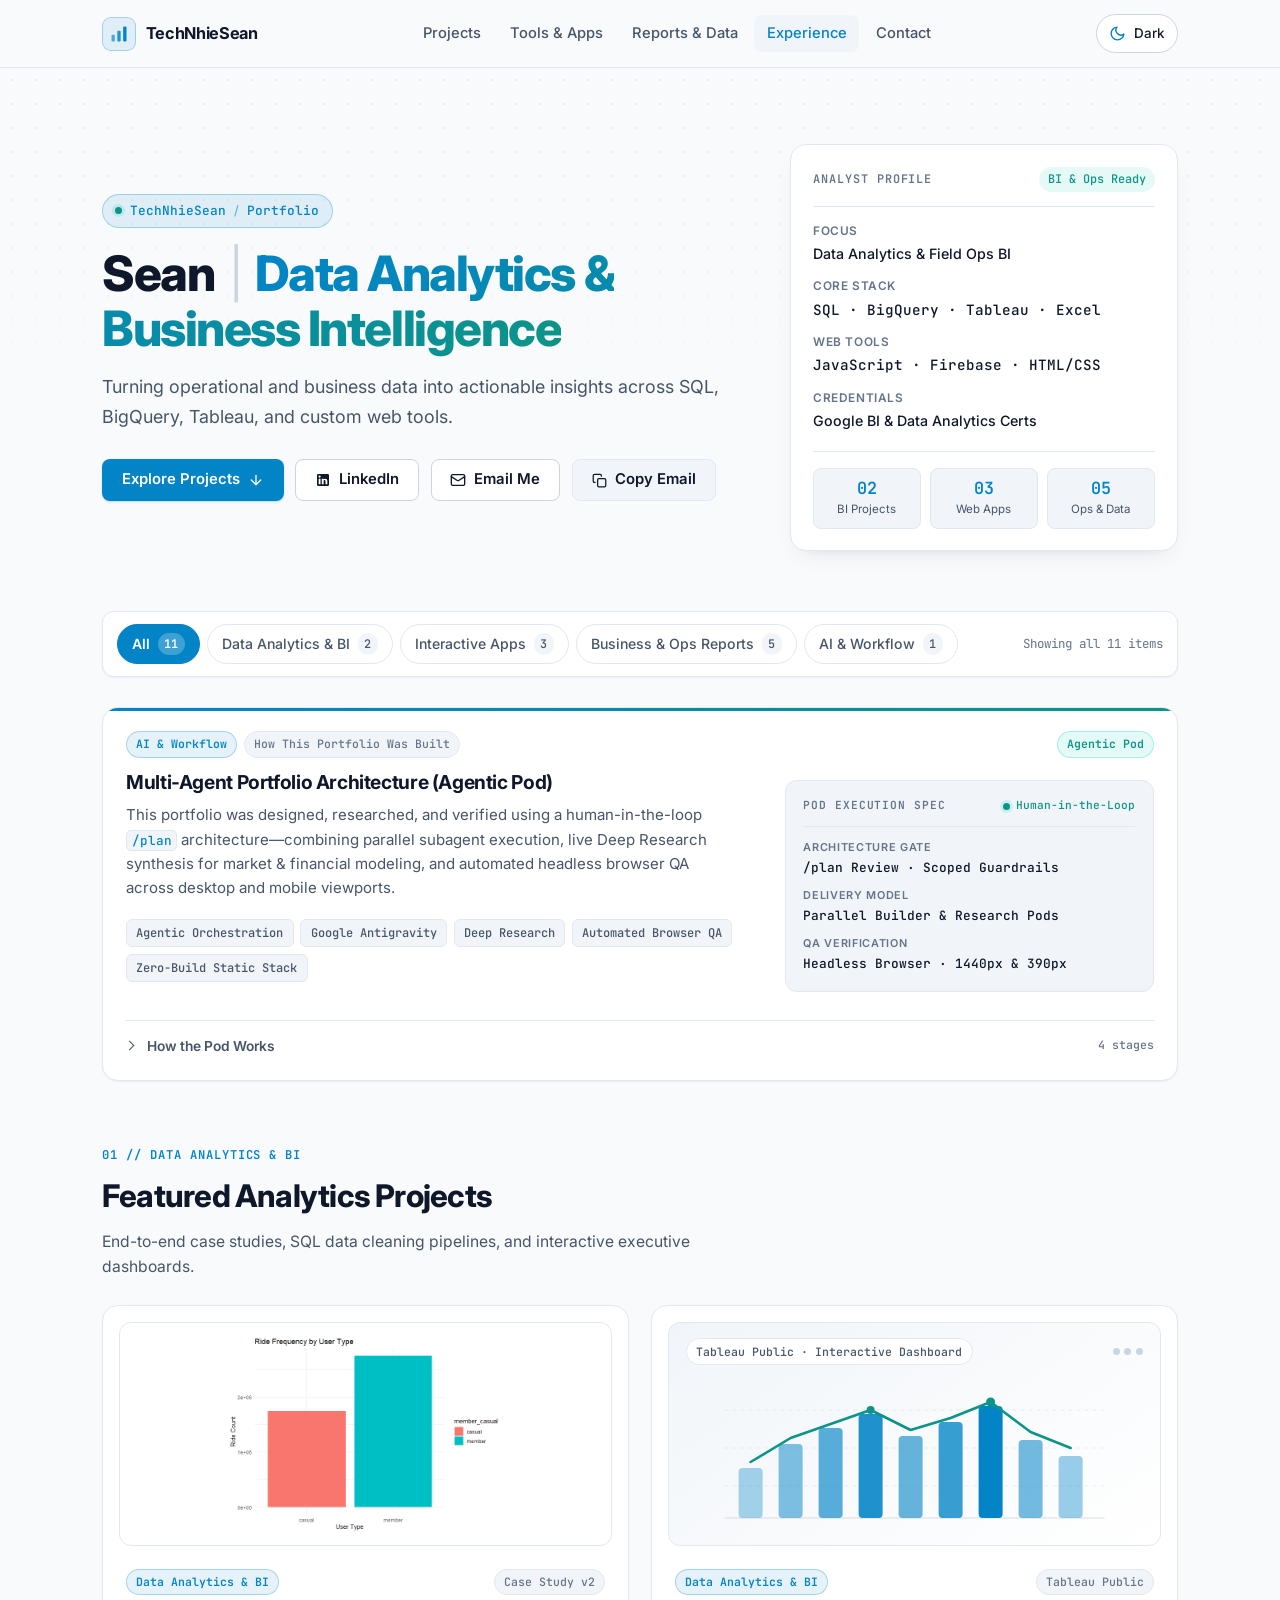
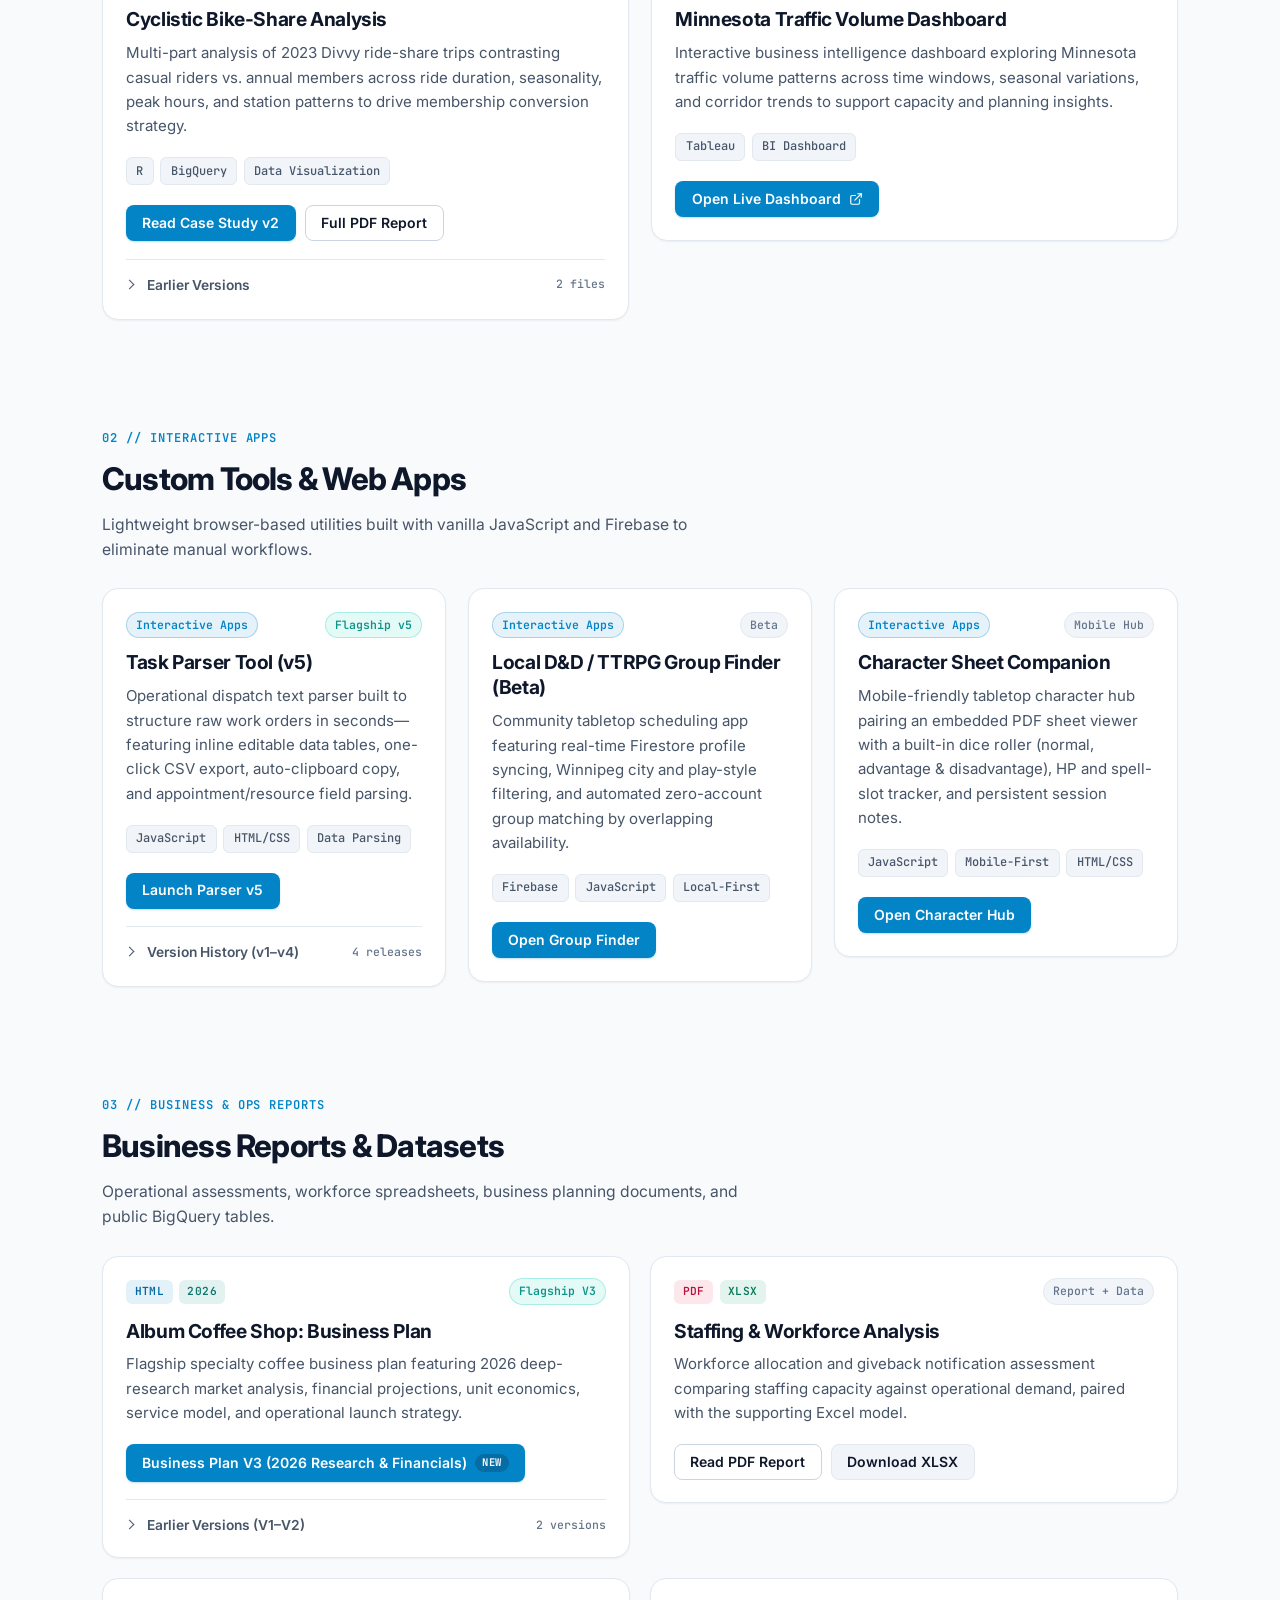
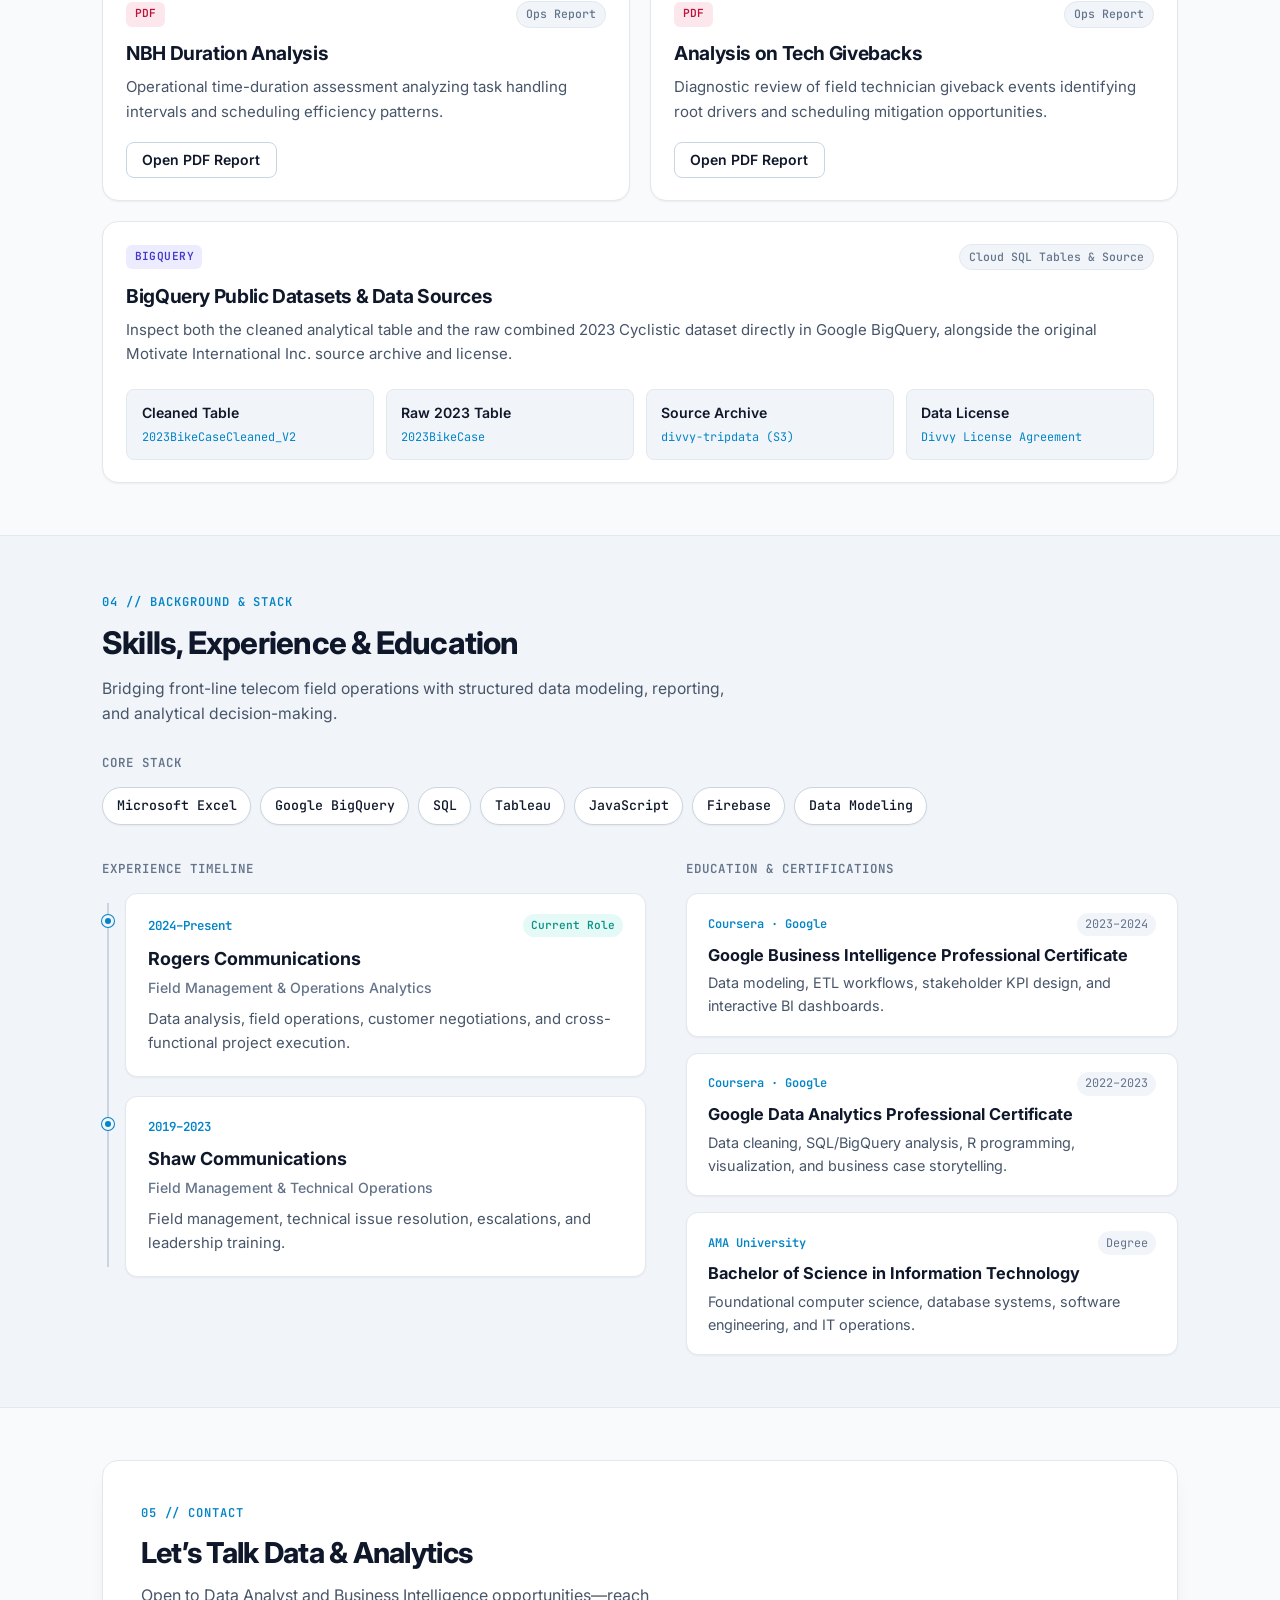
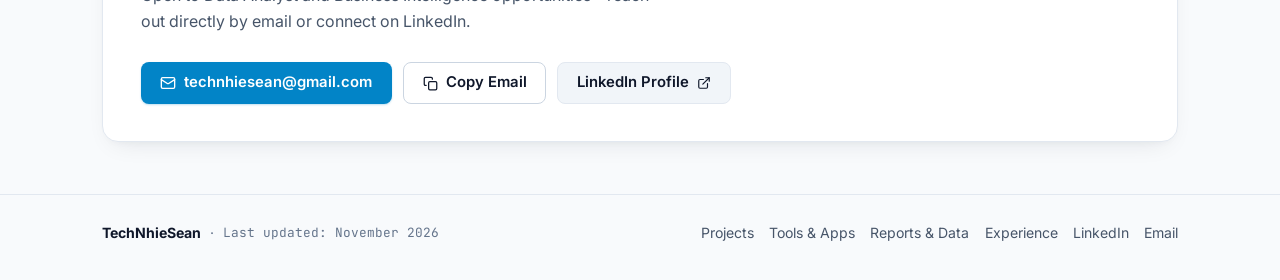
<file: index.html>
<!DOCTYPE html>
<html lang="en">
<head>
  <meta charset="UTF-8">
  <meta name="viewport" content="width=device-width, initial-scale=1.0">
  <title>TechNhieSean — Sean | Data Analytics &amp; Business Intelligence</title>
  <meta name="description" content="Sean's Data Analytics & Business Intelligence portfolio — turning operational and business data into actionable insights across SQL, BigQuery, Tableau, and custom web tools.">
  <meta property="og:title" content="TechNhieSean — Sean | Data Analytics & Business Intelligence">
  <meta property="og:description" content="Turning operational and business data into actionable insights across SQL, BigQuery, Tableau, and custom web tools.">
  <meta property="og:type" content="website">
  <meta property="og:url" content="https://technhiesean.github.io/index.html">
  <meta name="color-scheme" content="dark light">

  <!-- Fonts: Inter + JetBrains Mono -->
  <link rel="preconnect" href="https://fonts.googleapis.com">
  <link rel="preconnect" href="https://fonts.gstatic.com" crossorigin>
  <link href="https://fonts.googleapis.com/css2?family=Inter:wght@400;500;600;700;800&family=JetBrains+Mono:wght@400;500;600&display=swap" rel="stylesheet">

  <!-- Prevent theme flash before first paint -->
  <script>
    (function () {
      try {
        var saved = localStorage.getItem('portfolio-theme');
        if (saved !== 'dark' && saved !== 'light') {
          var legacy = localStorage.getItem('darkMode');
          if (legacy === '1') saved = 'dark';
          else if (legacy === '0') saved = 'light';
        }
        var theme = saved || (window.matchMedia && window.matchMedia('(prefers-color-scheme: dark)').matches ? 'dark' : 'light');
        document.documentElement.setAttribute('data-theme', theme);
      } catch (e) {
        document.documentElement.setAttribute('data-theme', 'dark');
      }
    })();
  </script>

  <link rel="stylesheet" href="portfolio.css">
</head>
<body id="top">
  <a class="skip-link" href="#main-content">Skip to main content</a>

  <!-- STICKY NAVIGATION -->
  <header class="site-header" id="site-header">
    <div class="container nav-inner">
      <a class="brand" href="#top" aria-label="TechNhieSean home">
        <span class="brand-mark" aria-hidden="true">
          <svg width="20" height="20" viewBox="0 0 24 24" fill="none">
            <rect x="3" y="13" width="4" height="8" rx="1.2" fill="currentColor" opacity="0.65"/>
            <rect x="10" y="8" width="4" height="13" rx="1.2" fill="currentColor" opacity="0.85"/>
            <rect x="17" y="3" width="4" height="18" rx="1.2" fill="currentColor"/>
          </svg>
        </span>
        <span class="brand-text">TechNhieSean</span>
      </a>

      <nav class="site-nav" id="site-nav" aria-label="Primary navigation">
        <a class="nav-link" href="#projects" data-nav-target="projects">Projects</a>
        <a class="nav-link" href="#tools-apps" data-nav-target="tools-apps">Tools &amp; Apps</a>
        <a class="nav-link" href="#reports-data" data-nav-target="reports-data">Reports &amp; Data</a>
        <a class="nav-link" href="#experience" data-nav-target="experience">Experience</a>
        <a class="nav-link" href="#contact" data-nav-target="contact">Contact</a>
      </nav>

      <div class="nav-actions">
        <button
          type="button"
          class="theme-toggle"
          id="theme-toggle"
          aria-label="Toggle dark and light mode"
          aria-pressed="false"
        >
          <span class="theme-icon theme-icon-sun" aria-hidden="true">
            <svg width="17" height="17" viewBox="0 0 24 24" fill="none" stroke="currentColor" stroke-width="2" stroke-linecap="round" stroke-linejoin="round">
              <circle cx="12" cy="12" r="4"/>
              <path d="M12 2v2M12 20v2M4.93 4.93l1.41 1.41M17.66 17.66l1.41 1.41M2 12h2M20 12h2M6.34 17.66l-1.41 1.41M19.07 4.93l-1.41 1.41"/>
            </svg>
          </span>
          <span class="theme-icon theme-icon-moon" aria-hidden="true">
            <svg width="17" height="17" viewBox="0 0 24 24" fill="none" stroke="currentColor" stroke-width="2" stroke-linecap="round" stroke-linejoin="round">
              <path d="M21 12.79A9 9 0 1 1 11.21 3 7 7 0 0 0 21 12.79z"/>
            </svg>
          </span>
          <span class="theme-label" id="theme-label">Theme</span>
        </button>

        <button
          type="button"
          class="nav-toggle"
          id="nav-toggle"
          aria-label="Toggle navigation menu"
          aria-expanded="false"
          aria-controls="site-nav"
        >
          <svg class="menu-icon-open" width="20" height="20" viewBox="0 0 24 24" fill="none" stroke="currentColor" stroke-width="2" stroke-linecap="round">
            <path d="M4 7h16M4 12h16M4 17h16"/>
          </svg>
          <svg class="menu-icon-close" width="20" height="20" viewBox="0 0 24 24" fill="none" stroke="currentColor" stroke-width="2" stroke-linecap="round">
            <path d="M6 6l12 12M18 6l-12 12"/>
          </svg>
        </button>
      </div>
    </div>
  </header>

  <main id="main-content">
    <!-- 1. HERO SECTION -->
    <section class="hero" aria-labelledby="hero-heading">
      <div class="hero-backdrop" aria-hidden="true"></div>
      <div class="container hero-grid">
        <div class="hero-copy">
          <div class="hero-eyebrow">
            <span class="status-dot" aria-hidden="true"></span>
            <span class="mono">TechNhieSean</span>
            <span class="eyebrow-sep" aria-hidden="true">/</span>
            <span class="mono">Portfolio</span>
          </div>

          <h1 id="hero-heading">
            Sean <span class="heading-divider" aria-hidden="true">|</span>
            <span class="heading-accent">Data Analytics &amp; Business Intelligence</span>
          </h1>

          <p class="hero-lead">
            Turning operational and business data into actionable insights across SQL, BigQuery, Tableau, and custom web tools.
          </p>

          <div class="hero-actions">
            <a class="btn btn-primary" href="#projects">
              <span>Explore Projects</span>
              <svg width="16" height="16" viewBox="0 0 24 24" fill="none" stroke="currentColor" stroke-width="2" stroke-linecap="round" stroke-linejoin="round" aria-hidden="true">
                <path d="M12 5v14M5 12l7 7 7-7"/>
              </svg>
            </a>

            <a class="btn btn-secondary" href="https://www.linkedin.com/in/technhiesean" target="_blank" rel="noopener noreferrer">
              <svg width="16" height="16" viewBox="0 0 24 24" fill="currentColor" aria-hidden="true">
                <path d="M19 3a2 2 0 0 1 2 2v14a2 2 0 0 1-2 2H5a2 2 0 0 1-2-2V5a2 2 0 0 1 2-2h14m-.5 15.5v-5.3a3.26 3.26 0 0 0-3.26-3.26c-.85 0-1.84.52-2.28 1.3v-1.11h-2.79v8.37h2.79v-4.93c0-.77.62-1.4 1.39-1.4a1.4 1.4 0 0 1 1.4 1.4v4.93h2.75M6.88 8.56a1.68 1.68 0 0 0 1.68-1.68c0-.93-.75-1.69-1.68-1.69a1.69 1.69 0 0 0-1.69 1.69c0 .93.76 1.68 1.69 1.68m1.39 9.94v-8.37H5.5v8.37h2.77z"/>
              </svg>
              <span>LinkedIn</span>
            </a>

            <a class="btn btn-secondary" href="mailto:technhiesean@gmail.com">
              <svg width="16" height="16" viewBox="0 0 24 24" fill="none" stroke="currentColor" stroke-width="2" stroke-linecap="round" stroke-linejoin="round" aria-hidden="true">
                <rect x="2" y="4" width="20" height="16" rx="2"/>
                <path d="m22 7-8.97 5.7a1.94 1.94 0 0 1-2.06 0L2 7"/>
              </svg>
              <span>Email Me</span>
            </a>

            <button
              type="button"
              class="btn btn-ghost copy-email-trigger"
              id="hero-copy-email"
              data-email="technhiesean@gmail.com"
              aria-label="Copy email address technhiesean@gmail.com"
            >
              <svg class="icon-copy" width="15" height="15" viewBox="0 0 24 24" fill="none" stroke="currentColor" stroke-width="2" stroke-linecap="round" stroke-linejoin="round" aria-hidden="true">
                <rect x="9" y="9" width="13" height="13" rx="2"/>
                <path d="M5 15H4a2 2 0 0 1-2-2V4a2 2 0 0 1 2-2h9a2 2 0 0 1 2 2v1"/>
              </svg>
              <svg class="icon-check" width="15" height="15" viewBox="0 0 24 24" fill="none" stroke="currentColor" stroke-width="2.4" stroke-linecap="round" stroke-linejoin="round" aria-hidden="true">
                <polyline points="20 6 9 17 4 12"/>
              </svg>
              <span class="copy-btn-text">Copy Email</span>
            </button>
          </div>
        </div>

        <aside class="hero-panel" aria-label="Portfolio overview">
          <div class="hero-panel-header">
            <span class="mono panel-title">ANALYST PROFILE</span>
            <span class="mono panel-status">BI &amp; Ops Ready</span>
          </div>
          <dl class="profile-metrics">
            <div class="metric-row">
              <dt>Focus</dt>
              <dd>Data Analytics &amp; Field Ops BI</dd>
            </div>
            <div class="metric-row">
              <dt>Core Stack</dt>
              <dd class="mono">SQL · BigQuery · Tableau · Excel</dd>
            </div>
            <div class="metric-row">
              <dt>Web Tools</dt>
              <dd class="mono">JavaScript · Firebase · HTML/CSS</dd>
            </div>
            <div class="metric-row">
              <dt>Credentials</dt>
              <dd>Google BI &amp; Data Analytics Certs</dd>
            </div>
          </dl>
          <div class="hero-panel-stats">
            <div class="stat-pill">
              <span class="stat-num mono">02</span>
              <span class="stat-label">BI Projects</span>
            </div>
            <div class="stat-pill">
              <span class="stat-num mono">03</span>
              <span class="stat-label">Web Apps</span>
            </div>
            <div class="stat-pill">
              <span class="stat-num mono">05</span>
              <span class="stat-label">Ops &amp; Data</span>
            </div>
          </div>
        </aside>
      </div>
    </section>

    <!-- 2. INTERACTIVE CATEGORY FILTER BAR -->
    <section class="filter-section" aria-label="Filter portfolio work by category">
      <div class="container">
        <div class="filter-bar">
          <div class="filter-pills" role="tablist" aria-label="Portfolio categories">
            <button type="button" class="filter-pill is-active" role="tab" aria-selected="true" data-filter="all">
              All <span class="pill-count mono">11</span>
            </button>
            <button type="button" class="filter-pill" role="tab" aria-selected="false" data-filter="analytics">
              Data Analytics &amp; BI <span class="pill-count mono">2</span>
            </button>
            <button type="button" class="filter-pill" role="tab" aria-selected="false" data-filter="apps">
              Interactive Apps <span class="pill-count mono">3</span>
            </button>
            <button type="button" class="filter-pill" role="tab" aria-selected="false" data-filter="reports">
              Business &amp; Ops Reports <span class="pill-count mono">5</span>
            </button>
            <button type="button" class="filter-pill" role="tab" aria-selected="false" data-filter="workflow">
              AI &amp; Workflow <span class="pill-count mono">1</span>
            </button>
          </div>
          <p class="filter-status mono" id="filter-status" aria-live="polite">Showing all 11 items</p>
        </div>
      </div>
    </section>

    <!-- 2B. FEATURED SHOWCASE: AGENTIC POD WORKFLOW -->
    <section class="work-group pod-callout-section" id="agentic-pod" data-group="workflow" aria-labelledby="pod-architecture-heading">
      <div class="container">
        <article class="card pod-card" data-category="workflow">
          <div class="card-body pod-card-body">
            <div class="card-meta-row">
              <div class="pod-meta-left">
                <span class="category-chip mono">AI &amp; Workflow</span>
                <span class="version-chip mono">How This Portfolio Was Built</span>
              </div>
              <span class="flagship-chip mono">Agentic Pod</span>
            </div>

            <div class="pod-card-layout">
              <div class="pod-card-copy">
                <h2 class="card-title pod-card-title" id="pod-architecture-heading">
                  Multi-Agent Portfolio Architecture (Agentic Pod)
                </h2>
                <p class="card-desc pod-card-desc">
                  This portfolio was designed, researched, and verified using a human-in-the-loop <code class="inline-code mono">/plan</code> architecture—combining parallel subagent execution, live Deep Research synthesis for market &amp; financial modeling, and automated headless browser QA across desktop and mobile viewports.
                </p>

                <ul class="badge-list pod-badge-list" aria-label="Agentic workflow technologies and practices">
                  <li class="badge mono">Agentic Orchestration</li>
                  <li class="badge mono">Google Antigravity</li>
                  <li class="badge mono">Deep Research</li>
                  <li class="badge mono">Automated Browser QA</li>
                  <li class="badge mono">Zero-Build Static Stack</li>
                </ul>
              </div>

              <aside class="pod-summary-panel" aria-label="Pod execution highlights">
                <div class="pod-summary-header">
                  <span class="mono pod-summary-title">POD EXECUTION SPEC</span>
                  <span class="pod-live-pill mono">
                    <span class="status-dot" aria-hidden="true"></span>
                    Human-in-the-Loop
                  </span>
                </div>
                <dl class="pod-spec-list">
                  <div class="pod-spec-row">
                    <dt>Architecture Gate</dt>
                    <dd class="mono">/plan Review · Scoped Guardrails</dd>
                  </div>
                  <div class="pod-spec-row">
                    <dt>Delivery Model</dt>
                    <dd class="mono">Parallel Builder &amp; Research Pods</dd>
                  </div>
                  <div class="pod-spec-row">
                    <dt>QA Verification</dt>
                    <dd class="mono">Headless Browser · 1440px &amp; 390px</dd>
                  </div>
                </dl>
              </aside>
            </div>

            <details class="version-drawer pod-drawer">
              <summary>
                <span>How the Pod Works</span>
                <span class="drawer-meta mono">4 stages</span>
              </summary>
              <ol class="pod-stages" aria-label="Four stages of the Agentic Pod workflow">
                <li class="pod-stage">
                  <div class="pod-stage-head">
                    <span class="pod-stage-tag mono">Plan</span>
                    <span class="pod-stage-arrow mono" aria-hidden="true">→</span>
                  </div>
                  <h3 class="pod-stage-title">1. Repo Audit &amp; /plan Gate</h3>
                  <p class="pod-stage-desc">
                    Maps repository structure, sets parallel file guardrails, and aligns on a human-approved <code class="inline-code mono">/plan</code> before edits begin.
                  </p>
                </li>
                <li class="pod-stage">
                  <div class="pod-stage-head">
                    <span class="pod-stage-tag mono">Execute</span>
                    <span class="pod-stage-arrow mono" aria-hidden="true">→</span>
                  </div>
                  <h3 class="pod-stage-title">2. Parallel Builder &amp; Research Pods</h3>
                  <p class="pod-stage-desc">
                    Dispatches scoped subagents concurrently—pairing frontend engineering with live Deep Research synthesis without file conflicts.
                  </p>
                </li>
                <li class="pod-stage">
                  <div class="pod-stage-head">
                    <span class="pod-stage-tag mono">Verify</span>
                    <span class="pod-stage-arrow mono" aria-hidden="true">→</span>
                  </div>
                  <h3 class="pod-stage-title">3. Isolated Browser QA Verification</h3>
                  <p class="pod-stage-desc">
                    Checks layout, dark/light tokens, interactive filters, and responsive fidelity at desktop (1440px) and mobile (390px) viewports.
                  </p>
                </li>
                <li class="pod-stage">
                  <div class="pod-stage-head">
                    <span class="pod-stage-tag mono">Ship</span>
                    <span class="pod-stage-check mono" aria-hidden="true">✓</span>
                  </div>
                  <h3 class="pod-stage-title">4. Git Checkpoint &amp; Deploy</h3>
                  <p class="pod-stage-desc">
                    Validates links, accessibility, and zero-build static assets before checkpointing clean commits to GitHub Pages.
                  </p>
                </li>
              </ol>
            </details>
          </div>
        </article>
      </div>
    </section>

    <!-- 3A. FEATURED ANALYTICS & BI PROJECTS -->
    <section class="section work-group" id="projects" data-group="analytics" aria-labelledby="projects-heading">
      <div class="container">
        <div class="section-header">
          <span class="section-eyebrow mono">01 // Data Analytics &amp; BI</span>
          <h2 id="projects-heading">Featured Analytics Projects</h2>
          <p class="section-desc">End-to-end case studies, SQL data cleaning pipelines, and interactive executive dashboards.</p>
        </div>

        <div class="featured-grid">
          <!-- Cyclistic Bike-Share Analysis -->
          <article class="card project-card card-featured" data-category="analytics">
            <figure class="project-media chart-canvas">
              <img
                src="cyclistic_bike_share_files/figure-gfm/ride_counts-1.png"
                alt="Cyclistic Ride Frequency by User Type chart comparing casual riders and annual members"
                loading="eager"
              >
            </figure>

            <div class="card-body">
              <div class="card-meta-row">
                <span class="category-chip mono">Data Analytics &amp; BI</span>
                <span class="version-chip mono">Case Study v2</span>
              </div>

              <h3 class="card-title">Cyclistic Bike-Share Analysis</h3>
              <p class="card-desc">
                Multi-part analysis of 2023 Divvy ride-share trips contrasting casual riders vs. annual members across ride duration, seasonality, peak hours, and station patterns to drive membership conversion strategy.
              </p>

              <ul class="badge-list" aria-label="Technologies used">
                <li class="badge mono">R</li>
                <li class="badge mono">BigQuery</li>
                <li class="badge mono">Data Visualization</li>
              </ul>

              <div class="card-actions">
                <a class="btn btn-primary btn-sm" href="cyclistic_bike_share_ver_2.html">
                  Read Case Study v2
                </a>
                <a class="btn btn-secondary btn-sm" href="2023_Bike_Usage_Patterns.pdf">
                  Full PDF Report
                </a>
              </div>

              <details class="version-drawer">
                <summary>
                  <span>Earlier Versions</span>
                  <span class="drawer-meta mono">2 files</span>
                </summary>
                <ul class="drawer-list">
                  <li>
                    <a href="cyclistic_bike_share.html">
                      <span>Cyclistic Case Study (v1)</span>
                      <span class="file-badge file-html mono">HTML</span>
                    </a>
                  </li>
                  <li>
                    <a href="Case_Study.pdf">
                      <span>Coursera Case Study Brief</span>
                      <span class="file-badge file-pdf mono">PDF</span>
                    </a>
                  </li>
                </ul>
              </details>
            </div>
          </article>

          <!-- Minnesota Traffic Volume Dashboard -->
          <article class="card project-card card-featured" data-category="analytics">
            <div class="project-media tableau-preview" aria-hidden="true">
              <div class="tableau-preview-top">
                <span class="mono tableau-pill">Tableau Public · Interactive Dashboard</span>
                <span class="mono tableau-dot-group"><i></i><i></i><i></i></span>
              </div>
              <svg class="tableau-svg" viewBox="0 0 420 155" fill="none" xmlns="http://www.w3.org/2000/svg">
                <line x1="20" y1="30" x2="400" y2="30" stroke="currentColor" stroke-opacity="0.12" stroke-dasharray="4 4"/>
                <line x1="20" y1="68" x2="400" y2="68" stroke="currentColor" stroke-opacity="0.12" stroke-dasharray="4 4"/>
                <line x1="20" y1="106" x2="400" y2="106" stroke="currentColor" stroke-opacity="0.12" stroke-dasharray="4 4"/>
                <line x1="20" y1="138" x2="400" y2="138" stroke="currentColor" stroke-opacity="0.22"/>
                <rect x="34" y="88" width="24" height="50" rx="4" fill="var(--accent)" fill-opacity="0.35"/>
                <rect x="74" y="64" width="24" height="74" rx="4" fill="var(--accent)" fill-opacity="0.5"/>
                <rect x="114" y="48" width="24" height="90" rx="4" fill="var(--accent)" fill-opacity="0.65"/>
                <rect x="154" y="34" width="24" height="104" rx="4" fill="var(--accent)" fill-opacity="0.88"/>
                <rect x="194" y="56" width="24" height="82" rx="4" fill="var(--accent)" fill-opacity="0.6"/>
                <rect x="234" y="42" width="24" height="96" rx="4" fill="var(--accent)" fill-opacity="0.78"/>
                <rect x="274" y="26" width="24" height="112" rx="4" fill="var(--accent)"/>
                <rect x="314" y="60" width="24" height="78" rx="4" fill="var(--accent)" fill-opacity="0.55"/>
                <rect x="354" y="76" width="24" height="62" rx="4" fill="var(--accent)" fill-opacity="0.4"/>
                <path d="M46 82 L86 58 L126 44 L166 30 L206 50 L246 38 L286 22 L326 52 L366 68" stroke="var(--accent-secondary)" stroke-width="2.6" stroke-linecap="round" stroke-linejoin="round"/>
                <circle cx="166" cy="30" r="4" fill="var(--accent-secondary)"/>
                <circle cx="286" cy="22" r="4.5" fill="var(--accent-secondary)"/>
              </svg>
            </div>

            <div class="card-body">
              <div class="card-meta-row">
                <span class="category-chip mono">Data Analytics &amp; BI</span>
                <span class="version-chip mono">Tableau Public</span>
              </div>

              <h3 class="card-title">Minnesota Traffic Volume Dashboard</h3>
              <p class="card-desc">
                Interactive business intelligence dashboard exploring Minnesota traffic volume patterns across time windows, seasonal variations, and corridor trends to support capacity and planning insights.
              </p>

              <ul class="badge-list" aria-label="Technologies used">
                <li class="badge mono">Tableau</li>
                <li class="badge mono">BI Dashboard</li>
              </ul>

              <div class="card-actions">
                <a
                  class="btn btn-primary btn-sm"
                  href="https://public.tableau.com/views/MinnesotaTrafficVolumeChartsDashboard/Dashboard1?:language=en-US&:sid=&:redirect=auth&:display_count=n&:origin=viz_share_link"
                  target="_blank"
                  rel="noopener noreferrer"
                >
                  <span>Open Live Dashboard</span>
                  <svg width="14" height="14" viewBox="0 0 24 24" fill="none" stroke="currentColor" stroke-width="2" stroke-linecap="round" stroke-linejoin="round" aria-hidden="true">
                    <path d="M18 13v6a2 2 0 0 1-2 2H5a2 2 0 0 1-2-2V8a2 2 0 0 1 2-2h6"/>
                    <polyline points="15 3 21 3 21 9"/>
                    <line x1="10" y1="14" x2="21" y2="3"/>
                  </svg>
                </a>
              </div>
            </div>
          </article>
        </div>
      </div>
    </section>

    <!-- 3B. INTERACTIVE TOOLS & APPS -->
    <section class="section work-group" id="tools-apps" data-group="apps" aria-labelledby="tools-heading">
      <div class="container">
        <div class="section-header">
          <span class="section-eyebrow mono">02 // Interactive Apps</span>
          <h2 id="tools-heading">Custom Tools &amp; Web Apps</h2>
          <p class="section-desc">Lightweight browser-based utilities built with vanilla JavaScript and Firebase to eliminate manual workflows.</p>
        </div>

        <div class="apps-grid">
          <!-- Task Parser Tool (v5) -->
          <article class="card project-card" data-category="apps">
            <div class="card-body">
              <div class="card-meta-row">
                <span class="category-chip mono">Interactive Apps</span>
                <span class="flagship-chip mono">Flagship v5</span>
              </div>

              <h3 class="card-title">Task Parser Tool (v5)</h3>
              <p class="card-desc">
                Operational dispatch text parser built to structure raw work orders in seconds—featuring inline editable data tables, one-click CSV export, auto-clipboard copy, and appointment/resource field parsing.
              </p>

              <ul class="badge-list" aria-label="Technologies used">
                <li class="badge mono">JavaScript</li>
                <li class="badge mono">HTML/CSS</li>
                <li class="badge mono">Data Parsing</li>
              </ul>

              <div class="card-actions">
                <a class="btn btn-primary btn-sm" href="parser_V5.html">
                  Launch Parser v5
                </a>
              </div>

              <details class="version-drawer">
                <summary>
                  <span>Version History (v1–v4)</span>
                  <span class="drawer-meta mono">4 releases</span>
                </summary>
                <ul class="drawer-list">
                  <li>
                    <a href="parser_V4.html">
                      <span>v4 — Appointment window &amp; resource fields</span>
                      <span class="file-badge file-html mono">v4</span>
                    </a>
                  </li>
                  <li>
                    <a href="parser_V3.html">
                      <span>v3 — Dark mode UI &amp; toast feedback</span>
                      <span class="file-badge file-html mono">v3</span>
                    </a>
                  </li>
                  <li>
                    <a href="parser_V2.html">
                      <span>v2 — Improved parsing &amp; accessibility</span>
                      <span class="file-badge file-html mono">v2</span>
                    </a>
                  </li>
                  <li>
                    <a href="parser.html">
                      <span>v1 — Initial text-to-task parser</span>
                      <span class="file-badge file-html mono">v1</span>
                    </a>
                  </li>
                </ul>
              </details>
            </div>
          </article>

          <!-- Local D&D / TTRPG Group Finder (Beta) -->
          <article class="card project-card" data-category="apps">
            <div class="card-body">
              <div class="card-meta-row">
                <span class="category-chip mono">Interactive Apps</span>
                <span class="version-chip mono">Beta</span>
              </div>

              <h3 class="card-title">Local D&amp;D / TTRPG Group Finder (Beta)</h3>
              <p class="card-desc">
                Community tabletop scheduling app featuring real-time Firestore profile syncing, Winnipeg city and play-style filtering, and automated zero-account group matching by overlapping availability.
              </p>

              <ul class="badge-list" aria-label="Technologies used">
                <li class="badge mono">Firebase</li>
                <li class="badge mono">JavaScript</li>
                <li class="badge mono">Local-First</li>
              </ul>

              <div class="card-actions">
                <a class="btn btn-primary btn-sm" href="lfg-finder.html">
                  Open Group Finder
                </a>
              </div>
            </div>
          </article>

          <!-- Character Sheet Companion -->
          <article class="card project-card" data-category="apps">
            <div class="card-body">
              <div class="card-meta-row">
                <span class="category-chip mono">Interactive Apps</span>
                <span class="version-chip mono">Mobile Hub</span>
              </div>

              <h3 class="card-title">Character Sheet Companion</h3>
              <p class="card-desc">
                Mobile-friendly tabletop character hub pairing an embedded PDF sheet viewer with a built-in dice roller (normal, advantage &amp; disadvantage), HP and spell-slot tracker, and persistent session notes.
              </p>

              <ul class="badge-list" aria-label="Technologies used">
                <li class="badge mono">JavaScript</li>
                <li class="badge mono">Mobile-First</li>
                <li class="badge mono">HTML/CSS</li>
              </ul>

              <div class="card-actions">
                <a class="btn btn-primary btn-sm" href="dnd-character.html">
                  Open Character Hub
                </a>
              </div>
            </div>
          </article>
        </div>
      </div>
    </section>

    <!-- 4. BUSINESS REPORTS & DATASETS GRID -->
    <section class="section work-group" id="reports-data" data-group="reports" aria-labelledby="reports-heading">
      <div class="container">
        <div class="section-header">
          <span class="section-eyebrow mono">03 // Business &amp; Ops Reports</span>
          <h2 id="reports-heading">Business Reports &amp; Datasets</h2>
          <p class="section-desc">Operational assessments, workforce spreadsheets, business planning documents, and public BigQuery tables.</p>
        </div>

        <div class="reports-grid">
          <!-- Album Coffee Shop: Business Plan (V3 Flagship) -->
          <article class="card resource-card" data-category="reports">
            <div class="resource-header">
              <div class="file-badges">
                <span class="file-badge file-html mono">HTML</span>
                <span class="file-badge file-new mono">2026</span>
              </div>
              <span class="flagship-chip mono">Flagship V3</span>
            </div>
            <h3 class="card-title">Album Coffee Shop: Business Plan</h3>
            <p class="card-desc">
              Flagship specialty coffee business plan featuring 2026 deep-research market analysis, financial projections, unit economics, service model, and operational launch strategy.
            </p>
            <div class="card-actions">
              <a class="btn btn-primary btn-sm btn-wrap" href="/Album_Business_Plan_V3.html">
                <span>Business Plan V3 (2026 Research &amp; Financials)</span>
                <span class="btn-badge mono">NEW</span>
              </a>
            </div>

            <details class="version-drawer">
              <summary>
                <span>Earlier Versions (V1–V2)</span>
                <span class="drawer-meta mono">2 versions</span>
              </summary>
              <ul class="drawer-list">
                <li>
                  <a href="/Album_Business_Plan_06-07-2025_V2.html">
                    <span>Business Plan V2 (June 2025)</span>
                    <span class="file-badge file-html mono">V2</span>
                  </a>
                </li>
                <li>
                  <a href="/Album_Business_Plan_06-07-2025.html">
                    <span>Business Plan V1 (Initial Draft)</span>
                    <span class="file-badge file-html mono">V1</span>
                  </a>
                </li>
              </ul>
            </details>
          </article>

          <!-- Staffing & Workforce Analysis -->
          <article class="card resource-card" data-category="reports">
            <div class="resource-header">
              <div class="file-badges">
                <span class="file-badge file-pdf mono">PDF</span>
                <span class="file-badge file-xlsx mono">XLSX</span>
              </div>
              <span class="version-chip mono">Report + Data</span>
            </div>
            <h3 class="card-title">Staffing &amp; Workforce Analysis</h3>
            <p class="card-desc">
              Workforce allocation and giveback notification assessment comparing staffing capacity against operational demand, paired with the supporting Excel model.
            </p>
            <div class="card-actions">
              <a class="btn btn-secondary btn-sm" href="Staffing_Analysis.pdf">Read PDF Report</a>
              <a class="btn btn-ghost btn-sm" href="GivebackNotification_VS_Workforce.xlsx">Download XLSX</a>
            </div>
          </article>

          <!-- NBH Duration Analysis -->
          <article class="card resource-card" data-category="reports">
            <div class="resource-header">
              <div class="file-badges">
                <span class="file-badge file-pdf mono">PDF</span>
              </div>
              <span class="version-chip mono">Ops Report</span>
            </div>
            <h3 class="card-title">NBH Duration Analysis</h3>
            <p class="card-desc">
              Operational time-duration assessment analyzing task handling intervals and scheduling efficiency patterns.
            </p>
            <div class="card-actions">
              <a class="btn btn-secondary btn-sm" href="NBH_Duration.pdf">Open PDF Report</a>
            </div>
          </article>

          <!-- Analysis on Tech Givebacks -->
          <article class="card resource-card" data-category="reports">
            <div class="resource-header">
              <div class="file-badges">
                <span class="file-badge file-pdf mono">PDF</span>
              </div>
              <span class="version-chip mono">Ops Report</span>
            </div>
            <h3 class="card-title">Analysis on Tech Givebacks</h3>
            <p class="card-desc">
              Diagnostic review of field technician giveback events identifying root drivers and scheduling mitigation opportunities.
            </p>
            <div class="card-actions">
              <a class="btn btn-secondary btn-sm" href="Analysis_on_Giveback.pdf">Open PDF Report</a>
            </div>
          </article>

          <!-- BigQuery Public Datasets (full-width balanced bottom row) -->
          <article class="card resource-card resource-card-wide" data-category="reports">
            <div class="resource-header">
              <div class="file-badges">
                <span class="file-badge file-bq mono">BigQuery</span>
              </div>
              <span class="version-chip mono">Cloud SQL Tables &amp; Source</span>
            </div>
            <h3 class="card-title">BigQuery Public Datasets &amp; Data Sources</h3>
            <p class="card-desc">
              Inspect both the cleaned analytical table and the raw combined 2023 Cyclistic dataset directly in Google BigQuery, alongside the original Motivate International Inc. source archive and license.
            </p>
            <div class="dataset-links">
              <a
                class="dataset-chip"
                href="https://console.cloud.google.com/bigquery?ws=!1m5!1m4!4m3!1sprojectechnhiesean!2sBikeCase!3s2023BikeCaseCleaned_V2"
                target="_blank"
                rel="noopener noreferrer"
              >
                <span class="dataset-chip-title">Cleaned Table</span>
                <span class="dataset-chip-sub mono">2023BikeCaseCleaned_V2</span>
              </a>

              <a
                class="dataset-chip"
                href="https://console.cloud.google.com/bigquery?ws=!1m5!1m4!4m3!1sprojectechnhiesean!2sBikeCase!3s2023BikeCase"
                target="_blank"
                rel="noopener noreferrer"
              >
                <span class="dataset-chip-title">Raw 2023 Table</span>
                <span class="dataset-chip-sub mono">2023BikeCase</span>
              </a>

              <a
                class="dataset-chip"
                href="https://divvy-tripdata.s3.amazonaws.com/index.html"
                target="_blank"
                rel="noopener noreferrer"
              >
                <span class="dataset-chip-title">Source Archive</span>
                <span class="dataset-chip-sub mono">divvy-tripdata (S3)</span>
              </a>

              <a
                class="dataset-chip"
                href="https://divvybikes.com/data-license-agreement"
                target="_blank"
                rel="noopener noreferrer"
              >
                <span class="dataset-chip-title">Data License</span>
                <span class="dataset-chip-sub mono">Divvy License Agreement</span>
              </a>
            </div>
          </article>
        </div>
      </div>
    </section>

    <!-- 5. RESUME, SKILLS & EXPERIENCE TIMELINE -->
    <section class="section section-alt" id="experience" aria-labelledby="experience-heading">
      <div class="container">
        <div class="section-header">
          <span class="section-eyebrow mono">04 // Background &amp; Stack</span>
          <h2 id="experience-heading">Skills, Experience &amp; Education</h2>
          <p class="section-desc">Bridging front-line telecom field operations with structured data modeling, reporting, and analytical decision-making.</p>
        </div>

        <!-- Core Stack Badges -->
        <div class="stack-block">
          <h3 class="subsection-label mono">Core Stack</h3>
          <ul class="stack-badges" aria-label="Core technical skills">
            <li class="stack-badge mono">Microsoft Excel</li>
            <li class="stack-badge mono">Google BigQuery</li>
            <li class="stack-badge mono">SQL</li>
            <li class="stack-badge mono">Tableau</li>
            <li class="stack-badge mono">JavaScript</li>
            <li class="stack-badge mono">Firebase</li>
            <li class="stack-badge mono">Data Modeling</li>
          </ul>
        </div>

        <div class="resume-grid">
          <!-- Experience Timeline -->
          <div class="resume-column">
            <h3 class="subsection-label mono">Experience Timeline</h3>
            <ol class="timeline">
              <li class="timeline-item">
                <div class="timeline-marker" aria-hidden="true"></div>
                <div class="timeline-card">
                  <div class="timeline-meta">
                    <span class="timeline-date mono">2024–Present</span>
                    <span class="timeline-role-tag mono">Current Role</span>
                  </div>
                  <h4>Rogers Communications</h4>
                  <p class="timeline-subtitle">Field Management &amp; Operations Analytics</p>
                  <p class="timeline-desc">
                    Data analysis, field operations, customer negotiations, and cross-functional project execution.
                  </p>
                </div>
              </li>

              <li class="timeline-item">
                <div class="timeline-marker" aria-hidden="true"></div>
                <div class="timeline-card">
                  <div class="timeline-meta">
                    <span class="timeline-date mono">2019–2023</span>
                  </div>
                  <h4>Shaw Communications</h4>
                  <p class="timeline-subtitle">Field Management &amp; Technical Operations</p>
                  <p class="timeline-desc">
                    Field management, technical issue resolution, escalations, and leadership training.
                  </p>
                </div>
              </li>
            </ol>
          </div>

          <!-- Education & Certifications -->
          <div class="resume-column">
            <h3 class="subsection-label mono">Education &amp; Certifications</h3>
            <div class="edu-list">
              <article class="edu-card">
                <div class="edu-top">
                  <span class="edu-org mono">Coursera · Google</span>
                  <span class="edu-date mono">2023–2024</span>
                </div>
                <h4>Google Business Intelligence Professional Certificate</h4>
                <p>Data modeling, ETL workflows, stakeholder KPI design, and interactive BI dashboards.</p>
              </article>

              <article class="edu-card">
                <div class="edu-top">
                  <span class="edu-org mono">Coursera · Google</span>
                  <span class="edu-date mono">2022–2023</span>
                </div>
                <h4>Google Data Analytics Professional Certificate</h4>
                <p>Data cleaning, SQL/BigQuery analysis, R programming, visualization, and business case storytelling.</p>
              </article>

              <article class="edu-card">
                <div class="edu-top">
                  <span class="edu-org mono">AMA University</span>
                  <span class="edu-date mono">Degree</span>
                </div>
                <h4>Bachelor of Science in Information Technology</h4>
                <p>Foundational computer science, database systems, software engineering, and IT operations.</p>
              </article>
            </div>
          </div>
        </div>
      </div>
    </section>

    <!-- 6. CONTACT CALLOUT -->
    <section class="section contact-section" id="contact" aria-labelledby="contact-heading">
      <div class="container">
        <div class="contact-card">
          <div class="contact-copy">
            <span class="section-eyebrow mono">05 // Contact</span>
            <h2 id="contact-heading">Let’s Talk Data &amp; Analytics</h2>
            <p>
              Open to Data Analyst and Business Intelligence opportunities—reach out directly by email or connect on LinkedIn.
            </p>
          </div>

          <div class="contact-actions">
            <a class="btn btn-primary" href="mailto:technhiesean@gmail.com">
              <svg width="16" height="16" viewBox="0 0 24 24" fill="none" stroke="currentColor" stroke-width="2" stroke-linecap="round" stroke-linejoin="round" aria-hidden="true">
                <rect x="2" y="4" width="20" height="16" rx="2"/>
                <path d="m22 7-8.97 5.7a1.94 1.94 0 0 1-2.06 0L2 7"/>
              </svg>
              <span>technhiesean@gmail.com</span>
            </a>

            <button
              type="button"
              class="btn btn-secondary copy-email-trigger"
              data-email="technhiesean@gmail.com"
              aria-label="Copy email address technhiesean@gmail.com"
            >
              <svg class="icon-copy" width="15" height="15" viewBox="0 0 24 24" fill="none" stroke="currentColor" stroke-width="2" stroke-linecap="round" stroke-linejoin="round" aria-hidden="true">
                <rect x="9" y="9" width="13" height="13" rx="2"/>
                <path d="M5 15H4a2 2 0 0 1-2-2V4a2 2 0 0 1 2-2h9a2 2 0 0 1 2 2v1"/>
              </svg>
              <svg class="icon-check" width="15" height="15" viewBox="0 0 24 24" fill="none" stroke="currentColor" stroke-width="2.4" stroke-linecap="round" stroke-linejoin="round" aria-hidden="true">
                <polyline points="20 6 9 17 4 12"/>
              </svg>
              <span class="copy-btn-text">Copy Email</span>
            </button>

            <a class="btn btn-ghost" href="https://www.linkedin.com/in/technhiesean" target="_blank" rel="noopener noreferrer">
              <span>LinkedIn Profile</span>
              <svg width="14" height="14" viewBox="0 0 24 24" fill="none" stroke="currentColor" stroke-width="2" stroke-linecap="round" stroke-linejoin="round" aria-hidden="true">
                <path d="M18 13v6a2 2 0 0 1-2 2H5a2 2 0 0 1-2-2V8a2 2 0 0 1 2-2h6"/>
                <polyline points="15 3 21 3 21 9"/>
                <line x1="10" y1="14" x2="21" y2="3"/>
              </svg>
            </a>
          </div>
        </div>
      </div>
    </section>
  </main>

  <!-- FOOTER -->
  <footer class="site-footer">
    <div class="container footer-inner">
      <div class="footer-brand">
        <span class="brand-text">TechNhieSean</span>
        <span class="footer-sep" aria-hidden="true">·</span>
        <span class="footer-updated mono">Last updated: November 2026</span>
      </div>

      <nav class="footer-links" aria-label="Footer quick links">
        <a href="#projects">Projects</a>
        <a href="#tools-apps">Tools &amp; Apps</a>
        <a href="#reports-data">Reports &amp; Data</a>
        <a href="#experience">Experience</a>
        <a href="https://www.linkedin.com/in/technhiesean" target="_blank" rel="noopener noreferrer">LinkedIn</a>
        <a href="mailto:technhiesean@gmail.com">Email</a>
      </nav>
    </div>
  </footer>

  <!-- TOAST NOTIFICATION -->
  <div class="toast" id="toast" role="status" aria-live="polite" aria-atomic="true"></div>

  <script src="portfolio.js" defer></script>
</body>
</html>
</file>
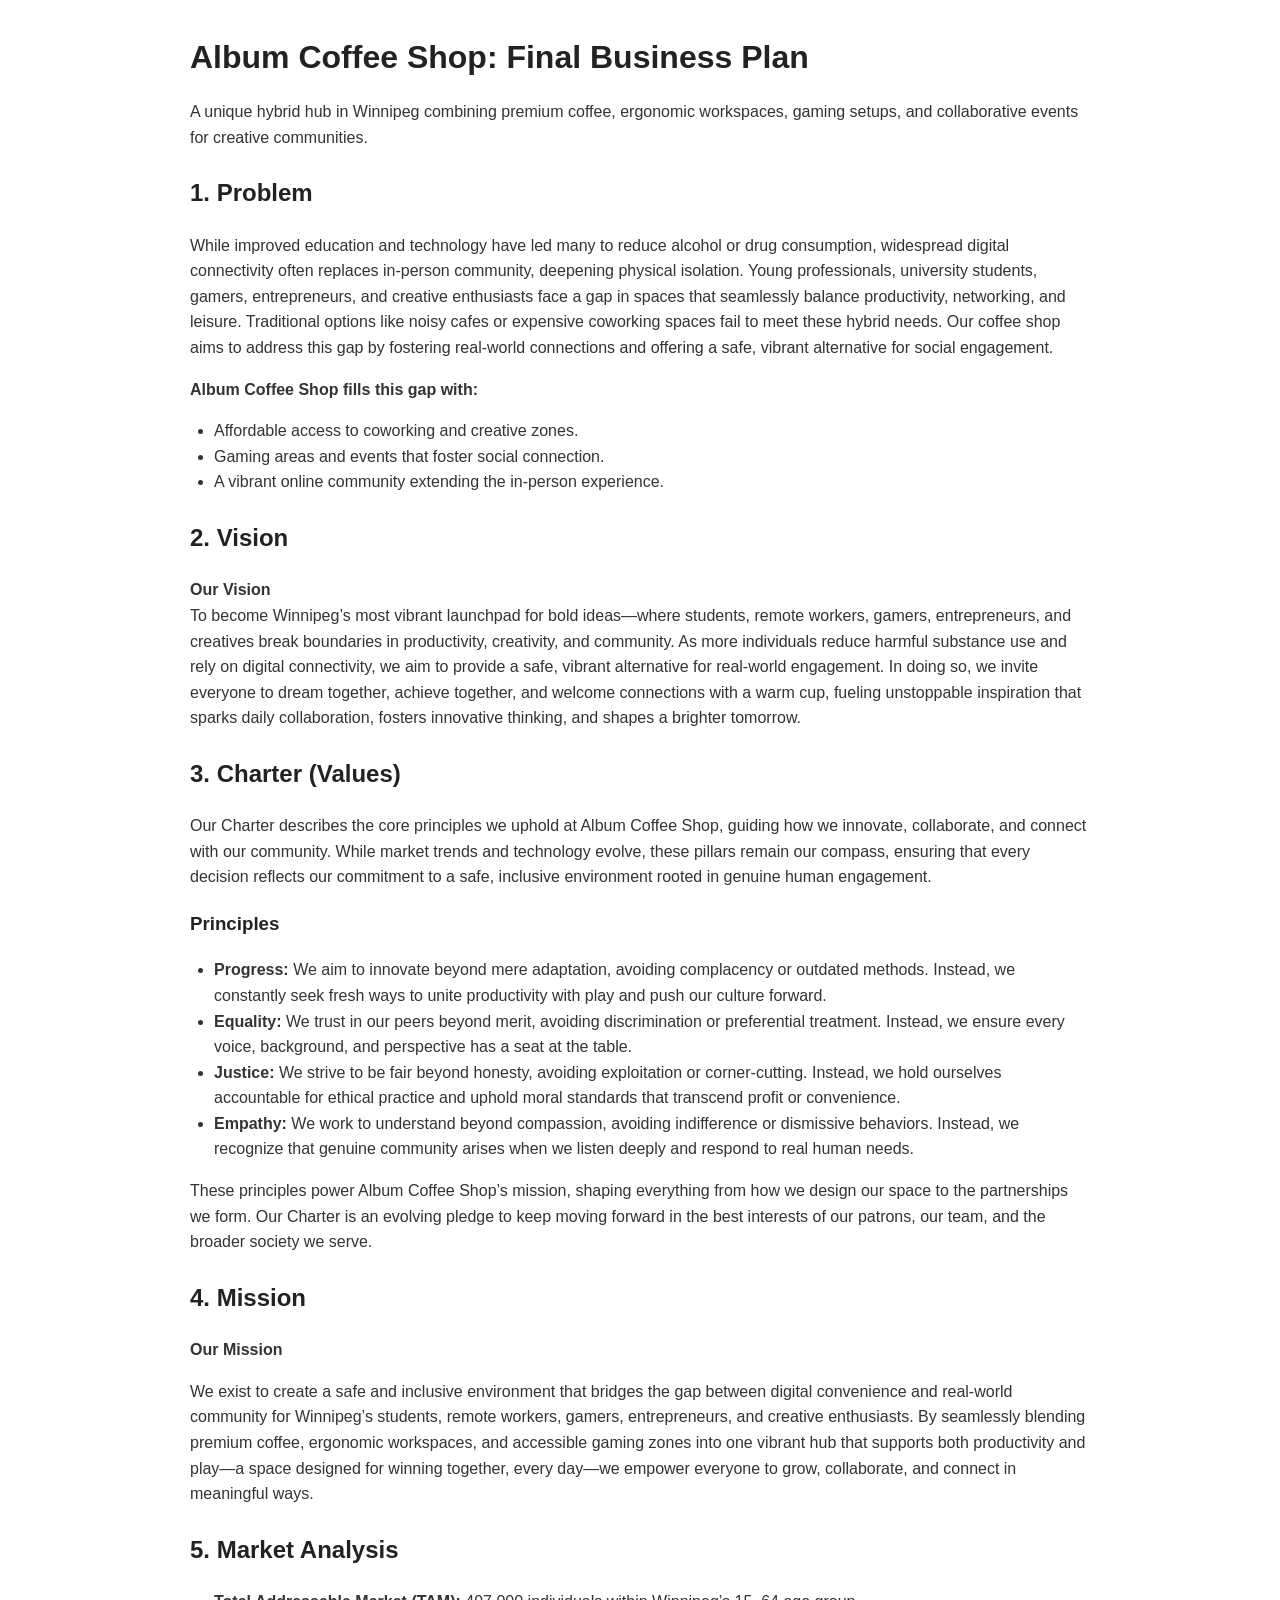
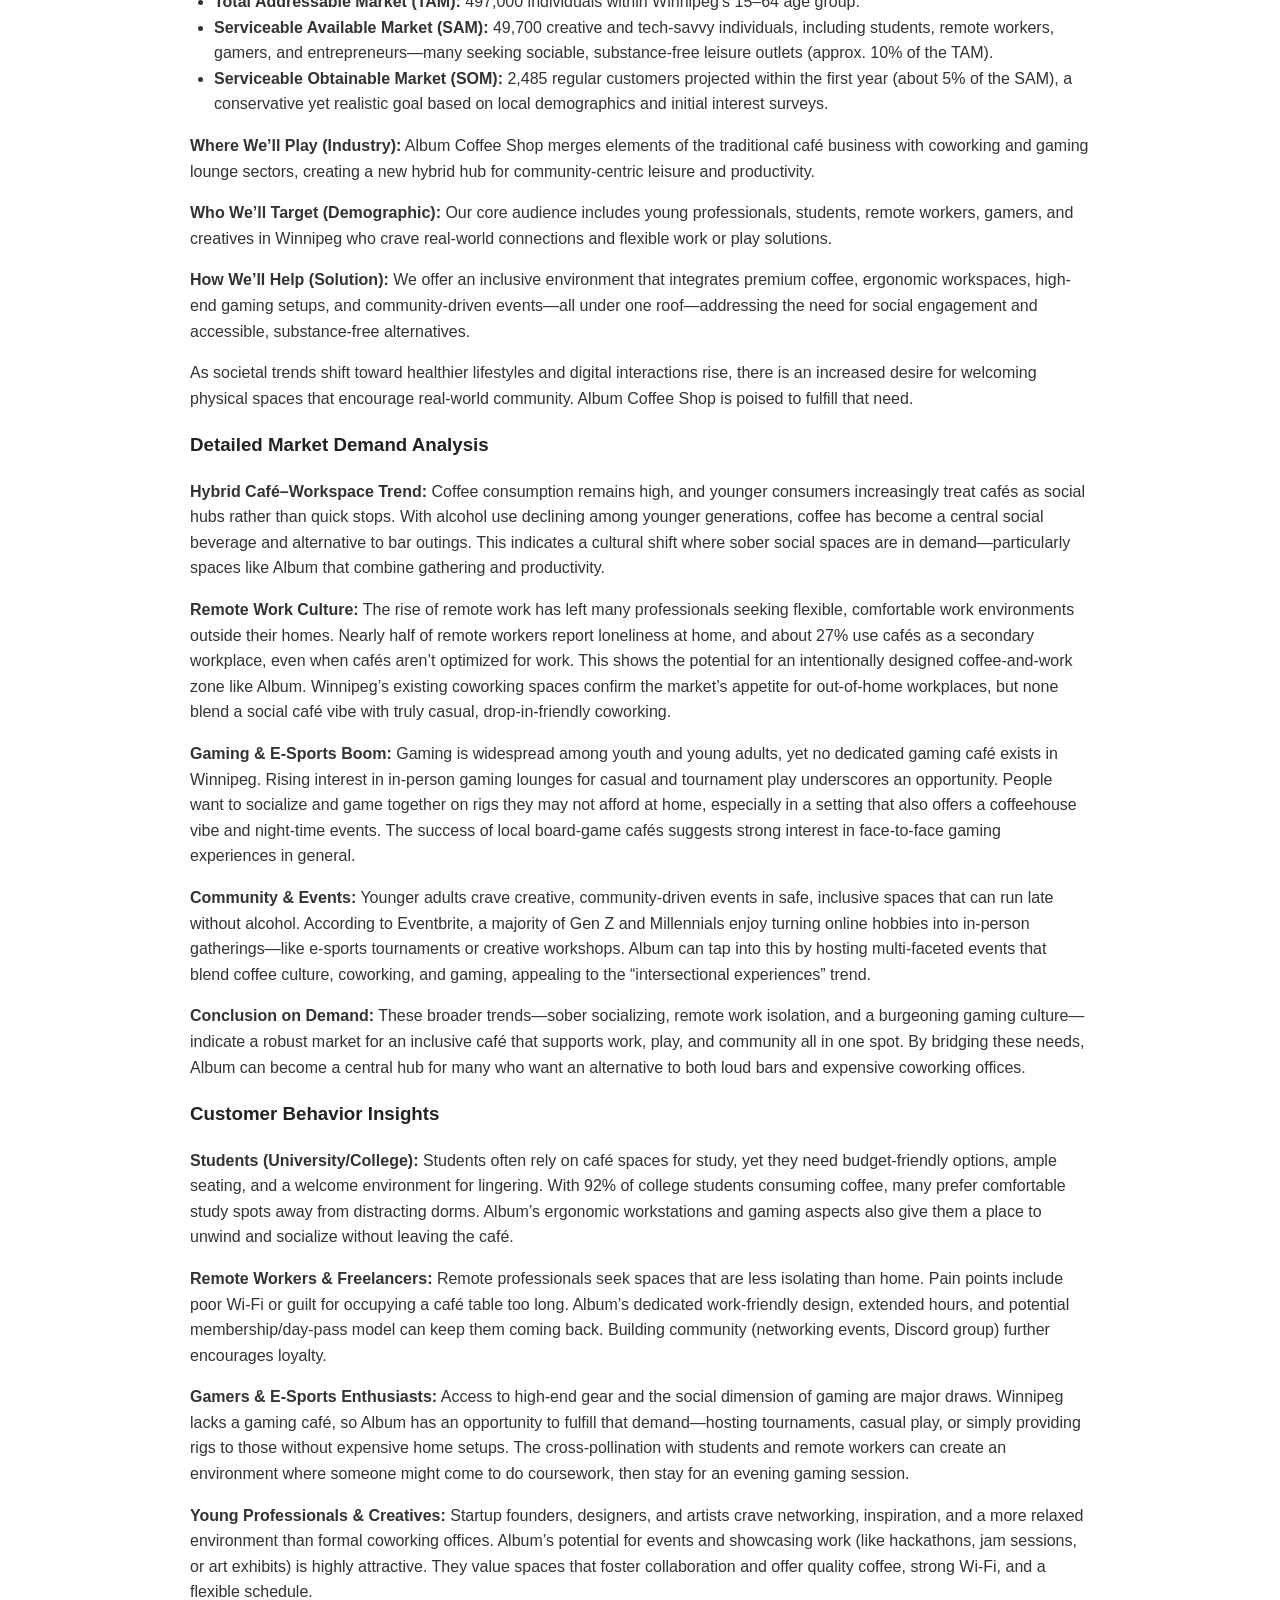
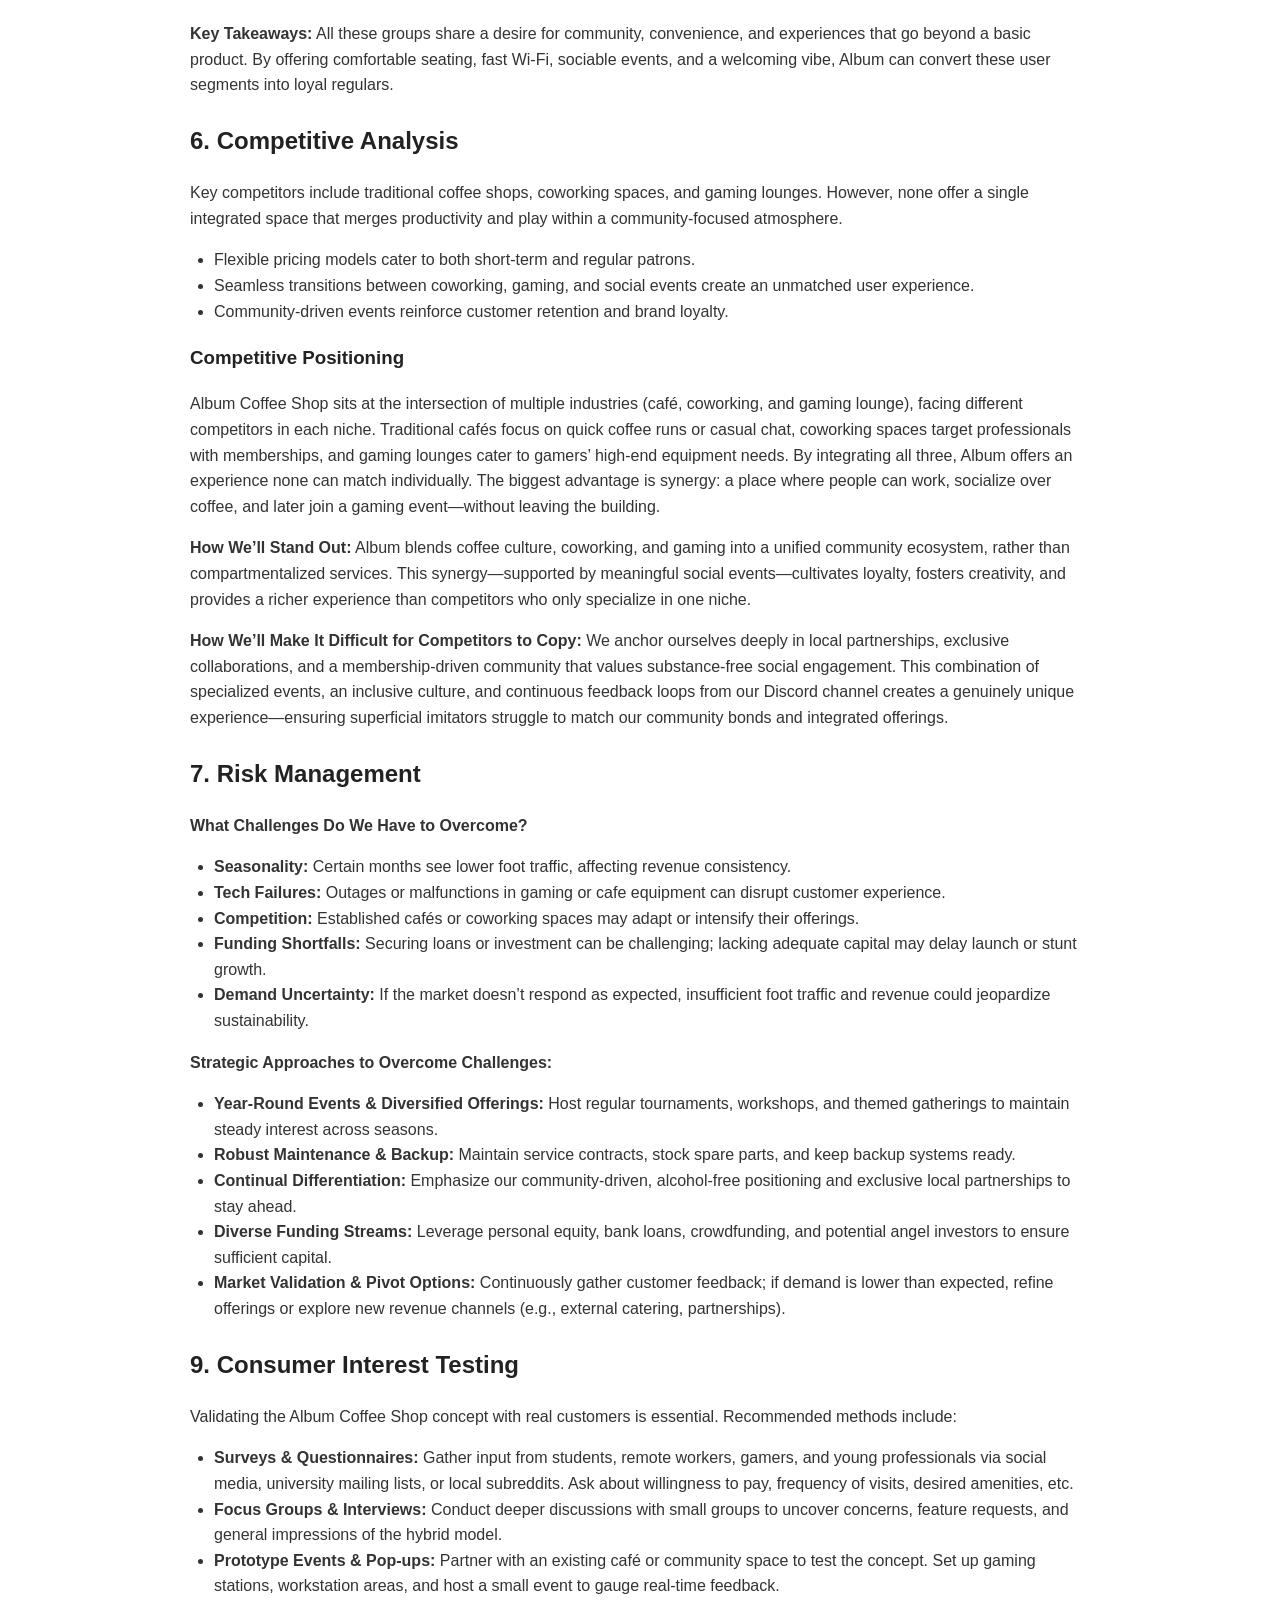
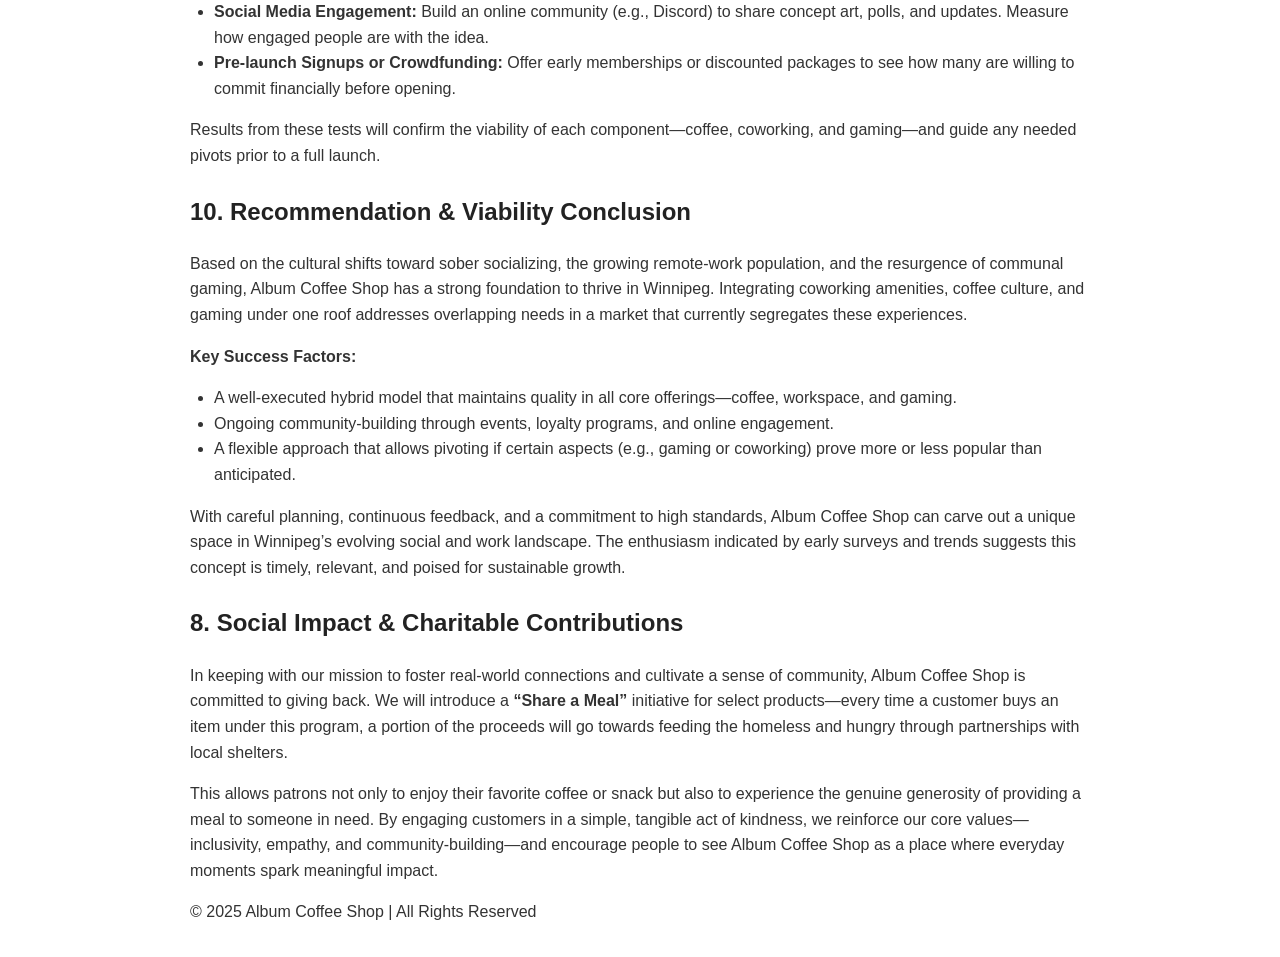
<file: Album_Business_Plan_03-13-2025.html>
<!DOCTYPE html>
<html lang="en">
<head>
  <meta charset="UTF-8" />
  <meta name="viewport" content="width=device-width, initial-scale=1.0" />
  <title>Album Coffee Shop: Business Plan (March 13, 2025) — TechNhieSean</title>
  <meta name="description" content="March 2025 Winnipeg business plan for Album Coffee Shop, combining premium coffee, ergonomic workspaces, gaming setups, and the Share a Meal initiative.">
  <meta property="og:title" content="Album Coffee Shop: Business Plan (March 13, 2025) — TechNhieSean">
  <meta property="og:description" content="March 2025 Winnipeg business plan for Album Coffee Shop, combining premium coffee, ergonomic workspaces, gaming setups, and the Share a Meal initiative.">
  <meta property="og:type" content="article">
  <meta property="og:url" content="https://technhiesean.github.io/Album_Business_Plan_03-13-2025.html">
  <style>
    body {
      font-family: Arial, sans-serif;
      margin: 2em auto;
      max-width: 900px;
      color: #333;
      line-height: 1.6;
    }
    h1, h2, h3 {
      margin-top: 1em;
      color: #222;
    }
    p {
      margin-bottom: 1em;
    }
    ul {
      margin: 0;
      padding-left: 1.5em;
    }
    .section-title {
      font-size: 2rem;
      margin-bottom: 0.5em;
    }
    .highlight {
      font-weight: bold;
      color: #0c63e4;
    }
    @media (max-width: 768px) {
      body {
        margin: 1em;
        max-width: 100%;
      }
      .section-title {
        font-size: 1.5rem;
      }
    }
  </style>
</head>
<body>
  <header role="banner">
    <h1 class="section-title">Album Coffee Shop: Final Business Plan</h1>
    <p>A unique hybrid hub in Winnipeg combining premium coffee, ergonomic workspaces, gaming setups, and collaborative events for creative communities.</p>
  </header>
  <main role="main">

    <!-- 1. Problem -->
    <article>
      <h2>1. Problem</h2>
      <p>
        While improved education and technology have led many to reduce alcohol or drug consumption, widespread digital connectivity often replaces in-person community, deepening physical isolation. Young professionals, university students, gamers, entrepreneurs, and creative enthusiasts face a gap in spaces that seamlessly balance productivity, networking, and leisure. Traditional options like noisy cafes or expensive coworking spaces fail to meet these hybrid needs. Our coffee shop aims to address this gap by fostering real-world connections and offering a safe, vibrant alternative for social engagement.
      </p>
      <p><strong>Album Coffee Shop fills this gap with:</strong></p>
      <ul>
        <li>Affordable access to coworking and creative zones.</li>
        <li>Gaming areas and events that foster social connection.</li>
        <li>A vibrant online community extending the in-person experience.</li>
      </ul>
    </article>

    <!-- 2. Vision -->
    <article>
      <h2>2. Vision</h2>
      <p><strong>Our Vision</strong><br>
        To become Winnipeg’s most vibrant launchpad for bold ideas—where students, remote workers, gamers, entrepreneurs, and creatives break boundaries in productivity, creativity, and community. As more individuals reduce harmful substance use and rely on digital connectivity, we aim to provide a safe, vibrant alternative for real-world engagement. In doing so, we invite everyone to dream together, achieve together, and welcome connections with a warm cup, fueling unstoppable inspiration that sparks daily collaboration, fosters innovative thinking, and shapes a brighter tomorrow.
      </p>
    </article>

    <!-- 3. Charter (Values) -->
    <article>
      <h2>3. Charter (Values)</h2>
      <p>
        Our Charter describes the core principles we uphold at Album Coffee Shop, guiding how we innovate, collaborate, and connect with our community. While market trends and technology evolve, these pillars remain our compass, ensuring that every decision reflects our commitment to a safe, inclusive environment rooted in genuine human engagement.
      </p>
      <h3>Principles</h3>
      <ul>
        <li><strong>Progress:</strong> We aim to innovate beyond mere adaptation, avoiding complacency or outdated methods. Instead, we constantly seek fresh ways to unite productivity with play and push our culture forward.</li>
        <li><strong>Equality:</strong> We trust in our peers beyond merit, avoiding discrimination or preferential treatment. Instead, we ensure every voice, background, and perspective has a seat at the table.</li>
        <li><strong>Justice:</strong> We strive to be fair beyond honesty, avoiding exploitation or corner-cutting. Instead, we hold ourselves accountable for ethical practice and uphold moral standards that transcend profit or convenience.</li>
        <li><strong>Empathy:</strong> We work to understand beyond compassion, avoiding indifference or dismissive behaviors. Instead, we recognize that genuine community arises when we listen deeply and respond to real human needs.</li>
      </ul>
      <p>
        These principles power Album Coffee Shop’s mission, shaping everything from how we design our space to the partnerships we form. Our Charter is an evolving pledge to keep moving forward in the best interests of our patrons, our team, and the broader society we serve.
      </p>
    </article>

    <!-- 4. Mission -->
    <article>
      <h2>4. Mission</h2>
      <p><strong>Our Mission</strong></p>
      <p>
        We exist to create a safe and inclusive environment that bridges the gap between digital convenience and real-world community for Winnipeg’s students, remote workers, gamers, entrepreneurs, and creative enthusiasts. By seamlessly blending premium coffee, ergonomic workspaces, and accessible gaming zones into one vibrant hub that supports both productivity and play—a space designed for winning together, every day—we empower everyone to grow, collaborate, and connect in meaningful ways.
      </p>
    </article>

    <!-- 5. Market Analysis + Demand Analysis -->
    <article>
      <h2>5. Market Analysis</h2>
      <ul>
        <li><strong>Total Addressable Market (TAM):</strong> 497,000 individuals within Winnipeg’s 15–64 age group.</li>
        <li><strong>Serviceable Available Market (SAM):</strong> 49,700 creative and tech-savvy individuals, including students, remote workers, gamers, and entrepreneurs—many seeking sociable, substance-free leisure outlets (approx. 10% of the TAM).</li>
        <li><strong>Serviceable Obtainable Market (SOM):</strong> 2,485 regular customers projected within the first year (about 5% of the SAM), a conservative yet realistic goal based on local demographics and initial interest surveys.</li>
      </ul>
      <p>
        <strong>Where We’ll Play (Industry):</strong> Album Coffee Shop merges elements of the traditional café business with coworking and gaming lounge sectors, creating a new hybrid hub for community-centric leisure and productivity.
      </p>
      <p>
        <strong>Who We’ll Target (Demographic):</strong> Our core audience includes young professionals, students, remote workers, gamers, and creatives in Winnipeg who crave real-world connections and flexible work or play solutions.
      </p>
      <p>
        <strong>How We’ll Help (Solution):</strong> We offer an inclusive environment that integrates premium coffee, ergonomic workspaces, high-end gaming setups, and community-driven events—all under one roof—addressing the need for social engagement and accessible, substance-free alternatives.
      </p>
      <p>
        As societal trends shift toward healthier lifestyles and digital interactions rise, there is an increased desire for welcoming physical spaces that encourage real-world community. Album Coffee Shop is poised to fulfill that need.
      </p>

      <h3>Detailed Market Demand Analysis</h3>
      <p><strong>Hybrid Café–Workspace Trend:</strong> Coffee consumption remains high, and younger consumers increasingly treat cafés as social hubs rather than quick stops. With alcohol use declining among younger generations, coffee has become a central social beverage and alternative to bar outings. This indicates a cultural shift where sober social spaces are in demand—particularly spaces like Album that combine gathering and productivity.</p>
      <p><strong>Remote Work Culture:</strong> The rise of remote work has left many professionals seeking flexible, comfortable work environments outside their homes. Nearly half of remote workers report loneliness at home, and about 27% use cafés as a secondary workplace, even when cafés aren’t optimized for work. This shows the potential for an intentionally designed coffee-and-work zone like Album. Winnipeg’s existing coworking spaces confirm the market’s appetite for out-of-home workplaces, but none blend a social café vibe with truly casual, drop-in-friendly coworking.
      </p>
      <p><strong>Gaming &amp; E-Sports Boom:</strong> Gaming is widespread among youth and young adults, yet no dedicated gaming café exists in Winnipeg. Rising interest in in-person gaming lounges for casual and tournament play underscores an opportunity. People want to socialize and game together on rigs they may not afford at home, especially in a setting that also offers a coffeehouse vibe and night-time events. The success of local board-game cafés suggests strong interest in face-to-face gaming experiences in general.</p>
      <p><strong>Community &amp; Events:</strong> Younger adults crave creative, community-driven events in safe, inclusive spaces that can run late without alcohol. According to Eventbrite, a majority of Gen Z and Millennials enjoy turning online hobbies into in-person gatherings—like e-sports tournaments or creative workshops. Album can tap into this by hosting multi-faceted events that blend coffee culture, coworking, and gaming, appealing to the “intersectional experiences” trend.</p>
      <p><strong>Conclusion on Demand:</strong> These broader trends—sober socializing, remote work isolation, and a burgeoning gaming culture—indicate a robust market for an inclusive café that supports work, play, and community all in one spot. By bridging these needs, Album can become a central hub for many who want an alternative to both loud bars and expensive coworking offices.
      </p>

      <h3>Customer Behavior Insights</h3>
      <p>
        <strong>Students (University/College):</strong> Students often rely on café spaces for study, yet they need budget-friendly options, ample seating, and a welcome environment for lingering. With 92% of college students consuming coffee, many prefer comfortable study spots away from distracting dorms. Album’s ergonomic workstations and gaming aspects also give them a place to unwind and socialize without leaving the café.
      </p>
      <p>
        <strong>Remote Workers &amp; Freelancers:</strong> Remote professionals seek spaces that are less isolating than home. Pain points include poor Wi-Fi or guilt for occupying a café table too long. Album’s dedicated work-friendly design, extended hours, and potential membership/day-pass model can keep them coming back. Building community (networking events, Discord group) further encourages loyalty.
      </p>
      <p>
        <strong>Gamers &amp; E-Sports Enthusiasts:</strong> Access to high-end gear and the social dimension of gaming are major draws. Winnipeg lacks a gaming café, so Album has an opportunity to fulfill that demand—hosting tournaments, casual play, or simply providing rigs to those without expensive home setups. The cross-pollination with students and remote workers can create an environment where someone might come to do coursework, then stay for an evening gaming session.
      </p>
      <p>
        <strong>Young Professionals &amp; Creatives:</strong> Startup founders, designers, and artists crave networking, inspiration, and a more relaxed environment than formal coworking offices. Album’s potential for events and showcasing work (like hackathons, jam sessions, or art exhibits) is highly attractive. They value spaces that foster collaboration and offer quality coffee, strong Wi-Fi, and a flexible schedule.
      </p>
      <p>
        <strong>Key Takeaways:</strong> All these groups share a desire for community, convenience, and experiences that go beyond a basic product. By offering comfortable seating, fast Wi-Fi, sociable events, and a welcoming vibe, Album can convert these user segments into loyal regulars.
      </p>
    </article>

    <!-- 6. Competitive Analysis + Positioning -->
    <article>
      <h2>6. Competitive Analysis</h2>
      <p>
        Key competitors include traditional coffee shops, coworking spaces, and gaming lounges. However, none offer a single integrated space that merges productivity and play within a community-focused atmosphere.
      </p>
      <ul>
        <li>Flexible pricing models cater to both short-term and regular patrons.</li>
        <li>Seamless transitions between coworking, gaming, and social events create an unmatched user experience.</li>
        <li>Community-driven events reinforce customer retention and brand loyalty.</li>
      </ul>

      <h3>Competitive Positioning</h3>
      <p>
        Album Coffee Shop sits at the intersection of multiple industries (café, coworking, and gaming lounge), facing different competitors in each niche. Traditional cafés focus on quick coffee runs or casual chat, coworking spaces target professionals with memberships, and gaming lounges cater to gamers’ high-end equipment needs. By integrating all three, Album offers an experience none can match individually. The biggest advantage is synergy: a place where people can work, socialize over coffee, and later join a gaming event—without leaving the building.
      </p>
      <p><strong>How We’ll Stand Out:</strong> Album blends coffee culture, coworking, and gaming into a unified community ecosystem, rather than compartmentalized services. This synergy—supported by meaningful social events—cultivates loyalty, fosters creativity, and provides a richer experience than competitors who only specialize in one niche.</p>
      <p><strong>How We’ll Make It Difficult for Competitors to Copy:</strong> We anchor ourselves deeply in local partnerships, exclusive collaborations, and a membership-driven community that values substance-free social engagement. This combination of specialized events, an inclusive culture, and continuous feedback loops from our Discord channel creates a genuinely unique experience—ensuring superficial imitators struggle to match our community bonds and integrated offerings.</p>
    </article>

    <!-- 7. Risk Management -->
    <article>
      <h2>7. Risk Management</h2>
      <p><strong>What Challenges Do We Have to Overcome?</strong></p>
      <ul>
        <li><strong>Seasonality:</strong> Certain months see lower foot traffic, affecting revenue consistency.</li>
        <li><strong>Tech Failures:</strong> Outages or malfunctions in gaming or cafe equipment can disrupt customer experience.</li>
        <li><strong>Competition:</strong> Established cafés or coworking spaces may adapt or intensify their offerings.</li>
        <li><strong>Funding Shortfalls:</strong> Securing loans or investment can be challenging; lacking adequate capital may delay launch or stunt growth.</li>
        <li><strong>Demand Uncertainty:</strong> If the market doesn’t respond as expected, insufficient foot traffic and revenue could jeopardize sustainability.</li>
      </ul>
      <p><strong>Strategic Approaches to Overcome Challenges:</strong></p>
      <ul>
        <li><strong>Year-Round Events &amp; Diversified Offerings:</strong> Host regular tournaments, workshops, and themed gatherings to maintain steady interest across seasons.</li>
        <li><strong>Robust Maintenance &amp; Backup:</strong> Maintain service contracts, stock spare parts, and keep backup systems ready.</li>
        <li><strong>Continual Differentiation:</strong> Emphasize our community-driven, alcohol-free positioning and exclusive local partnerships to stay ahead.</li>
        <li><strong>Diverse Funding Streams:</strong> Leverage personal equity, bank loans, crowdfunding, and potential angel investors to ensure sufficient capital.</li>
        <li><strong>Market Validation &amp; Pivot Options:</strong> Continuously gather customer feedback; if demand is lower than expected, refine offerings or explore new revenue channels (e.g., external catering, partnerships).</li>
      </ul>
    </article>

    <!-- 9. Consumer Interest Testing -->
    <article>
      <h2>9. Consumer Interest Testing</h2>
      <p>
        Validating the Album Coffee Shop concept with real customers is essential. Recommended methods include:
      </p>
      <ul>
        <li><strong>Surveys &amp; Questionnaires:</strong> Gather input from students, remote workers, gamers, and young professionals via social media, university mailing lists, or local subreddits. Ask about willingness to pay, frequency of visits, desired amenities, etc.</li>
        <li><strong>Focus Groups &amp; Interviews:</strong> Conduct deeper discussions with small groups to uncover concerns, feature requests, and general impressions of the hybrid model.</li>
        <li><strong>Prototype Events &amp; Pop-ups:</strong> Partner with an existing café or community space to test the concept. Set up gaming stations, workstation areas, and host a small event to gauge real-time feedback.</li>
        <li><strong>Social Media Engagement:</strong> Build an online community (e.g., Discord) to share concept art, polls, and updates. Measure how engaged people are with the idea.</li>
        <li><strong>Pre-launch Signups or Crowdfunding:</strong> Offer early memberships or discounted packages to see how many are willing to commit financially before opening.</li>
      </ul>
      <p>
        Results from these tests will confirm the viability of each component—coffee, coworking, and gaming—and guide any needed pivots prior to a full launch.
      </p>
    </article>

    <!-- 10. Recommendation & Viability Conclusion -->
    <article>
      <h2>10. Recommendation &amp; Viability Conclusion</h2>
      <p>
        Based on the cultural shifts toward sober socializing, the growing remote-work population, and the resurgence of communal gaming, Album Coffee Shop has a strong foundation to thrive in Winnipeg. Integrating coworking amenities, coffee culture, and gaming under one roof addresses overlapping needs in a market that currently segregates these experiences.
      </p>
      <p>
        <strong>Key Success Factors:</strong>
      </p>
      <ul>
        <li>A well-executed hybrid model that maintains quality in all core offerings—coffee, workspace, and gaming.</li>
        <li>Ongoing community-building through events, loyalty programs, and online engagement.</li>
        <li>A flexible approach that allows pivoting if certain aspects (e.g., gaming or coworking) prove more or less popular than anticipated.</li>
      </ul>
      <p>
        With careful planning, continuous feedback, and a commitment to high standards, Album Coffee Shop can carve out a unique space in Winnipeg’s evolving social and work landscape. The enthusiasm indicated by early surveys and trends suggests this concept is timely, relevant, and poised for sustainable growth.
      </p>
    </article>

    <!-- 8. Social Impact & Charitable Contributions -->
    <article>
      <h2>8. Social Impact &amp; Charitable Contributions</h2>
      <p>
        In keeping with our mission to foster real-world connections and cultivate a sense of community, Album Coffee Shop is committed to giving back. We will introduce a <strong>“Share a Meal”</strong> initiative for select products—every time a customer buys an item under this program, a portion of the proceeds will go towards feeding the homeless and hungry through partnerships with local shelters.
      </p>
      <p>
        This allows patrons not only to enjoy their favorite coffee or snack but also to experience the genuine generosity of providing a meal to someone in need. By engaging customers in a simple, tangible act of kindness, we reinforce our core values—inclusivity, empathy, and community-building—and encourage people to see Album Coffee Shop as a place where everyday moments spark meaningful impact.
      </p>
    </article>

  </main>
  <footer role="contentinfo">
    <p>© 2025 Album Coffee Shop | All Rights Reserved</p>
  </footer>
</body>
</html>
</file>
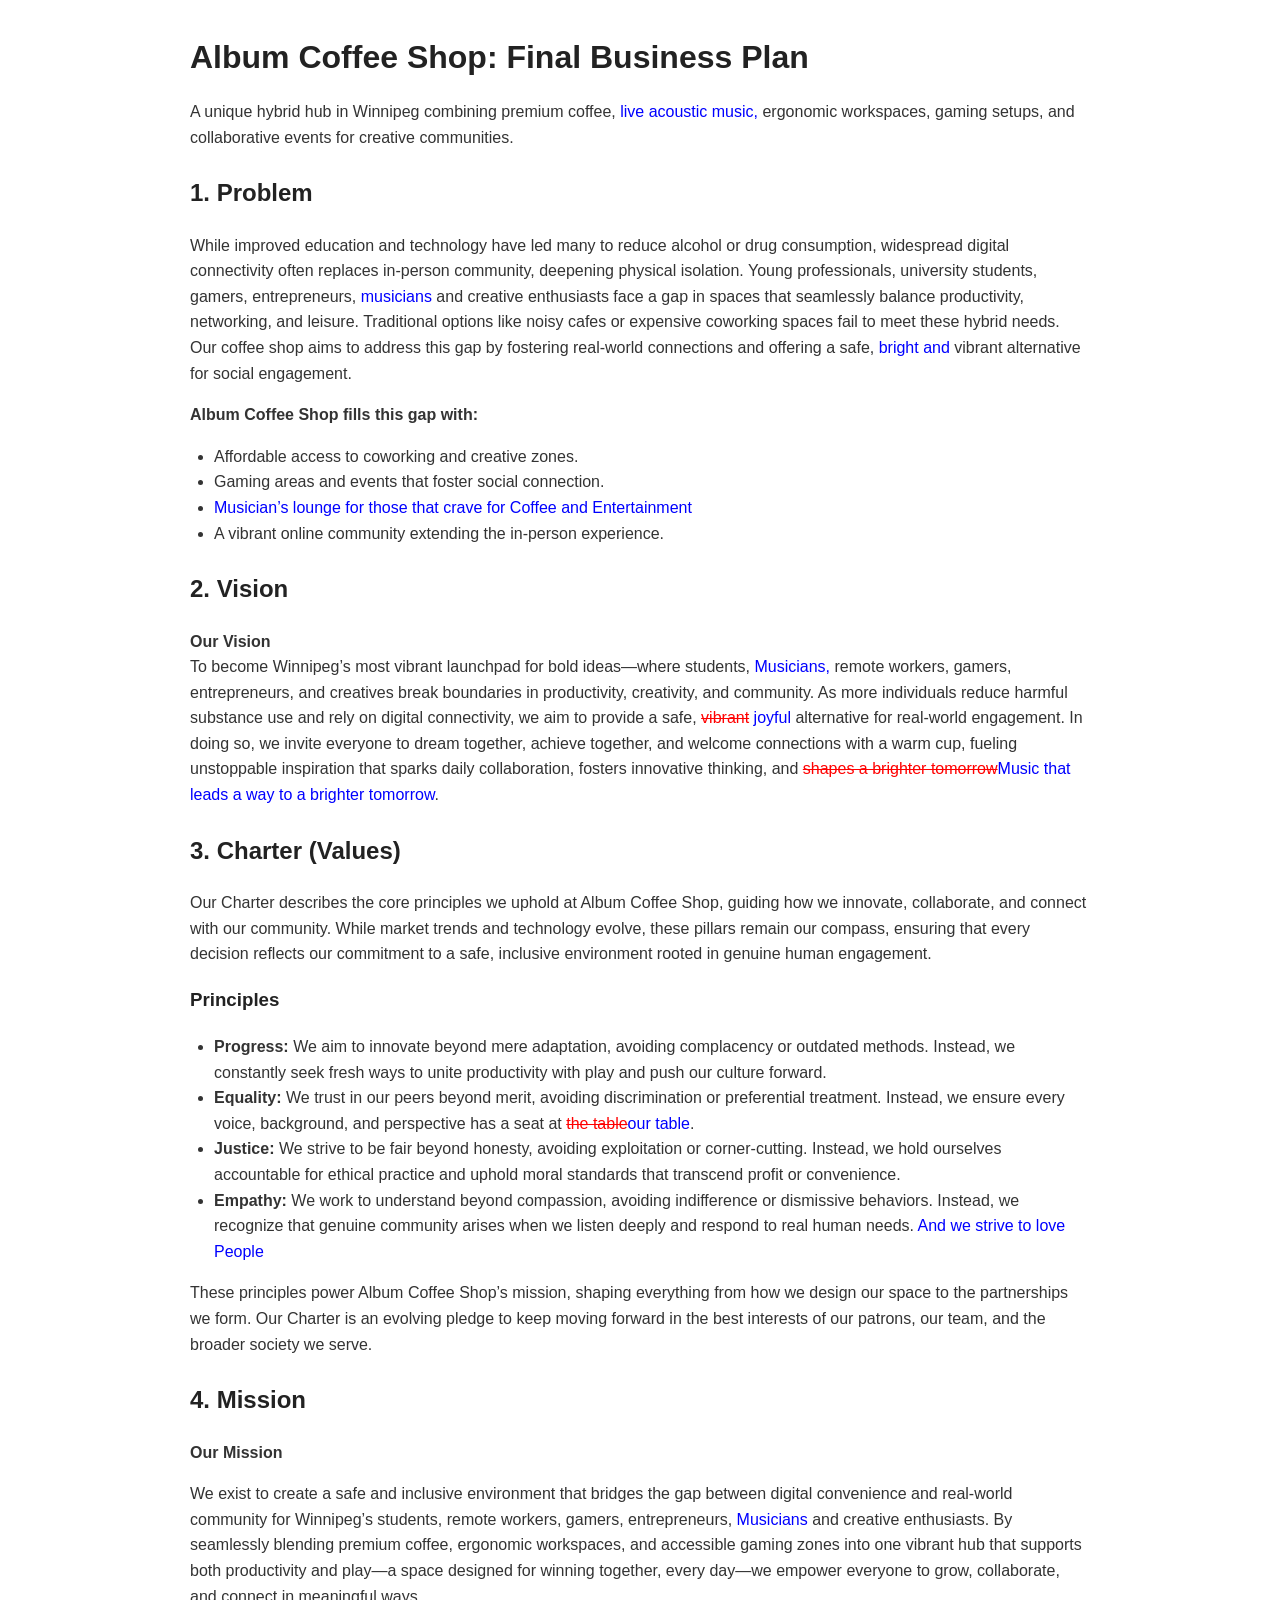
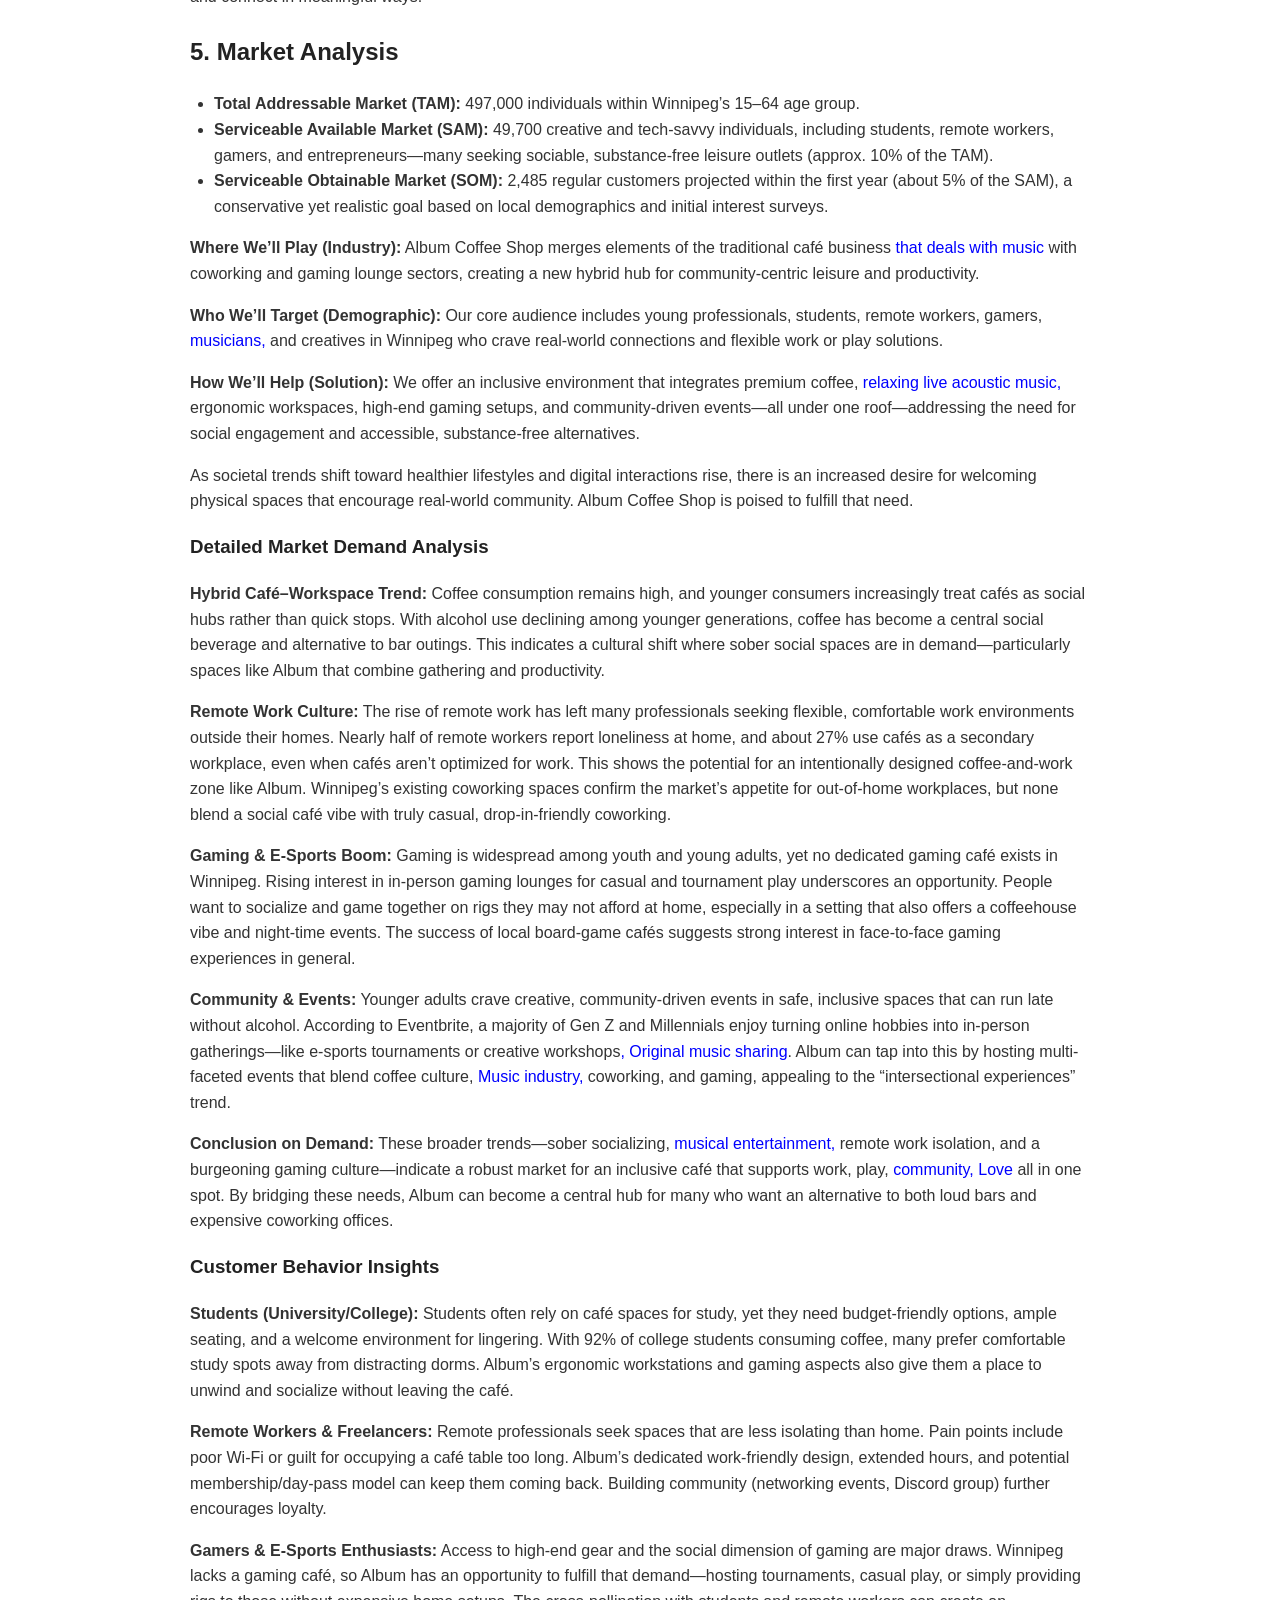
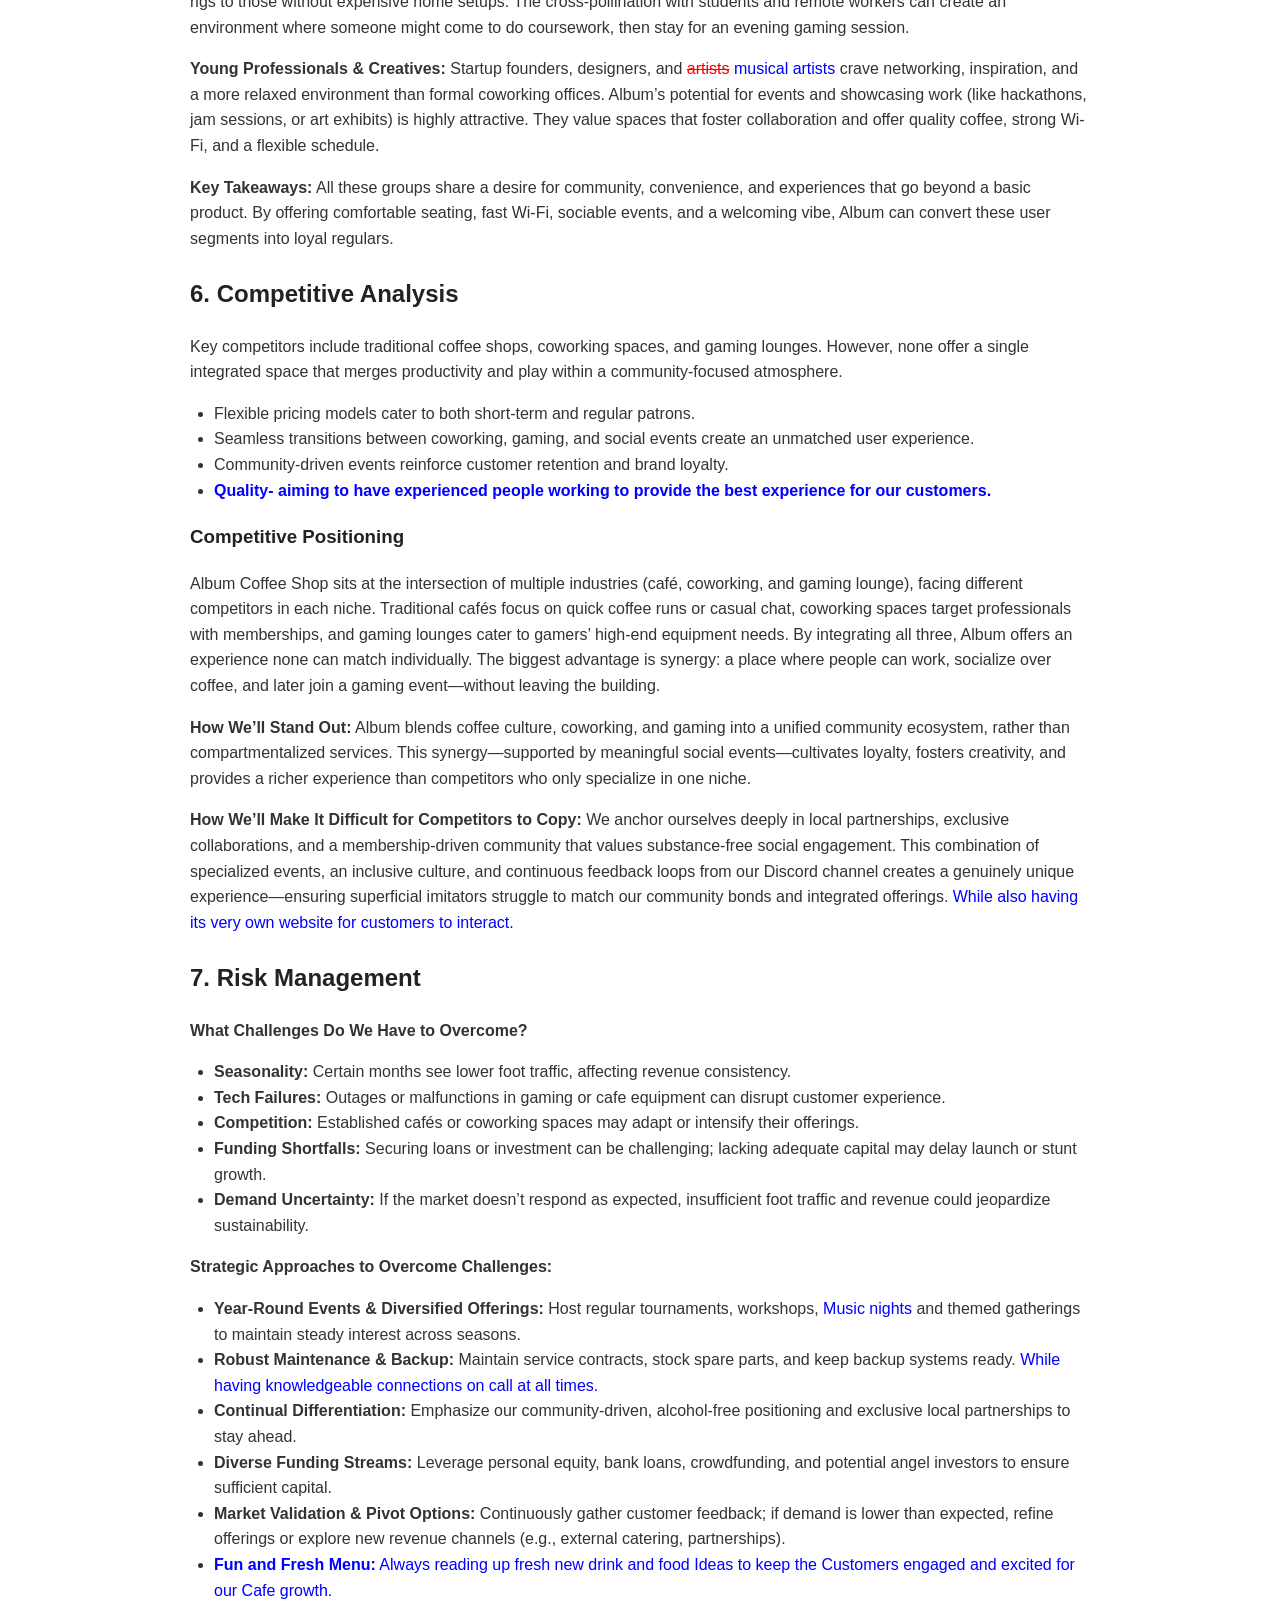
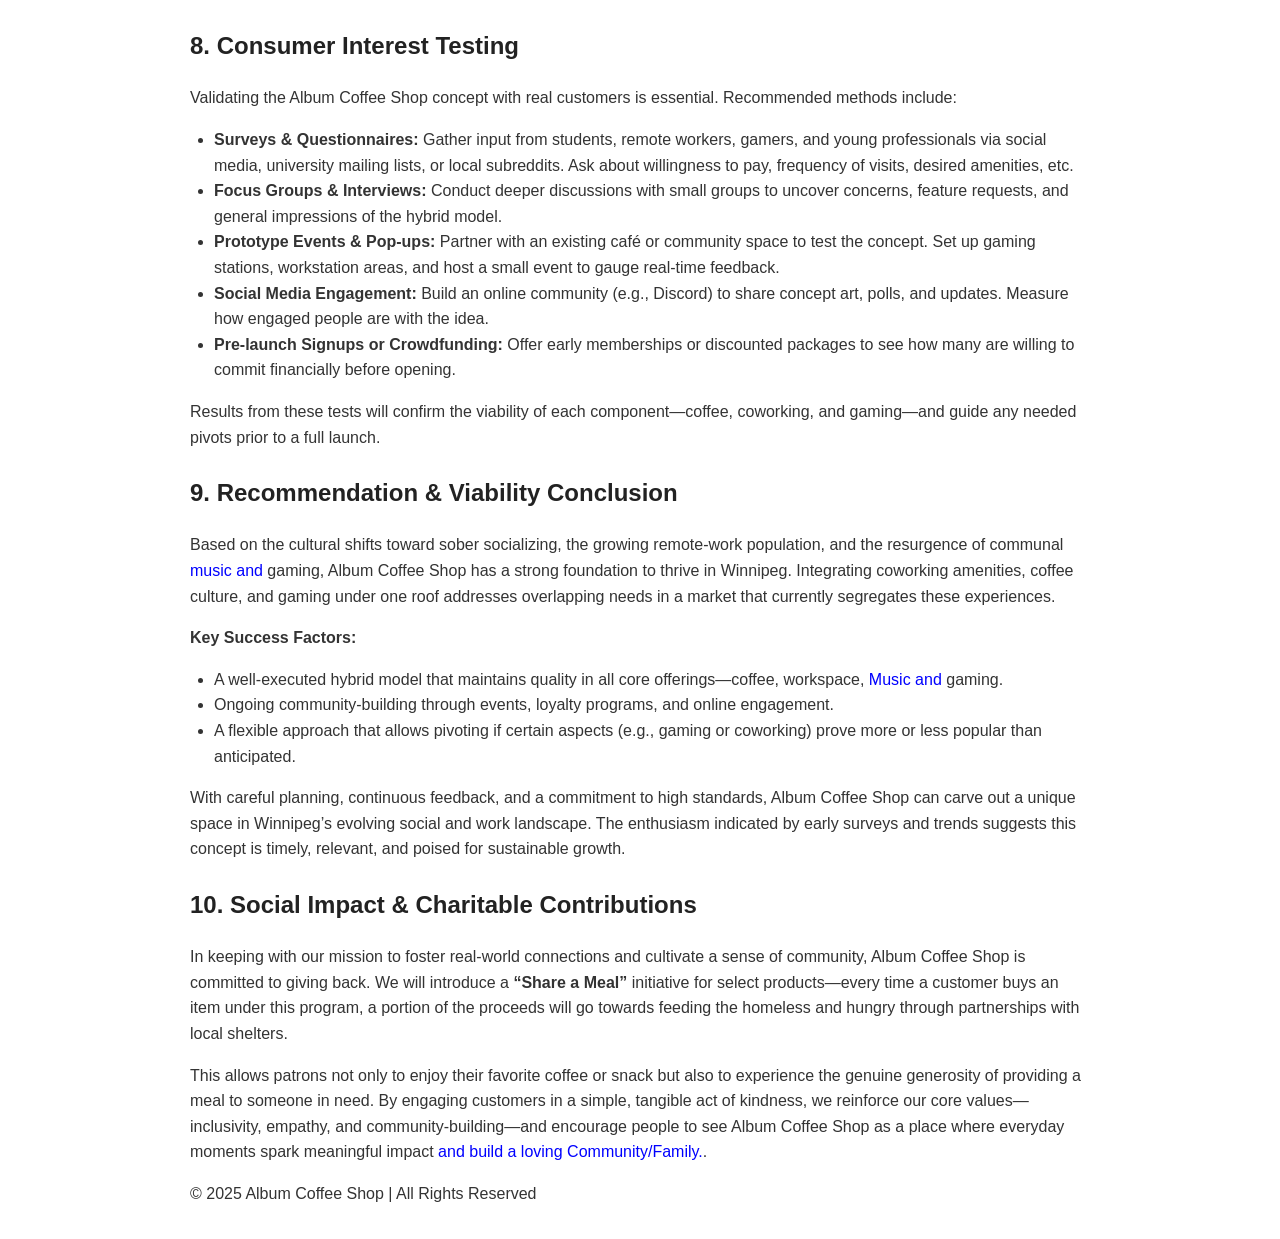
<file: Album_Business_Plan_06-07-2025.html>
<!DOCTYPE html>
<html lang="en">
<head>
  <meta charset="UTF-8" />
  <meta name="viewport" content="width=device-width, initial-scale=1.0" />
  <title>Album Coffee Shop: Business Plan Tracked Changes (June 7, 2025) — TechNhieSean</title>
  <meta name="description" content="June 2025 tracked-changes revision of the Album Coffee Shop business plan, adding live acoustic music, a musician's lounge, a customer website, and menu updates.">
  <meta property="og:title" content="Album Coffee Shop: Business Plan Tracked Changes (June 7, 2025) — TechNhieSean">
  <meta property="og:description" content="June 2025 tracked-changes revision of the Album Coffee Shop business plan, adding live acoustic music, a musician's lounge, a customer website, and menu updates.">
  <meta property="og:type" content="article">
  <meta property="og:url" content="https://technhiesean.github.io/Album_Business_Plan_06-07-2025.html">
  <style>
    body {
      font-family: Arial, sans-serif;
      margin: 2em auto;
      max-width: 900px;
      color: #333;
      line-height: 1.6;
    }
    h1, h2, h3 {
      margin-top: 1em;
      color: #222;
    }
    p {
      margin-bottom: 1em;
    }
    ul {
      margin: 0;
      padding-left: 1.5em;
    }
    .section-title {
      font-size: 2rem;
      margin-bottom: 0.5em;
    }
    .highlight {
      font-weight: bold;
      color: #0c63e4;
    }
    /* Styles for tracking changes */
    .addition {
      color: blue;
      text-decoration: none;
    }
    .deletion {
      color: red;
      text-decoration: line-through;
    }
    @media (max-width: 768px) {
      body {
        margin: 1em;
        max-width: 100%;
      }
      .section-title {
        font-size: 1.5rem;
      }
    }
  </style>
</head>
<body>
  <header role="banner">
    <h1 class="section-title">Album Coffee Shop: Final Business Plan</h1>
    <p>A unique hybrid hub in Winnipeg combining premium coffee, <span class="addition">live acoustic music,</span> ergonomic workspaces, gaming setups, and collaborative events for creative communities.</p>
  </header>
  <main role="main">

    <!-- 1. Problem -->
    <article>
      <h2>1. Problem</h2>
      <p>
        While improved education and technology have led many to reduce alcohol or drug consumption, widespread digital connectivity often replaces in-person community, deepening physical isolation. Young professionals, university students, gamers, entrepreneurs, <span class="addition">musicians</span> and creative enthusiasts face a gap in spaces that seamlessly balance productivity, networking, and leisure. Traditional options like noisy cafes or expensive coworking spaces fail to meet these hybrid needs. Our coffee shop aims to address this gap by fostering real-world connections and offering a safe, <span class="addition">bright and</span> vibrant alternative for social engagement.
      </p>
      <p><strong>Album Coffee Shop fills this gap with:</strong></p>
      <ul>
        <li>Affordable access to coworking and creative zones.</li>
        <li>Gaming areas and events that foster social connection.</li>
        <li><span class="addition">Musician’s lounge for those that crave for Coffee and Entertainment</span></li>
        <li>A vibrant online community extending the in-person experience.</li>
      </ul>
    </article>

    <!-- 2. Vision -->
    <article>
      <h2>2. Vision</h2>
      <p><strong>Our Vision</strong><br>
        To become Winnipeg’s most vibrant launchpad for bold ideas—where students, <span class="addition">Musicians,</span> remote workers, gamers, entrepreneurs, and creatives break boundaries in productivity, creativity, and community. As more individuals reduce harmful substance use and rely on digital connectivity, we aim to provide a safe, <span class="deletion">vibrant</span> <span class="addition">joyful</span> alternative for real-world engagement. In doing so, we invite everyone to dream together, achieve together, and welcome connections with a warm cup, fueling unstoppable inspiration that sparks daily collaboration, fosters innovative thinking, and <span class="deletion">shapes a brighter tomorrow</span><span class="addition">Music that leads a way to a brighter tomorrow</span>.
      </p>
    </article>

    <!-- 3. Charter (Values) -->
    <article>
      <h2>3. Charter (Values)</h2>
      <p>
        Our Charter describes the core principles we uphold at Album Coffee Shop, guiding how we innovate, collaborate, and connect with our community. While market trends and technology evolve, these pillars remain our compass, ensuring that every decision reflects our commitment to a safe, inclusive environment rooted in genuine human engagement.
      </p>
      <h3>Principles</h3>
      <ul>
        <li><strong>Progress:</strong> We aim to innovate beyond mere adaptation, avoiding complacency or outdated methods. Instead, we constantly seek fresh ways to unite productivity with play and push our culture forward.</li>
        <li><strong>Equality:</strong> We trust in our peers beyond merit, avoiding discrimination or preferential treatment. Instead, we ensure every voice, background, and perspective has a seat at <span class="deletion">the table</span><span class="addition">our table</span>.</li>
        <li><strong>Justice:</strong> We strive to be fair beyond honesty, avoiding exploitation or corner-cutting. Instead, we hold ourselves accountable for ethical practice and uphold moral standards that transcend profit or convenience.</li>
        <li><strong>Empathy:</strong> We work to understand beyond compassion, avoiding indifference or dismissive behaviors. Instead, we recognize that genuine community arises when we listen deeply and respond to real human needs. <span class="addition">And we strive to love People</span></li>
      </ul>
      <p>
        These principles power Album Coffee Shop’s mission, shaping everything from how we design our space to the partnerships we form. Our Charter is an evolving pledge to keep moving forward in the best interests of our patrons, our team, and the broader society we serve.
      </p>
    </article>

    <!-- 4. Mission -->
    <article>
      <h2>4. Mission</h2>
      <p><strong>Our Mission</strong></p>
      <p>
        We exist to create a safe and inclusive environment that bridges the gap between digital convenience and real-world community for Winnipeg’s students, remote workers, gamers, entrepreneurs, <span class="addition">Musicians</span> and creative enthusiasts. By seamlessly blending premium coffee, ergonomic workspaces, and accessible gaming zones into one vibrant hub that supports both productivity and play—a space designed for winning together, every day—we empower everyone to grow, collaborate, and connect in meaningful ways.
      </p>
    </article>

    <!-- 5. Market Analysis + Demand Analysis -->
    <article>
      <h2>5. Market Analysis</h2>
      <ul>
        <li><strong>Total Addressable Market (TAM):</strong> 497,000 individuals within Winnipeg’s 15–64 age group.</li>
        <li><strong>Serviceable Available Market (SAM):</strong> 49,700 creative and tech-savvy individuals, including students, remote workers, gamers, and entrepreneurs—many seeking sociable, substance-free leisure outlets (approx. 10% of the TAM).</li>
        <li><strong>Serviceable Obtainable Market (SOM):</strong> 2,485 regular customers projected within the first year (about 5% of the SAM), a conservative yet realistic goal based on local demographics and initial interest surveys.</li>
      </ul>
      <p>
        <strong>Where We’ll Play (Industry):</strong> Album Coffee Shop merges elements of the traditional café business <span class="addition">that deals with music</span> with coworking and gaming lounge sectors, creating a new hybrid hub for community-centric leisure and productivity.
      </p>
      <p>
        <strong>Who We’ll Target (Demographic):</strong> Our core audience includes young professionals, students, remote workers, gamers, <span class="addition">musicians,</span> and creatives in Winnipeg who crave real-world connections and flexible work or play solutions.
      </p>
      <p>
        <strong>How We’ll Help (Solution):</strong> We offer an inclusive environment that integrates premium coffee, <span class="addition">relaxing live acoustic music,</span> ergonomic workspaces, high-end gaming setups, and community-driven events—all under one roof—addressing the need for social engagement and accessible, substance-free alternatives.
      </p>
      <p>
        As societal trends shift toward healthier lifestyles and digital interactions rise, there is an increased desire for welcoming physical spaces that encourage real-world community. Album Coffee Shop is poised to fulfill that need.
      </p>

      <h3>Detailed Market Demand Analysis</h3>
      <p><strong>Hybrid Café–Workspace Trend:</strong> Coffee consumption remains high, and younger consumers increasingly treat cafés as social hubs rather than quick stops. With alcohol use declining among younger generations, coffee has become a central social beverage and alternative to bar outings. This indicates a cultural shift where sober social spaces are in demand—particularly spaces like Album that combine gathering and productivity.</p>
      <p><strong>Remote Work Culture:</strong> The rise of remote work has left many professionals seeking flexible, comfortable work environments outside their homes. Nearly half of remote workers report loneliness at home, and about 27% use cafés as a secondary workplace, even when cafés aren’t optimized for work. This shows the potential for an intentionally designed coffee-and-work zone like Album. Winnipeg’s existing coworking spaces confirm the market’s appetite for out-of-home workplaces, but none blend a social café vibe with truly casual, drop-in-friendly coworking.
      </p>
      <p><strong>Gaming &amp; E-Sports Boom:</strong> Gaming is widespread among youth and young adults, yet no dedicated gaming café exists in Winnipeg. Rising interest in in-person gaming lounges for casual and tournament play underscores an opportunity. People want to socialize and game together on rigs they may not afford at home, especially in a setting that also offers a coffeehouse vibe and night-time events. The success of local board-game cafés suggests strong interest in face-to-face gaming experiences in general.</p>
      <p><strong>Community &amp; Events:</strong> Younger adults crave creative, community-driven events in safe, inclusive spaces that can run late without alcohol. According to Eventbrite, a majority of Gen Z and Millennials enjoy turning online hobbies into in-person gatherings—like e-sports tournaments or creative workshops<span class="addition">, Original music sharing</span>. Album can tap into this by hosting multi-faceted events that blend coffee culture, <span class="addition">Music industry,</span> coworking, and gaming, appealing to the “intersectional experiences” trend.</p>
      <p><strong>Conclusion on Demand:</strong> These broader trends—sober socializing, <span class="addition">musical entertainment,</span> remote work isolation, and a burgeoning gaming culture—indicate a robust market for an inclusive café that supports work, play, <span class="addition">community, Love</span> all in one spot. By bridging these needs, Album can become a central hub for many who want an alternative to both loud bars and expensive coworking offices.
      </p>

      <h3>Customer Behavior Insights</h3>
      <p>
        <strong>Students (University/College):</strong> Students often rely on café spaces for study, yet they need budget-friendly options, ample seating, and a welcome environment for lingering. With 92% of college students consuming coffee, many prefer comfortable study spots away from distracting dorms. Album’s ergonomic workstations and gaming aspects also give them a place to unwind and socialize without leaving the café.
      </p>
      <p>
        <strong>Remote Workers &amp; Freelancers:</strong> Remote professionals seek spaces that are less isolating than home. Pain points include poor Wi-Fi or guilt for occupying a café table too long. Album’s dedicated work-friendly design, extended hours, and potential membership/day-pass model can keep them coming back. Building community (networking events, Discord group) further encourages loyalty.
      </p>
      <p>
        <strong>Gamers &amp; E-Sports Enthusiasts:</strong> Access to high-end gear and the social dimension of gaming are major draws. Winnipeg lacks a gaming café, so Album has an opportunity to fulfill that demand—hosting tournaments, casual play, or simply providing rigs to those without expensive home setups. The cross-pollination with students and remote workers can create an environment where someone might come to do coursework, then stay for an evening gaming session.
      </p>
      <p>
        <strong>Young Professionals &amp; Creatives:</strong> Startup founders, designers, and <span class="deletion">artists</span> <span class="addition">musical artists</span> crave networking, inspiration, and a more relaxed environment than formal coworking offices. Album’s potential for events and showcasing work (like hackathons, jam sessions, or art exhibits) is highly attractive. They value spaces that foster collaboration and offer quality coffee, strong Wi-Fi, and a flexible schedule.
      </p>
      <p>
        <strong>Key Takeaways:</strong> All these groups share a desire for community, convenience, and experiences that go beyond a basic product. By offering comfortable seating, fast Wi-Fi, sociable events, and a welcoming vibe, Album can convert these user segments into loyal regulars.
      </p>
    </article>

    <!-- 6. Competitive Analysis + Positioning -->
    <article>
      <h2>6. Competitive Analysis</h2>
      <p>
        Key competitors include traditional coffee shops, coworking spaces, and gaming lounges. However, none offer a single integrated space that merges productivity and play within a community-focused atmosphere.
      </p>
      <ul>
        <li>Flexible pricing models cater to both short-term and regular patrons.</li>
        <li>Seamless transitions between coworking, gaming, and social events create an unmatched user experience.</li>
        <li>Community-driven events reinforce customer retention and brand loyalty.</li>
        <li><span class="addition"><strong>Quality- aiming to have experienced people working to provide the best experience for our customers.</strong></span></li>
      </ul>

      <h3>Competitive Positioning</h3>
      <p>
        Album Coffee Shop sits at the intersection of multiple industries (café, coworking, and gaming lounge), facing different competitors in each niche. Traditional cafés focus on quick coffee runs or casual chat, coworking spaces target professionals with memberships, and gaming lounges cater to gamers’ high-end equipment needs. By integrating all three, Album offers an experience none can match individually. The biggest advantage is synergy: a place where people can work, socialize over coffee, and later join a gaming event—without leaving the building.
      </p>
      <p><strong>How We’ll Stand Out:</strong> Album blends coffee culture, coworking, and gaming into a unified community ecosystem, rather than compartmentalized services. This synergy—supported by meaningful social events—cultivates loyalty, fosters creativity, and provides a richer experience than competitors who only specialize in one niche.</p>
      <p><strong>How We’ll Make It Difficult for Competitors to Copy:</strong> We anchor ourselves deeply in local partnerships, exclusive collaborations, and a membership-driven community that values substance-free social engagement. This combination of specialized events, an inclusive culture, and continuous feedback loops from our Discord channel creates a genuinely unique experience—ensuring superficial imitators struggle to match our community bonds and integrated offerings. <span class="addition">While also having its very own website for customers to interact.</span></p>
    </article>

    <!-- 7. Risk Management -->
    <article>
      <h2>7. Risk Management</h2>
      <p><strong>What Challenges Do We Have to Overcome?</strong></p>
      <ul>
        <li><strong>Seasonality:</strong> Certain months see lower foot traffic, affecting revenue consistency.</li>
        <li><strong>Tech Failures:</strong> Outages or malfunctions in gaming or cafe equipment can disrupt customer experience.</li>
        <li><strong>Competition:</strong> Established cafés or coworking spaces may adapt or intensify their offerings.</li>
        <li><strong>Funding Shortfalls:</strong> Securing loans or investment can be challenging; lacking adequate capital may delay launch or stunt growth.</li>
        <li><strong>Demand Uncertainty:</strong> If the market doesn’t respond as expected, insufficient foot traffic and revenue could jeopardize sustainability.</li>
      </ul>
      <p><strong>Strategic Approaches to Overcome Challenges:</strong></p>
      <ul>
        <li><strong>Year-Round Events &amp; Diversified Offerings:</strong> Host regular tournaments, workshops, <span class="addition">Music nights</span> and themed gatherings to maintain steady interest across seasons.</li>
        <li><strong>Robust Maintenance &amp; Backup:</strong> Maintain service contracts, stock spare parts, and keep backup systems ready. <span class="addition">While having knowledgeable connections on call at all times.</span></li>
        <li><strong>Continual Differentiation:</strong> Emphasize our community-driven, alcohol-free positioning and exclusive local partnerships to stay ahead.</li>
        <li><strong>Diverse Funding Streams:</strong> Leverage personal equity, bank loans, crowdfunding, and potential angel investors to ensure sufficient capital.</li>
        <li><strong>Market Validation &amp; Pivot Options:</strong> Continuously gather customer feedback; if demand is lower than expected, refine offerings or explore new revenue channels (e.g., external catering, partnerships).</li>
        <li><span class="addition"><strong>Fun and Fresh Menu:</strong> Always reading up fresh new drink and food Ideas to keep the Customers engaged and excited for our Cafe growth.</span></li>
      </ul>
    </article>

    <!-- 8. Consumer Interest Testing -->
    <article>
      <h2>8. Consumer Interest Testing</h2>
      <p>
        Validating the Album Coffee Shop concept with real customers is essential. Recommended methods include:
      </p>
      <ul>
        <li><strong>Surveys &amp; Questionnaires:</strong> Gather input from students, remote workers, gamers, and young professionals via social media, university mailing lists, or local subreddits. Ask about willingness to pay, frequency of visits, desired amenities, etc.</li>
        <li><strong>Focus Groups &amp; Interviews:</strong> Conduct deeper discussions with small groups to uncover concerns, feature requests, and general impressions of the hybrid model.</li>
        <li><strong>Prototype Events &amp; Pop-ups:</strong> Partner with an existing café or community space to test the concept. Set up gaming stations, workstation areas, and host a small event to gauge real-time feedback.</li>
        <li><strong>Social Media Engagement:</strong> Build an online community (e.g., Discord) to share concept art, polls, and updates. Measure how engaged people are with the idea.</li>
        <li><strong>Pre-launch Signups or Crowdfunding:</strong> Offer early memberships or discounted packages to see how many are willing to commit financially before opening.</li>
      </ul>
      <p>
        Results from these tests will confirm the viability of each component—coffee, coworking, and gaming—and guide any needed pivots prior to a full launch.
      </p>
    </article>

    <!-- 9. Recommendation & Viability Conclusion -->
    <article>
      <h2>9. Recommendation &amp; Viability Conclusion</h2>
      <p>
        Based on the cultural shifts toward sober socializing, the growing remote-work population, and the resurgence of communal <span class="addition">music and</span> gaming, Album Coffee Shop has a strong foundation to thrive in Winnipeg. Integrating coworking amenities, coffee culture, and gaming under one roof addresses overlapping needs in a market that currently segregates these experiences.
      </p>
      <p>
        <strong>Key Success Factors:</strong>
      </p>
      <ul>
        <li>A well-executed hybrid model that maintains quality in all core offerings—coffee, workspace, <span class="addition">Music and</span> gaming.</li>
        <li>Ongoing community-building through events, loyalty programs, and online engagement.</li>
        <li>A flexible approach that allows pivoting if certain aspects (e.g., gaming or coworking) prove more or less popular than anticipated.</li>
      </ul>
      <p>
        With careful planning, continuous feedback, and a commitment to high standards, Album Coffee Shop can carve out a unique space in Winnipeg’s evolving social and work landscape. The enthusiasm indicated by early surveys and trends suggests this concept is timely, relevant, and poised for sustainable growth.
      </p>
    </article>

    <!-- 10. Social Impact & Charitable Contributions -->
    <article>
      <h2>10. Social Impact &amp; Charitable Contributions</h2>
      <p>
        In keeping with our mission to foster real-world connections and cultivate a sense of community, Album Coffee Shop is committed to giving back. We will introduce a <strong>“Share a Meal”</strong> initiative for select products—every time a customer buys an item under this program, a portion of the proceeds will go towards feeding the homeless and hungry through partnerships with local shelters.
      </p>
      <p>
        This allows patrons not only to enjoy their favorite coffee or snack but also to experience the genuine generosity of providing a meal to someone in need. By engaging customers in a simple, tangible act of kindness, we reinforce our core values—inclusivity, empathy, and community-building—and encourage people to see Album Coffee Shop as a place where everyday moments spark meaningful impact <span class="addition">and build a loving Community/Family.</span>.
      </p>
    </article>

  </main>
  <footer role="contentinfo">
    <p>© 2025 Album Coffee Shop | All Rights Reserved</p>
  </footer>
</body>
</html>
</file>
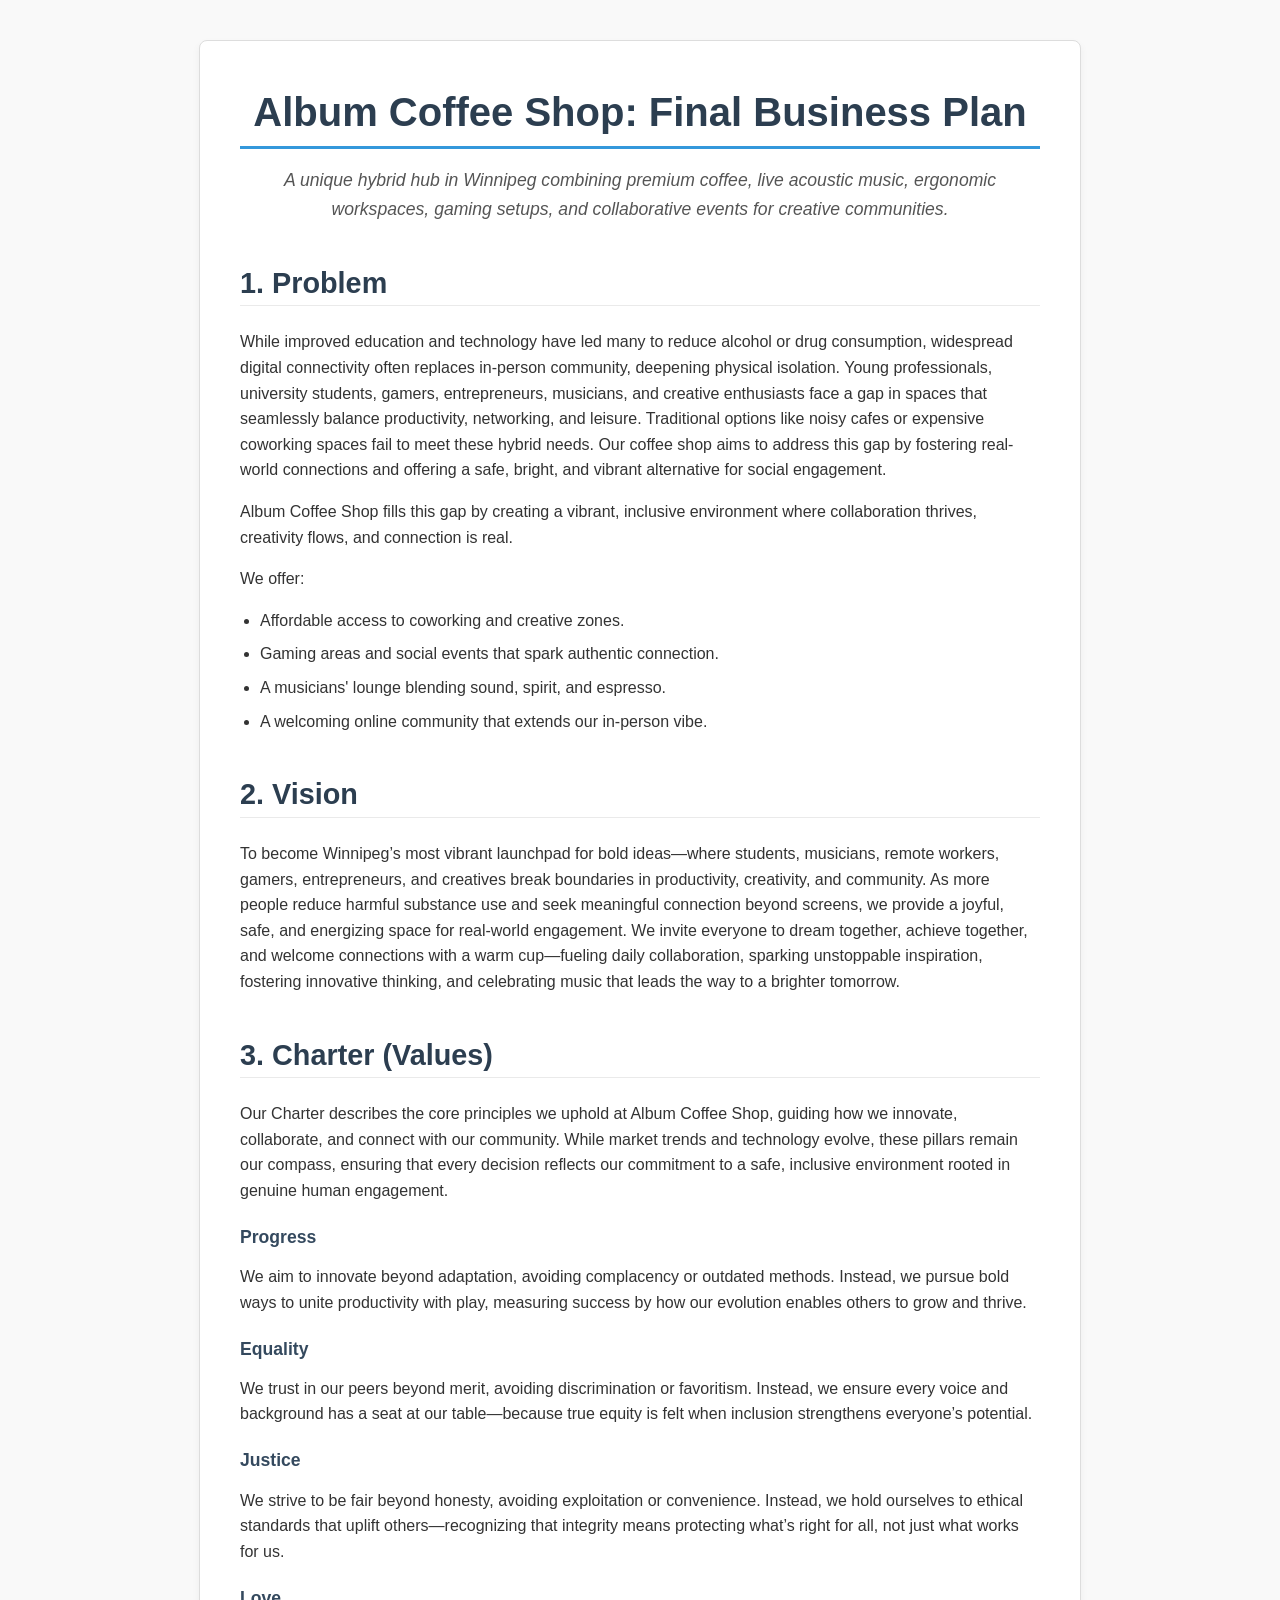
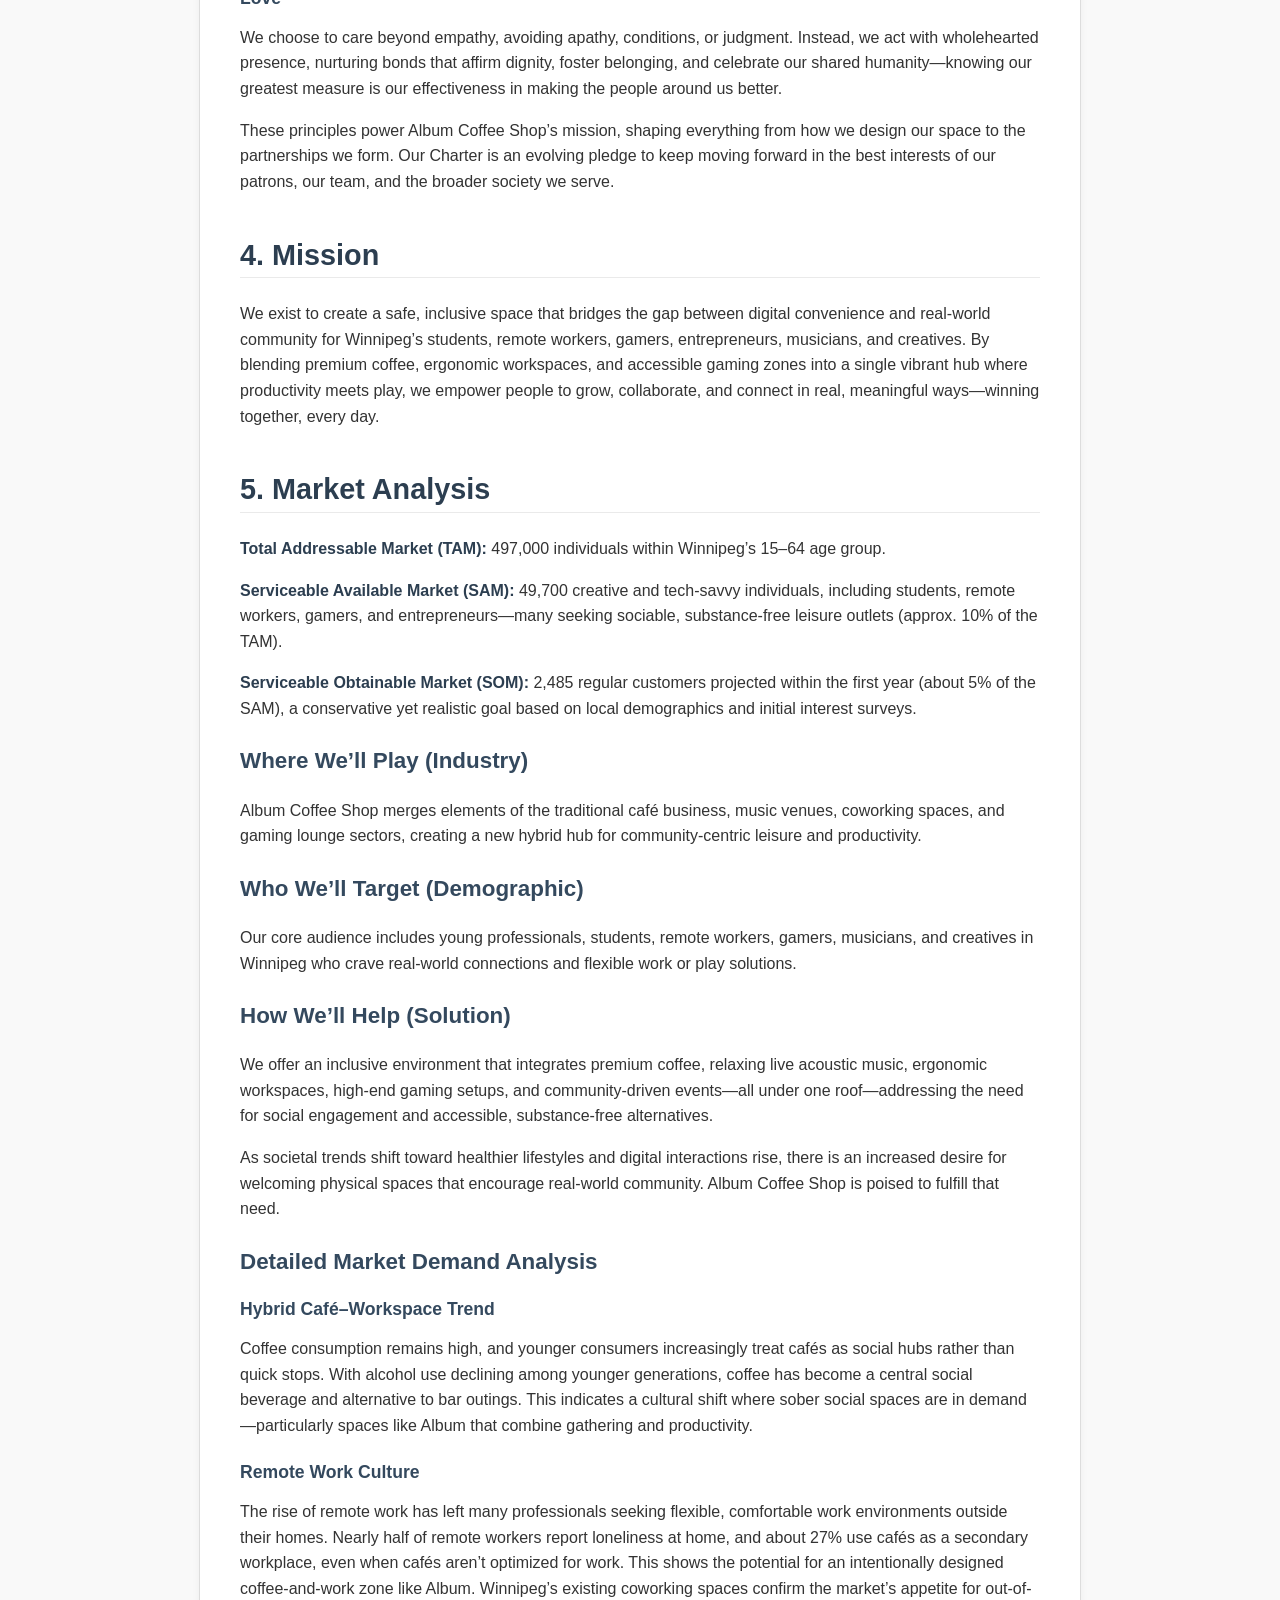
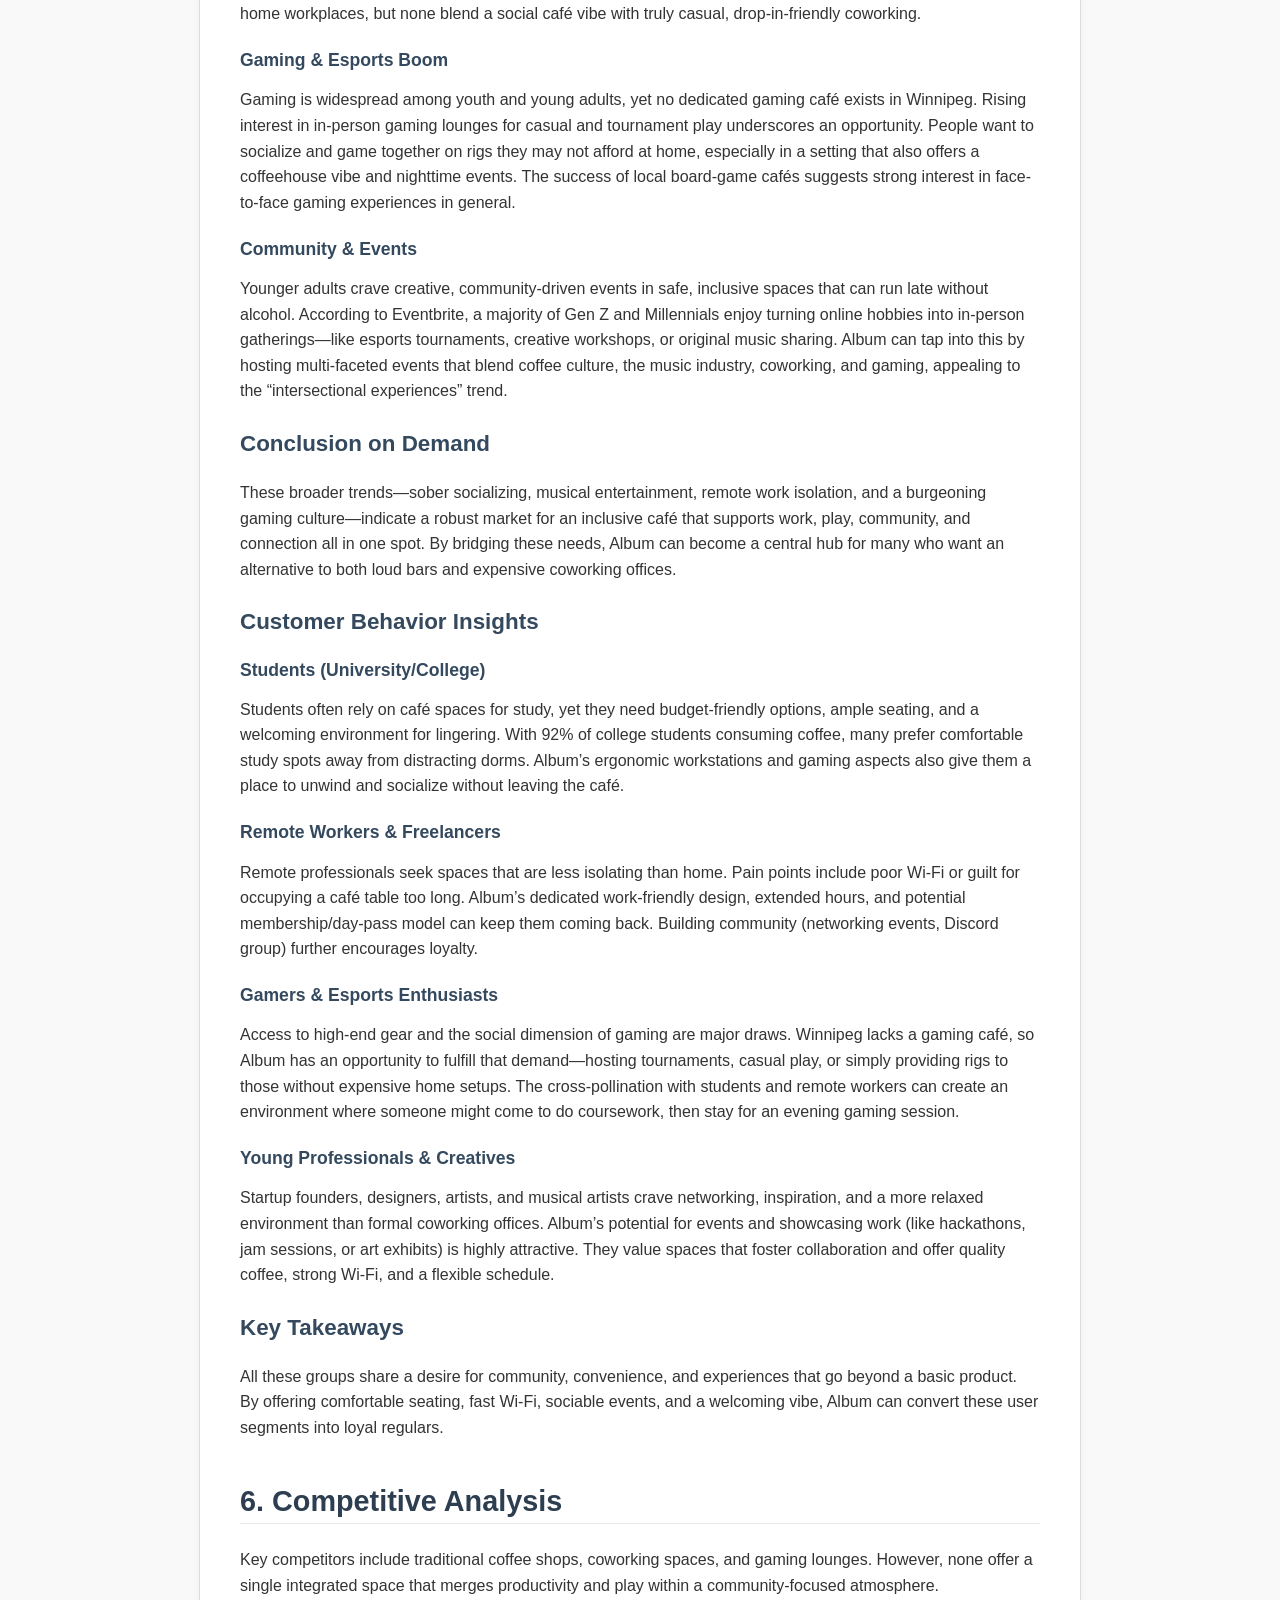
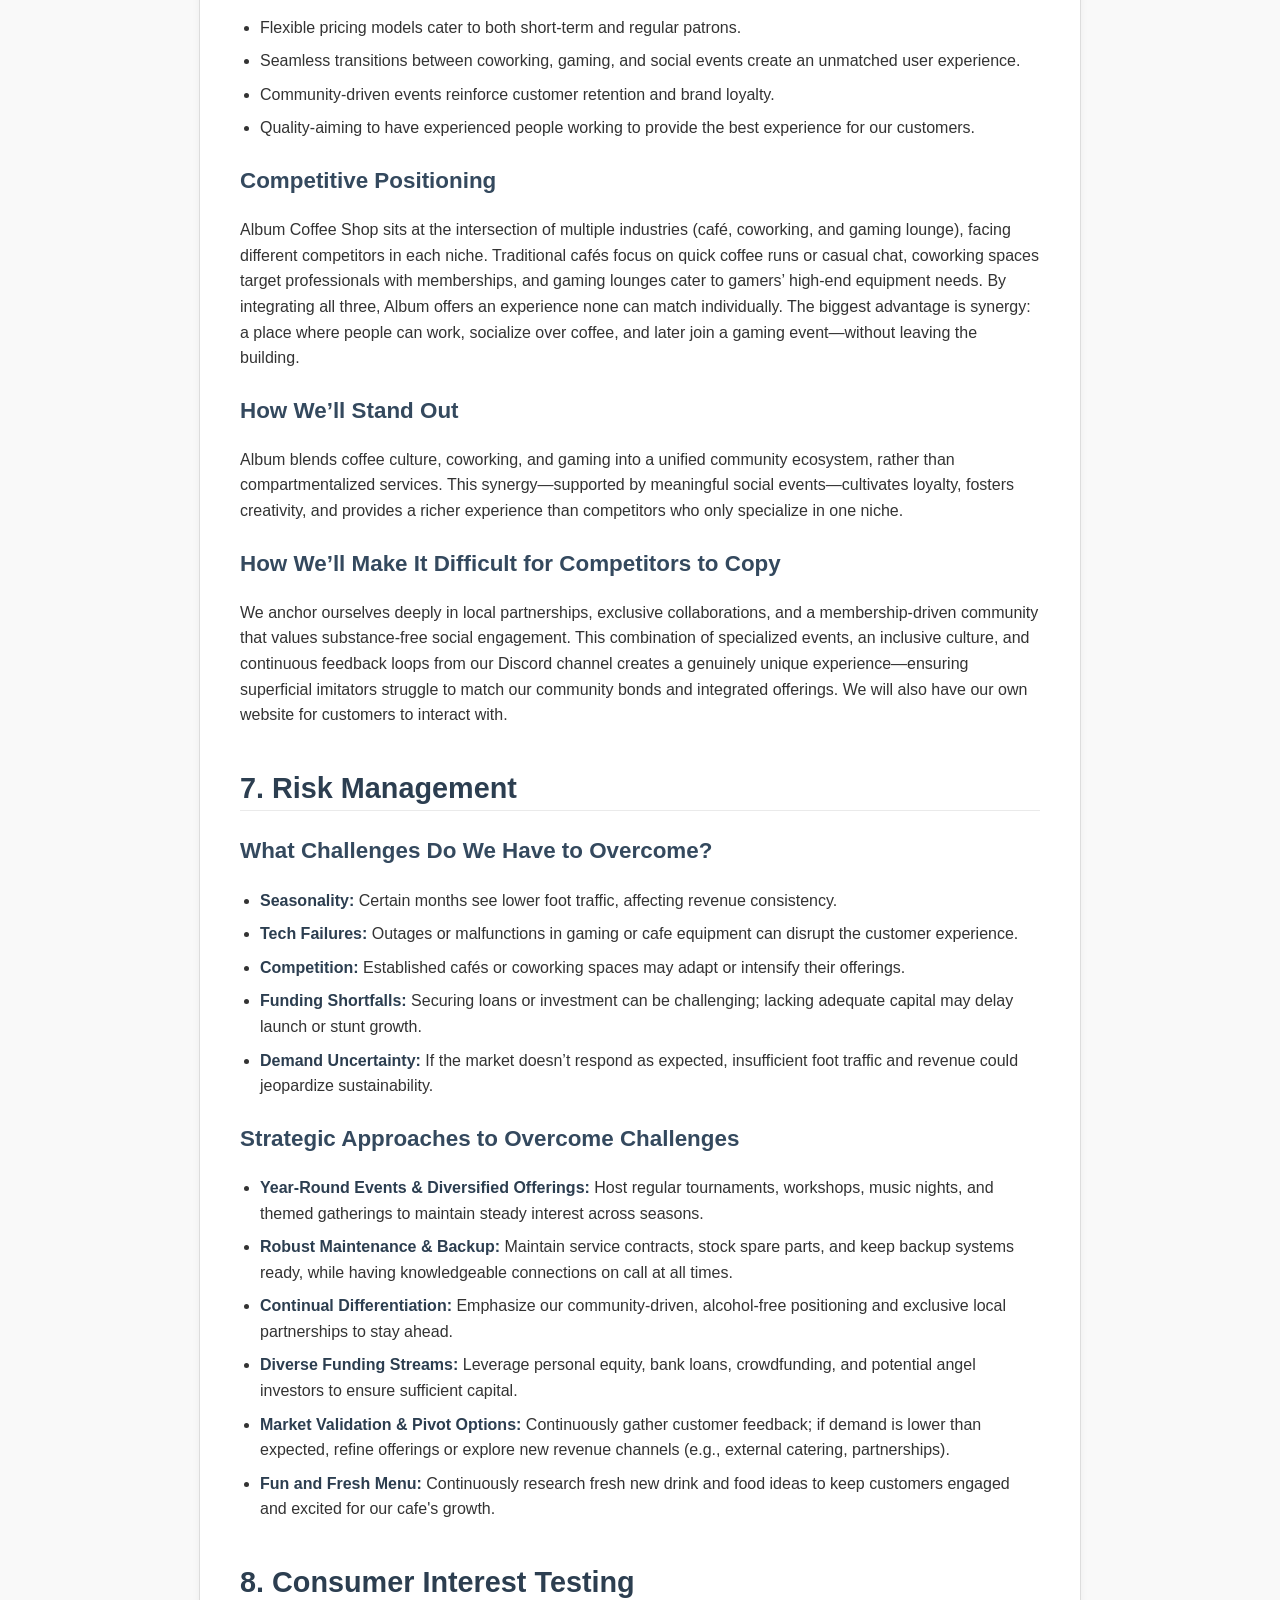
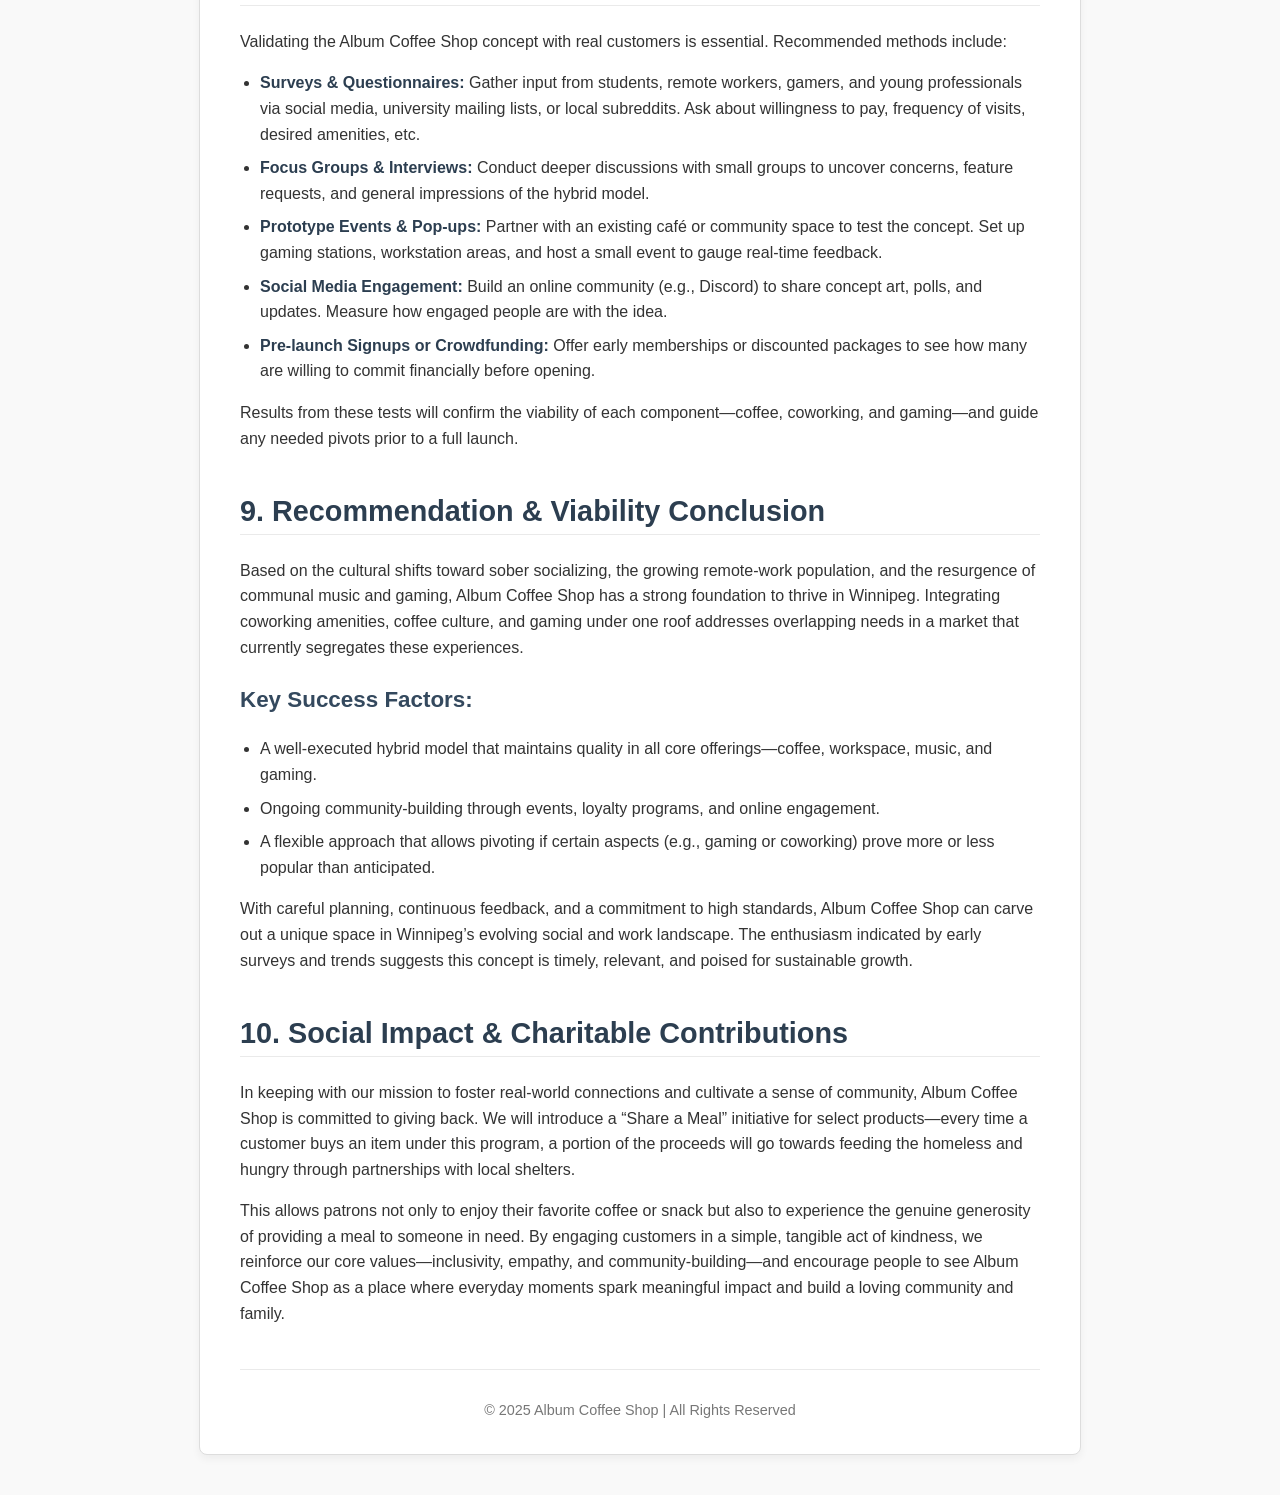
<file: Album_Business_Plan_06-07-2025_V2.html>
<!DOCTYPE html>
<html lang="en">
<head>
    <meta charset="UTF-8">
    <meta name="viewport" content="width=device-width, initial-scale=1.0">
    <title>Album Coffee Shop: Business Plan V2 (June 7, 2025) — TechNhieSean</title>
    <meta name="description" content="June 2025 V2 edition of the Album Coffee Shop Winnipeg business plan, unifying premium coffee, live acoustic music, coworking, gaming, and a revised Love Charter.">
    <meta property="og:title" content="Album Coffee Shop: Business Plan V2 (June 7, 2025) — TechNhieSean">
    <meta property="og:description" content="June 2025 V2 edition of the Album Coffee Shop Winnipeg business plan, unifying premium coffee, live acoustic music, coworking, gaming, and a revised Love Charter.">
    <meta property="og:type" content="article">
    <meta property="og:url" content="https://technhiesean.github.io/Album_Business_Plan_06-07-2025_V2.html">
    <style>
        body {
            font-family: -apple-system, BlinkMacSystemFont, "Segoe UI", Roboto, "Helvetica Neue", Arial, sans-serif;
            line-height: 1.6;
            margin: 0;
            padding: 0;
            background-color: #f9f9f9;
            color: #333;
        }
        .container {
            max-width: 800px;
            margin: 40px auto;
            padding: 20px 40px;
            background-color: #ffffff;
            border: 1px solid #ddd;
            border-radius: 8px;
            box-shadow: 0 4px 8px rgba(0,0,0,0.05);
        }
        h1, h2, h3, h4 {
            color: #2c3e50;
            line-height: 1.2;
        }
        h1 {
            font-size: 2.5em;
            text-align: center;
            margin-bottom: 10px;
            border-bottom: 3px solid #3498db;
            padding-bottom: 10px;
        }
        h2 {
            font-size: 1.8em;
            margin-top: 1.5em;
            margin-bottom: 0.8em;
            border-bottom: 1px solid #eaeaea;
            padding-bottom: 5px;
        }
        h3 {
            font-size: 1.4em;
            margin-top: 1.2em;
            color: #34495e;
        }
        h4 {
            font-size: 1.1em;
            font-weight: bold;
            color: #34495e;
            margin-bottom: 0.2em;
        }
        p, li {
            font-size: 1em;
            margin-bottom: 0.8em;
        }
        ul {
            padding-left: 20px;
        }
        li {
            margin-bottom: 0.5em;
        }
        strong {
            color: #2c3e50;
        }
        .intro {
            font-style: italic;
            color: #555;
            font-size: 1.1em;
            text-align: center;
            margin-bottom: 2em;
        }
        footer {
            text-align: center;
            margin-top: 3em;
            padding-top: 1em;
            border-top: 1px solid #eaeaea;
            font-size: 0.9em;
            color: #777;
        }
    </style>
</head>
<body>

<div class="container">
    <h1>Album Coffee Shop: Final Business Plan</h1>
    <p class="intro">A unique hybrid hub in Winnipeg combining premium coffee, live acoustic music, ergonomic workspaces, gaming setups, and collaborative events for creative communities.</p>

    <section>
        <h2>1. Problem</h2>
        <p>While improved education and technology have led many to reduce alcohol or drug consumption, widespread digital connectivity often replaces in-person community, deepening physical isolation. Young professionals, university students, gamers, entrepreneurs, musicians, and creative enthusiasts face a gap in spaces that seamlessly balance productivity, networking, and leisure. Traditional options like noisy cafes or expensive coworking spaces fail to meet these hybrid needs. Our coffee shop aims to address this gap by fostering real-world connections and offering a safe, bright, and vibrant alternative for social engagement.</p>
        <p>Album Coffee Shop fills this gap by creating a vibrant, inclusive environment where collaboration thrives, creativity flows, and connection is real.</p>
        <p>We offer:</p>
        <ul>
            <li>Affordable access to coworking and creative zones.</li>
            <li>Gaming areas and social events that spark authentic connection.</li>
            <li>A musicians' lounge blending sound, spirit, and espresso.</li>
            <li>A welcoming online community that extends our in-person vibe.</li>
        </ul>
    </section>

    <section>
        <h2>2. Vision</h2>
        <p>To become Winnipeg’s most vibrant launchpad for bold ideas—where students, musicians, remote workers, gamers, entrepreneurs, and creatives break boundaries in productivity, creativity, and community. As more people reduce harmful substance use and seek meaningful connection beyond screens, we provide a joyful, safe, and energizing space for real-world engagement. We invite everyone to dream together, achieve together, and welcome connections with a warm cup—fueling daily collaboration, sparking unstoppable inspiration, fostering innovative thinking, and celebrating music that leads the way to a brighter tomorrow.</p>
    </section>

    <section>
        <h2>3. Charter (Values)</h2>
        <p>Our Charter describes the core principles we uphold at Album Coffee Shop, guiding how we innovate, collaborate, and connect with our community. While market trends and technology evolve, these pillars remain our compass, ensuring that every decision reflects our commitment to a safe, inclusive environment rooted in genuine human engagement.</p>
        
        <h4>Progress</h4>
        <p>We aim to innovate beyond adaptation, avoiding complacency or outdated methods. Instead, we pursue bold ways to unite productivity with play, measuring success by how our evolution enables others to grow and thrive.</p>
        
        <h4>Equality</h4>
        <p>We trust in our peers beyond merit, avoiding discrimination or favoritism. Instead, we ensure every voice and background has a seat at our table—because true equity is felt when inclusion strengthens everyone’s potential.</p>
        
        <h4>Justice</h4>
        <p>We strive to be fair beyond honesty, avoiding exploitation or convenience. Instead, we hold ourselves to ethical standards that uplift others—recognizing that integrity means protecting what’s right for all, not just what works for us.</p>
        
        <h4>Love</h4>
        <p>We choose to care beyond empathy, avoiding apathy, conditions, or judgment. Instead, we act with wholehearted presence, nurturing bonds that affirm dignity, foster belonging, and celebrate our shared humanity—knowing our greatest measure is our effectiveness in making the people around us better.</p>
        
        <p>These principles power Album Coffee Shop’s mission, shaping everything from how we design our space to the partnerships we form. Our Charter is an evolving pledge to keep moving forward in the best interests of our patrons, our team, and the broader society we serve.</p>
    </section>

    <section>
        <h2>4. Mission</h2>
        <p>We exist to create a safe, inclusive space that bridges the gap between digital convenience and real-world community for Winnipeg’s students, remote workers, gamers, entrepreneurs, musicians, and creatives. By blending premium coffee, ergonomic workspaces, and accessible gaming zones into a single vibrant hub where productivity meets play, we empower people to grow, collaborate, and connect in real, meaningful ways—winning together, every day.</p>
    </section>

    <section>
        <h2>5. Market Analysis</h2>
        <p><strong>Total Addressable Market (TAM):</strong> 497,000 individuals within Winnipeg’s 15–64 age group.</p>
        <p><strong>Serviceable Available Market (SAM):</strong> 49,700 creative and tech-savvy individuals, including students, remote workers, gamers, and entrepreneurs—many seeking sociable, substance-free leisure outlets (approx. 10% of the TAM).</p>
        <p><strong>Serviceable Obtainable Market (SOM):</strong> 2,485 regular customers projected within the first year (about 5% of the SAM), a conservative yet realistic goal based on local demographics and initial interest surveys.</p>
        
        <h3>Where We’ll Play (Industry)</h3>
        <p>Album Coffee Shop merges elements of the traditional café business, music venues, coworking spaces, and gaming lounge sectors, creating a new hybrid hub for community-centric leisure and productivity.</p>
        
        <h3>Who We’ll Target (Demographic)</h3>
        <p>Our core audience includes young professionals, students, remote workers, gamers, musicians, and creatives in Winnipeg who crave real-world connections and flexible work or play solutions.</p>
        
        <h3>How We’ll Help (Solution)</h3>
        <p>We offer an inclusive environment that integrates premium coffee, relaxing live acoustic music, ergonomic workspaces, high-end gaming setups, and community-driven events—all under one roof—addressing the need for social engagement and accessible, substance-free alternatives.</p>
        <p>As societal trends shift toward healthier lifestyles and digital interactions rise, there is an increased desire for welcoming physical spaces that encourage real-world community. Album Coffee Shop is poised to fulfill that need.</p>

        <h3>Detailed Market Demand Analysis</h3>
        <h4>Hybrid Café–Workspace Trend</h4>
        <p>Coffee consumption remains high, and younger consumers increasingly treat cafés as social hubs rather than quick stops. With alcohol use declining among younger generations, coffee has become a central social beverage and alternative to bar outings. This indicates a cultural shift where sober social spaces are in demand—particularly spaces like Album that combine gathering and productivity.</p>
        
        <h4>Remote Work Culture</h4>
        <p>The rise of remote work has left many professionals seeking flexible, comfortable work environments outside their homes. Nearly half of remote workers report loneliness at home, and about 27% use cafés as a secondary workplace, even when cafés aren’t optimized for work. This shows the potential for an intentionally designed coffee-and-work zone like Album. Winnipeg’s existing coworking spaces confirm the market’s appetite for out-of-home workplaces, but none blend a social café vibe with truly casual, drop-in-friendly coworking.</p>
        
        <h4>Gaming & Esports Boom</h4>
        <p>Gaming is widespread among youth and young adults, yet no dedicated gaming café exists in Winnipeg. Rising interest in in-person gaming lounges for casual and tournament play underscores an opportunity. People want to socialize and game together on rigs they may not afford at home, especially in a setting that also offers a coffeehouse vibe and nighttime events. The success of local board-game cafés suggests strong interest in face-to-face gaming experiences in general.</p>
        
        <h4>Community & Events</h4>
        <p>Younger adults crave creative, community-driven events in safe, inclusive spaces that can run late without alcohol. According to Eventbrite, a majority of Gen Z and Millennials enjoy turning online hobbies into in-person gatherings—like esports tournaments, creative workshops, or original music sharing. Album can tap into this by hosting multi-faceted events that blend coffee culture, the music industry, coworking, and gaming, appealing to the “intersectional experiences” trend.</p>

        <h3>Conclusion on Demand</h3>
        <p>These broader trends—sober socializing, musical entertainment, remote work isolation, and a burgeoning gaming culture—indicate a robust market for an inclusive café that supports work, play, community, and connection all in one spot. By bridging these needs, Album can become a central hub for many who want an alternative to both loud bars and expensive coworking offices.</p>

        <h3>Customer Behavior Insights</h3>
        <h4>Students (University/College)</h4>
        <p>Students often rely on café spaces for study, yet they need budget-friendly options, ample seating, and a welcoming environment for lingering. With 92% of college students consuming coffee, many prefer comfortable study spots away from distracting dorms. Album’s ergonomic workstations and gaming aspects also give them a place to unwind and socialize without leaving the café.</p>
        
        <h4>Remote Workers & Freelancers</h4>
        <p>Remote professionals seek spaces that are less isolating than home. Pain points include poor Wi-Fi or guilt for occupying a café table too long. Album’s dedicated work-friendly design, extended hours, and potential membership/day-pass model can keep them coming back. Building community (networking events, Discord group) further encourages loyalty.</p>
        
        <h4>Gamers & Esports Enthusiasts</h4>
        <p>Access to high-end gear and the social dimension of gaming are major draws. Winnipeg lacks a gaming café, so Album has an opportunity to fulfill that demand—hosting tournaments, casual play, or simply providing rigs to those without expensive home setups. The cross-pollination with students and remote workers can create an environment where someone might come to do coursework, then stay for an evening gaming session.</p>
        
        <h4>Young Professionals & Creatives</h4>
        <p>Startup founders, designers, artists, and musical artists crave networking, inspiration, and a more relaxed environment than formal coworking offices. Album’s potential for events and showcasing work (like hackathons, jam sessions, or art exhibits) is highly attractive. They value spaces that foster collaboration and offer quality coffee, strong Wi-Fi, and a flexible schedule.</p>
        
        <h3>Key Takeaways</h3>
        <p>All these groups share a desire for community, convenience, and experiences that go beyond a basic product. By offering comfortable seating, fast Wi-Fi, sociable events, and a welcoming vibe, Album can convert these user segments into loyal regulars.</p>
    </section>

    <section>
        <h2>6. Competitive Analysis</h2>
        <p>Key competitors include traditional coffee shops, coworking spaces, and gaming lounges. However, none offer a single integrated space that merges productivity and play within a community-focused atmosphere.</p>
        <ul>
            <li>Flexible pricing models cater to both short-term and regular patrons.</li>
            <li>Seamless transitions between coworking, gaming, and social events create an unmatched user experience.</li>
            <li>Community-driven events reinforce customer retention and brand loyalty.</li>
            <li>Quality-aiming to have experienced people working to provide the best experience for our customers.</li>
        </ul>

        <h3>Competitive Positioning</h3>
        <p>Album Coffee Shop sits at the intersection of multiple industries (café, coworking, and gaming lounge), facing different competitors in each niche. Traditional cafés focus on quick coffee runs or casual chat, coworking spaces target professionals with memberships, and gaming lounges cater to gamers’ high-end equipment needs. By integrating all three, Album offers an experience none can match individually. The biggest advantage is synergy: a place where people can work, socialize over coffee, and later join a gaming event—without leaving the building.</p>

        <h3>How We’ll Stand Out</h3>
        <p>Album blends coffee culture, coworking, and gaming into a unified community ecosystem, rather than compartmentalized services. This synergy—supported by meaningful social events—cultivates loyalty, fosters creativity, and provides a richer experience than competitors who only specialize in one niche.</p>

        <h3>How We’ll Make It Difficult for Competitors to Copy</h3>
        <p>We anchor ourselves deeply in local partnerships, exclusive collaborations, and a membership-driven community that values substance-free social engagement. This combination of specialized events, an inclusive culture, and continuous feedback loops from our Discord channel creates a genuinely unique experience—ensuring superficial imitators struggle to match our community bonds and integrated offerings. We will also have our own website for customers to interact with.</p>
    </section>

    <section>
        <h2>7. Risk Management</h2>
        <h3>What Challenges Do We Have to Overcome?</h3>
        <ul>
            <li><strong>Seasonality:</strong> Certain months see lower foot traffic, affecting revenue consistency.</li>
            <li><strong>Tech Failures:</strong> Outages or malfunctions in gaming or cafe equipment can disrupt the customer experience.</li>
            <li><strong>Competition:</strong> Established cafés or coworking spaces may adapt or intensify their offerings.</li>
            <li><strong>Funding Shortfalls:</strong> Securing loans or investment can be challenging; lacking adequate capital may delay launch or stunt growth.</li>
            <li><strong>Demand Uncertainty:</strong> If the market doesn’t respond as expected, insufficient foot traffic and revenue could jeopardize sustainability.</li>
        </ul>

        <h3>Strategic Approaches to Overcome Challenges</h3>
        <ul>
            <li><strong>Year-Round Events & Diversified Offerings:</strong> Host regular tournaments, workshops, music nights, and themed gatherings to maintain steady interest across seasons.</li>
            <li><strong>Robust Maintenance & Backup:</strong> Maintain service contracts, stock spare parts, and keep backup systems ready, while having knowledgeable connections on call at all times.</li>
            <li><strong>Continual Differentiation:</strong> Emphasize our community-driven, alcohol-free positioning and exclusive local partnerships to stay ahead.</li>
            <li><strong>Diverse Funding Streams:</strong> Leverage personal equity, bank loans, crowdfunding, and potential angel investors to ensure sufficient capital.</li>
            <li><strong>Market Validation & Pivot Options:</strong> Continuously gather customer feedback; if demand is lower than expected, refine offerings or explore new revenue channels (e.g., external catering, partnerships).</li>
            <li><strong>Fun and Fresh Menu:</strong> Continuously research fresh new drink and food ideas to keep customers engaged and excited for our cafe's growth.</li>
        </ul>
    </section>

    <section>
        <h2>8. Consumer Interest Testing</h2>
        <p>Validating the Album Coffee Shop concept with real customers is essential. Recommended methods include:</p>
        <ul>
            <li><strong>Surveys & Questionnaires:</strong> Gather input from students, remote workers, gamers, and young professionals via social media, university mailing lists, or local subreddits. Ask about willingness to pay, frequency of visits, desired amenities, etc.</li>
            <li><strong>Focus Groups & Interviews:</strong> Conduct deeper discussions with small groups to uncover concerns, feature requests, and general impressions of the hybrid model.</li>
            <li><strong>Prototype Events & Pop-ups:</strong> Partner with an existing café or community space to test the concept. Set up gaming stations, workstation areas, and host a small event to gauge real-time feedback.</li>
            <li><strong>Social Media Engagement:</strong> Build an online community (e.g., Discord) to share concept art, polls, and updates. Measure how engaged people are with the idea.</li>
            <li><strong>Pre-launch Signups or Crowdfunding:</strong> Offer early memberships or discounted packages to see how many are willing to commit financially before opening.</li>
        </ul>
        <p>Results from these tests will confirm the viability of each component—coffee, coworking, and gaming—and guide any needed pivots prior to a full launch.</p>
    </section>

    <section>
        <h2>9. Recommendation & Viability Conclusion</h2>
        <p>Based on the cultural shifts toward sober socializing, the growing remote-work population, and the resurgence of communal music and gaming, Album Coffee Shop has a strong foundation to thrive in Winnipeg. Integrating coworking amenities, coffee culture, and gaming under one roof addresses overlapping needs in a market that currently segregates these experiences.</p>
        <h3>Key Success Factors:</h3>
        <ul>
            <li>A well-executed hybrid model that maintains quality in all core offerings—coffee, workspace, music, and gaming.</li>
            <li>Ongoing community-building through events, loyalty programs, and online engagement.</li>
            <li>A flexible approach that allows pivoting if certain aspects (e.g., gaming or coworking) prove more or less popular than anticipated.</li>
        </ul>
        <p>With careful planning, continuous feedback, and a commitment to high standards, Album Coffee Shop can carve out a unique space in Winnipeg’s evolving social and work landscape. The enthusiasm indicated by early surveys and trends suggests this concept is timely, relevant, and poised for sustainable growth.</p>
    </section>

    <section>
        <h2>10. Social Impact & Charitable Contributions</h2>
        <p>In keeping with our mission to foster real-world connections and cultivate a sense of community, Album Coffee Shop is committed to giving back. We will introduce a “Share a Meal” initiative for select products—every time a customer buys an item under this program, a portion of the proceeds will go towards feeding the homeless and hungry through partnerships with local shelters.</p>
        <p>This allows patrons not only to enjoy their favorite coffee or snack but also to experience the genuine generosity of providing a meal to someone in need. By engaging customers in a simple, tangible act of kindness, we reinforce our core values—inclusivity, empathy, and community-building—and encourage people to see Album Coffee Shop as a place where everyday moments spark meaningful impact and build a loving community and family.</p>
    </section>

    <footer>
        <p>© 2025 Album Coffee Shop | All Rights Reserved</p>
    </footer>

</div>

</body>
</html>
</file>
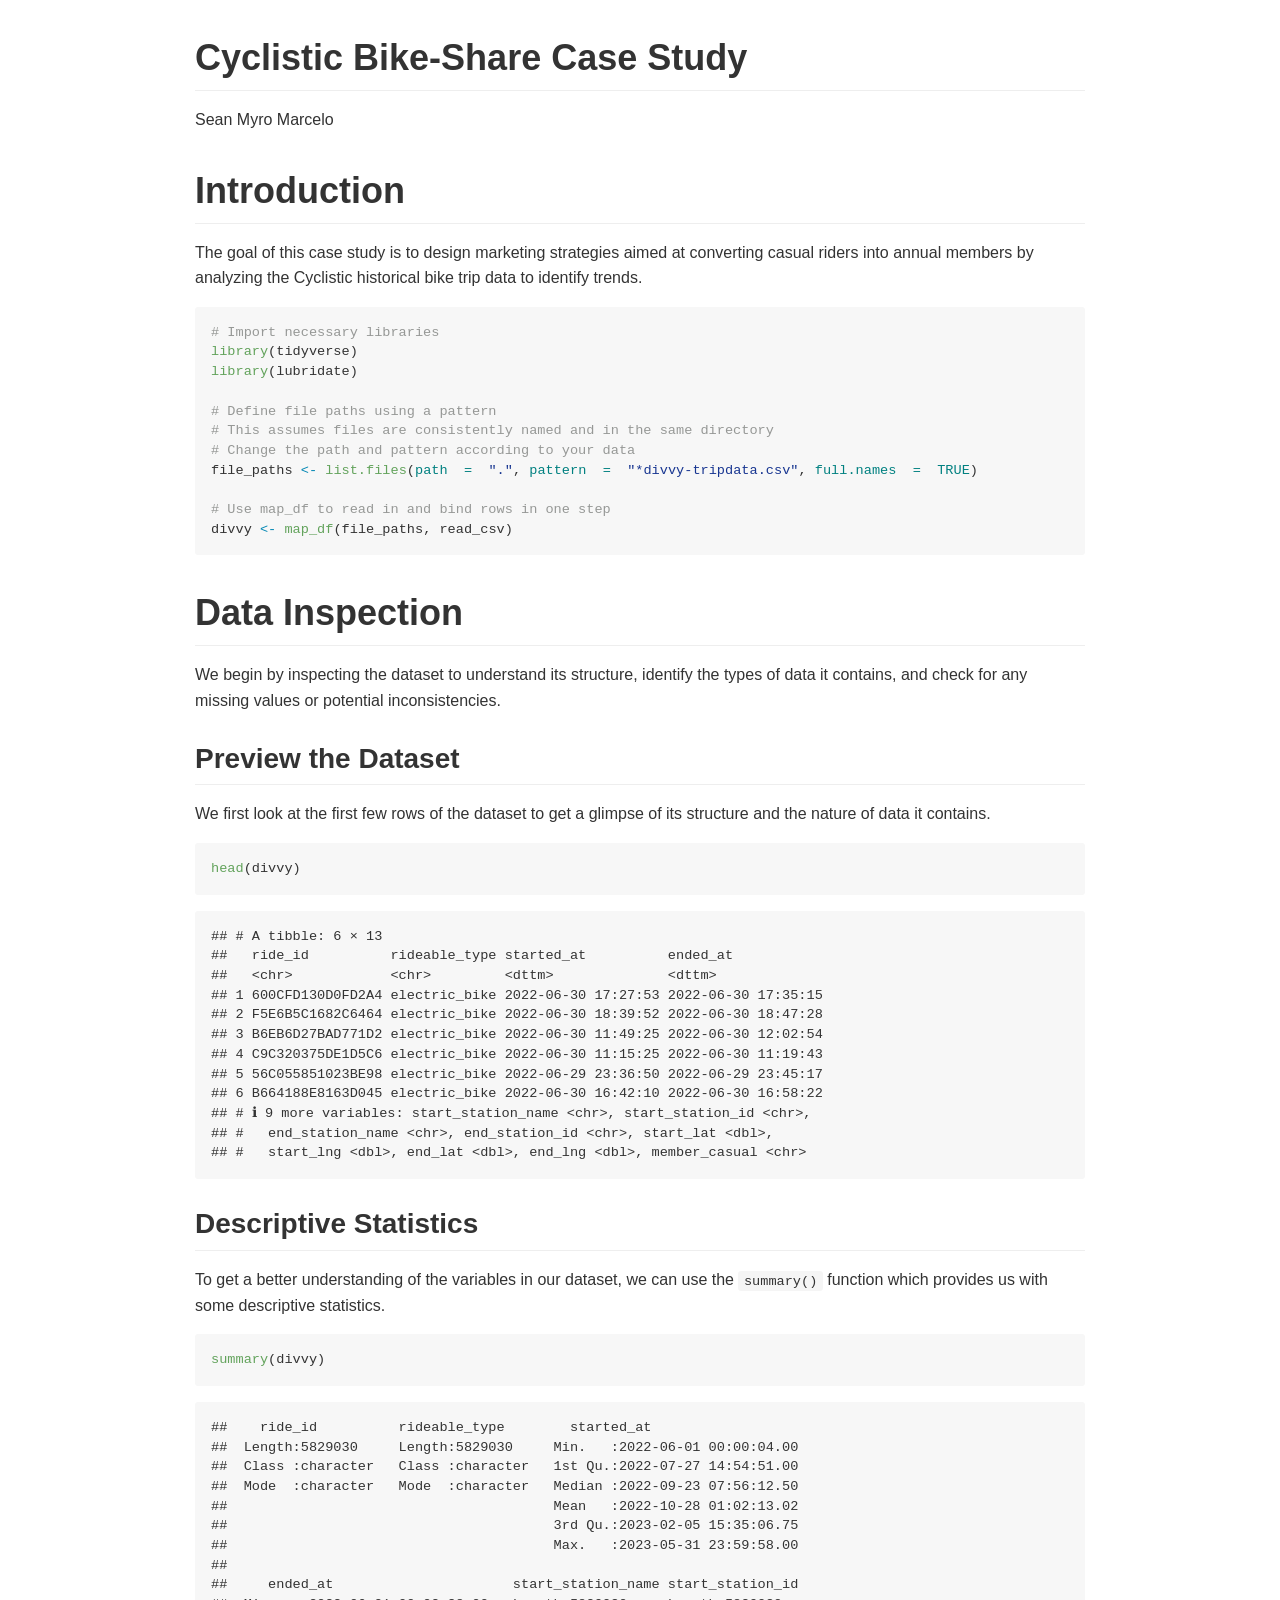
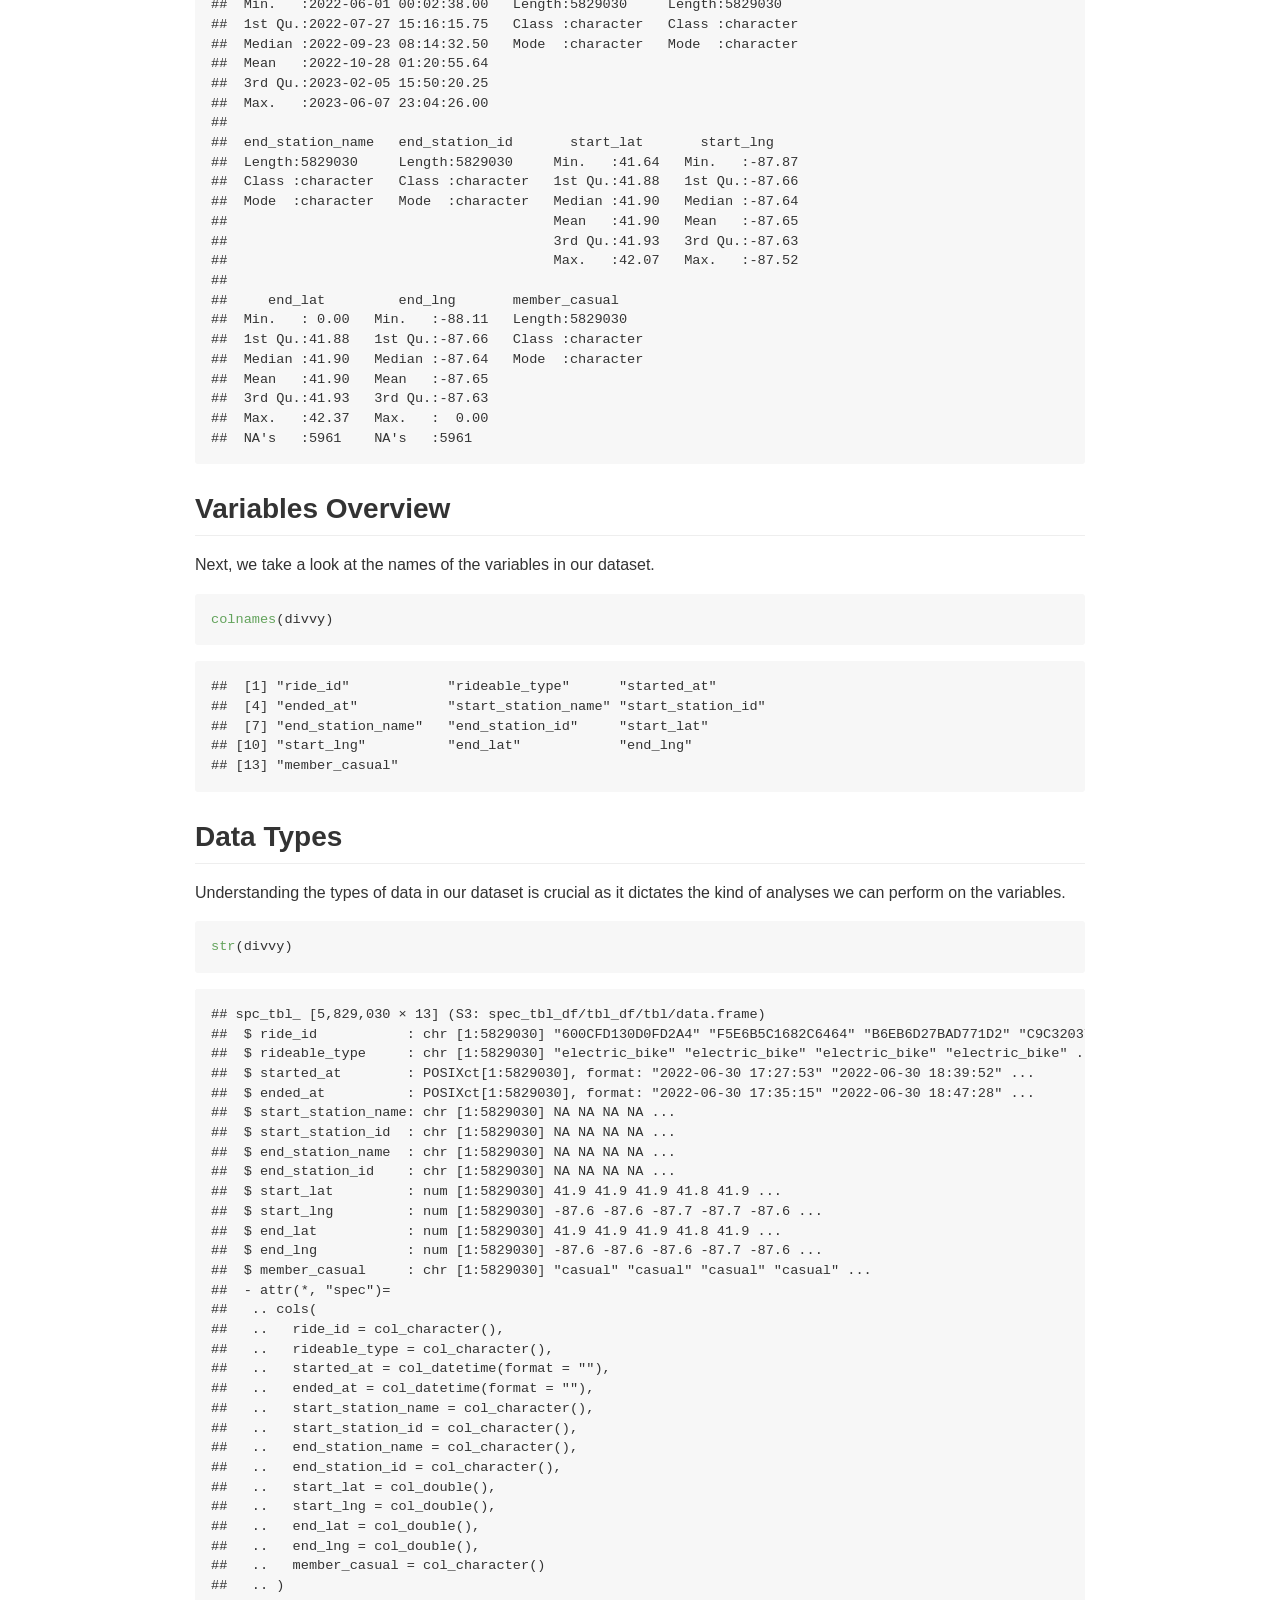
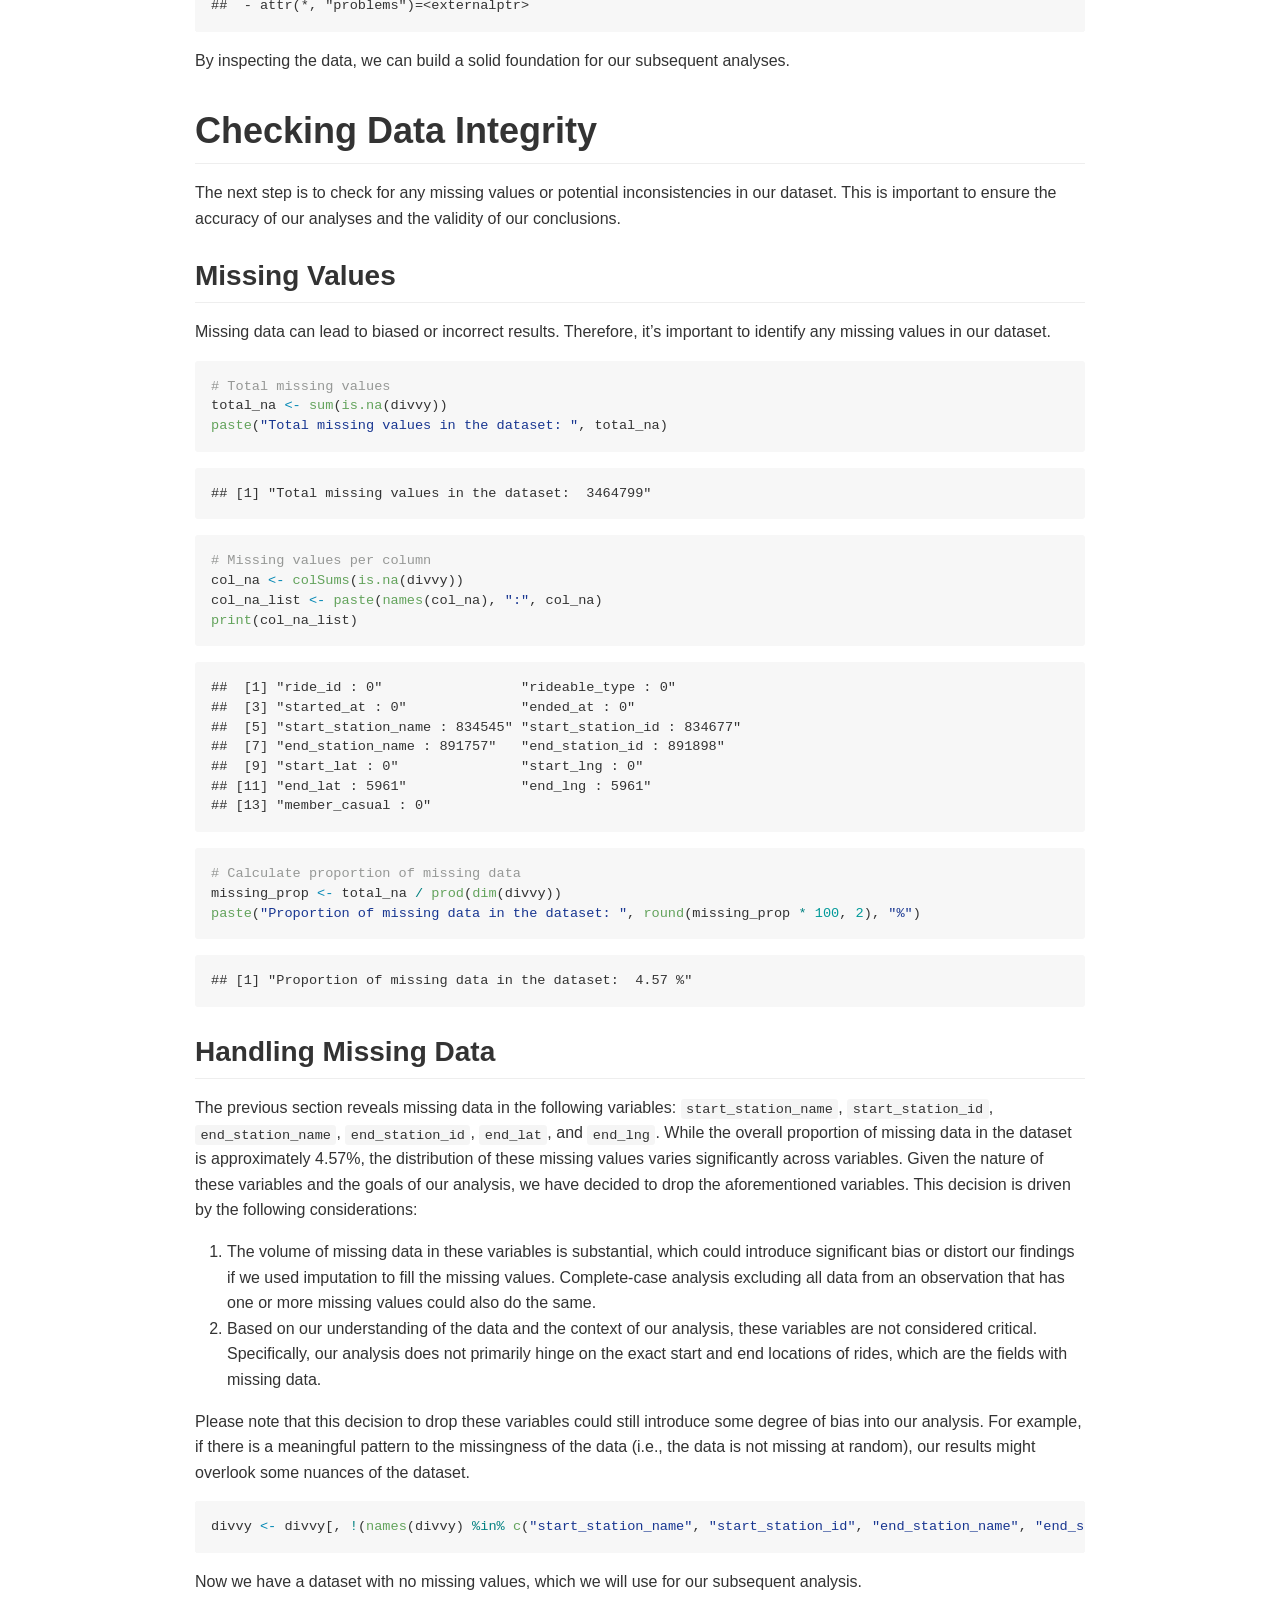
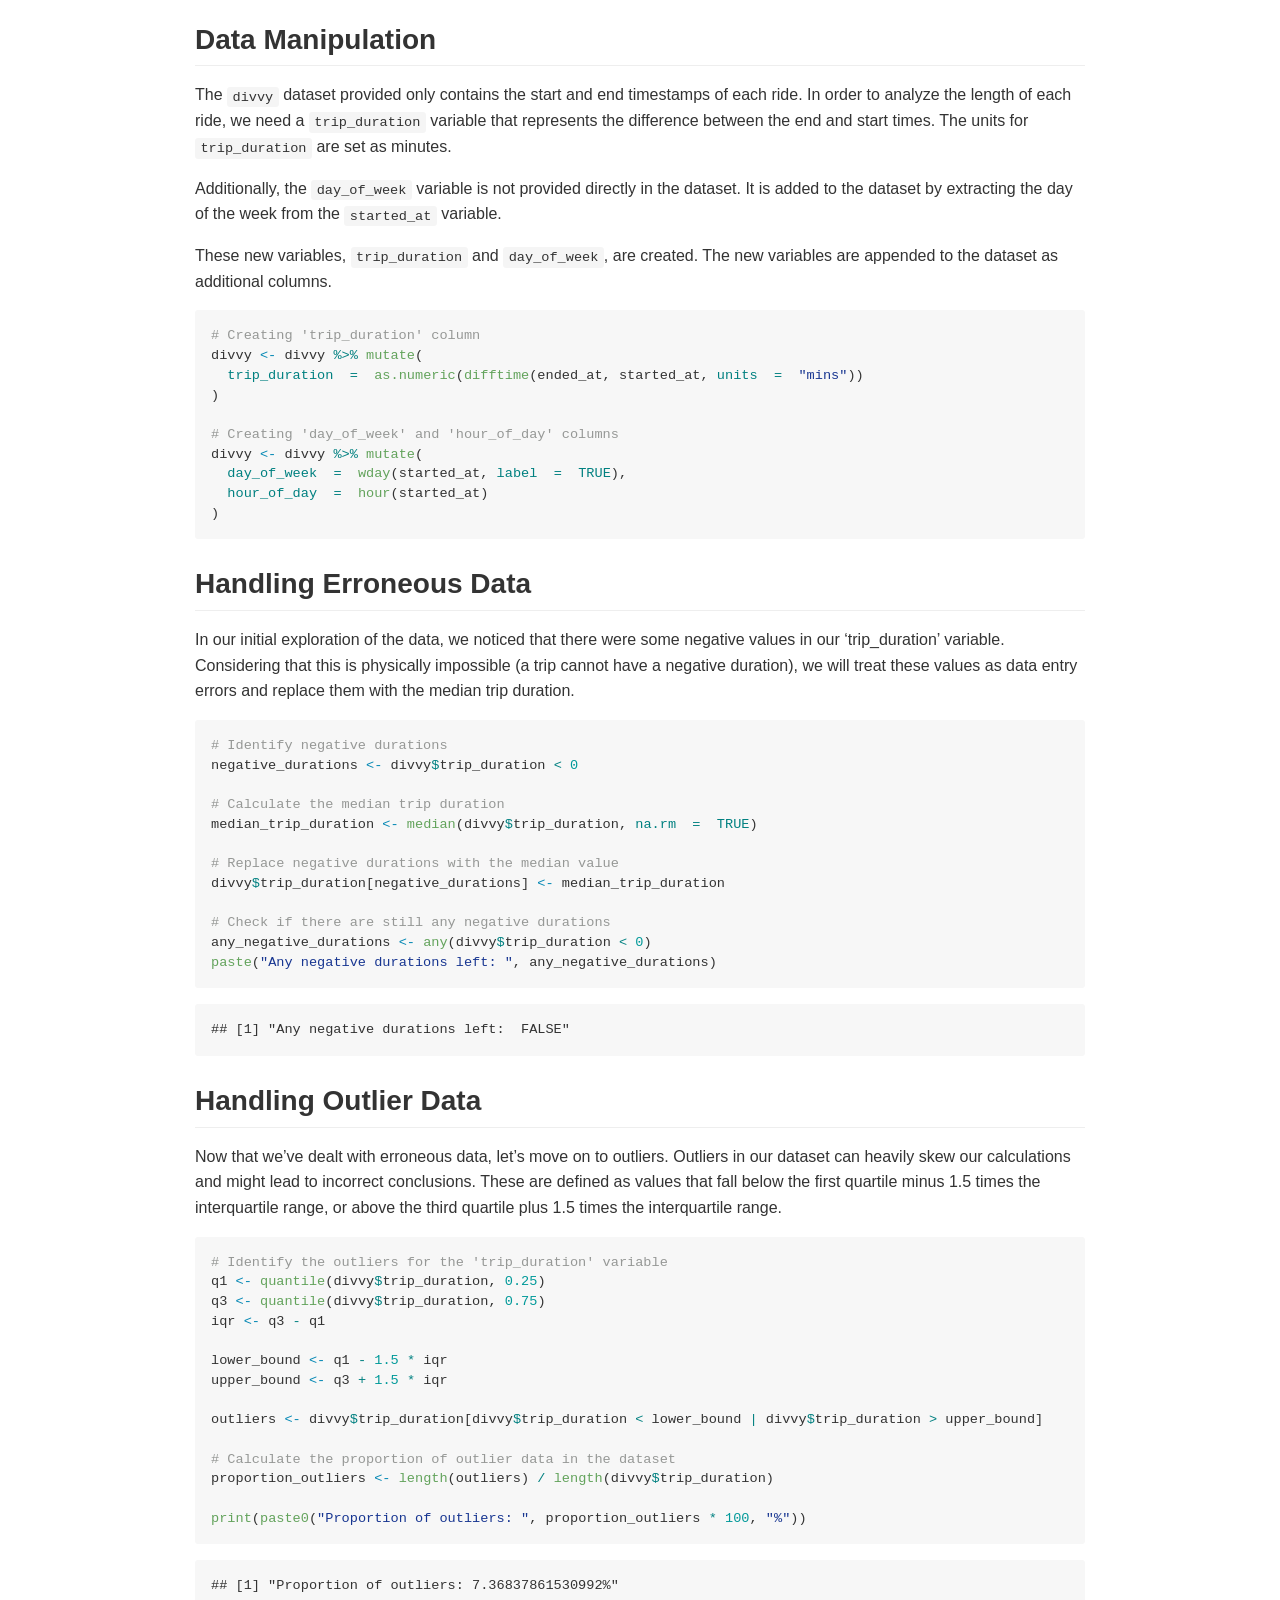
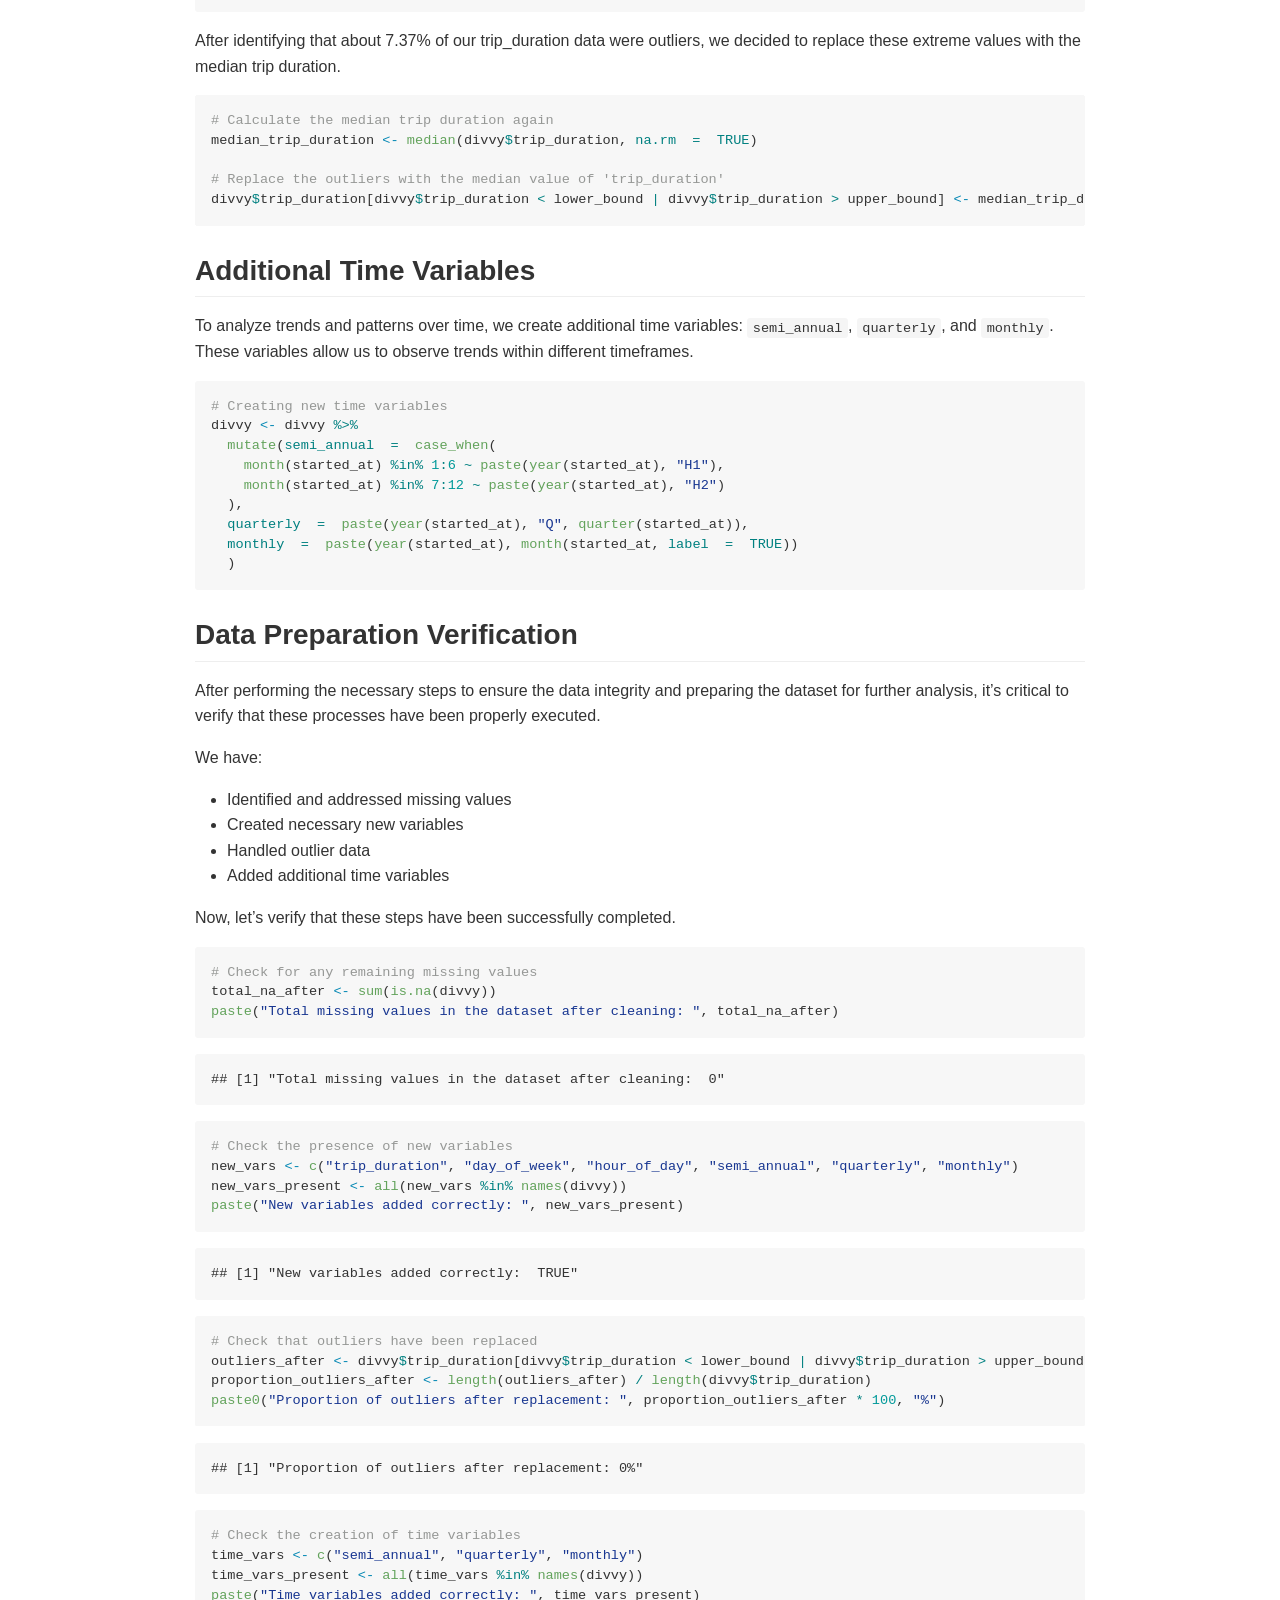
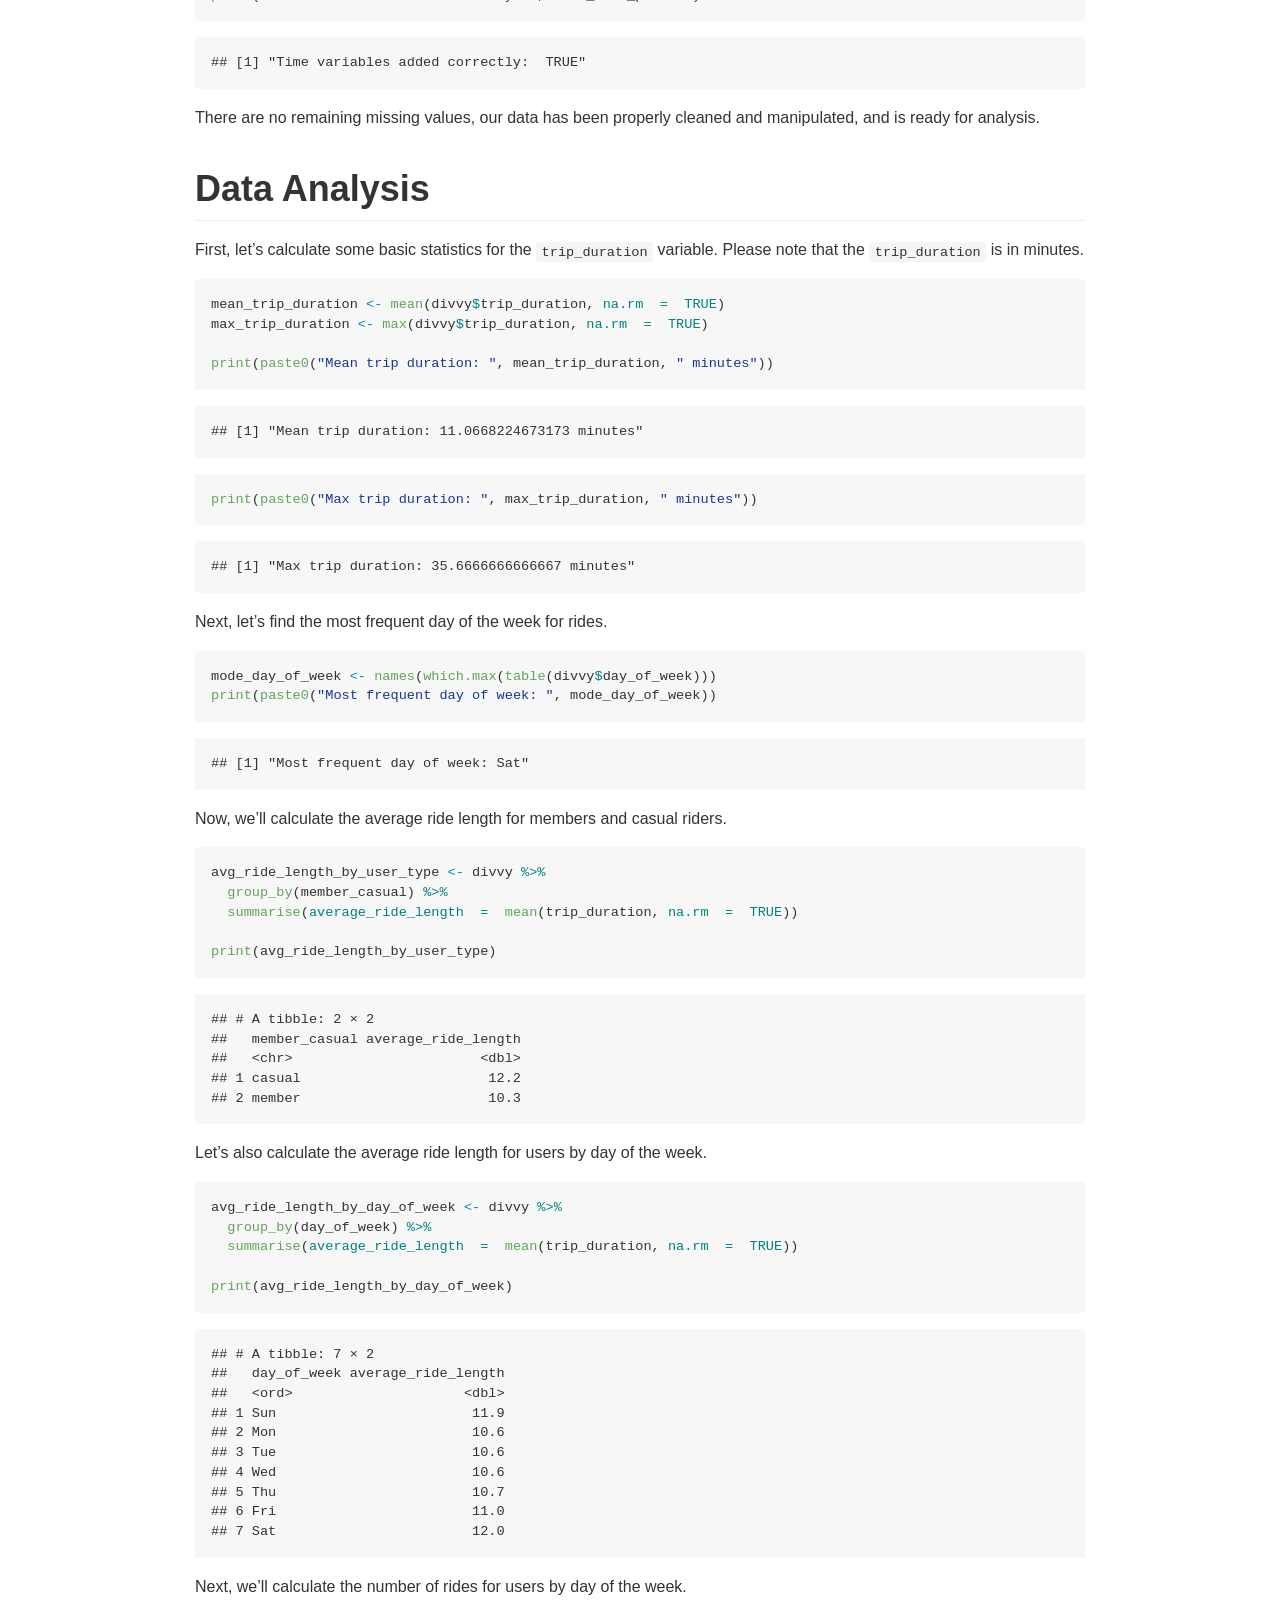
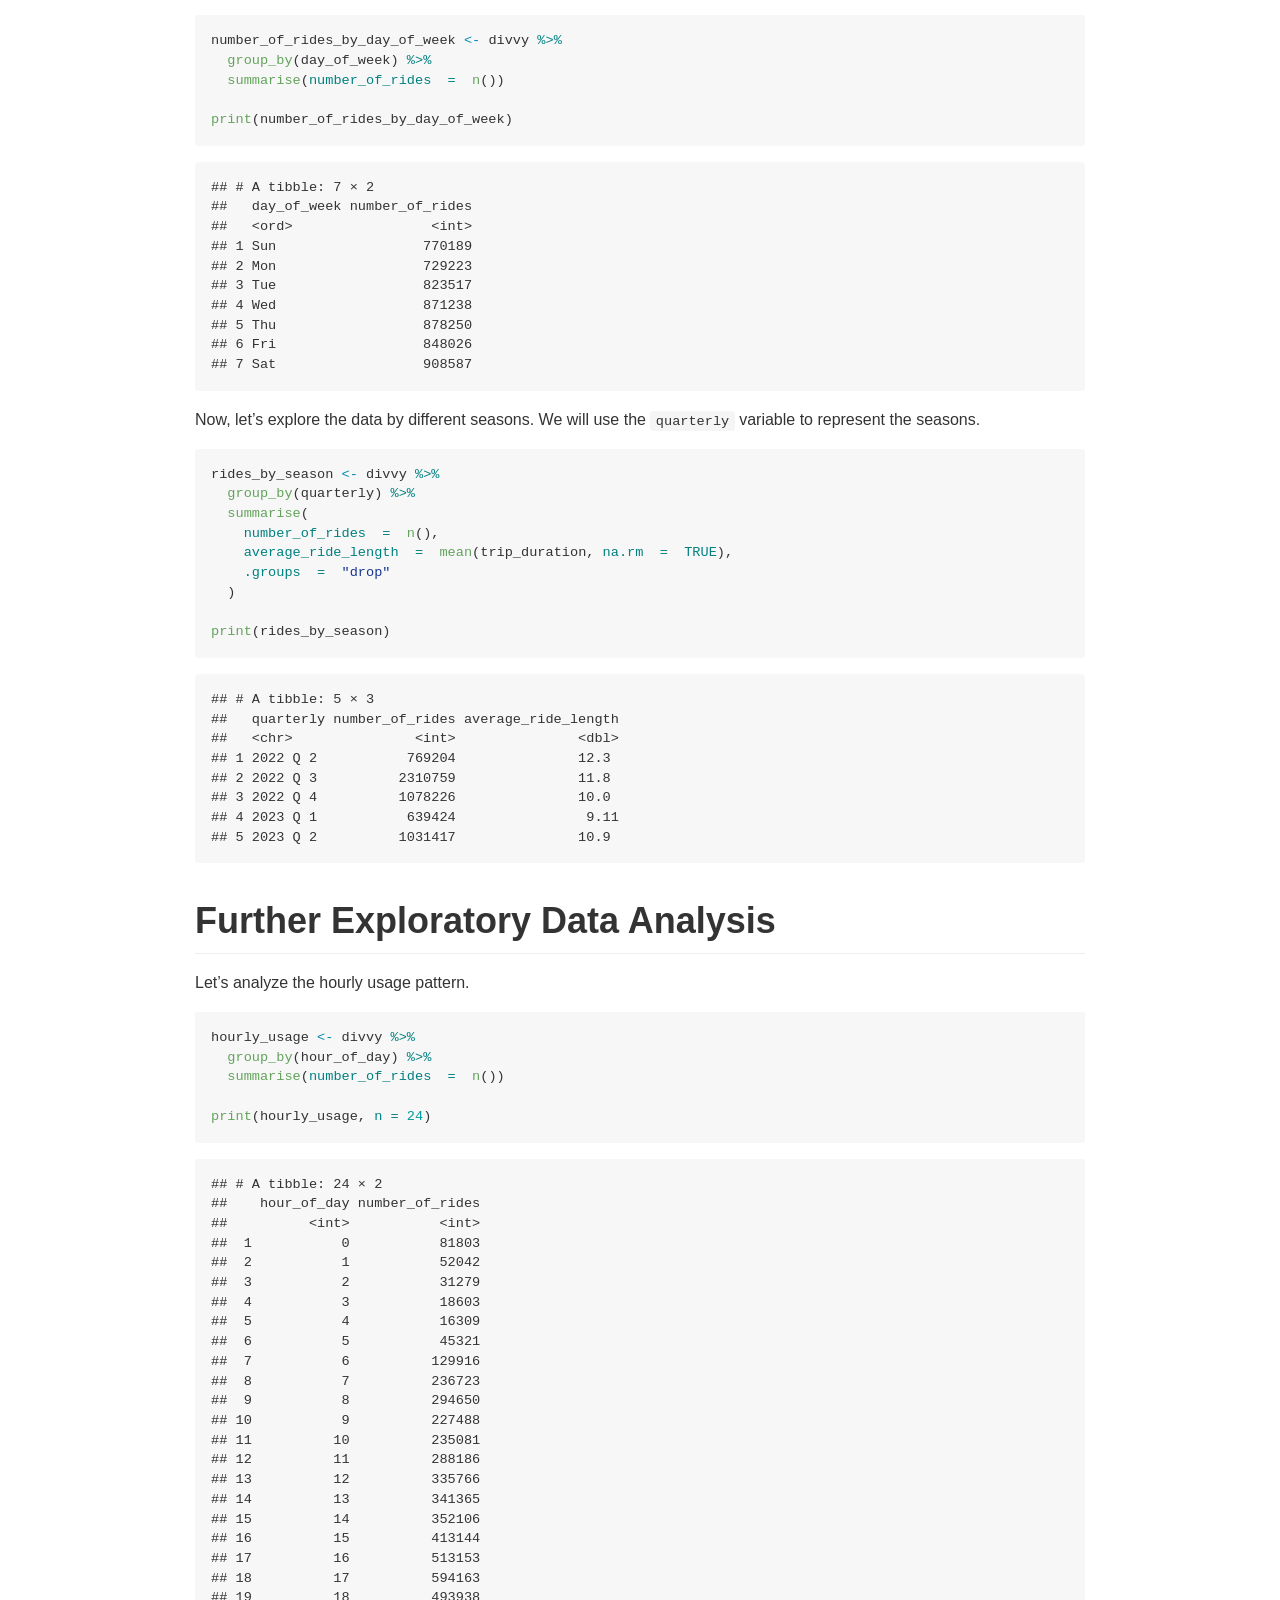
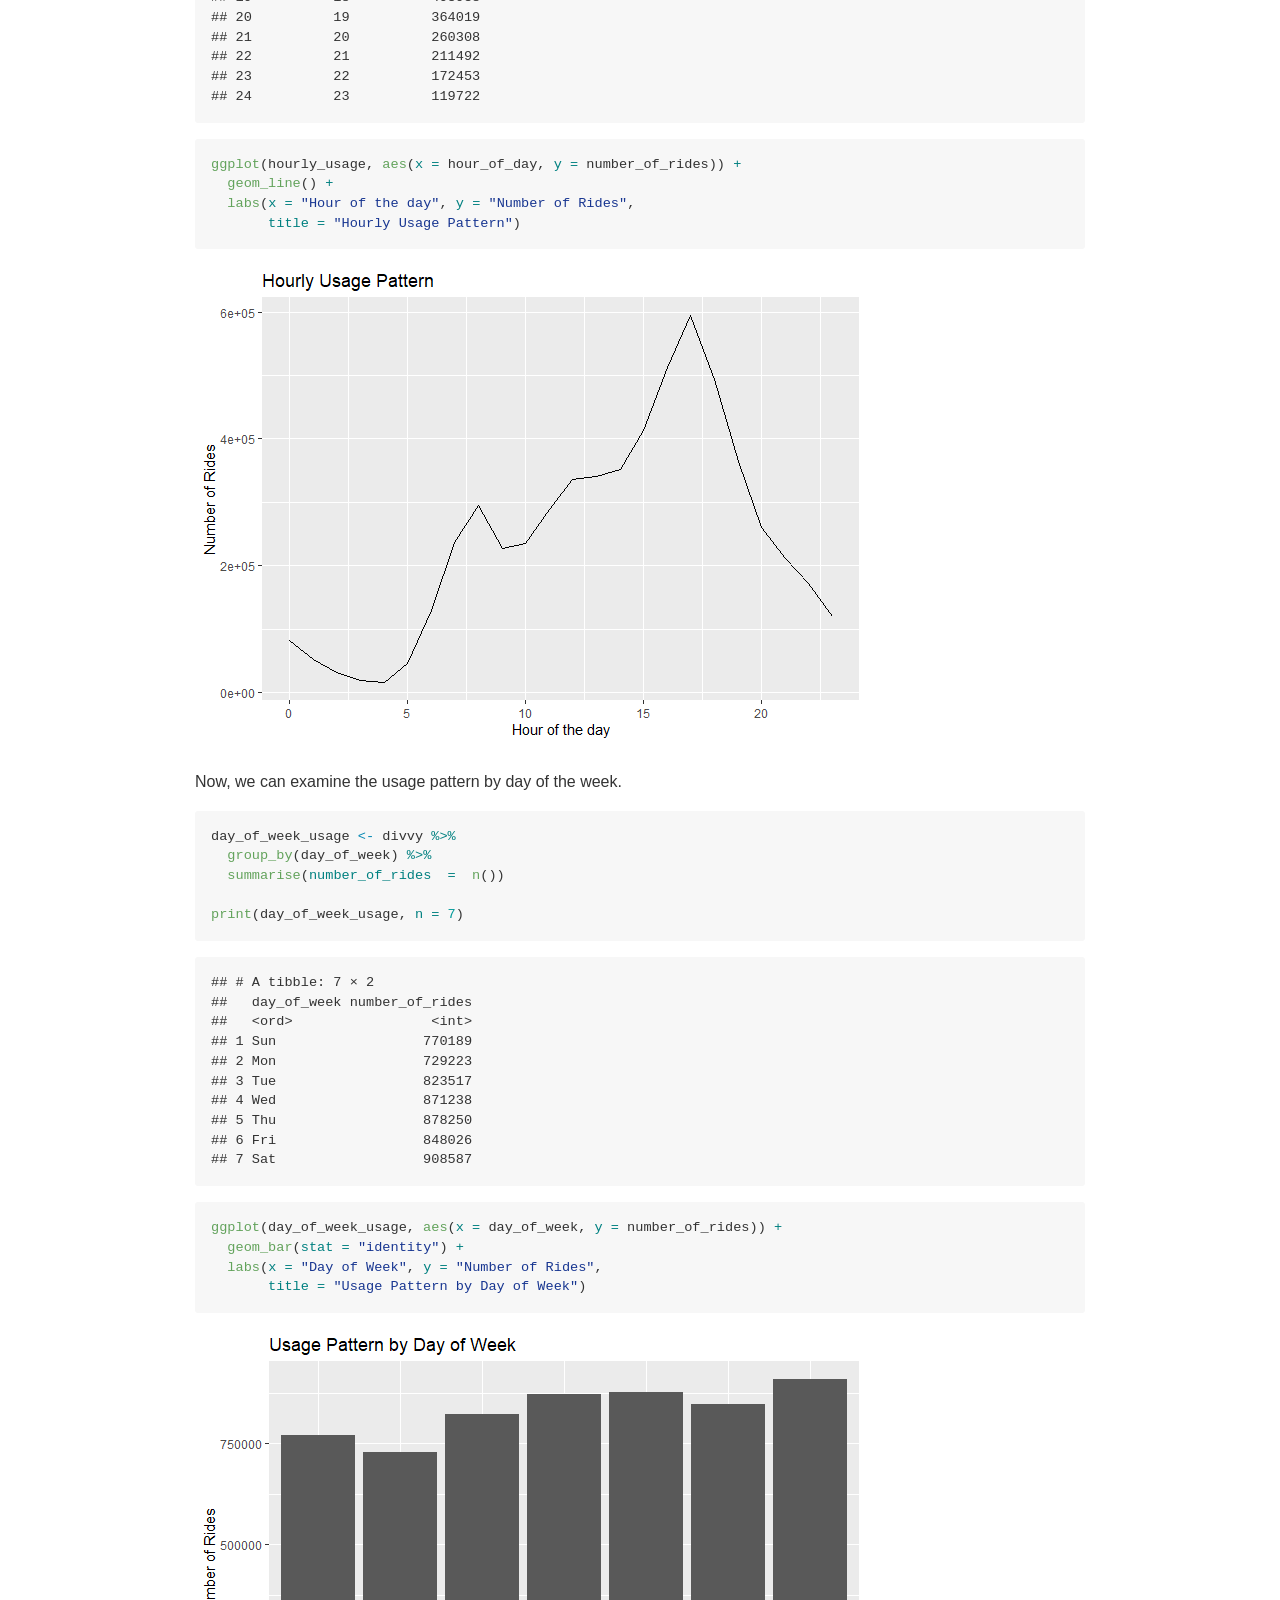
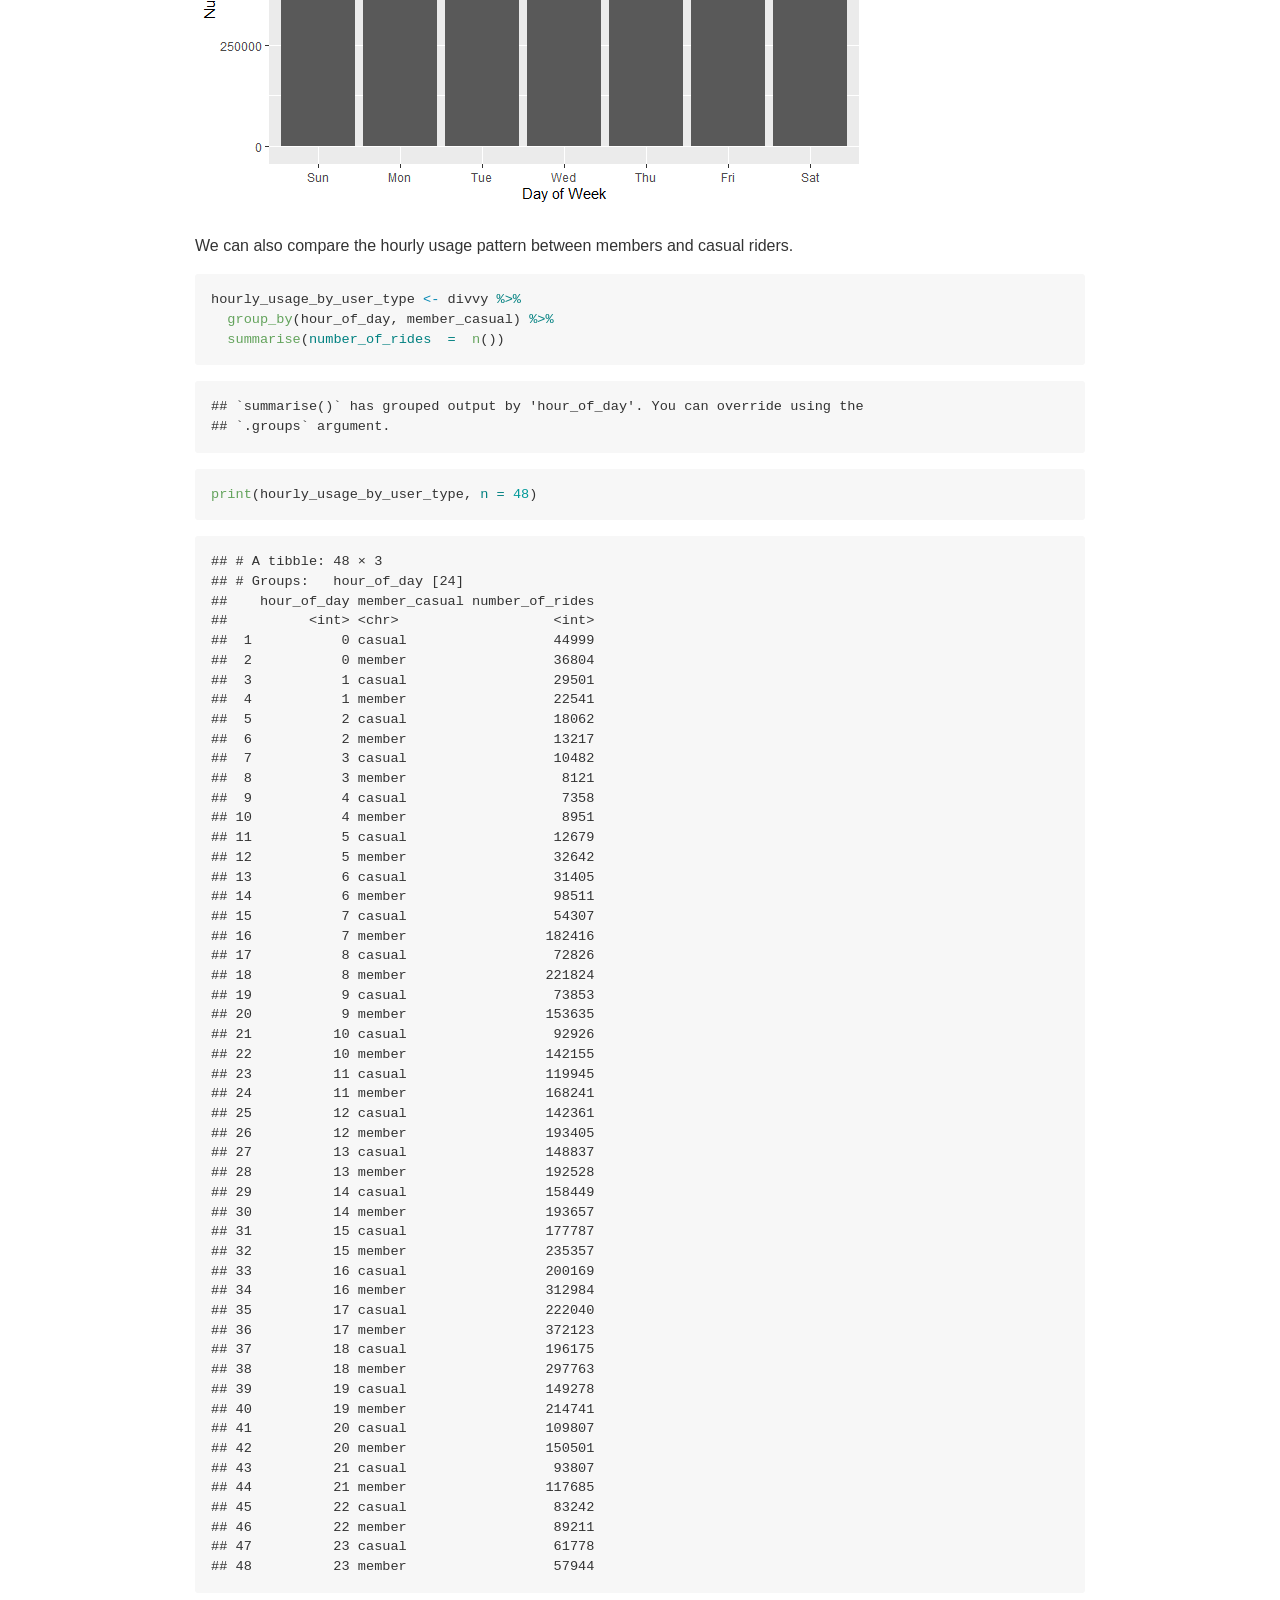
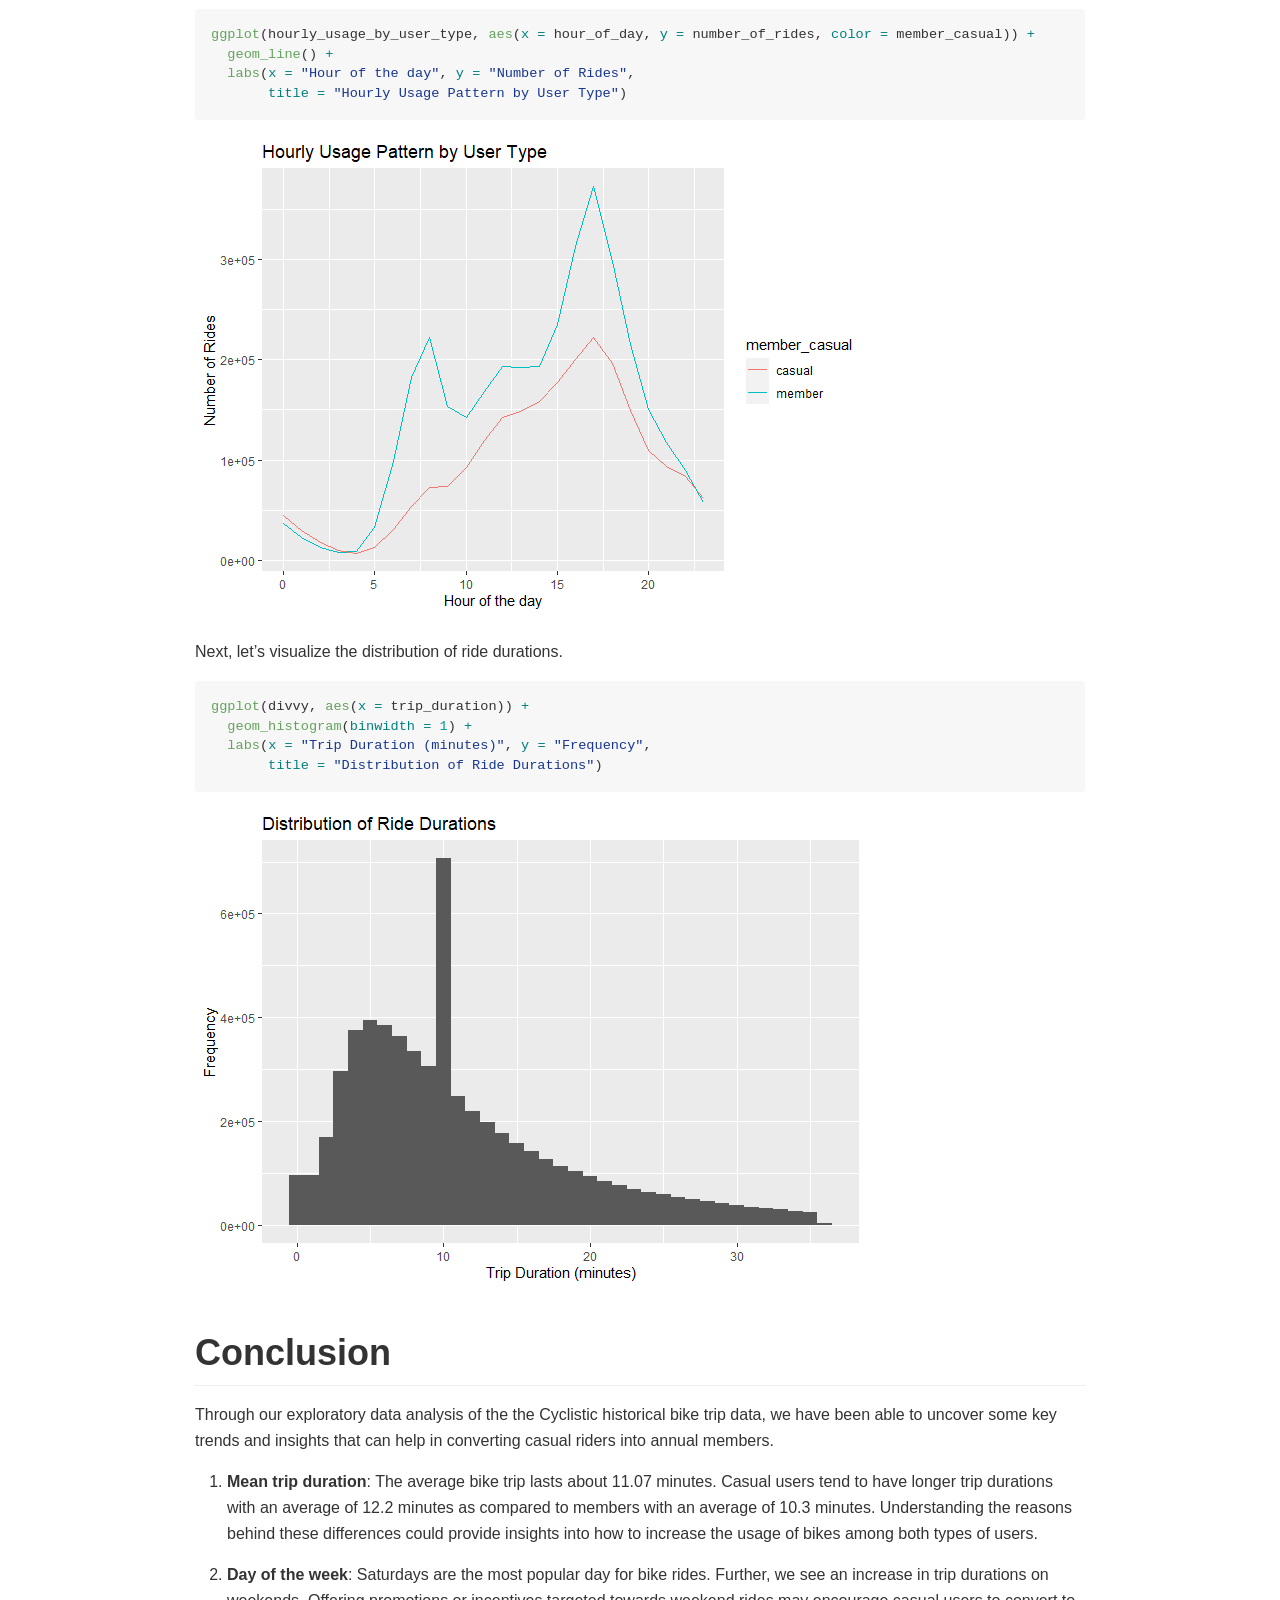
<file: cyclistic_bike_share_ver_2.html>
<!DOCTYPE html>

<html xmlns="http://www.w3.org/1999/xhtml">

<head>

<meta charset="utf-8">
<meta http-equiv="Content-Type" content="text/html; charset=utf-8" />
<meta name="generator" content="pandoc" />
<meta name="viewport" content="width=device-width, initial-scale=1">
<title>Cyclistic Bike-Share Case Study (v2: Temporal &amp; Duration Analysis) — TechNhieSean</title>
<meta name="description" content="Revised R case study analyzing 5.83M outlier-cleaned 2022–2023 Cyclistic bike trips across hourly, daily, and seasonal trends to convert casual riders into members.">
<meta property="og:title" content="Cyclistic Bike-Share Case Study (v2: Temporal &amp; Duration Analysis) — TechNhieSean">
<meta property="og:description" content="Revised R case study analyzing 5.83M outlier-cleaned 2022–2023 Cyclistic bike trips across hourly, daily, and seasonal trends to convert casual riders into members.">
<meta property="og:type" content="article">
<meta property="og:url" content="https://technhiesean.github.io/cyclistic_bike_share_ver_2.html">

<style type="text/css">
@font-face {
font-family: octicons-link;
src: url([data-uri]) format('woff');
}
body {
-webkit-text-size-adjust: 100%;
text-size-adjust: 100%;
color: #333;
font-family: "Helvetica Neue", Helvetica, "Segoe UI", Arial, freesans, sans-serif, "Apple Color Emoji", "Segoe UI Emoji", "Segoe UI Symbol";
font-size: 16px;
line-height: 1.6;
word-wrap: break-word;
}
a {
background-color: transparent;
}
a:active,
a:hover {
outline: 0;
}
strong {
font-weight: bold;
}
h1 {
font-size: 2em;
margin: 0.67em 0;
}
img {
border: 0;
}
hr {
box-sizing: content-box;
height: 0;
}
pre {
overflow: auto;
}
code,
kbd,
pre {
font-family: monospace, monospace;
font-size: 1em;
}
input {
color: inherit;
font: inherit;
margin: 0;
}
html input[disabled] {
cursor: default;
}
input {
line-height: normal;
}
input[type="checkbox"] {
box-sizing: border-box;
padding: 0;
}
table {
border-collapse: collapse;
border-spacing: 0;
}
td,
th {
padding: 0;
}
* {
box-sizing: border-box;
}
input {
font: 13px / 1.4 Helvetica, arial, nimbussansl, liberationsans, freesans, clean, sans-serif, "Apple Color Emoji", "Segoe UI Emoji", "Segoe UI Symbol";
}
a {
color: #4078c0;
text-decoration: none;
}
a:hover,
a:active {
text-decoration: underline;
}
hr {
height: 0;
margin: 15px 0;
overflow: hidden;
background: transparent;
border: 0;
border-bottom: 1px solid #ddd;
}
hr:before {
display: table;
content: "";
}
hr:after {
display: table;
clear: both;
content: "";
}
h1,
h2,
h3,
h4,
h5,
h6 {
margin-top: 15px;
margin-bottom: 15px;
line-height: 1.1;
}
h1 {
font-size: 30px;
}
h2 {
font-size: 21px;
}
h3 {
font-size: 16px;
}
h4 {
font-size: 14px;
}
h5 {
font-size: 12px;
}
h6 {
font-size: 11px;
}
blockquote {
margin: 0;
}
ul,
ol {
padding: 0;
margin-top: 0;
margin-bottom: 0;
}
ol ol,
ul ol {
list-style-type: lower-roman;
}
ul ul ol,
ul ol ol,
ol ul ol,
ol ol ol {
list-style-type: lower-alpha;
}
dd {
margin-left: 0;
}
code {
font-family: Consolas, "Liberation Mono", Menlo, Courier, monospace;
font-size: 12px;
}
pre {
margin-top: 0;
margin-bottom: 0;
font: 12px Consolas, "Liberation Mono", Menlo, Courier, monospace;
}
.select::-ms-expand {
opacity: 0;
}
.octicon {
font: normal normal normal 16px/1 octicons-link;
display: inline-block;
text-decoration: none;
text-rendering: auto;
-webkit-font-smoothing: antialiased;
-moz-osx-font-smoothing: grayscale;
-webkit-user-select: none;
-moz-user-select: none;
-ms-user-select: none;
user-select: none;
}
.octicon-link:before {
content: '\f05c';
}
.markdown-body:before {
display: table;
content: "";
}
.markdown-body:after {
display: table;
clear: both;
content: "";
}
.markdown-body>*:first-child {
margin-top: 0 !important;
}
.markdown-body>*:last-child {
margin-bottom: 0 !important;
}
a:not([href]) {
color: inherit;
text-decoration: none;
}
.anchor {
display: inline-block;
padding-right: 2px;
margin-left: -18px;
}
.anchor:focus {
outline: none;
}
h1,
h2,
h3,
h4,
h5,
h6 {
margin-top: 1em;
margin-bottom: 16px;
font-weight: bold;
line-height: 1.4;
}
h1 .octicon-link,
h2 .octicon-link,
h3 .octicon-link,
h4 .octicon-link,
h5 .octicon-link,
h6 .octicon-link {
color: #000;
vertical-align: middle;
visibility: hidden;
}
h1:hover .anchor,
h2:hover .anchor,
h3:hover .anchor,
h4:hover .anchor,
h5:hover .anchor,
h6:hover .anchor {
text-decoration: none;
}
h1:hover .anchor .octicon-link,
h2:hover .anchor .octicon-link,
h3:hover .anchor .octicon-link,
h4:hover .anchor .octicon-link,
h5:hover .anchor .octicon-link,
h6:hover .anchor .octicon-link {
visibility: visible;
}
h1 {
padding-bottom: 0.3em;
font-size: 2.25em;
line-height: 1.2;
border-bottom: 1px solid #eee;
}
h1 .anchor {
line-height: 1;
}
h2 {
padding-bottom: 0.3em;
font-size: 1.75em;
line-height: 1.225;
border-bottom: 1px solid #eee;
}
h2 .anchor {
line-height: 1;
}
h3 {
font-size: 1.5em;
line-height: 1.43;
}
h3 .anchor {
line-height: 1.2;
}
h4 {
font-size: 1.25em;
}
h4 .anchor {
line-height: 1.2;
}
h5 {
font-size: 1em;
}
h5 .anchor {
line-height: 1.1;
}
h6 {
font-size: 1em;
color: #777;
}
h6 .anchor {
line-height: 1.1;
}
p,
blockquote,
ul,
ol,
dl,
table,
pre {
margin-top: 0;
margin-bottom: 16px;
}
hr {
height: 4px;
padding: 0;
margin: 16px 0;
background-color: #e7e7e7;
border: 0 none;
}
ul,
ol {
padding-left: 2em;
}
ul ul,
ul ol,
ol ol,
ol ul {
margin-top: 0;
margin-bottom: 0;
}
li>p {
margin-top: 16px;
}
dl {
padding: 0;
}
dl dt {
padding: 0;
margin-top: 16px;
font-size: 1em;
font-style: italic;
font-weight: bold;
}
dl dd {
padding: 0 16px;
margin-bottom: 16px;
}
blockquote {
padding: 0 15px;
color: #777;
border-left: 4px solid #ddd;
}
blockquote>:first-child {
margin-top: 0;
}
blockquote>:last-child {
margin-bottom: 0;
}
table {
display: block;
width: 100%;
overflow: auto;
word-break: normal;
word-break: keep-all;
}
table th {
font-weight: bold;
}
table th,
table td {
padding: 6px 13px;
border: 1px solid #ddd;
}
table tr {
background-color: #fff;
border-top: 1px solid #ccc;
}
table tr:nth-child(2n) {
background-color: #f8f8f8;
}
img {
max-width: 100%;
box-sizing: content-box;
background-color: #fff;
}
code {
padding: 0;
padding-top: 0.2em;
padding-bottom: 0.2em;
margin: 0;
font-size: 85%;
background-color: rgba(0,0,0,0.04);
border-radius: 3px;
}
code:before,
code:after {
letter-spacing: -0.2em;
content: "\00a0";
}
pre>code {
padding: 0;
margin: 0;
font-size: 100%;
word-break: normal;
white-space: pre;
background: transparent;
border: 0;
}
.highlight {
margin-bottom: 16px;
}
.highlight pre,
pre {
padding: 16px;
overflow: auto;
font-size: 85%;
line-height: 1.45;
background-color: #f7f7f7;
border-radius: 3px;
}
.highlight pre {
margin-bottom: 0;
word-break: normal;
}
pre {
word-wrap: normal;
}
pre code {
display: inline;
max-width: initial;
padding: 0;
margin: 0;
overflow: initial;
line-height: inherit;
word-wrap: normal;
background-color: transparent;
border: 0;
}
pre code:before,
pre code:after {
content: normal;
}
kbd {
display: inline-block;
padding: 3px 5px;
font-size: 11px;
line-height: 10px;
color: #555;
vertical-align: middle;
background-color: #fcfcfc;
border: solid 1px #ccc;
border-bottom-color: #bbb;
border-radius: 3px;
box-shadow: inset 0 -1px 0 #bbb;
}
.pl-c {
color: #969896;
}
.pl-c1,
.pl-s .pl-v {
color: #0086b3;
}
.pl-e,
.pl-en {
color: #795da3;
}
.pl-s .pl-s1,
.pl-smi {
color: #333;
}
.pl-ent {
color: #63a35c;
}
.pl-k {
color: #a71d5d;
}
.pl-pds,
.pl-s,
.pl-s .pl-pse .pl-s1,
.pl-sr,
.pl-sr .pl-cce,
.pl-sr .pl-sra,
.pl-sr .pl-sre {
color: #183691;
}
.pl-v {
color: #ed6a43;
}
.pl-id {
color: #b52a1d;
}
.pl-ii {
background-color: #b52a1d;
color: #f8f8f8;
}
.pl-sr .pl-cce {
color: #63a35c;
font-weight: bold;
}
.pl-ml {
color: #693a17;
}
.pl-mh,
.pl-mh .pl-en,
.pl-ms {
color: #1d3e81;
font-weight: bold;
}
.pl-mq {
color: #008080;
}
.pl-mi {
color: #333;
font-style: italic;
}
.pl-mb {
color: #333;
font-weight: bold;
}
.pl-md {
background-color: #ffecec;
color: #bd2c00;
}
.pl-mi1 {
background-color: #eaffea;
color: #55a532;
}
.pl-mdr {
color: #795da3;
font-weight: bold;
}
.pl-mo {
color: #1d3e81;
}
kbd {
display: inline-block;
padding: 3px 5px;
font: 11px Consolas, "Liberation Mono", Menlo, Courier, monospace;
line-height: 10px;
color: #555;
vertical-align: middle;
background-color: #fcfcfc;
border: solid 1px #ccc;
border-bottom-color: #bbb;
border-radius: 3px;
box-shadow: inset 0 -1px 0 #bbb;
}
.task-list-item {
list-style-type: none;
}
.task-list-item+.task-list-item {
margin-top: 3px;
}
.task-list-item input {
margin: 0 0.35em 0.25em -1.6em;
vertical-align: middle;
}
:checked+.radio-label {
z-index: 1;
position: relative;
border-color: #4078c0;
}
.sourceLine {
display: inline-block;
}
code .kw { color: #000000; }
code .dt { color: #ed6a43; }
code .dv { color: #009999; }
code .bn { color: #009999; }
code .fl { color: #009999; }
code .ch { color: #009999; }
code .st { color: #183691; }
code .co { color: #969896; }
code .ot { color: #0086b3; }
code .al { color: #a61717; }
code .fu { color: #63a35c; }
code .er { color: #a61717; background-color: #e3d2d2; }
code .wa { color: #000000; }
code .cn { color: #008080; }
code .sc { color: #008080; }
code .vs { color: #183691; }
code .ss { color: #183691; }
code .im { color: #000000; }
code .va {color: #008080; }
code .cf { color: #000000; }
code .op { color: #000000; }
code .bu { color: #000000; }
code .ex { color: #000000; }
code .pp { color: #999999; }
code .at { color: #008080; }
code .do { color: #969896; }
code .an { color: #008080; }
code .cv { color: #008080; }
code .in { color: #008080; }
</style>
<style>
body {
box-sizing: border-box;
min-width: 200px;
max-width: 980px;
margin: 0 auto;
padding: 45px;
padding-top: 0px;
}
</style>


</head>

<body>

<h1 id="cyclistic-bike-share-case-study">Cyclistic Bike-Share Case
Study</h1>
<p>Sean Myro Marcelo</p>
<h1 id="introduction">Introduction</h1>
<p>The goal of this case study is to design marketing strategies aimed
at converting casual riders into annual members by analyzing the
Cyclistic historical bike trip data to identify trends.</p>
<div class="sourceCode" id="cb1"><pre class="sourceCode r"><code class="sourceCode r"><span id="cb1-1"><a href="#cb1-1" tabindex="-1"></a><span class="co"># Import necessary libraries</span></span>
<span id="cb1-2"><a href="#cb1-2" tabindex="-1"></a><span class="fu">library</span>(tidyverse)</span>
<span id="cb1-3"><a href="#cb1-3" tabindex="-1"></a><span class="fu">library</span>(lubridate)</span>
<span id="cb1-4"><a href="#cb1-4" tabindex="-1"></a></span>
<span id="cb1-5"><a href="#cb1-5" tabindex="-1"></a><span class="co"># Define file paths using a pattern</span></span>
<span id="cb1-6"><a href="#cb1-6" tabindex="-1"></a><span class="co"># This assumes files are consistently named and in the same directory</span></span>
<span id="cb1-7"><a href="#cb1-7" tabindex="-1"></a><span class="co"># Change the path and pattern according to your data</span></span>
<span id="cb1-8"><a href="#cb1-8" tabindex="-1"></a>file_paths <span class="ot">&lt;-</span> <span class="fu">list.files</span>(<span class="at">path  =</span>  <span class="st">&quot;.&quot;</span>, <span class="at">pattern  =</span>  <span class="st">&quot;*divvy-tripdata.csv&quot;</span>, <span class="at">full.names  =</span>  <span class="cn">TRUE</span>)</span>
<span id="cb1-9"><a href="#cb1-9" tabindex="-1"></a></span>
<span id="cb1-10"><a href="#cb1-10" tabindex="-1"></a><span class="co"># Use map_df to read in and bind rows in one step</span></span>
<span id="cb1-11"><a href="#cb1-11" tabindex="-1"></a>divvy <span class="ot">&lt;-</span> <span class="fu">map_df</span>(file_paths, read_csv)</span></code></pre></div>
<h1 id="data-inspection">Data Inspection</h1>
<p>We begin by inspecting the dataset to understand its structure,
identify the types of data it contains, and check for any missing values
or potential inconsistencies.</p>
<h2 id="preview-the-dataset">Preview the Dataset</h2>
<p>We first look at the first few rows of the dataset to get a glimpse
of its structure and the nature of data it contains.</p>
<div class="sourceCode" id="cb2"><pre class="sourceCode r"><code class="sourceCode r"><span id="cb2-1"><a href="#cb2-1" tabindex="-1"></a><span class="fu">head</span>(divvy)</span></code></pre></div>
<pre><code>## # A tibble: 6 × 13
##   ride_id          rideable_type started_at          ended_at           
##   &lt;chr&gt;            &lt;chr&gt;         &lt;dttm&gt;              &lt;dttm&gt;             
## 1 600CFD130D0FD2A4 electric_bike 2022-06-30 17:27:53 2022-06-30 17:35:15
## 2 F5E6B5C1682C6464 electric_bike 2022-06-30 18:39:52 2022-06-30 18:47:28
## 3 B6EB6D27BAD771D2 electric_bike 2022-06-30 11:49:25 2022-06-30 12:02:54
## 4 C9C320375DE1D5C6 electric_bike 2022-06-30 11:15:25 2022-06-30 11:19:43
## 5 56C055851023BE98 electric_bike 2022-06-29 23:36:50 2022-06-29 23:45:17
## 6 B664188E8163D045 electric_bike 2022-06-30 16:42:10 2022-06-30 16:58:22
## # ℹ 9 more variables: start_station_name &lt;chr&gt;, start_station_id &lt;chr&gt;,
## #   end_station_name &lt;chr&gt;, end_station_id &lt;chr&gt;, start_lat &lt;dbl&gt;,
## #   start_lng &lt;dbl&gt;, end_lat &lt;dbl&gt;, end_lng &lt;dbl&gt;, member_casual &lt;chr&gt;</code></pre>
<h2 id="descriptive-statistics">Descriptive Statistics</h2>
<p>To get a better understanding of the variables in our dataset, we can
use the <code>summary()</code> function which provides us with some
descriptive statistics.</p>
<div class="sourceCode" id="cb4"><pre class="sourceCode r"><code class="sourceCode r"><span id="cb4-1"><a href="#cb4-1" tabindex="-1"></a><span class="fu">summary</span>(divvy)</span></code></pre></div>
<pre><code>##    ride_id          rideable_type        started_at                    
##  Length:5829030     Length:5829030     Min.   :2022-06-01 00:00:04.00  
##  Class :character   Class :character   1st Qu.:2022-07-27 14:54:51.00  
##  Mode  :character   Mode  :character   Median :2022-09-23 07:56:12.50  
##                                        Mean   :2022-10-28 01:02:13.02  
##                                        3rd Qu.:2023-02-05 15:35:06.75  
##                                        Max.   :2023-05-31 23:59:58.00  
##                                                                        
##     ended_at                      start_station_name start_station_id  
##  Min.   :2022-06-01 00:02:38.00   Length:5829030     Length:5829030    
##  1st Qu.:2022-07-27 15:16:15.75   Class :character   Class :character  
##  Median :2022-09-23 08:14:32.50   Mode  :character   Mode  :character  
##  Mean   :2022-10-28 01:20:55.64                                        
##  3rd Qu.:2023-02-05 15:50:20.25                                        
##  Max.   :2023-06-07 23:04:26.00                                        
##                                                                        
##  end_station_name   end_station_id       start_lat       start_lng     
##  Length:5829030     Length:5829030     Min.   :41.64   Min.   :-87.87  
##  Class :character   Class :character   1st Qu.:41.88   1st Qu.:-87.66  
##  Mode  :character   Mode  :character   Median :41.90   Median :-87.64  
##                                        Mean   :41.90   Mean   :-87.65  
##                                        3rd Qu.:41.93   3rd Qu.:-87.63  
##                                        Max.   :42.07   Max.   :-87.52  
##                                                                        
##     end_lat         end_lng       member_casual     
##  Min.   : 0.00   Min.   :-88.11   Length:5829030    
##  1st Qu.:41.88   1st Qu.:-87.66   Class :character  
##  Median :41.90   Median :-87.64   Mode  :character  
##  Mean   :41.90   Mean   :-87.65                     
##  3rd Qu.:41.93   3rd Qu.:-87.63                     
##  Max.   :42.37   Max.   :  0.00                     
##  NA&#39;s   :5961    NA&#39;s   :5961</code></pre>
<h2 id="variables-overview">Variables Overview</h2>
<p>Next, we take a look at the names of the variables in our
dataset.</p>
<div class="sourceCode" id="cb6"><pre class="sourceCode r"><code class="sourceCode r"><span id="cb6-1"><a href="#cb6-1" tabindex="-1"></a><span class="fu">colnames</span>(divvy)</span></code></pre></div>
<pre><code>##  [1] &quot;ride_id&quot;            &quot;rideable_type&quot;      &quot;started_at&quot;        
##  [4] &quot;ended_at&quot;           &quot;start_station_name&quot; &quot;start_station_id&quot;  
##  [7] &quot;end_station_name&quot;   &quot;end_station_id&quot;     &quot;start_lat&quot;         
## [10] &quot;start_lng&quot;          &quot;end_lat&quot;            &quot;end_lng&quot;           
## [13] &quot;member_casual&quot;</code></pre>
<h2 id="data-types">Data Types</h2>
<p>Understanding the types of data in our dataset is crucial as it
dictates the kind of analyses we can perform on the variables.</p>
<div class="sourceCode" id="cb8"><pre class="sourceCode r"><code class="sourceCode r"><span id="cb8-1"><a href="#cb8-1" tabindex="-1"></a><span class="fu">str</span>(divvy)</span></code></pre></div>
<pre><code>## spc_tbl_ [5,829,030 × 13] (S3: spec_tbl_df/tbl_df/tbl/data.frame)
##  $ ride_id           : chr [1:5829030] &quot;600CFD130D0FD2A4&quot; &quot;F5E6B5C1682C6464&quot; &quot;B6EB6D27BAD771D2&quot; &quot;C9C320375DE1D5C6&quot; ...
##  $ rideable_type     : chr [1:5829030] &quot;electric_bike&quot; &quot;electric_bike&quot; &quot;electric_bike&quot; &quot;electric_bike&quot; ...
##  $ started_at        : POSIXct[1:5829030], format: &quot;2022-06-30 17:27:53&quot; &quot;2022-06-30 18:39:52&quot; ...
##  $ ended_at          : POSIXct[1:5829030], format: &quot;2022-06-30 17:35:15&quot; &quot;2022-06-30 18:47:28&quot; ...
##  $ start_station_name: chr [1:5829030] NA NA NA NA ...
##  $ start_station_id  : chr [1:5829030] NA NA NA NA ...
##  $ end_station_name  : chr [1:5829030] NA NA NA NA ...
##  $ end_station_id    : chr [1:5829030] NA NA NA NA ...
##  $ start_lat         : num [1:5829030] 41.9 41.9 41.9 41.8 41.9 ...
##  $ start_lng         : num [1:5829030] -87.6 -87.6 -87.7 -87.7 -87.6 ...
##  $ end_lat           : num [1:5829030] 41.9 41.9 41.9 41.8 41.9 ...
##  $ end_lng           : num [1:5829030] -87.6 -87.6 -87.6 -87.7 -87.6 ...
##  $ member_casual     : chr [1:5829030] &quot;casual&quot; &quot;casual&quot; &quot;casual&quot; &quot;casual&quot; ...
##  - attr(*, &quot;spec&quot;)=
##   .. cols(
##   ..   ride_id = col_character(),
##   ..   rideable_type = col_character(),
##   ..   started_at = col_datetime(format = &quot;&quot;),
##   ..   ended_at = col_datetime(format = &quot;&quot;),
##   ..   start_station_name = col_character(),
##   ..   start_station_id = col_character(),
##   ..   end_station_name = col_character(),
##   ..   end_station_id = col_character(),
##   ..   start_lat = col_double(),
##   ..   start_lng = col_double(),
##   ..   end_lat = col_double(),
##   ..   end_lng = col_double(),
##   ..   member_casual = col_character()
##   .. )
##  - attr(*, &quot;problems&quot;)=&lt;externalptr&gt;</code></pre>
<p>By inspecting the data, we can build a solid foundation for our
subsequent analyses.</p>
<h1 id="checking-data-integrity">Checking Data Integrity</h1>
<p>The next step is to check for any missing values or potential
inconsistencies in our dataset. This is important to ensure the accuracy
of our analyses and the validity of our conclusions.</p>
<h2 id="missing-values">Missing Values</h2>
<p>Missing data can lead to biased or incorrect results. Therefore, it’s
important to identify any missing values in our dataset.</p>
<div class="sourceCode" id="cb10"><pre class="sourceCode r"><code class="sourceCode r"><span id="cb10-1"><a href="#cb10-1" tabindex="-1"></a><span class="co"># Total missing values</span></span>
<span id="cb10-2"><a href="#cb10-2" tabindex="-1"></a>total_na <span class="ot">&lt;-</span> <span class="fu">sum</span>(<span class="fu">is.na</span>(divvy))</span>
<span id="cb10-3"><a href="#cb10-3" tabindex="-1"></a><span class="fu">paste</span>(<span class="st">&quot;Total missing values in the dataset: &quot;</span>, total_na)</span></code></pre></div>
<pre><code>## [1] &quot;Total missing values in the dataset:  3464799&quot;</code></pre>
<div class="sourceCode" id="cb12"><pre class="sourceCode r"><code class="sourceCode r"><span id="cb12-1"><a href="#cb12-1" tabindex="-1"></a><span class="co"># Missing values per column</span></span>
<span id="cb12-2"><a href="#cb12-2" tabindex="-1"></a>col_na <span class="ot">&lt;-</span> <span class="fu">colSums</span>(<span class="fu">is.na</span>(divvy))</span>
<span id="cb12-3"><a href="#cb12-3" tabindex="-1"></a>col_na_list <span class="ot">&lt;-</span> <span class="fu">paste</span>(<span class="fu">names</span>(col_na), <span class="st">&quot;:&quot;</span>, col_na)</span>
<span id="cb12-4"><a href="#cb12-4" tabindex="-1"></a><span class="fu">print</span>(col_na_list)</span></code></pre></div>
<pre><code>##  [1] &quot;ride_id : 0&quot;                 &quot;rideable_type : 0&quot;          
##  [3] &quot;started_at : 0&quot;              &quot;ended_at : 0&quot;               
##  [5] &quot;start_station_name : 834545&quot; &quot;start_station_id : 834677&quot;  
##  [7] &quot;end_station_name : 891757&quot;   &quot;end_station_id : 891898&quot;    
##  [9] &quot;start_lat : 0&quot;               &quot;start_lng : 0&quot;              
## [11] &quot;end_lat : 5961&quot;              &quot;end_lng : 5961&quot;             
## [13] &quot;member_casual : 0&quot;</code></pre>
<div class="sourceCode" id="cb14"><pre class="sourceCode r"><code class="sourceCode r"><span id="cb14-1"><a href="#cb14-1" tabindex="-1"></a><span class="co"># Calculate proportion of missing data</span></span>
<span id="cb14-2"><a href="#cb14-2" tabindex="-1"></a>missing_prop <span class="ot">&lt;-</span> total_na <span class="sc">/</span> <span class="fu">prod</span>(<span class="fu">dim</span>(divvy))</span>
<span id="cb14-3"><a href="#cb14-3" tabindex="-1"></a><span class="fu">paste</span>(<span class="st">&quot;Proportion of missing data in the dataset: &quot;</span>, <span class="fu">round</span>(missing_prop <span class="sc">*</span> <span class="dv">100</span>, <span class="dv">2</span>), <span class="st">&quot;%&quot;</span>)</span></code></pre></div>
<pre><code>## [1] &quot;Proportion of missing data in the dataset:  4.57 %&quot;</code></pre>
<h2 id="handling-missing-data">Handling Missing Data</h2>
<p>The previous section reveals missing data in the following variables:
<code>start_station_name</code>, <code>start_station_id</code>,
<code>end_station_name</code>, <code>end_station_id</code>,
<code>end_lat</code>, and <code>end_lng</code>. While the overall
proportion of missing data in the dataset is approximately 4.57%, the
distribution of these missing values varies significantly across
variables. Given the nature of these variables and the goals of our
analysis, we have decided to drop the aforementioned variables. This
decision is driven by the following considerations:</p>
<ol style="list-style-type: decimal">
<li>The volume of missing data in these variables is substantial, which
could introduce significant bias or distort our findings if we used
imputation to fill the missing values. Complete-case analysis excluding
all data from an observation that has one or more missing values could
also do the same.</li>
<li>Based on our understanding of the data and the context of our
analysis, these variables are not considered critical. Specifically, our
analysis does not primarily hinge on the exact start and end locations
of rides, which are the fields with missing data.</li>
</ol>
<p>Please note that this decision to drop these variables could still
introduce some degree of bias into our analysis. For example, if there
is a meaningful pattern to the missingness of the data (i.e., the data
is not missing at random), our results might overlook some nuances of
the dataset.</p>
<div class="sourceCode" id="cb16"><pre class="sourceCode r"><code class="sourceCode r"><span id="cb16-1"><a href="#cb16-1" tabindex="-1"></a>divvy <span class="ot">&lt;-</span> divvy[, <span class="sc">!</span>(<span class="fu">names</span>(divvy) <span class="sc">%in%</span> <span class="fu">c</span>(<span class="st">&quot;start_station_name&quot;</span>, <span class="st">&quot;start_station_id&quot;</span>, <span class="st">&quot;end_station_name&quot;</span>, <span class="st">&quot;end_station_id&quot;</span>, <span class="st">&quot;end_lat&quot;</span>, <span class="st">&quot;end_lng&quot;</span>))]</span></code></pre></div>
<p>Now we have a dataset with no missing values, which we will use for
our subsequent analysis.</p>
<h2 id="data-manipulation">Data Manipulation</h2>
<p>The <code>divvy</code> dataset provided only contains the start and
end timestamps of each ride. In order to analyze the length of each
ride, we need a <code>trip_duration</code> variable that represents the
difference between the end and start times. The units for
<code>trip_duration</code> are set as minutes.</p>
<p>Additionally, the <code>day_of_week</code> variable is not provided
directly in the dataset. It is added to the dataset by extracting the
day of the week from the <code>started_at</code> variable.</p>
<p>These new variables, <code>trip_duration</code> and
<code>day_of_week</code>, are created. The new variables are appended to
the dataset as additional columns.</p>
<div class="sourceCode" id="cb17"><pre class="sourceCode r"><code class="sourceCode r"><span id="cb17-1"><a href="#cb17-1" tabindex="-1"></a><span class="co"># Creating &#39;trip_duration&#39; column</span></span>
<span id="cb17-2"><a href="#cb17-2" tabindex="-1"></a>divvy <span class="ot">&lt;-</span> divvy <span class="sc">%&gt;%</span> <span class="fu">mutate</span>(</span>
<span id="cb17-3"><a href="#cb17-3" tabindex="-1"></a>  <span class="at">trip_duration  =</span>  <span class="fu">as.numeric</span>(<span class="fu">difftime</span>(ended_at, started_at, <span class="at">units  =</span>  <span class="st">&quot;mins&quot;</span>))</span>
<span id="cb17-4"><a href="#cb17-4" tabindex="-1"></a>)</span>
<span id="cb17-5"><a href="#cb17-5" tabindex="-1"></a></span>
<span id="cb17-6"><a href="#cb17-6" tabindex="-1"></a><span class="co"># Creating &#39;day_of_week&#39; and &#39;hour_of_day&#39; columns</span></span>
<span id="cb17-7"><a href="#cb17-7" tabindex="-1"></a>divvy <span class="ot">&lt;-</span> divvy <span class="sc">%&gt;%</span> <span class="fu">mutate</span>(</span>
<span id="cb17-8"><a href="#cb17-8" tabindex="-1"></a>  <span class="at">day_of_week  =</span>  <span class="fu">wday</span>(started_at, <span class="at">label  =</span>  <span class="cn">TRUE</span>),</span>
<span id="cb17-9"><a href="#cb17-9" tabindex="-1"></a>  <span class="at">hour_of_day  =</span>  <span class="fu">hour</span>(started_at)</span>
<span id="cb17-10"><a href="#cb17-10" tabindex="-1"></a>)</span></code></pre></div>
<h2 id="handling-erroneous-data">Handling Erroneous Data</h2>
<p>In our initial exploration of the data, we noticed that there were
some negative values in our ‘trip_duration’ variable. Considering that
this is physically impossible (a trip cannot have a negative duration),
we will treat these values as data entry errors and replace them with
the median trip duration.</p>
<div class="sourceCode" id="cb18"><pre class="sourceCode r"><code class="sourceCode r"><span id="cb18-1"><a href="#cb18-1" tabindex="-1"></a><span class="co"># Identify negative durations</span></span>
<span id="cb18-2"><a href="#cb18-2" tabindex="-1"></a>negative_durations <span class="ot">&lt;-</span> divvy<span class="sc">$</span>trip_duration <span class="sc">&lt;</span> <span class="dv">0</span></span>
<span id="cb18-3"><a href="#cb18-3" tabindex="-1"></a></span>
<span id="cb18-4"><a href="#cb18-4" tabindex="-1"></a><span class="co"># Calculate the median trip duration</span></span>
<span id="cb18-5"><a href="#cb18-5" tabindex="-1"></a>median_trip_duration <span class="ot">&lt;-</span> <span class="fu">median</span>(divvy<span class="sc">$</span>trip_duration, <span class="at">na.rm  =</span>  <span class="cn">TRUE</span>)</span>
<span id="cb18-6"><a href="#cb18-6" tabindex="-1"></a></span>
<span id="cb18-7"><a href="#cb18-7" tabindex="-1"></a><span class="co"># Replace negative durations with the median value</span></span>
<span id="cb18-8"><a href="#cb18-8" tabindex="-1"></a>divvy<span class="sc">$</span>trip_duration[negative_durations] <span class="ot">&lt;-</span> median_trip_duration</span>
<span id="cb18-9"><a href="#cb18-9" tabindex="-1"></a></span>
<span id="cb18-10"><a href="#cb18-10" tabindex="-1"></a><span class="co"># Check if there are still any negative durations</span></span>
<span id="cb18-11"><a href="#cb18-11" tabindex="-1"></a>any_negative_durations <span class="ot">&lt;-</span> <span class="fu">any</span>(divvy<span class="sc">$</span>trip_duration <span class="sc">&lt;</span> <span class="dv">0</span>)</span>
<span id="cb18-12"><a href="#cb18-12" tabindex="-1"></a><span class="fu">paste</span>(<span class="st">&quot;Any negative durations left: &quot;</span>, any_negative_durations)</span></code></pre></div>
<pre><code>## [1] &quot;Any negative durations left:  FALSE&quot;</code></pre>
<h2 id="handling-outlier-data">Handling Outlier Data</h2>
<p>Now that we’ve dealt with erroneous data, let’s move on to outliers.
Outliers in our dataset can heavily skew our calculations and might lead
to incorrect conclusions. These are defined as values that fall below
the first quartile minus 1.5 times the interquartile range, or above the
third quartile plus 1.5 times the interquartile range.</p>
<div class="sourceCode" id="cb20"><pre class="sourceCode r"><code class="sourceCode r"><span id="cb20-1"><a href="#cb20-1" tabindex="-1"></a><span class="co"># Identify the outliers for the &#39;trip_duration&#39; variable</span></span>
<span id="cb20-2"><a href="#cb20-2" tabindex="-1"></a>q1 <span class="ot">&lt;-</span> <span class="fu">quantile</span>(divvy<span class="sc">$</span>trip_duration, <span class="fl">0.25</span>)</span>
<span id="cb20-3"><a href="#cb20-3" tabindex="-1"></a>q3 <span class="ot">&lt;-</span> <span class="fu">quantile</span>(divvy<span class="sc">$</span>trip_duration, <span class="fl">0.75</span>)</span>
<span id="cb20-4"><a href="#cb20-4" tabindex="-1"></a>iqr <span class="ot">&lt;-</span> q3 <span class="sc">-</span> q1</span>
<span id="cb20-5"><a href="#cb20-5" tabindex="-1"></a></span>
<span id="cb20-6"><a href="#cb20-6" tabindex="-1"></a>lower_bound <span class="ot">&lt;-</span> q1 <span class="sc">-</span> <span class="fl">1.5</span> <span class="sc">*</span> iqr</span>
<span id="cb20-7"><a href="#cb20-7" tabindex="-1"></a>upper_bound <span class="ot">&lt;-</span> q3 <span class="sc">+</span> <span class="fl">1.5</span> <span class="sc">*</span> iqr</span>
<span id="cb20-8"><a href="#cb20-8" tabindex="-1"></a></span>
<span id="cb20-9"><a href="#cb20-9" tabindex="-1"></a>outliers <span class="ot">&lt;-</span> divvy<span class="sc">$</span>trip_duration[divvy<span class="sc">$</span>trip_duration <span class="sc">&lt;</span> lower_bound <span class="sc">|</span> divvy<span class="sc">$</span>trip_duration <span class="sc">&gt;</span> upper_bound]</span>
<span id="cb20-10"><a href="#cb20-10" tabindex="-1"></a></span>
<span id="cb20-11"><a href="#cb20-11" tabindex="-1"></a><span class="co"># Calculate the proportion of outlier data in the dataset</span></span>
<span id="cb20-12"><a href="#cb20-12" tabindex="-1"></a>proportion_outliers <span class="ot">&lt;-</span> <span class="fu">length</span>(outliers) <span class="sc">/</span> <span class="fu">length</span>(divvy<span class="sc">$</span>trip_duration)</span>
<span id="cb20-13"><a href="#cb20-13" tabindex="-1"></a></span>
<span id="cb20-14"><a href="#cb20-14" tabindex="-1"></a><span class="fu">print</span>(<span class="fu">paste0</span>(<span class="st">&quot;Proportion of outliers: &quot;</span>, proportion_outliers <span class="sc">*</span> <span class="dv">100</span>, <span class="st">&quot;%&quot;</span>))</span></code></pre></div>
<pre><code>## [1] &quot;Proportion of outliers: 7.36837861530992%&quot;</code></pre>
<p>After identifying that about 7.37% of our trip_duration data were
outliers, we decided to replace these extreme values with the median
trip duration.</p>
<div class="sourceCode" id="cb22"><pre class="sourceCode r"><code class="sourceCode r"><span id="cb22-1"><a href="#cb22-1" tabindex="-1"></a><span class="co"># Calculate the median trip duration again</span></span>
<span id="cb22-2"><a href="#cb22-2" tabindex="-1"></a>median_trip_duration <span class="ot">&lt;-</span> <span class="fu">median</span>(divvy<span class="sc">$</span>trip_duration, <span class="at">na.rm  =</span>  <span class="cn">TRUE</span>)</span>
<span id="cb22-3"><a href="#cb22-3" tabindex="-1"></a></span>
<span id="cb22-4"><a href="#cb22-4" tabindex="-1"></a><span class="co"># Replace the outliers with the median value of &#39;trip_duration&#39;</span></span>
<span id="cb22-5"><a href="#cb22-5" tabindex="-1"></a>divvy<span class="sc">$</span>trip_duration[divvy<span class="sc">$</span>trip_duration <span class="sc">&lt;</span> lower_bound <span class="sc">|</span> divvy<span class="sc">$</span>trip_duration <span class="sc">&gt;</span> upper_bound] <span class="ot">&lt;-</span> median_trip_duration</span></code></pre></div>
<h2 id="additional-time-variables">Additional Time Variables</h2>
<p>To analyze trends and patterns over time, we create additional time
variables: <code>semi_annual</code>, <code>quarterly</code>, and
<code>monthly</code>. These variables allow us to observe trends within
different timeframes.</p>
<div class="sourceCode" id="cb23"><pre class="sourceCode r"><code class="sourceCode r"><span id="cb23-1"><a href="#cb23-1" tabindex="-1"></a><span class="co"># Creating new time variables</span></span>
<span id="cb23-2"><a href="#cb23-2" tabindex="-1"></a>divvy <span class="ot">&lt;-</span> divvy <span class="sc">%&gt;%</span></span>
<span id="cb23-3"><a href="#cb23-3" tabindex="-1"></a>  <span class="fu">mutate</span>(<span class="at">semi_annual  =</span>  <span class="fu">case_when</span>(</span>
<span id="cb23-4"><a href="#cb23-4" tabindex="-1"></a>    <span class="fu">month</span>(started_at) <span class="sc">%in%</span> <span class="dv">1</span><span class="sc">:</span><span class="dv">6</span> <span class="sc">~</span> <span class="fu">paste</span>(<span class="fu">year</span>(started_at), <span class="st">&quot;H1&quot;</span>),</span>
<span id="cb23-5"><a href="#cb23-5" tabindex="-1"></a>    <span class="fu">month</span>(started_at) <span class="sc">%in%</span> <span class="dv">7</span><span class="sc">:</span><span class="dv">12</span> <span class="sc">~</span> <span class="fu">paste</span>(<span class="fu">year</span>(started_at), <span class="st">&quot;H2&quot;</span>)</span>
<span id="cb23-6"><a href="#cb23-6" tabindex="-1"></a>  ),</span>
<span id="cb23-7"><a href="#cb23-7" tabindex="-1"></a>  <span class="at">quarterly  =</span>  <span class="fu">paste</span>(<span class="fu">year</span>(started_at), <span class="st">&quot;Q&quot;</span>, <span class="fu">quarter</span>(started_at)),</span>
<span id="cb23-8"><a href="#cb23-8" tabindex="-1"></a>  <span class="at">monthly  =</span>  <span class="fu">paste</span>(<span class="fu">year</span>(started_at), <span class="fu">month</span>(started_at, <span class="at">label  =</span>  <span class="cn">TRUE</span>))</span>
<span id="cb23-9"><a href="#cb23-9" tabindex="-1"></a>  )</span></code></pre></div>
<h2 id="data-preparation-verification">Data Preparation
Verification</h2>
<p>After performing the necessary steps to ensure the data integrity and
preparing the dataset for further analysis, it’s critical to verify that
these processes have been properly executed.</p>
<p>We have:</p>
<ul>
<li>Identified and addressed missing values</li>
<li>Created necessary new variables</li>
<li>Handled outlier data</li>
<li>Added additional time variables</li>
</ul>
<p>Now, let’s verify that these steps have been successfully
completed.</p>
<div class="sourceCode" id="cb24"><pre class="sourceCode r"><code class="sourceCode r"><span id="cb24-1"><a href="#cb24-1" tabindex="-1"></a><span class="co"># Check for any remaining missing values</span></span>
<span id="cb24-2"><a href="#cb24-2" tabindex="-1"></a>total_na_after <span class="ot">&lt;-</span> <span class="fu">sum</span>(<span class="fu">is.na</span>(divvy))</span>
<span id="cb24-3"><a href="#cb24-3" tabindex="-1"></a><span class="fu">paste</span>(<span class="st">&quot;Total missing values in the dataset after cleaning: &quot;</span>, total_na_after)</span></code></pre></div>
<pre><code>## [1] &quot;Total missing values in the dataset after cleaning:  0&quot;</code></pre>
<div class="sourceCode" id="cb26"><pre class="sourceCode r"><code class="sourceCode r"><span id="cb26-1"><a href="#cb26-1" tabindex="-1"></a><span class="co"># Check the presence of new variables</span></span>
<span id="cb26-2"><a href="#cb26-2" tabindex="-1"></a>new_vars <span class="ot">&lt;-</span> <span class="fu">c</span>(<span class="st">&quot;trip_duration&quot;</span>, <span class="st">&quot;day_of_week&quot;</span>, <span class="st">&quot;hour_of_day&quot;</span>, <span class="st">&quot;semi_annual&quot;</span>, <span class="st">&quot;quarterly&quot;</span>, <span class="st">&quot;monthly&quot;</span>)</span>
<span id="cb26-3"><a href="#cb26-3" tabindex="-1"></a>new_vars_present <span class="ot">&lt;-</span> <span class="fu">all</span>(new_vars <span class="sc">%in%</span> <span class="fu">names</span>(divvy))</span>
<span id="cb26-4"><a href="#cb26-4" tabindex="-1"></a><span class="fu">paste</span>(<span class="st">&quot;New variables added correctly: &quot;</span>, new_vars_present)</span></code></pre></div>
<pre><code>## [1] &quot;New variables added correctly:  TRUE&quot;</code></pre>
<div class="sourceCode" id="cb28"><pre class="sourceCode r"><code class="sourceCode r"><span id="cb28-1"><a href="#cb28-1" tabindex="-1"></a><span class="co"># Check that outliers have been replaced</span></span>
<span id="cb28-2"><a href="#cb28-2" tabindex="-1"></a>outliers_after <span class="ot">&lt;-</span> divvy<span class="sc">$</span>trip_duration[divvy<span class="sc">$</span>trip_duration <span class="sc">&lt;</span> lower_bound <span class="sc">|</span> divvy<span class="sc">$</span>trip_duration <span class="sc">&gt;</span> upper_bound]</span>
<span id="cb28-3"><a href="#cb28-3" tabindex="-1"></a>proportion_outliers_after <span class="ot">&lt;-</span> <span class="fu">length</span>(outliers_after) <span class="sc">/</span> <span class="fu">length</span>(divvy<span class="sc">$</span>trip_duration)</span>
<span id="cb28-4"><a href="#cb28-4" tabindex="-1"></a><span class="fu">paste0</span>(<span class="st">&quot;Proportion of outliers after replacement: &quot;</span>, proportion_outliers_after <span class="sc">*</span> <span class="dv">100</span>, <span class="st">&quot;%&quot;</span>)</span></code></pre></div>
<pre><code>## [1] &quot;Proportion of outliers after replacement: 0%&quot;</code></pre>
<div class="sourceCode" id="cb30"><pre class="sourceCode r"><code class="sourceCode r"><span id="cb30-1"><a href="#cb30-1" tabindex="-1"></a><span class="co"># Check the creation of time variables</span></span>
<span id="cb30-2"><a href="#cb30-2" tabindex="-1"></a>time_vars <span class="ot">&lt;-</span> <span class="fu">c</span>(<span class="st">&quot;semi_annual&quot;</span>, <span class="st">&quot;quarterly&quot;</span>, <span class="st">&quot;monthly&quot;</span>)</span>
<span id="cb30-3"><a href="#cb30-3" tabindex="-1"></a>time_vars_present <span class="ot">&lt;-</span> <span class="fu">all</span>(time_vars <span class="sc">%in%</span> <span class="fu">names</span>(divvy))</span>
<span id="cb30-4"><a href="#cb30-4" tabindex="-1"></a><span class="fu">paste</span>(<span class="st">&quot;Time variables added correctly: &quot;</span>, time_vars_present)</span></code></pre></div>
<pre><code>## [1] &quot;Time variables added correctly:  TRUE&quot;</code></pre>
<p>There are no remaining missing values, our data has been properly
cleaned and manipulated, and is ready for analysis.</p>
<h1 id="data-analysis">Data Analysis</h1>
<p>First, let’s calculate some basic statistics for the
<code>trip_duration</code> variable. Please note that the
<code>trip_duration</code> is in minutes.</p>
<div class="sourceCode" id="cb32"><pre class="sourceCode r"><code class="sourceCode r"><span id="cb32-1"><a href="#cb32-1" tabindex="-1"></a>mean_trip_duration <span class="ot">&lt;-</span> <span class="fu">mean</span>(divvy<span class="sc">$</span>trip_duration, <span class="at">na.rm  =</span>  <span class="cn">TRUE</span>)</span>
<span id="cb32-2"><a href="#cb32-2" tabindex="-1"></a>max_trip_duration <span class="ot">&lt;-</span> <span class="fu">max</span>(divvy<span class="sc">$</span>trip_duration, <span class="at">na.rm  =</span>  <span class="cn">TRUE</span>)</span>
<span id="cb32-3"><a href="#cb32-3" tabindex="-1"></a></span>
<span id="cb32-4"><a href="#cb32-4" tabindex="-1"></a><span class="fu">print</span>(<span class="fu">paste0</span>(<span class="st">&quot;Mean trip duration: &quot;</span>, mean_trip_duration, <span class="st">&quot; minutes&quot;</span>))</span></code></pre></div>
<pre><code>## [1] &quot;Mean trip duration: 11.0668224673173 minutes&quot;</code></pre>
<div class="sourceCode" id="cb34"><pre class="sourceCode r"><code class="sourceCode r"><span id="cb34-1"><a href="#cb34-1" tabindex="-1"></a><span class="fu">print</span>(<span class="fu">paste0</span>(<span class="st">&quot;Max trip duration: &quot;</span>, max_trip_duration, <span class="st">&quot; minutes&quot;</span>))</span></code></pre></div>
<pre><code>## [1] &quot;Max trip duration: 35.6666666666667 minutes&quot;</code></pre>
<p>Next, let’s find the most frequent day of the week for rides.</p>
<div class="sourceCode" id="cb36"><pre class="sourceCode r"><code class="sourceCode r"><span id="cb36-1"><a href="#cb36-1" tabindex="-1"></a>mode_day_of_week <span class="ot">&lt;-</span> <span class="fu">names</span>(<span class="fu">which.max</span>(<span class="fu">table</span>(divvy<span class="sc">$</span>day_of_week)))</span>
<span id="cb36-2"><a href="#cb36-2" tabindex="-1"></a><span class="fu">print</span>(<span class="fu">paste0</span>(<span class="st">&quot;Most frequent day of week: &quot;</span>, mode_day_of_week))</span></code></pre></div>
<pre><code>## [1] &quot;Most frequent day of week: Sat&quot;</code></pre>
<p>Now, we’ll calculate the average ride length for members and casual
riders.</p>
<div class="sourceCode" id="cb38"><pre class="sourceCode r"><code class="sourceCode r"><span id="cb38-1"><a href="#cb38-1" tabindex="-1"></a>avg_ride_length_by_user_type <span class="ot">&lt;-</span> divvy <span class="sc">%&gt;%</span></span>
<span id="cb38-2"><a href="#cb38-2" tabindex="-1"></a>  <span class="fu">group_by</span>(member_casual) <span class="sc">%&gt;%</span></span>
<span id="cb38-3"><a href="#cb38-3" tabindex="-1"></a>  <span class="fu">summarise</span>(<span class="at">average_ride_length  =</span>  <span class="fu">mean</span>(trip_duration, <span class="at">na.rm  =</span>  <span class="cn">TRUE</span>))</span>
<span id="cb38-4"><a href="#cb38-4" tabindex="-1"></a></span>
<span id="cb38-5"><a href="#cb38-5" tabindex="-1"></a><span class="fu">print</span>(avg_ride_length_by_user_type)</span></code></pre></div>
<pre><code>## # A tibble: 2 × 2
##   member_casual average_ride_length
##   &lt;chr&gt;                       &lt;dbl&gt;
## 1 casual                       12.2
## 2 member                       10.3</code></pre>
<p>Let’s also calculate the average ride length for users by day of the
week.</p>
<div class="sourceCode" id="cb40"><pre class="sourceCode r"><code class="sourceCode r"><span id="cb40-1"><a href="#cb40-1" tabindex="-1"></a>avg_ride_length_by_day_of_week <span class="ot">&lt;-</span> divvy <span class="sc">%&gt;%</span></span>
<span id="cb40-2"><a href="#cb40-2" tabindex="-1"></a>  <span class="fu">group_by</span>(day_of_week) <span class="sc">%&gt;%</span></span>
<span id="cb40-3"><a href="#cb40-3" tabindex="-1"></a>  <span class="fu">summarise</span>(<span class="at">average_ride_length  =</span>  <span class="fu">mean</span>(trip_duration, <span class="at">na.rm  =</span>  <span class="cn">TRUE</span>))</span>
<span id="cb40-4"><a href="#cb40-4" tabindex="-1"></a></span>
<span id="cb40-5"><a href="#cb40-5" tabindex="-1"></a><span class="fu">print</span>(avg_ride_length_by_day_of_week)</span></code></pre></div>
<pre><code>## # A tibble: 7 × 2
##   day_of_week average_ride_length
##   &lt;ord&gt;                     &lt;dbl&gt;
## 1 Sun                        11.9
## 2 Mon                        10.6
## 3 Tue                        10.6
## 4 Wed                        10.6
## 5 Thu                        10.7
## 6 Fri                        11.0
## 7 Sat                        12.0</code></pre>
<p>Next, we’ll calculate the number of rides for users by day of the
week.</p>
<div class="sourceCode" id="cb42"><pre class="sourceCode r"><code class="sourceCode r"><span id="cb42-1"><a href="#cb42-1" tabindex="-1"></a>number_of_rides_by_day_of_week <span class="ot">&lt;-</span> divvy <span class="sc">%&gt;%</span></span>
<span id="cb42-2"><a href="#cb42-2" tabindex="-1"></a>  <span class="fu">group_by</span>(day_of_week) <span class="sc">%&gt;%</span></span>
<span id="cb42-3"><a href="#cb42-3" tabindex="-1"></a>  <span class="fu">summarise</span>(<span class="at">number_of_rides  =</span>  <span class="fu">n</span>())</span>
<span id="cb42-4"><a href="#cb42-4" tabindex="-1"></a></span>
<span id="cb42-5"><a href="#cb42-5" tabindex="-1"></a><span class="fu">print</span>(number_of_rides_by_day_of_week)</span></code></pre></div>
<pre><code>## # A tibble: 7 × 2
##   day_of_week number_of_rides
##   &lt;ord&gt;                 &lt;int&gt;
## 1 Sun                  770189
## 2 Mon                  729223
## 3 Tue                  823517
## 4 Wed                  871238
## 5 Thu                  878250
## 6 Fri                  848026
## 7 Sat                  908587</code></pre>
<p>Now, let’s explore the data by different seasons. We will use the
<code>quarterly</code> variable to represent the seasons.</p>
<div class="sourceCode" id="cb44"><pre class="sourceCode r"><code class="sourceCode r"><span id="cb44-1"><a href="#cb44-1" tabindex="-1"></a>rides_by_season <span class="ot">&lt;-</span> divvy <span class="sc">%&gt;%</span></span>
<span id="cb44-2"><a href="#cb44-2" tabindex="-1"></a>  <span class="fu">group_by</span>(quarterly) <span class="sc">%&gt;%</span></span>
<span id="cb44-3"><a href="#cb44-3" tabindex="-1"></a>  <span class="fu">summarise</span>(</span>
<span id="cb44-4"><a href="#cb44-4" tabindex="-1"></a>    <span class="at">number_of_rides  =</span>  <span class="fu">n</span>(),</span>
<span id="cb44-5"><a href="#cb44-5" tabindex="-1"></a>    <span class="at">average_ride_length  =</span>  <span class="fu">mean</span>(trip_duration, <span class="at">na.rm  =</span>  <span class="cn">TRUE</span>),</span>
<span id="cb44-6"><a href="#cb44-6" tabindex="-1"></a>    <span class="at">.groups  =</span>  <span class="st">&quot;drop&quot;</span></span>
<span id="cb44-7"><a href="#cb44-7" tabindex="-1"></a>  )</span>
<span id="cb44-8"><a href="#cb44-8" tabindex="-1"></a></span>
<span id="cb44-9"><a href="#cb44-9" tabindex="-1"></a><span class="fu">print</span>(rides_by_season)</span></code></pre></div>
<pre><code>## # A tibble: 5 × 3
##   quarterly number_of_rides average_ride_length
##   &lt;chr&gt;               &lt;int&gt;               &lt;dbl&gt;
## 1 2022 Q 2           769204               12.3 
## 2 2022 Q 3          2310759               11.8 
## 3 2022 Q 4          1078226               10.0 
## 4 2023 Q 1           639424                9.11
## 5 2023 Q 2          1031417               10.9</code></pre>
<h1 id="further-exploratory-data-analysis">Further Exploratory Data
Analysis</h1>
<p>Let’s analyze the hourly usage pattern.</p>
<div class="sourceCode" id="cb46"><pre class="sourceCode r"><code class="sourceCode r"><span id="cb46-1"><a href="#cb46-1" tabindex="-1"></a>hourly_usage <span class="ot">&lt;-</span> divvy <span class="sc">%&gt;%</span></span>
<span id="cb46-2"><a href="#cb46-2" tabindex="-1"></a>  <span class="fu">group_by</span>(hour_of_day) <span class="sc">%&gt;%</span></span>
<span id="cb46-3"><a href="#cb46-3" tabindex="-1"></a>  <span class="fu">summarise</span>(<span class="at">number_of_rides  =</span>  <span class="fu">n</span>())</span>
<span id="cb46-4"><a href="#cb46-4" tabindex="-1"></a></span>
<span id="cb46-5"><a href="#cb46-5" tabindex="-1"></a><span class="fu">print</span>(hourly_usage, <span class="at">n =</span> <span class="dv">24</span>)</span></code></pre></div>
<pre><code>## # A tibble: 24 × 2
##    hour_of_day number_of_rides
##          &lt;int&gt;           &lt;int&gt;
##  1           0           81803
##  2           1           52042
##  3           2           31279
##  4           3           18603
##  5           4           16309
##  6           5           45321
##  7           6          129916
##  8           7          236723
##  9           8          294650
## 10           9          227488
## 11          10          235081
## 12          11          288186
## 13          12          335766
## 14          13          341365
## 15          14          352106
## 16          15          413144
## 17          16          513153
## 18          17          594163
## 19          18          493938
## 20          19          364019
## 21          20          260308
## 22          21          211492
## 23          22          172453
## 24          23          119722</code></pre>
<div class="sourceCode" id="cb48"><pre class="sourceCode r"><code class="sourceCode r"><span id="cb48-1"><a href="#cb48-1" tabindex="-1"></a><span class="fu">ggplot</span>(hourly_usage, <span class="fu">aes</span>(<span class="at">x =</span> hour_of_day, <span class="at">y =</span> number_of_rides)) <span class="sc">+</span></span>
<span id="cb48-2"><a href="#cb48-2" tabindex="-1"></a>  <span class="fu">geom_line</span>() <span class="sc">+</span></span>
<span id="cb48-3"><a href="#cb48-3" tabindex="-1"></a>  <span class="fu">labs</span>(<span class="at">x =</span> <span class="st">&quot;Hour of the day&quot;</span>, <span class="at">y =</span> <span class="st">&quot;Number of Rides&quot;</span>,</span>
<span id="cb48-4"><a href="#cb48-4" tabindex="-1"></a>       <span class="at">title =</span> <span class="st">&quot;Hourly Usage Pattern&quot;</span>)</span></code></pre></div>
<p><img src="[data-uri]" /><!-- --></p>
<p>Now, we can examine the usage pattern by day of the week.</p>
<div class="sourceCode" id="cb49"><pre class="sourceCode r"><code class="sourceCode r"><span id="cb49-1"><a href="#cb49-1" tabindex="-1"></a>day_of_week_usage <span class="ot">&lt;-</span> divvy <span class="sc">%&gt;%</span></span>
<span id="cb49-2"><a href="#cb49-2" tabindex="-1"></a>  <span class="fu">group_by</span>(day_of_week) <span class="sc">%&gt;%</span></span>
<span id="cb49-3"><a href="#cb49-3" tabindex="-1"></a>  <span class="fu">summarise</span>(<span class="at">number_of_rides  =</span>  <span class="fu">n</span>())</span>
<span id="cb49-4"><a href="#cb49-4" tabindex="-1"></a></span>
<span id="cb49-5"><a href="#cb49-5" tabindex="-1"></a><span class="fu">print</span>(day_of_week_usage, <span class="at">n =</span> <span class="dv">7</span>)</span></code></pre></div>
<pre><code>## # A tibble: 7 × 2
##   day_of_week number_of_rides
##   &lt;ord&gt;                 &lt;int&gt;
## 1 Sun                  770189
## 2 Mon                  729223
## 3 Tue                  823517
## 4 Wed                  871238
## 5 Thu                  878250
## 6 Fri                  848026
## 7 Sat                  908587</code></pre>
<div class="sourceCode" id="cb51"><pre class="sourceCode r"><code class="sourceCode r"><span id="cb51-1"><a href="#cb51-1" tabindex="-1"></a><span class="fu">ggplot</span>(day_of_week_usage, <span class="fu">aes</span>(<span class="at">x =</span> day_of_week, <span class="at">y =</span> number_of_rides)) <span class="sc">+</span></span>
<span id="cb51-2"><a href="#cb51-2" tabindex="-1"></a>  <span class="fu">geom_bar</span>(<span class="at">stat =</span> <span class="st">&quot;identity&quot;</span>) <span class="sc">+</span></span>
<span id="cb51-3"><a href="#cb51-3" tabindex="-1"></a>  <span class="fu">labs</span>(<span class="at">x =</span> <span class="st">&quot;Day of Week&quot;</span>, <span class="at">y =</span> <span class="st">&quot;Number of Rides&quot;</span>,</span>
<span id="cb51-4"><a href="#cb51-4" tabindex="-1"></a>       <span class="at">title =</span> <span class="st">&quot;Usage Pattern by Day of Week&quot;</span>)</span></code></pre></div>
<p><img src="[data-uri]" /><!-- --></p>
<p>We can also compare the hourly usage pattern between members and
casual riders.</p>
<div class="sourceCode" id="cb52"><pre class="sourceCode r"><code class="sourceCode r"><span id="cb52-1"><a href="#cb52-1" tabindex="-1"></a>hourly_usage_by_user_type <span class="ot">&lt;-</span> divvy <span class="sc">%&gt;%</span></span>
<span id="cb52-2"><a href="#cb52-2" tabindex="-1"></a>  <span class="fu">group_by</span>(hour_of_day, member_casual) <span class="sc">%&gt;%</span></span>
<span id="cb52-3"><a href="#cb52-3" tabindex="-1"></a>  <span class="fu">summarise</span>(<span class="at">number_of_rides  =</span>  <span class="fu">n</span>())</span></code></pre></div>
<pre><code>## `summarise()` has grouped output by &#39;hour_of_day&#39;. You can override using the
## `.groups` argument.</code></pre>
<div class="sourceCode" id="cb54"><pre class="sourceCode r"><code class="sourceCode r"><span id="cb54-1"><a href="#cb54-1" tabindex="-1"></a><span class="fu">print</span>(hourly_usage_by_user_type, <span class="at">n =</span> <span class="dv">48</span>)</span></code></pre></div>
<pre><code>## # A tibble: 48 × 3
## # Groups:   hour_of_day [24]
##    hour_of_day member_casual number_of_rides
##          &lt;int&gt; &lt;chr&gt;                   &lt;int&gt;
##  1           0 casual                  44999
##  2           0 member                  36804
##  3           1 casual                  29501
##  4           1 member                  22541
##  5           2 casual                  18062
##  6           2 member                  13217
##  7           3 casual                  10482
##  8           3 member                   8121
##  9           4 casual                   7358
## 10           4 member                   8951
## 11           5 casual                  12679
## 12           5 member                  32642
## 13           6 casual                  31405
## 14           6 member                  98511
## 15           7 casual                  54307
## 16           7 member                 182416
## 17           8 casual                  72826
## 18           8 member                 221824
## 19           9 casual                  73853
## 20           9 member                 153635
## 21          10 casual                  92926
## 22          10 member                 142155
## 23          11 casual                 119945
## 24          11 member                 168241
## 25          12 casual                 142361
## 26          12 member                 193405
## 27          13 casual                 148837
## 28          13 member                 192528
## 29          14 casual                 158449
## 30          14 member                 193657
## 31          15 casual                 177787
## 32          15 member                 235357
## 33          16 casual                 200169
## 34          16 member                 312984
## 35          17 casual                 222040
## 36          17 member                 372123
## 37          18 casual                 196175
## 38          18 member                 297763
## 39          19 casual                 149278
## 40          19 member                 214741
## 41          20 casual                 109807
## 42          20 member                 150501
## 43          21 casual                  93807
## 44          21 member                 117685
## 45          22 casual                  83242
## 46          22 member                  89211
## 47          23 casual                  61778
## 48          23 member                  57944</code></pre>
<div class="sourceCode" id="cb56"><pre class="sourceCode r"><code class="sourceCode r"><span id="cb56-1"><a href="#cb56-1" tabindex="-1"></a><span class="fu">ggplot</span>(hourly_usage_by_user_type, <span class="fu">aes</span>(<span class="at">x =</span> hour_of_day, <span class="at">y =</span> number_of_rides, <span class="at">color =</span> member_casual)) <span class="sc">+</span></span>
<span id="cb56-2"><a href="#cb56-2" tabindex="-1"></a>  <span class="fu">geom_line</span>() <span class="sc">+</span></span>
<span id="cb56-3"><a href="#cb56-3" tabindex="-1"></a>  <span class="fu">labs</span>(<span class="at">x =</span> <span class="st">&quot;Hour of the day&quot;</span>, <span class="at">y =</span> <span class="st">&quot;Number of Rides&quot;</span>,</span>
<span id="cb56-4"><a href="#cb56-4" tabindex="-1"></a>       <span class="at">title =</span> <span class="st">&quot;Hourly Usage Pattern by User Type&quot;</span>)</span></code></pre></div>
<p><img src="[data-uri]" /><!-- --></p>
<p>Next, let’s visualize the distribution of ride durations.</p>
<div class="sourceCode" id="cb57"><pre class="sourceCode r"><code class="sourceCode r"><span id="cb57-1"><a href="#cb57-1" tabindex="-1"></a><span class="fu">ggplot</span>(divvy, <span class="fu">aes</span>(<span class="at">x =</span> trip_duration)) <span class="sc">+</span></span>
<span id="cb57-2"><a href="#cb57-2" tabindex="-1"></a>  <span class="fu">geom_histogram</span>(<span class="at">binwidth =</span> <span class="dv">1</span>) <span class="sc">+</span></span>
<span id="cb57-3"><a href="#cb57-3" tabindex="-1"></a>  <span class="fu">labs</span>(<span class="at">x =</span> <span class="st">&quot;Trip Duration (minutes)&quot;</span>, <span class="at">y =</span> <span class="st">&quot;Frequency&quot;</span>,</span>
<span id="cb57-4"><a href="#cb57-4" tabindex="-1"></a>       <span class="at">title =</span> <span class="st">&quot;Distribution of Ride Durations&quot;</span>)</span></code></pre></div>
<p><img src="[data-uri]" /><!-- --></p>
<h1 id="conclusion">Conclusion</h1>
<p>Through our exploratory data analysis of the the Cyclistic historical
bike trip data, we have been able to uncover some key trends and
insights that can help in converting casual riders into annual
members.</p>
<ol style="list-style-type: decimal">
<li><p><strong>Mean trip duration</strong>: The average bike trip lasts
about 11.07 minutes. Casual users tend to have longer trip durations
with an average of 12.2 minutes as compared to members with an average
of 10.3 minutes. Understanding the reasons behind these differences
could provide insights into how to increase the usage of bikes among
both types of users.</p></li>
<li><p><strong>Day of the week</strong>: Saturdays are the most popular
day for bike rides. Further, we see an increase in trip durations on
weekends. Offering promotions or incentives targeted towards weekend
rides may encourage casual users to convert to annual members.</p></li>
<li><p><strong>Hourly usage</strong>: The peak usage of bikes is during
the late afternoon/early evening around 4-6 PM. This suggests a high use
for commuting. Tailored membership plans for commuters could be a good
strategy to increase the conversion of casual users.</p></li>
<li><p><strong>Seasonality</strong>: The data also reveals a strong
seasonality effect on bike usage. The highest usage is observed during
the 3rd quarter (July - September), which coincides with the summer
season in Chicago. Thus, offering seasonal membership options could
potentially attract more casual users.</p></li>
</ol>
<h1 id="recommendations">Recommendations</h1>
<p>Based on our analysis, we recommend the following strategies for
converting casual riders into annual members:</p>
<ol style="list-style-type: decimal">
<li><p><strong>Targeted Promotions</strong>: Offer promotions or
incentives for rides during the most popular days and times, such as
Saturday afternoons. These promotions can specifically target casual
riders with the goal of converting them to members.</p></li>
<li><p><strong>Tailored Membership Plans</strong>: Develop membership
plans that cater to the usage patterns of casual riders. For instance,
since the average trip duration of casual riders is slightly longer,
offering a membership plan that includes longer trip durations could be
attractive.</p></li>
<li><p><strong>Seasonal Memberships</strong>: Consider introducing
seasonal membership plans. For instance, a summer membership plan could
appeal to riders who prefer riding during the warm summer
months.</p></li>
<li><p><strong>Commuter Plans</strong>: Given the peak usage during late
afternoons/early evenings, commuter plans could be introduced. These
plans could include unlimited rides during peak commuting
hours.</p></li>
<li><p><strong>User Feedback</strong>: Lastly, it would be beneficial to
directly gather feedback from casual users to understand their needs and
what could potentially convert them into annual members. Surveys or
focus group discussions could be used to gather this valuable
input.</p></li>
</ol>
<p>Overall, an understanding of the usage patterns of casual riders and
providing tailored and flexible membership options could go a long way
in converting them into annual members.</p>

</body>
</html>
</file>
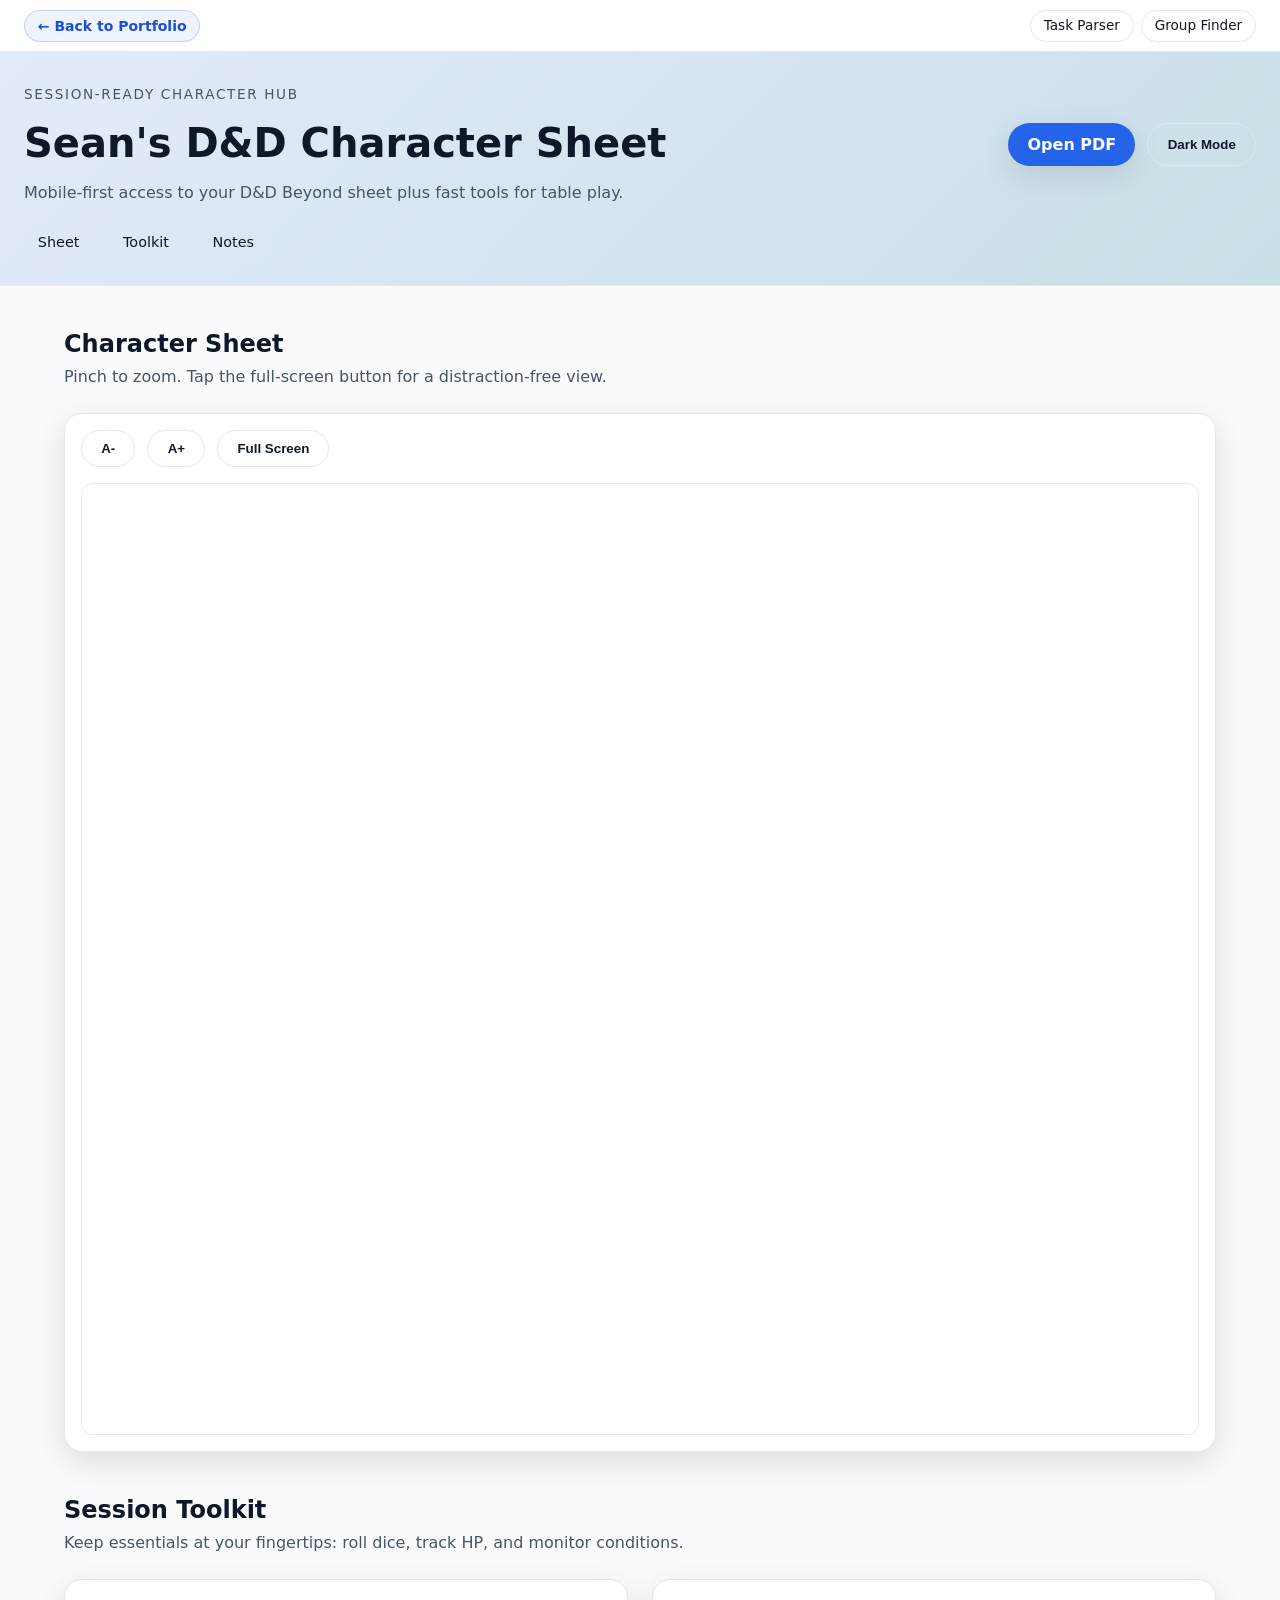
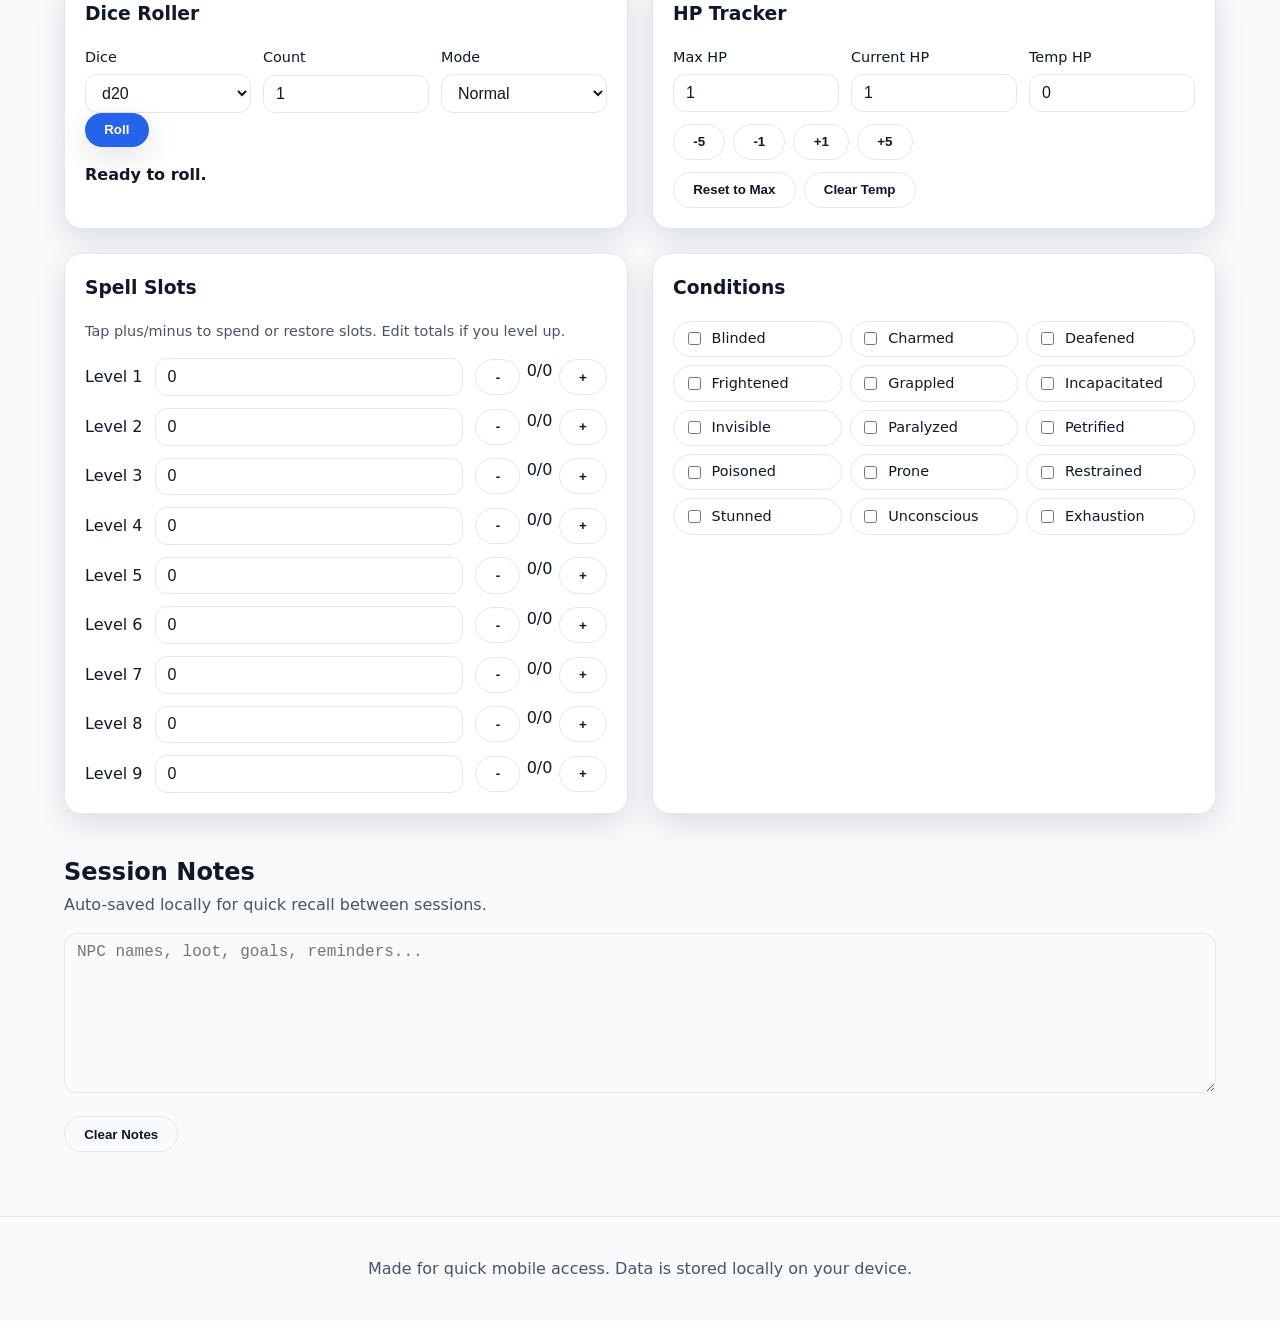
<file: dnd-character.html>
<!DOCTYPE html>
<html lang="en">
<head>
  <meta charset="UTF-8">
  <meta name="viewport" content="width=device-width, initial-scale=1">
  <meta name="theme-color" content="#0f172a">
  <title>Sean's D&amp;D Character Sheet — TechNhieSean</title>
  <meta name="description" content="Mobile-first D&amp;D character hub featuring an embedded PDF character sheet viewer, dice roller, HP and spell-slot trackers, conditions, and local session notes.">
  <meta property="og:title" content="Sean's D&amp;D Character Sheet — TechNhieSean">
  <meta property="og:description" content="Mobile-first D&amp;D character hub featuring an embedded PDF character sheet viewer, dice roller, HP and spell-slot trackers, conditions, and local session notes.">
  <meta property="og:type" content="website">
  <meta property="og:url" content="https://technhiesean.github.io/dnd-character.html">
  <link rel="stylesheet" href="dnd-character.css">
  <style>
    html {
      scroll-padding-top: 64px;
    }

    .tns-topbar,
    .tns-topbar *,
    .tns-topbar *::before,
    .tns-topbar *::after {
      box-sizing: border-box;
    }

    .tns-topbar {
      position: sticky;
      top: 0;
      z-index: 100;
      width: 100%;
      background: rgba(255, 255, 255, 0.94);
      backdrop-filter: blur(12px);
      -webkit-backdrop-filter: blur(12px);
      border-bottom: 1px solid var(--border, #e2e8f0);
      color: var(--text, #0f172a);
      font-size: 0.875rem;
      line-height: 1.3;
      transition: background-color 0.25s, border-color 0.25s, color 0.25s;
    }

    body.dark .tns-topbar {
      background: rgba(17, 24, 39, 0.90);
      border-bottom-color: var(--border, #1f2937);
    }

    .tns-topbar__inner {
      width: 100%;
      padding: 0.6rem 1.5rem;
      display: flex;
      align-items: center;
      justify-content: space-between;
      flex-wrap: wrap;
      gap: 0.5rem 1rem;
    }

    .tns-topbar__back {
      display: inline-flex;
      align-items: center;
      gap: 0.35rem;
      font-size: 0.875rem;
      font-weight: 600;
      line-height: 1.3;
      color: #1d4ed8;
      text-decoration: none;
      padding: 0.375rem 0.8rem;
      border-radius: 999px;
      background: rgba(37, 99, 235, 0.08);
      border: 1px solid rgba(37, 99, 235, 0.22);
      white-space: nowrap;
      transition: background-color 0.2s, color 0.2s, border-color 0.2s;
    }

    .tns-topbar__back:hover {
      color: #1d4ed8;
      background: rgba(37, 99, 235, 0.14);
      border-color: var(--accent, #2563eb);
      text-decoration: none;
    }

    body.dark .tns-topbar__back {
      color: var(--accent, #38bdf8);
      background: rgba(56, 189, 248, 0.12);
      border-color: rgba(56, 189, 248, 0.28);
    }

    body.dark .tns-topbar__back:hover {
      color: #e0f2fe;
      background: rgba(56, 189, 248, 0.22);
      border-color: var(--accent, #38bdf8);
      text-decoration: none;
    }

    .tns-topbar__links {
      display: flex;
      align-items: center;
      flex-wrap: wrap;
      gap: 0.45rem;
    }

    .tns-topbar__link {
      display: inline-flex;
      align-items: center;
      font-size: 0.85rem;
      font-weight: 500;
      line-height: 1.3;
      color: var(--text, #0f172a);
      text-decoration: none;
      padding: 0.375rem 0.8rem;
      border-radius: 999px;
      background: var(--card, #ffffff);
      border: 1px solid var(--border, #e2e8f0);
      white-space: nowrap;
      transition: background-color 0.2s, color 0.2s, border-color 0.2s;
    }

    .tns-topbar__link:hover {
      color: #1d4ed8;
      background: rgba(37, 99, 235, 0.08);
      border-color: var(--accent, #2563eb);
      text-decoration: none;
    }

    body.dark .tns-topbar__link {
      color: var(--text, #e2e8f0);
      background: rgba(30, 41, 59, 0.72);
      border-color: #334155;
    }

    body.dark .tns-topbar__link:hover {
      color: var(--accent, #38bdf8);
      background: rgba(56, 189, 248, 0.14);
      border-color: var(--accent, #38bdf8);
      text-decoration: none;
    }

    .tns-topbar__back:focus-visible,
    .tns-topbar__link:focus-visible {
      outline: 2px solid var(--accent, #2563eb);
      outline-offset: 2px;
      text-decoration: none;
    }

    .card {
      min-width: 0;
    }

    .dice-controls label,
    .hp-grid label {
      min-width: 0;
    }

    .dice-controls input,
    .dice-controls select,
    .hp-grid input,
    .slot-row input {
      width: 100%;
      min-width: 0;
      max-width: 100%;
    }

    @media (max-width: 600px) {
      html {
        scroll-padding-top: 0;
      }

      .tns-topbar {
        position: static;
      }

      .tns-topbar__inner {
        padding: 0.55rem 1rem;
        gap: 0.45rem 0.6rem;
      }

      .tns-topbar__back,
      .tns-topbar__link {
        font-size: 0.8125rem;
        padding: 0.34rem 0.7rem;
      }

      .sheet-toolbar {
        flex-wrap: wrap;
      }
    }
  </style>
</head>
<body>
  <nav class="tns-topbar" aria-label="Portfolio and app navigation">
    <div class="tns-topbar__inner">
      <a class="tns-topbar__back" href="/index.html">&#8592; Back to Portfolio</a>
      <div class="tns-topbar__links">
        <a class="tns-topbar__link" href="/parser_V5.html">Task Parser</a>
        <a class="tns-topbar__link" href="/lfg-finder.html">Group Finder</a>
      </div>
    </div>
  </nav>
  <header class="site-header">
    <div class="header-content">
      <div>
        <p class="eyebrow">Session-ready character hub</p>
        <h1>Sean's D&amp;D Character Sheet</h1>
        <p class="subhead">Mobile-first access to your D&amp;D Beyond sheet plus fast tools for table play.</p>
      </div>
      <div class="header-actions">
        <a class="button primary" href="https://www.dndbeyond.com/sheet-pdfs/technhiesean_152284979.pdf" target="_blank" rel="noopener">Open PDF</a>
        <button class="button ghost" id="toggle-theme" type="button">Toggle Dark Mode</button>
      </div>
    </div>
    <nav class="quick-nav">
      <a href="#sheet">Sheet</a>
      <a href="#tools">Toolkit</a>
      <a href="#notes">Notes</a>
    </nav>
  </header>

  <main>
    <section id="sheet" class="section">
      <div class="section-header">
        <h2>Character Sheet</h2>
        <p>Pinch to zoom. Tap the full-screen button for a distraction-free view.</p>
      </div>
      <div class="sheet-wrapper">
        <div class="sheet-toolbar">
          <button class="button ghost" id="zoom-out" type="button" aria-label="Zoom out">A-</button>
          <button class="button ghost" id="zoom-in" type="button" aria-label="Zoom in">A+</button>
          <button class="button ghost" id="sheet-fullscreen" type="button">Full Screen</button>
        </div>
        <div class="sheet-embed" id="sheet-embed">
          <iframe
            title="Sean's Character Sheet"
            src="https://www.dndbeyond.com/sheet-pdfs/technhiesean_152284979.pdf#view=fitH"
          ></iframe>
        </div>
      </div>
    </section>

    <section id="tools" class="section">
      <div class="section-header">
        <h2>Session Toolkit</h2>
        <p>Keep essentials at your fingertips: roll dice, track HP, and monitor conditions.</p>
      </div>

      <div class="grid">
        <article class="card" aria-live="polite">
          <h3>Dice Roller</h3>
          <div class="dice-controls">
            <label>
              Dice
              <select id="dice-type">
                <option value="4">d4</option>
                <option value="6">d6</option>
                <option value="8">d8</option>
                <option value="10">d10</option>
                <option value="12">d12</option>
                <option value="20" selected>d20</option>
                <option value="100">d100</option>
              </select>
            </label>
            <label>
              Count
              <input id="dice-count" type="number" min="1" max="10" value="1">
            </label>
            <label>
              Mode
              <select id="dice-mode">
                <option value="normal" selected>Normal</option>
                <option value="adv">Advantage</option>
                <option value="dis">Disadvantage</option>
              </select>
            </label>
          </div>
          <button class="button primary" id="roll-dice" type="button">Roll</button>
          <div class="dice-output" id="dice-output">Ready to roll.</div>
          <div class="dice-history" id="dice-history"></div>
        </article>

        <article class="card">
          <h3>HP Tracker</h3>
          <div class="hp-grid">
            <label>
              Max HP
              <input id="hp-max" type="number" min="1" value="1">
            </label>
            <label>
              Current HP
              <input id="hp-current" type="number" min="0" value="1">
            </label>
            <label>
              Temp HP
              <input id="hp-temp" type="number" min="0" value="0">
            </label>
          </div>
          <div class="hp-actions">
            <button class="button ghost" data-hp-change="-5" type="button">-5</button>
            <button class="button ghost" data-hp-change="-1" type="button">-1</button>
            <button class="button ghost" data-hp-change="1" type="button">+1</button>
            <button class="button ghost" data-hp-change="5" type="button">+5</button>
          </div>
          <div class="hp-actions">
            <button class="button ghost" id="hp-reset" type="button">Reset to Max</button>
            <button class="button ghost" id="hp-clear-temp" type="button">Clear Temp</button>
          </div>
        </article>

        <article class="card">
          <h3>Spell Slots</h3>
          <p class="muted">Tap plus/minus to spend or restore slots. Edit totals if you level up.</p>
          <div class="slots" id="slot-list"></div>
        </article>

        <article class="card">
          <h3>Conditions</h3>
          <div class="conditions" id="condition-list"></div>
        </article>
      </div>
    </section>

    <section id="notes" class="section">
      <div class="section-header">
        <h2>Session Notes</h2>
        <p>Auto-saved locally for quick recall between sessions.</p>
      </div>
      <textarea id="session-notes" placeholder="NPC names, loot, goals, reminders..."></textarea>
      <div class="notes-actions">
        <button class="button ghost" id="notes-clear" type="button">Clear Notes</button>
      </div>
    </section>
  </main>

  <footer class="site-footer">
    <p>Made for quick mobile access. Data is stored locally on your device.</p>
  </footer>

  <script src="dnd-character.js"></script>
</body>
</html>
</file>
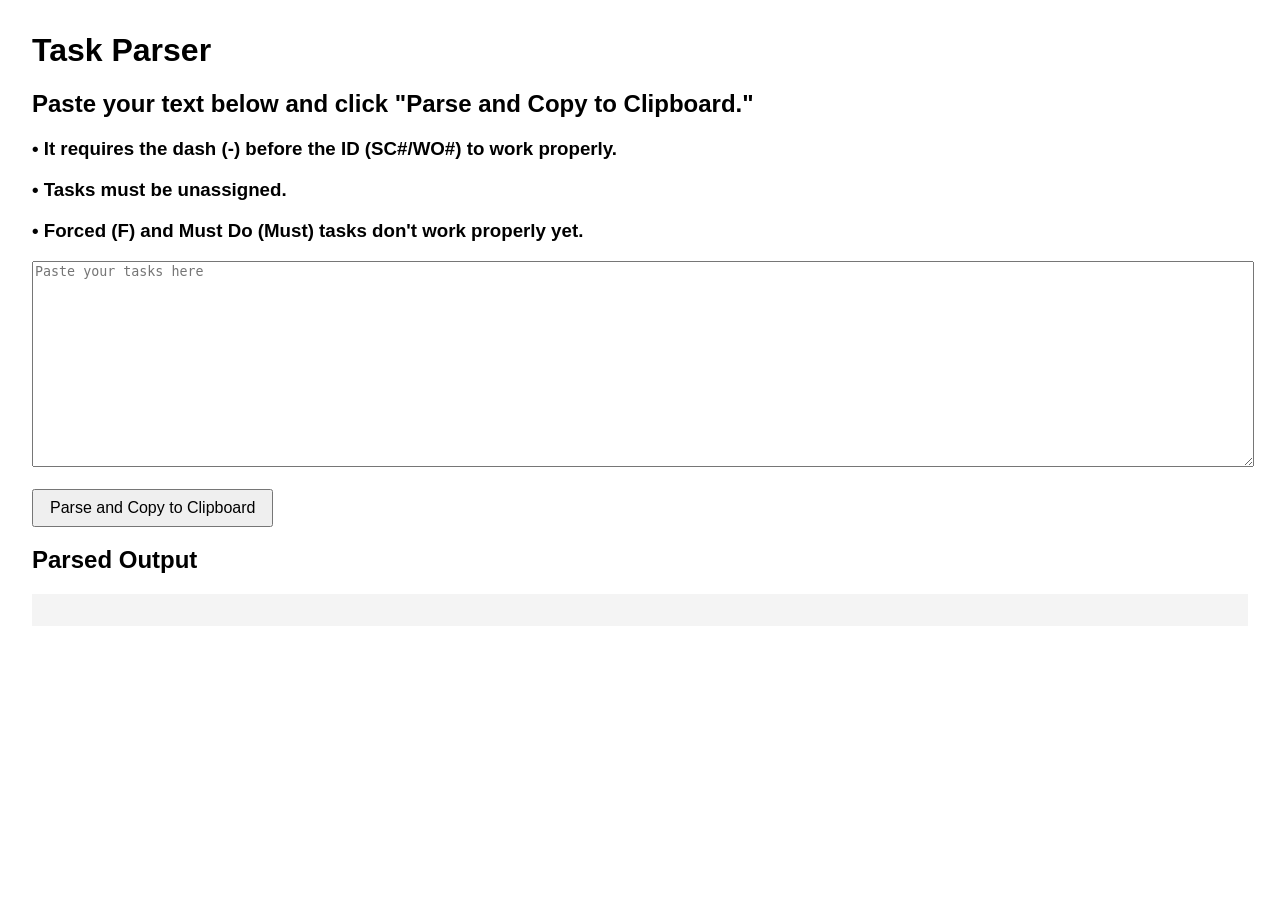
<file: parser.html>
<!DOCTYPE html>
<html lang="en">
<head>
  <meta charset="UTF-8">
  <meta name="viewport" content="width=device-width, initial-scale=1.0">
  <title>Task Parser V1: Initial Dispatch Text Parser — TechNhieSean</title>
  <meta name="description" content="Initial client-side task parser that extracts time windows, IDs, dates, and districts from dash-prefixed unassigned tasks and copies tab-delimited output.">
  <meta property="og:title" content="Task Parser V1: Initial Dispatch Text Parser — TechNhieSean">
  <meta property="og:description" content="Initial client-side task parser that extracts time windows, IDs, dates, and districts from dash-prefixed unassigned tasks and copies tab-delimited output.">
  <meta property="og:type" content="website">
  <meta property="og:url" content="https://technhiesean.github.io/parser.html">
  <style>
    body { font-family: Arial, sans-serif; margin: 2rem; }
    textarea { width: 100%; height: 200px; }
    pre { background: #f4f4f4; padding: 1rem; white-space: pre; }
    button { padding: 0.5rem 1rem; font-size: 1rem; margin-right: 0.5rem; }
  </style>
</head>
<body>
  <h1>Task Parser</h1>
  <h2>Paste your text below and click "Parse and Copy to Clipboard."</h2>
  <h3>•	It requires the dash (-) before the ID (SC#/WO#) to work properly.</h3>
  <h3>•	Tasks must be unassigned.</h3>
  <h3>•	Forced (F) and Must Do (Must) tasks don't work properly yet.</h3>
  <textarea id="inputText" placeholder="Paste your tasks here"></textarea>
  <br><br>
  <button onclick="parseAndCopy()">Parse and Copy to Clipboard</button>
  <h2>Parsed Output</h2>
  <pre id="outputText"></pre>

  <script>
    function parseAndCopy() {
      const inputEl = document.getElementById('inputText');
      const input = inputEl.value;
      let output = "";
      
      // Split tasks from either the beginning of the text or a newline followed by a dash.
      const taskChunks = input.split(/(?:\n|^)\s*-\s+/).slice(1);
      
      for (const chunk of taskChunks) {
        // Extract the Task ID (first token in the chunk)
        const idMatch = chunk.match(/^(\S+)/);
        const id = idMatch ? idMatch[1] : "N/A";

        // Extract District, stopping before "City:" using a lookahead.
        const districtMatch = chunk.match(/District:\s*([A-Za-z\s]+?)(?=\s+City:)/i);
        const district = districtMatch ? districtMatch[1].trim() : "N/A";

        // Extract Appointment details:
        // Format: "Appointment Start: YYYY-MM-DD hh:mm AM/PM - YYYY-MM-DD hh:mm AM/PM" or "M/D/YYYY hh:mm AM/PM - M/D/YYYY hh:mm AM/PM"
        const apptMatch = chunk.match(/Appointment Start:\s*(\d{4}-\d{2}-\d{2}|\d{1,2}\/\d{1,2}\/\d{4})\s+([\d:]+ [APM]{2})\s*-\s*(\d{4}-\d{2}-\d{2}|\d{1,2}\/\d{1,2}\/\d{4})\s+([\d:]+ [APM]{2})/i);
        if (!apptMatch) continue; // Skip if no match
        
        let startDate = apptMatch[1]; // YYYY-MM-DD or M/D/YYYY
        const startTime = apptMatch[2]; // e.g., 8:00 AM
        const endTime   = apptMatch[4]; // e.g., 10:00 AM

        // Convert date to MM/DD/YY
        if (startDate.includes('-')) {
          // Handle YYYY-MM-DD format
          const parts = startDate.split("-");
          startDate = parts[1] + "/" + parts[2] + "/" + parts[0].slice(-2);
        } else {
          // Handle M/D/YYYY format
          const parts = startDate.split("/");
          startDate = parts[0] + "/" + parts[1] + "/" + parts[2].slice(-2);
        }

        // Process times: remove AM/PM from the times then append a lowercased AM/PM to the window.
        const startAMPM = startTime.slice(-2).toLowerCase();
        const endAMPM   = endTime.slice(-2).toLowerCase();
        const startClock = startTime.replace(/\s*[APM]{2}/i, '').trim();
        const endClock   = endTime.replace(/\s*[APM]{2}/i, '').trim();
        const windowStr  = `${startClock}-${endClock} ${startAMPM}`;
        
        // Construct output line with tab-delimited fields.
        output += `${windowStr}\t${id}\t${startDate}\t${district}\n`;
      }
      
      // Display the parsed output.
      document.getElementById('outputText').textContent = output || "No valid tasks found.";
      
      // Copy the output to the clipboard and clear the input textarea.
      navigator.clipboard.writeText(output)
        .then(() => {
          alert("Output parsed and copied to clipboard!");
          inputEl.value = "";  // Clear the entered text.
        })
        .catch(err => alert("Error copying to clipboard: " + err));
    }
  </script>
</body>
</html>
</file>
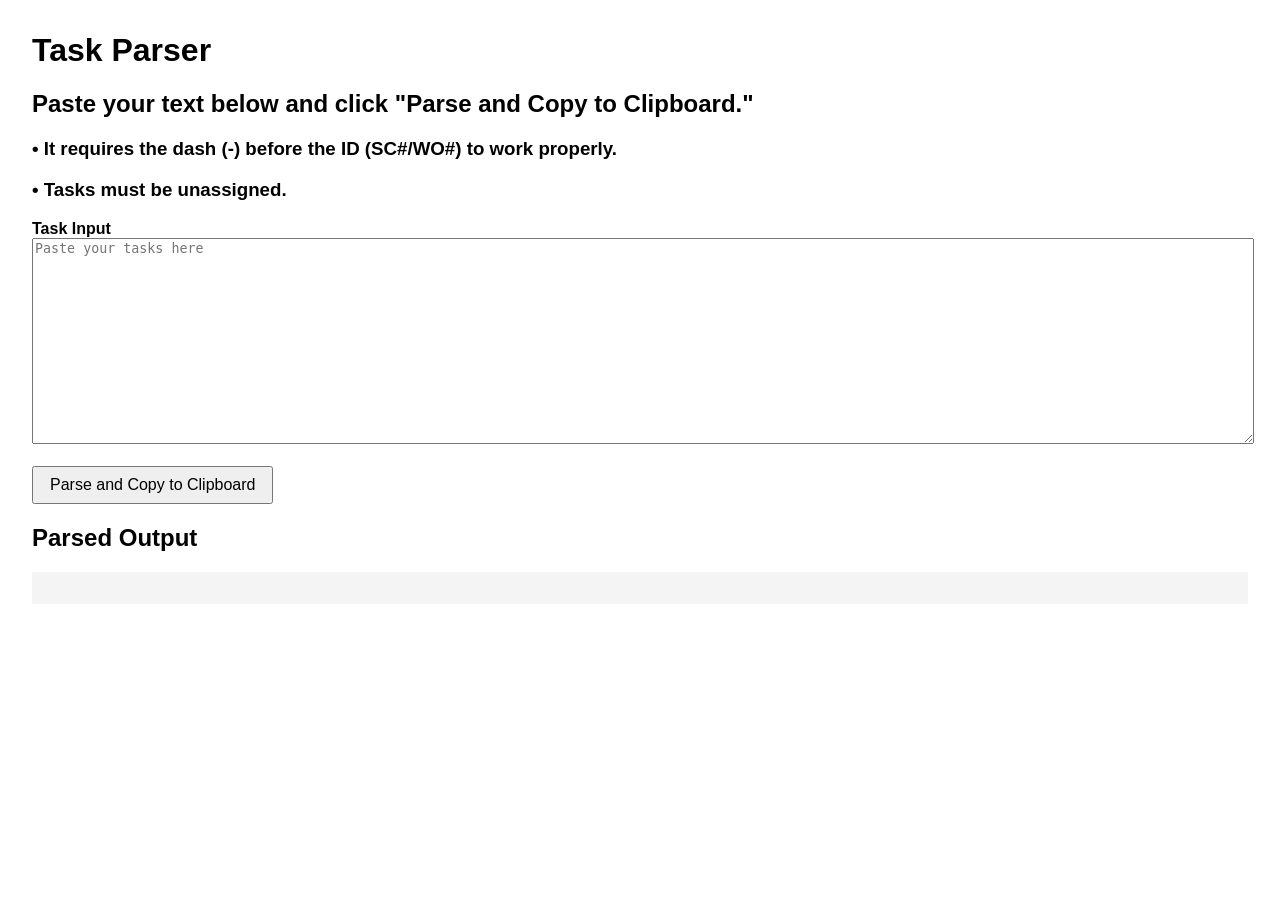
<file: parser_V2.html>
<!DOCTYPE html>
<html lang="en">
<head>
  <meta charset="UTF-8">
  <meta name="viewport" content="width=device-width, initial-scale=1.0">
  <title>Task Parser V2: Flag Support &amp; Accessibility — TechNhieSean</title>
  <meta name="description" content="Task parser V2 adding Must Do and Forced flag support, responsive mobile styling, inline error reporting, ARIA labels, and Ctrl+Enter keyboard parsing.">
  <meta property="og:title" content="Task Parser V2: Flag Support &amp; Accessibility — TechNhieSean">
  <meta property="og:description" content="Task parser V2 adding Must Do and Forced flag support, responsive mobile styling, inline error reporting, ARIA labels, and Ctrl+Enter keyboard parsing.">
  <meta property="og:type" content="website">
  <meta property="og:url" content="https://technhiesean.github.io/parser_V2.html">
  <style>
    body { font-family: Arial, sans-serif; margin: 2rem; }
    textarea { width: 100%; height: 200px; }
    pre { background: #f4f4f4; padding: 1rem; white-space: pre; }
    button { padding: 0.5rem 1rem; font-size: 1rem; margin-right: 0.5rem; }
    @media (max-width: 600px) {
      body { margin: 0.5rem; }
      textarea { height: 120px; }
    }
    .error-msg { color: #b00; font-weight: bold; margin-top: 1rem; }
    label { font-weight: bold; }
  </style>
</head>
<body>
  <h1>Task Parser</h1>
  <h2>Paste your text below and click "Parse and Copy to Clipboard."</h2>
  <h3>•	It requires the dash (-) before the ID (SC#/WO#) to work properly.</h3>
  <h3>•	Tasks must be unassigned.</h3>
  <label for="inputText">Task Input</label>
  <textarea id="inputText" placeholder="Paste your tasks here" aria-label="Task Input"></textarea>
  <br><br>
  <button id="parseBtn" onclick="parseAndCopy()" aria-label="Parse and Copy to Clipboard">Parse and Copy to Clipboard</button>
  <div id="errorMsg" class="error-msg" aria-live="assertive" style="display:none;"></div>
  <h2>Parsed Output</h2>
  <pre id="outputText" aria-label="Parsed Output"></pre>

  <script>
    function parseAndCopy() {
      const inputEl = document.getElementById('inputText');
      const errorEl = document.getElementById('errorMsg');
      const input = inputEl.value;
      let output = "";
      let errors = [];
      
      // Improved regex: split only when a line starts with a dash, (Must), or (F) (optionally both)
      const taskChunks = input.split(/(?:\n|^)(?=-|\(Must\)|\(F\))/g).filter(Boolean);
      
      let parsedCount = 0;
      let rows = [];
      for (const chunk of taskChunks) {
        // Skip empty or whitespace-only chunks
        if (!chunk.trim()) continue;
        // Only process if it looks like a real task (must contain Appointment Start)
        if (!/Appointment Start:/i.test(chunk)) continue;

        // Extract Forced and Must Do flags (look for (Must) and/or (F) at the start)
        let mustDo = false, forced = false;
        let chunkCopy = chunk.trim();
        chunkCopy = chunkCopy.replace(/^(\(Must\))?/i, m => { if(m) mustDo = true; return ''; });
        chunkCopy = chunkCopy.replace(/^(\(F\))?/i, m => { if(m) forced = true; return ''; });
        chunkCopy = chunkCopy.trim();

        // Extract the Task ID (first token after dash or at start)
        let id = "N/A";
        if (/^-/.test(chunkCopy)) {
          // Remove dash, then get first token
          id = chunkCopy.replace(/^\-\s*/, '').split(/\s+/)[0];
        } else {
          id = chunkCopy.split(/\s+/)[0];
        }


        // Extract District, stopping before "City:" using a lookahead.
        const districtMatch = chunkCopy.match(/District:\s*([A-Za-z\s]+?)(?=\s+City:)/i);
        const district = districtMatch ? districtMatch[1].trim() : "N/A";

        // Extract Appointment details:
        const apptMatch = chunkCopy.match(/Appointment Start:\s*(\d{4}-\d{2}-\d{2}|\d{1,2}\/\d{1,2}\/\d{4})\s+([\d:]+ [APM]{2})\s*-\s*(\d{4}-\d{2}-\d{2}|\d{1,2}\/\d{1,2}\/\d{4})\s+([\d:]+ [APM]{2})/i);
        if (!apptMatch) {
          errors.push(`Skipped a task (ID: ${id}) due to missing or malformed appointment info.`);
          continue;
        }
        
        let startDate = apptMatch[1]; // YYYY-MM-DD or M/D/YYYY
        const startTime = apptMatch[2]; // e.g., 8:00 AM
        const endTime   = apptMatch[4]; // e.g., 10:00 AM

        // Convert date to MM/DD/YY
        if (startDate.includes('-')) {
          // Handle YYYY-MM-DD format
          const parts = startDate.split("-");
          startDate = parts[1] + "/" + parts[2] + "/" + parts[0].slice(-2);
        } else {
          // Handle M/D/YYYY format
          const parts = startDate.split("/");
          startDate = parts[0] + "/" + parts[1] + "/" + parts[2].slice(-2);
        }

        // Process times: remove AM/PM from the times then append a lowercased AM/PM to the window.
        const startAMPM = startTime.slice(-2).toLowerCase();
        const endAMPM   = endTime.slice(-2).toLowerCase();
        const startClock = startTime.replace(/\s*[APM]{2}/i, '').trim();
        const endClock   = endTime.replace(/\s*[APM]{2}/i, '').trim();
        const windowStr  = `${startClock}-${endClock} ${startAMPM}`;
        
        // Build row
        rows.push({
          windowStr,
          id,
          startDate,
          district
        });
        parsedCount++;
      }
      // Build output without header
      if (parsedCount > 0) {
        for (const row of rows) {
          let line = `${row.windowStr}\t${row.id}\t${row.startDate}\t${row.district}`;
          output += line + "\n";
        }
      }
      document.getElementById('outputText').textContent = output || "No valid tasks found.";
      if (errors.length) {
        errorEl.style.display = '';
        errorEl.textContent = errors.join('\n');
      } else {
        errorEl.style.display = 'none';
        errorEl.textContent = '';
      }
      // Copy the output to the clipboard and clear the input textarea.
      if (parsedCount > 0) {
        navigator.clipboard.writeText(output)
          .then(() => {
            alert("Output parsed and copied to clipboard!");
            inputEl.value = "";  // Clear the entered text.
          })
          .catch(err => alert("Error copying to clipboard: " + err));
      }
    }
    // Accessibility: allow Enter key to trigger parse when textarea is focused and Ctrl+Enter is pressed
    document.getElementById('inputText').addEventListener('keydown', function(e) {
      if (e.ctrlKey && e.key === 'Enter') {
        document.getElementById('parseBtn').focus();
        parseAndCopy();
      }
    });
  </script>
</body>
</html>
</file>
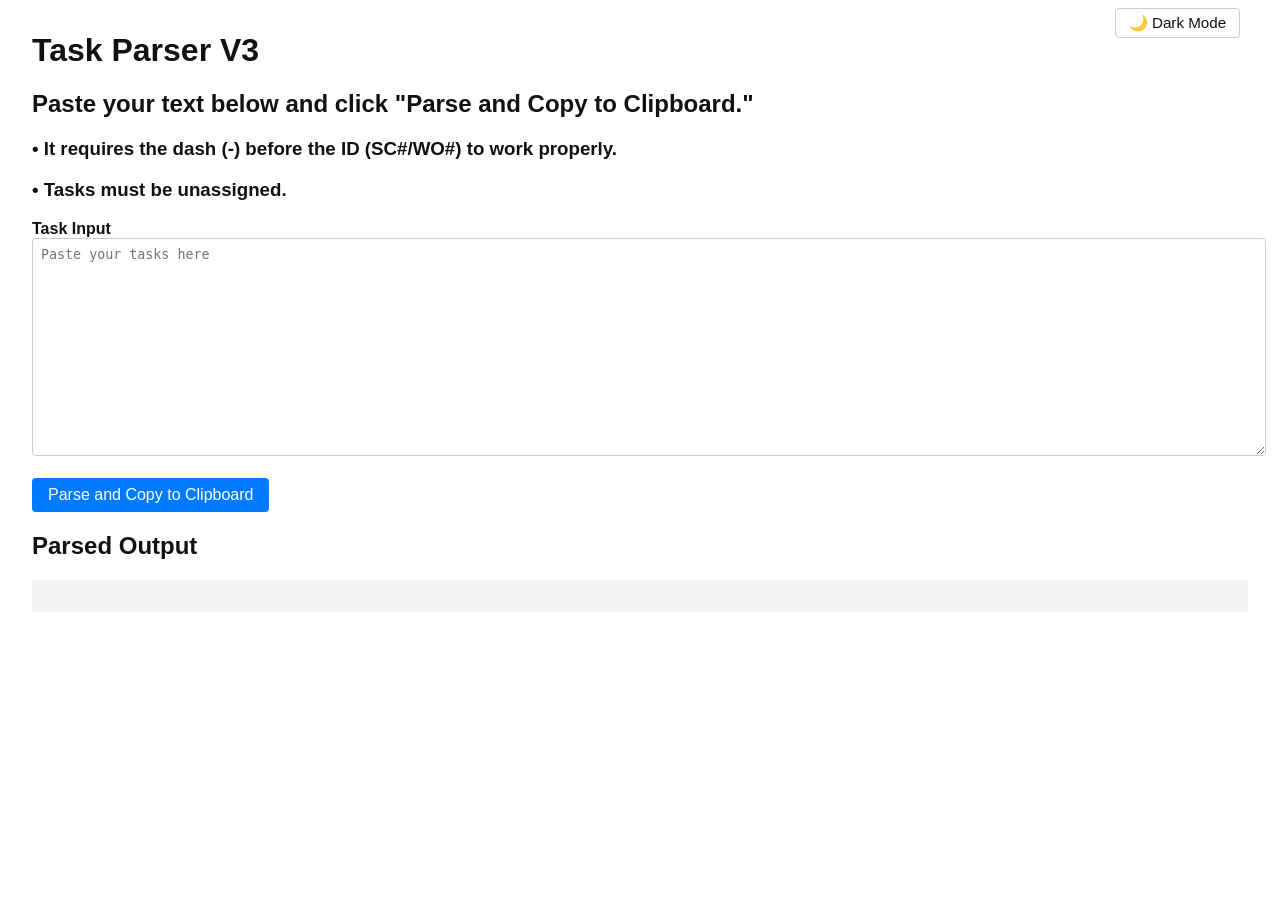
<file: parser_V3.html>
<!DOCTYPE html>
<html lang="en">
<head>
  <meta charset="UTF-8">
  <meta name="viewport" content="width=device-width, initial-scale=1.0">
  <title>Task Parser V3: Dark Mode &amp; Toast Feedback — TechNhieSean</title>
  <meta name="description" content="Task parser V3 adding a persistent light and dark mode toggle, non-blocking toast clipboard notifications, and CSS custom property theming to the dispatch parser.">
  <meta property="og:title" content="Task Parser V3: Dark Mode &amp; Toast Feedback — TechNhieSean">
  <meta property="og:description" content="Task parser V3 adding a persistent light and dark mode toggle, non-blocking toast clipboard notifications, and CSS custom property theming to the dispatch parser.">
  <meta property="og:type" content="website">
  <meta property="og:url" content="https://technhiesean.github.io/parser_V3.html">
  <style>
    body {
      font-family: Arial, sans-serif;
      margin: 2rem;
      background: var(--bg, #fff);
      color: var(--fg, #111);
      transition: background 0.3s, color 0.3s;
    }
    textarea {
      width: 100%;
      height: 200px;
      background: var(--textarea-bg, #fff);
      color: var(--fg, #111);
      border: 1px solid #ccc;
      border-radius: 4px;
      padding: 0.5rem;
      transition: background 0.3s, color 0.3s;
    }
    pre {
      background: var(--pre-bg, #f4f4f4);
      color: var(--fg, #111);
      padding: 1rem;
      white-space: pre;
      border-radius: 4px;
      transition: background 0.3s, color 0.3s;
    }
    button {
      padding: 0.5rem 1rem;
      font-size: 1rem;
      margin-right: 0.5rem;
      border-radius: 4px;
      border: none;
      background: var(--btn-bg, #007bff);
      color: var(--btn-fg, #fff);
      cursor: pointer;
      transition: background 0.3s, color 0.3s;
    }
    button:active {
      background: var(--btn-bg-active, #0056b3);
    }
    .error-msg {
      color: #b00;
      font-weight: bold;
      margin-top: 1rem;
    }
    label { font-weight: bold; }
    .toggle-dark {
      float: right;
      margin-top: -1.5rem;
      margin-bottom: 1rem;
      background: none;
      color: var(--fg, #111);
      border: 1px solid #ccc;
      padding: 0.3rem 0.8rem;
      border-radius: 4px;
      cursor: pointer;
      font-size: 0.95rem;
      transition: background 0.3s, color 0.3s;
    }
    .toast {
      position: fixed;
      left: 50%;
      bottom: 2rem;
      transform: translateX(-50%);
      background: #222;
      color: #fff;
      padding: 0.75rem 1.5rem;
      border-radius: 6px;
      box-shadow: 0 2px 8px rgba(0,0,0,0.15);
      opacity: 0;
      pointer-events: none;
      transition: opacity 0.4s;
      z-index: 9999;
    }
    .toast.show {
      opacity: 1;
      pointer-events: auto;
    }
    @media (max-width: 600px) {
      body { margin: 0.5rem; }
      textarea { height: 120px; }
      .toggle-dark { float: none; display: block; margin: 0 0 1rem 0; }
    }
  </style>
</head>
<body>
  <button class="toggle-dark" id="darkToggle" aria-label="Toggle dark mode">🌙 Dark Mode</button>
  <h1>Task Parser V3</h1>
  <h2>Paste your text below and click "Parse and Copy to Clipboard."</h2>
  <h3>• It requires the dash (-) before the ID (SC#/WO#) to work properly.</h3>
  <h3>• Tasks must be unassigned.</h3>
  <label for="inputText">Task Input</label>
  <textarea id="inputText" placeholder="Paste your tasks here" aria-label="Task Input"></textarea>
  <br><br>
  <button id="parseBtn" onclick="parseAndCopy()" aria-label="Parse and Copy to Clipboard">Parse and Copy to Clipboard</button>
  <div id="errorMsg" class="error-msg" aria-live="assertive" style="display:none;"></div>
  <h2>Parsed Output</h2>
  <pre id="outputText" aria-label="Parsed Output"></pre>
  <div class="toast" id="toast">Output parsed and copied to clipboard!</div>
  <script>
    // Dark mode logic
    const darkStyles = {
      '--bg': '#181a1b',
      '--fg': '#e8e6e3',
      '--textarea-bg': '#232629',
      '--pre-bg': '#232629',
      '--btn-bg': '#333',
      '--btn-bg-active': '#222',
      '--btn-fg': '#fff'
    };
    const lightStyles = {
      '--bg': '#fff',
      '--fg': '#111',
      '--textarea-bg': '#fff',
      '--pre-bg': '#f4f4f4',
      '--btn-bg': '#007bff',
      '--btn-bg-active': '#0056b3',
      '--btn-fg': '#fff'
    };
    function setDarkMode(on) {
      const root = document.documentElement;
      const styles = on ? darkStyles : lightStyles;
      for (const k in styles) root.style.setProperty(k, styles[k]);
      document.getElementById('darkToggle').textContent = on ? '☀️ Light Mode' : '🌙 Dark Mode';
      localStorage.setItem('darkMode', on ? '1' : '0');
    }
    document.getElementById('darkToggle').onclick = function() {
      const on = localStorage.getItem('darkMode') !== '1';
      setDarkMode(on);
    };
    // Init theme
    setDarkMode(localStorage.getItem('darkMode') === '1');

    // Toast logic
    function showToast(msg) {
      const toast = document.getElementById('toast');
      toast.textContent = msg;
      toast.classList.add('show');
      setTimeout(() => toast.classList.remove('show'), 2000);
    }

    function parseAndCopy() {
      const inputEl = document.getElementById('inputText');
      const errorEl = document.getElementById('errorMsg');
      const input = inputEl.value;
      let output = "";
      let errors = [];
      // Improved regex: split only when a line starts with a dash, (Must), or (F) (optionally both)
      const taskChunks = input.split(/(?:\n|^)(?=-|\(Must\)|\(F\))/g).filter(Boolean);
      let parsedCount = 0;
      let rows = [];
      for (const chunk of taskChunks) {
        if (!chunk.trim()) continue;
        if (!/Appointment Start:/i.test(chunk)) continue;
        // Extract Forced and Must Do flags (look for (Must) and/or (F) at the start)
        let chunkCopy = chunk.trim();
        chunkCopy = chunkCopy.replace(/^\(Must\)?/i, '').replace(/^\(F\)?/i, '').trim();
        // Extract the Task ID (first token after dash or at start)
        let id = "N/A";
        if (/^-/.test(chunkCopy)) {
          id = chunkCopy.replace(/^-\s*/, '').split(/\s+/)[0];
        } else {
          id = chunkCopy.split(/\s+/)[0];
        }
        // Extract District, stopping before "City:" using a lookahead.
        const districtMatch = chunkCopy.match(/District:\s*([A-Za-z\s]+?)(?=\s+City:)/i);
        const district = districtMatch ? districtMatch[1].trim() : "N/A";
        // Extract Appointment details:
        const apptMatch = chunkCopy.match(/Appointment Start:\s*(\d{4}-\d{2}-\d{2}|\d{1,2}\/\d{1,2}\/\d{4})\s+([\d:]+ [APM]{2})\s*-\s*(\d{4}-\d{2}-\d{2}|\d{1,2}\/\d{1,2}\/\d{4})\s+([\d:]+ [APM]{2})/i);
        if (!apptMatch) {
          errors.push(`Skipped a task (ID: ${id}) due to missing or malformed appointment info.`);
          continue;
        }
        let startDate = apptMatch[1];
        const startTime = apptMatch[2];
        const endTime   = apptMatch[4];
        // Convert date to MM/DD/YY
        if (startDate.includes('-')) {
          const parts = startDate.split("-");
          startDate = parts[1] + "/" + parts[2] + "/" + parts[0].slice(-2);
        } else {
          const parts = startDate.split("/");
          startDate = parts[0] + "/" + parts[1] + "/" + parts[2].slice(-2);
        }
        // Process times: remove AM/PM from the times then append a lowercased AM/PM to the window.
        const startAMPM = startTime.slice(-2).toLowerCase();
        const endAMPM   = endTime.slice(-2).toLowerCase();
        const startClock = startTime.replace(/\s*[APM]{2}/i, '').trim();
        const endClock   = endTime.replace(/\s*[APM]{2}/i, '').trim();
        const windowStr  = `${startClock}-${endClock} ${startAMPM}`;
        rows.push({ windowStr, id, startDate, district });
        parsedCount++;
      }
      // Build output without header
      if (parsedCount > 0) {
        for (const row of rows) {
          let line = `${row.windowStr}\t${row.id}\t${row.startDate}\t${row.district}`;
          output += line + "\n";
        }
      }
      document.getElementById('outputText').textContent = output || "No valid tasks found.";
      if (errors.length) {
        errorEl.style.display = '';
        errorEl.textContent = errors.join('\n');
      } else {
        errorEl.style.display = 'none';
        errorEl.textContent = '';
      }
      if (parsedCount > 0) {
        navigator.clipboard.writeText(output)
          .then(() => {
            showToast("Output parsed and copied to clipboard!");
            inputEl.value = "";
          })
          .catch(err => showToast("Error copying to clipboard: " + err));
      }
    }
    // Accessibility: allow Enter key to trigger parse when textarea is focused and Ctrl+Enter is pressed
    document.getElementById('inputText').addEventListener('keydown', function(e) {
      if (e.ctrlKey && e.key === 'Enter') {
        document.getElementById('parseBtn').focus();
        parseAndCopy();
      }
    });
  </script>
</body>
</html>
</file>
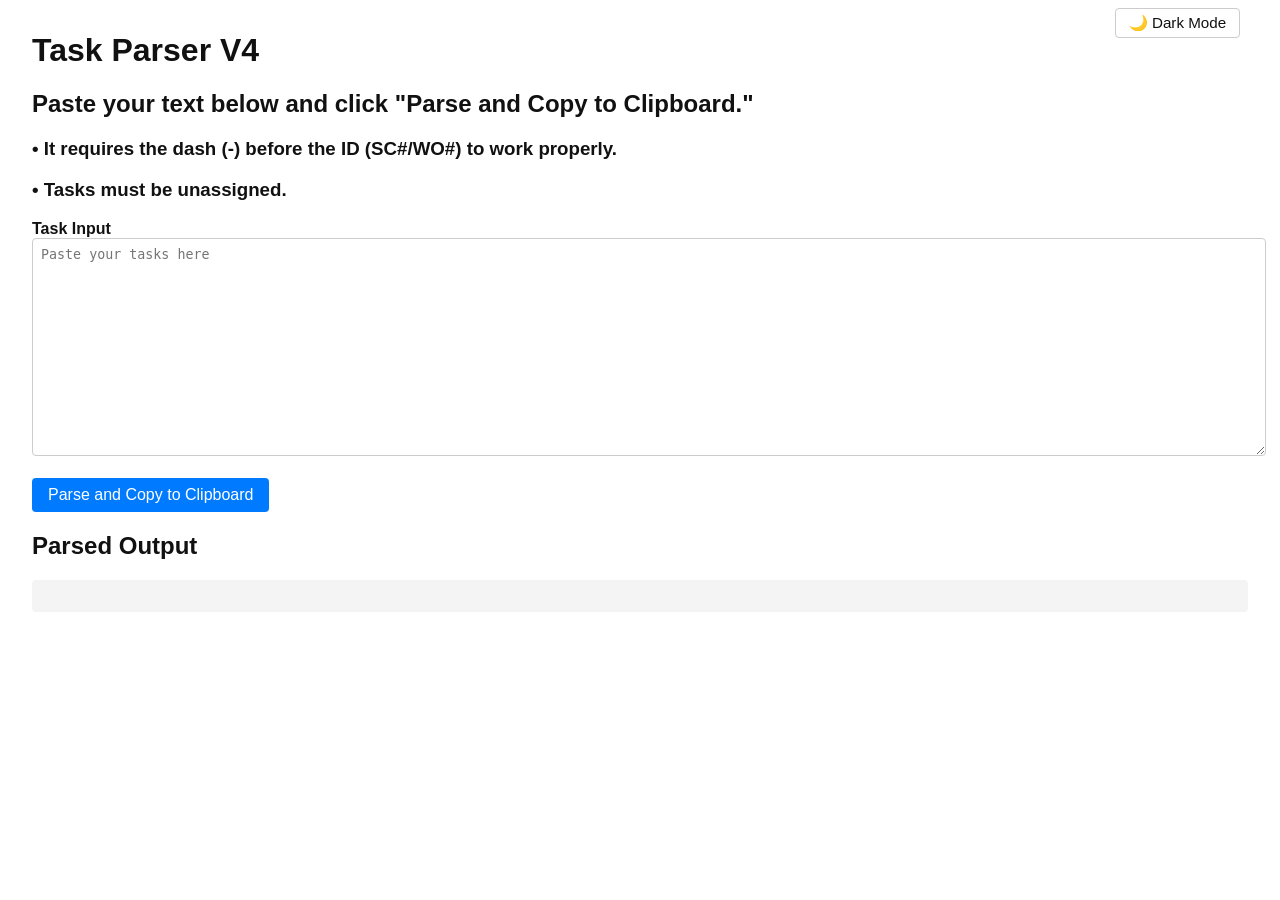
<file: parser_V4.html>
<!DOCTYPE html>
<html lang="en">
<head>
  <meta charset="UTF-8">
  <meta name="viewport" content="width=device-width, initial-scale=1.0">
  <title>Task Parser V4: Resource &amp; Assignment Fields — TechNhieSean</title>
  <meta name="description" content="Task parser V4 expanding tab-delimited output to six columns by extracting assigned resource names and assignment start times alongside dates and appointment windows.">
  <meta property="og:title" content="Task Parser V4: Resource &amp; Assignment Fields — TechNhieSean">
  <meta property="og:description" content="Task parser V4 expanding tab-delimited output to six columns by extracting assigned resource names and assignment start times alongside dates and appointment windows.">
  <meta property="og:type" content="website">
  <meta property="og:url" content="https://technhiesean.github.io/parser_V4.html">
  <style>
    body {
      font-family: Arial, sans-serif;
      margin: 2rem;
      background: var(--bg, #fff);
      color: var(--fg, #111);
      transition: background 0.3s, color 0.3s;
    }
    textarea {
      width: 100%;
      height: 200px;
      background: var(--textarea-bg, #fff);
      color: var(--fg, #111);
      border: 1px solid #ccc;
      border-radius: 4px;
      padding: 0.5rem;
      transition: background 0.3s, color 0.3s;
    }
    pre {
      background: var(--pre-bg, #f4f4f4);
      color: var(--fg, #111);
      padding: 1rem;
      white-space: pre;
      border-radius: 4px;
      transition: background 0.3s, color 0.3s;
    }
    button {
      padding: 0.5rem 1rem;
      font-size: 1rem;
      margin-right: 0.5rem;
      border-radius: 4px;
      border: none;
      background: var(--btn-bg, #007bff);
      color: var(--btn-fg, #fff);
      cursor: pointer;
      transition: background 0.3s, color 0.3s;
    }
    button:active {
      background: var(--btn-bg-active, #0056b3);
    }
    .error-msg {
      color: #b00;
      font-weight: bold;
      margin-top: 1rem;
    }
    label { font-weight: bold; }
    .toggle-dark {
      float: right;
      margin-top: -1.5rem;
      margin-bottom: 1rem;
      background: none;
      color: var(--fg, #111);
      border: 1px solid #ccc;
      padding: 0.3rem 0.8rem;
      border-radius: 4px;
      cursor: pointer;
      font-size: 0.95rem;
      transition: background 0.3s, color 0.3s;
    }
    .toast {
      position: fixed;
      left: 50%;
      bottom: 2rem;
      transform: translateX(-50%);
      background: #222;
      color: #fff;
      padding: 0.75rem 1.5rem;
      border-radius: 6px;
      box-shadow: 0 2px 8px rgba(0,0,0,0.15);
      opacity: 0;
      pointer-events: none;
      transition: opacity 0.4s;
      z-index: 9999;
    }
    .toast.show {
      opacity: 1;
      pointer-events: auto;
    }
    @media (max-width: 600px) {
      body { margin: 0.5rem; }
      textarea { height: 120px; }
      .toggle-dark { float: none; display: block; margin: 0 0 1rem 0; }
    }
  </style>
</head>
<body>
  <button class="toggle-dark" id="darkToggle" aria-label="Toggle dark mode">🌙 Dark Mode</button>
  <h1>Task Parser V4</h1>
  <h2>Paste your text below and click "Parse and Copy to Clipboard."</h2>
  <h3>• It requires the dash (-) before the ID (SC#/WO#) to work properly.</h3>
  <h3>• Tasks must be unassigned.</h3>
  <label for="inputText">Task Input</label>
  <textarea id="inputText" placeholder="Paste your tasks here" aria-label="Task Input"></textarea>
  <br><br>
  <button id="parseBtn" onclick="parseAndCopy()" aria-label="Parse and Copy to Clipboard">Parse and Copy to Clipboard</button>
  <div id="errorMsg" class="error-msg" aria-live="assertive" style="display:none;"></div>
  <h2>Parsed Output</h2>
  <pre id="outputText" aria-label="Parsed Output"></pre>
  <div class="toast" id="toast">Output parsed and copied to clipboard!</div>
  <script>
    // Dark mode logic
    const darkStyles = {
      '--bg': '#181a1b',
      '--fg': '#e8e6e3',
      '--textarea-bg': '#232629',
      '--pre-bg': '#232629',
      '--btn-bg': '#333',
      '--btn-bg-active': '#222',
      '--btn-fg': '#fff'
    };
    const lightStyles = {
      '--bg': '#fff',
      '--fg': '#111',
      '--textarea-bg': '#fff',
      '--pre-bg': '#f4f4f4',
      '--btn-bg': '#007bff',
      '--btn-bg-active': '#0056b3',
      '--btn-fg': '#fff'
    };
    function setDarkMode(on) {
      const root = document.documentElement;
      const styles = on ? darkStyles : lightStyles;
      for (const k in styles) root.style.setProperty(k, styles[k]);
      document.getElementById('darkToggle').textContent = on ? '☀️ Light Mode' : '🌙 Dark Mode';
      localStorage.setItem('darkMode', on ? '1' : '0');
    }
    document.getElementById('darkToggle').onclick = function() {
      const on = localStorage.getItem('darkMode') !== '1';
      setDarkMode(on);
    };
    // Init theme
    setDarkMode(localStorage.getItem('darkMode') === '1');

    // Toast logic
    function showToast(msg) {
      const toast = document.getElementById('toast');
      toast.textContent = msg;
      toast.classList.add('show');
      setTimeout(() => toast.classList.remove('show'), 2000);
    }

    function parseAndCopy() {
      const inputEl = document.getElementById('inputText');
      const errorEl = document.getElementById('errorMsg');
      const input = inputEl.value;
      let output = "";
      let errors = [];
      const taskChunks = input.split(/(?:\n|^)(?=-|\(Must\)|\(F\))/g).filter(Boolean);
      let parsedCount = 0;

      for (const chunk of taskChunks) {
        if (!chunk.trim()) continue;
        if (!/Appointment Start:/i.test(chunk)) continue;

        let chunkCopy = chunk.trim();
        chunkCopy = chunkCopy.replace(/^\(Must\)\s*/i, '').replace(/^\(F\)\s*/i, '').trim();

        let id = "N/A";
        if (/^-/.test(chunkCopy)) {
          id = chunkCopy.replace(/^-/,'').trim().split(/\s+/)[0];
        } else {
          id = chunkCopy.split(/\s+/)[0];
        }

        let district = "N/A";
        let dMatch = chunkCopy.match(/District:\s*([A-Za-z\s]+?)(?=\s+(?:Assigned Resource:|City:))/i);
        if (dMatch) district = dMatch[1].trim();

        let resource = "N/A";
        const rMatch = chunkCopy.match(/Assigned Resource:\s*([^\n]+)/i);
        if (rMatch) {
          resource = rMatch[1];
          resource = resource.replace(/\s*\([^)]*\)/g, '');
          resource = resource.split(/City:|Street:|Assignment Start:/i)[0];
          resource = resource.split(/,/)[0];
          const words = resource.trim().split(/\s+/);
          if (words.length > 2) resource = words.slice(0,2).join(' ');
          else resource = words.join(' ');
        }

        const assignMatch = chunkCopy.match(/Assignment Start:\s*(\d{4}-\d{2}-\d{2}|\d{1,2}\/\d{1,2}\/\d{4})\s+([\d:]+\s*[AP]M)/i);
        const assignStart = assignMatch ? assignMatch[2].trim() : "N/A";

        const apptMatch = chunkCopy.match(/Appointment Start:\s*(\d{4}-\d{2}-\d{2}|\d{1,2}\/\d{1,2}\/\d{4})\s+([\d:]+\s*[AP]M)\s*-\s*(\d{4}-\d{2}-\d{2}|\d{1,2}\/\d{1,2}\/\d{4})\s+([\d:]+\s*[AP]M)/i);
        if (!apptMatch) {
          errors.push(`Skipped a task (ID: ${id}) due to missing or malformed appointment info.`);
          continue;
        }

        let startDate = apptMatch[1];
        const windowStart = apptMatch[2];
        const windowEnd   = apptMatch[4];

        if (startDate.includes('-')) {
          const p = startDate.split('-');
          startDate = parseInt(p[1]) + '/' + parseInt(p[2]) + '/' + p[0];
        } else {
          const p = startDate.split('/');
          startDate = parseInt(p[0]) + '/' + parseInt(p[1]) + '/' + p[2];
        }

        const windowStr = `${windowStart} - ${windowEnd}`;

        output += `${id}\t${district}\t${resource}\t${startDate}\t${assignStart}\t${windowStr}\n`;
        parsedCount++;
      }

      document.getElementById('outputText').textContent = output || "No valid tasks found.";
      if (errors.length) {
        errorEl.style.display = '';
        errorEl.textContent = errors.join('\n');
      } else {
        errorEl.style.display = 'none';
        errorEl.textContent = '';
      }

      if (parsedCount > 0) {
        navigator.clipboard.writeText(output)
          .then(() => {
            showToast("Output parsed and copied to clipboard!");
            inputEl.value = "";
          })
          .catch(err => showToast("Error copying to clipboard: " + err));
      }
    }
    // Accessibility: allow Enter key to trigger parse when textarea is focused and Ctrl+Enter is pressed
    document.getElementById('inputText').addEventListener('keydown', function(e) {
      if (e.ctrlKey && e.key === 'Enter') {
        document.getElementById('parseBtn').focus();
        parseAndCopy();
      }
    });
  </script>
</body>
</html>
</file>
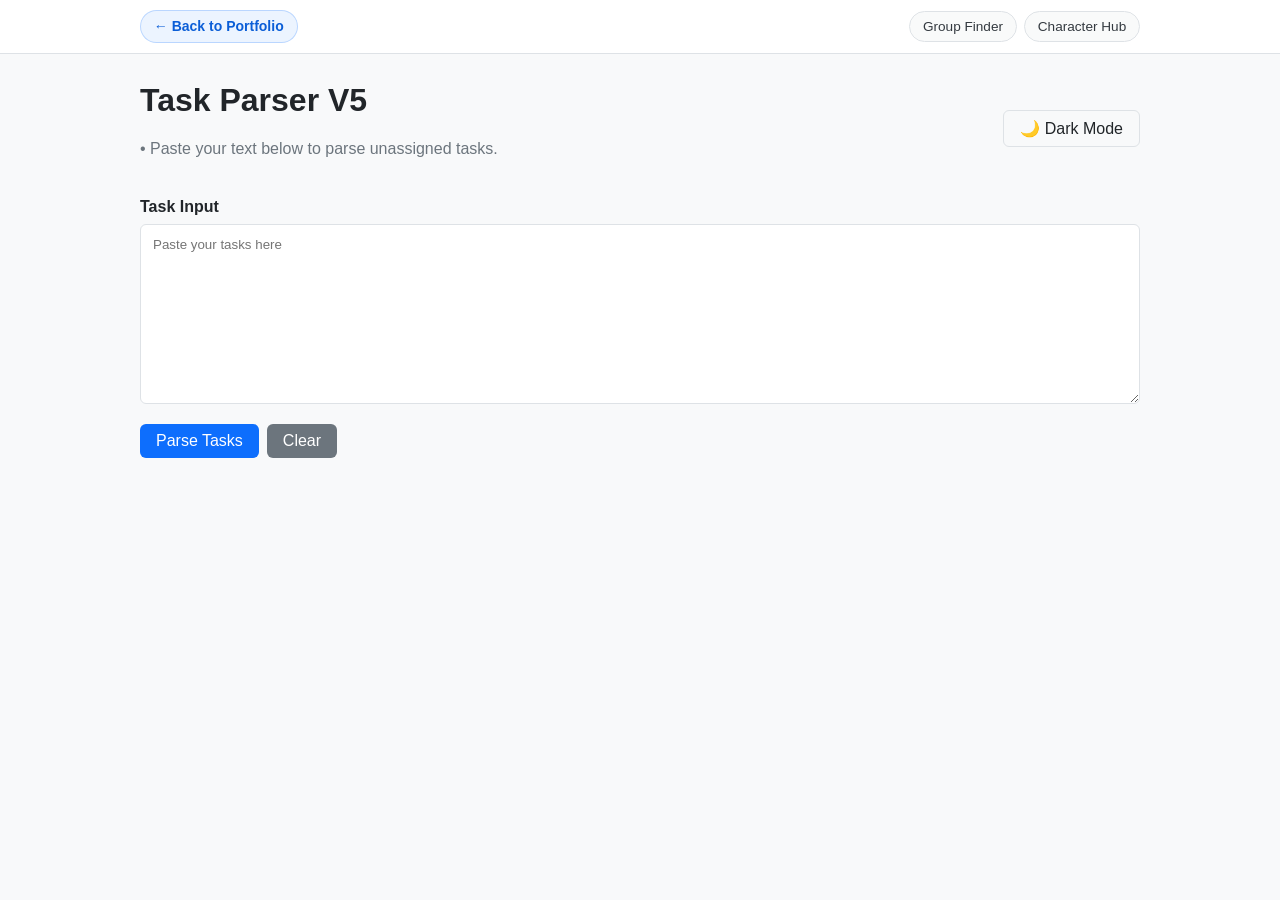
<file: parser_V5.html>
<!DOCTYPE html>
<html lang="en">
<head>
  <meta charset="UTF-8">
  <meta name="viewport" content="width=device-width, initial-scale=1.0">
  <title>Task Parser V5: Editable Table &amp; CSV Export — TechNhieSean</title>
  <meta name="description" content="Latest task parser V5 featuring an interactive editable output table, one-click CSV export, auto-clipboard copy, structured error snippets, and dark mode support.">
  <meta property="og:title" content="Task Parser V5: Editable Table &amp; CSV Export — TechNhieSean">
  <meta property="og:description" content="Latest task parser V5 featuring an interactive editable output table, one-click CSV export, auto-clipboard copy, structured error snippets, and dark mode support.">
  <meta property="og:type" content="website">
  <meta property="og:url" content="https://technhiesean.github.io/parser_V5.html">
  <style>
    :root {
      --bg: #f8f9fa;
      --fg: #212529;
      --panel-bg: #ffffff;
      --border-color: #dee2e6;
      --btn-bg: #0d6efd;
      --btn-fg: #ffffff;
      --btn-hover: #0b5ed7;
      --btn-secondary: #6c757d;
      --btn-secondary-hover: #5c636a;
      --table-header-bg: #e9ecef;
      --table-border: #dee2e6;
      --error-color: #dc3545;
    }
    
    [data-theme="dark"] {
      --bg: #212529;
      --fg: #f8f9fa;
      --panel-bg: #343a40;
      --border-color: #495057;
      --btn-bg: #0d6efd;
      --btn-fg: #ffffff;
      --btn-hover: #0a58ca;
      --btn-secondary: #495057;
      --btn-secondary-hover: #343a40;
      --table-header-bg: #495057;
      --table-border: #495057;
      --error-color: #ff6b6b;
    }

    body {
      font-family: 'Segoe UI', Tahoma, Geneva, Verdana, sans-serif;
      margin: 0;
      padding: 2rem;
      background: var(--bg);
      color: var(--fg);
      transition: background-color 0.3s, color 0.3s;
    }

    .container {
      max-width: 1000px;
      margin: 0 auto;
    }

    .header-bar {
      display: flex;
      justify-content: space-between;
      align-items: center;
      margin-bottom: 1.5rem;
    }

    h1, h2, h3 { margin-top: 0; }
    h3 { font-weight: normal; font-size: 1rem; color: var(--btn-secondary); }

    textarea {
      width: 100%;
      height: 180px;
      background: var(--panel-bg);
      color: var(--fg);
      border: 1px solid var(--border-color);
      border-radius: 6px;
      padding: 0.75rem;
      font-family: inherit;
      resize: vertical;
      box-sizing: border-box;
      transition: background-color 0.3s, color 0.3s, border-color 0.3s;
    }

    .button-group {
      display: flex;
      gap: 0.5rem;
      flex-wrap: wrap;
      margin: 1rem 0;
    }

    button {
      padding: 0.5rem 1rem;
      font-size: 1rem;
      border-radius: 6px;
      border: none;
      background: var(--btn-bg);
      color: var(--btn-fg);
      cursor: pointer;
      transition: background-color 0.2s;
    }

    button:hover { background: var(--btn-hover); }
    
    button.secondary {
      background: var(--btn-secondary);
    }
    button.secondary:hover {
      background: var(--btn-secondary-hover);
    }

    .toggle-dark {
      background: transparent;
      border: 1px solid var(--border-color);
      color: var(--fg);
    }
    .toggle-dark:hover {
      background: var(--panel-bg);
    }

    .error-box {
      background-color: rgba(220, 53, 69, 0.1);
      border-left: 4px solid var(--error-color);
      padding: 1rem;
      margin-bottom: 1rem;
      color: var(--error-color);
      display: none;
      border-radius: 4px;
    }

    .error-box ul {
      margin: 0.5rem 0 0 0;
      padding-left: 1.5rem;
    }

    /* Table Styles */
    .table-responsive {
      overflow-x: auto;
      background: var(--panel-bg);
      border: 1px solid var(--border-color);
      border-radius: 6px;
      margin-top: 1rem;
      display: none;
    }

    table {
      width: 100%;
      border-collapse: collapse;
      text-align: left;
    }

    th, td {
      padding: 0.75rem;
      border-bottom: 1px solid var(--table-border);
    }

    th {
      background-color: var(--table-header-bg);
      font-weight: 600;
    }

    td[contenteditable="true"] {
      background-color: rgba(13, 110, 253, 0.05);
      outline: 1px dashed var(--btn-bg);
    }
    
    [data-theme="dark"] td[contenteditable="true"] {
      background-color: rgba(13, 110, 253, 0.2);
    }

    .toast {
      position: fixed;
      bottom: 2rem;
      left: 50%;
      transform: translateX(-50%) translateY(20px);
      background: #323232;
      color: #fff;
      padding: 0.75rem 1.5rem;
      border-radius: 50px;
      box-shadow: 0 4px 12px rgba(0,0,0,0.15);
      opacity: 0;
      pointer-events: none;
      transition: opacity 0.3s, transform 0.3s;
      z-index: 1000;
    }
    .toast.show {
      opacity: 1;
      transform: translateX(-50%) translateY(0);
    }

    /* Unified Top Utility Bar */
    .tns-topbar,
    .tns-topbar *,
    .tns-topbar *::before,
    .tns-topbar *::after {
      box-sizing: border-box;
    }

    .tns-topbar {
      position: sticky;
      top: 0;
      z-index: 50;
      width: auto;
      margin: -2rem -2rem 1.75rem -2rem;
      padding: 0.65rem 2rem;
      background: rgba(255, 255, 255, 0.94);
      backdrop-filter: blur(12px);
      -webkit-backdrop-filter: blur(12px);
      border-bottom: 1px solid var(--border-color);
      font-size: 0.875rem;
      line-height: 1.3;
      transition: background-color 0.3s, border-color 0.3s;
    }

    [data-theme="dark"] .tns-topbar {
      background: rgba(33, 37, 41, 0.9);
      border-bottom-color: var(--border-color);
    }

    .tns-topbar__inner {
      max-width: 1000px;
      margin: 0 auto;
      display: flex;
      align-items: center;
      justify-content: space-between;
      flex-wrap: wrap;
      gap: 0.5rem 1rem;
    }

    .tns-topbar__back {
      display: inline-flex;
      align-items: center;
      gap: 0.35rem;
      font-size: 0.875rem;
      font-weight: 600;
      line-height: 1.3;
      color: #0b5ed7;
      text-decoration: none;
      padding: 0.375rem 0.8rem;
      border-radius: 999px;
      background: rgba(13, 110, 253, 0.08);
      border: 1px solid rgba(13, 110, 253, 0.22);
      white-space: nowrap;
      transition: background-color 0.2s, color 0.2s, border-color 0.2s;
    }

    .tns-topbar__back:hover {
      color: #094db3;
      background: rgba(13, 110, 253, 0.14);
      border-color: rgba(13, 110, 253, 0.36);
      text-decoration: none;
    }

    [data-theme="dark"] .tns-topbar__back {
      color: #7dd3fc;
      background: rgba(56, 189, 248, 0.12);
      border-color: rgba(56, 189, 248, 0.3);
    }

    [data-theme="dark"] .tns-topbar__back:hover {
      color: #f8f9fa;
      background: rgba(56, 189, 248, 0.22);
      border-color: rgba(125, 211, 252, 0.55);
      text-decoration: none;
    }

    .tns-topbar__links {
      display: flex;
      align-items: center;
      flex-wrap: wrap;
      gap: 0.45rem;
    }

    .tns-topbar__link {
      display: inline-flex;
      align-items: center;
      font-size: 0.85rem;
      font-weight: 500;
      line-height: 1.3;
      color: #343a40;
      text-decoration: none;
      padding: 0.375rem 0.8rem;
      border-radius: 999px;
      background: rgba(248, 249, 250, 0.85);
      border: 1px solid var(--border-color);
      white-space: nowrap;
      transition: background-color 0.2s, color 0.2s, border-color 0.2s;
    }

    .tns-topbar__link:hover {
      color: #0b5ed7;
      background: rgba(13, 110, 253, 0.08);
      border-color: rgba(13, 110, 253, 0.3);
      text-decoration: none;
    }

    [data-theme="dark"] .tns-topbar__link {
      color: #f8f9fa;
      background: rgba(52, 58, 64, 0.85);
      border-color: #495057;
    }

    [data-theme="dark"] .tns-topbar__link:hover {
      color: #7dd3fc;
      background: rgba(56, 189, 248, 0.14);
      border-color: rgba(125, 211, 252, 0.45);
      text-decoration: none;
    }

    .tns-topbar__back:focus-visible,
    .tns-topbar__link:focus-visible {
      outline: 2px solid #0d6efd;
      outline-offset: 2px;
      text-decoration: none;
    }

    [data-theme="dark"] .tns-topbar__back:focus-visible,
    [data-theme="dark"] .tns-topbar__link:focus-visible {
      outline-color: #7dd3fc;
    }

    @media (max-width: 640px) {
      .tns-topbar {
        position: static;
        padding: 0.6rem 1rem;
        margin: -2rem -2rem 1.25rem -2rem;
      }

      .tns-topbar__inner {
        gap: 0.45rem 0.6rem;
      }

      .tns-topbar__back,
      .tns-topbar__link {
        font-size: 0.8125rem;
        padding: 0.34rem 0.7rem;
      }
    }
  </style>
</head>
<body>
  <nav class="tns-topbar" aria-label="Portfolio and app navigation">
    <div class="tns-topbar__inner">
      <a class="tns-topbar__back" href="/index.html">&#8592; Back to Portfolio</a>
      <div class="tns-topbar__links">
        <a class="tns-topbar__link" href="/lfg-finder.html">Group Finder</a>
        <a class="tns-topbar__link" href="/dnd-character.html">Character Hub</a>
      </div>
    </div>
  </nav>
  <div class="container">
    <div class="header-bar">
      <div>
        <h1>Task Parser V5</h1>
        <h3>• Paste your text below to parse unassigned tasks.</h3>
      </div>
      <button class="toggle-dark" id="darkToggle" aria-label="Toggle dark mode">🌙 Dark Mode</button>
    </div>

    <label for="inputText" style="font-weight: 600; display: block; margin-bottom: 0.5rem;">Task Input</label>
    <textarea id="inputText" placeholder="Paste your tasks here" aria-label="Task Input"></textarea>
    
    <div class="button-group">
      <button id="parseBtn" onclick="parseText()">Parse Tasks</button>
      <button class="secondary" onclick="clearInput()">Clear</button>
    </div>

    <div id="errorBox" class="error-box" aria-live="assertive">
      <strong>Issues encountered:</strong>
      <ul id="errorList"></ul>
    </div>

    <div id="outputSection" style="display: none;">
      <h2 style="margin-top: 1.5rem; margin-bottom: 0.5rem;">Parsed Output</h2>
      
      <div class="button-group">
        <button id="copyBtn" onclick="copyToClipboard()" style="display: none;">Copy Edits to Clipboard</button>
        <button class="secondary" onclick="downloadCSV()">Download CSV</button>
        <button class="secondary" id="editBtn" onclick="toggleEdit()">Enable Editing</button>
      </div>

      <div class="table-responsive" id="tableContainer">
        <table id="outputTable">
          <thead>
            <tr>
              <th>Window</th>
              <th>ID</th>
              <th>Date</th>
              <th>District</th>
            </tr>
          </thead>
          <tbody id="tableBody">
            <!-- Rows will be populated here -->
          </tbody>
        </table>
      </div>
    </div>
  </div>

  <div class="toast" id="toast" aria-live="polite">Action completed!</div>

  <script>
    // Theme Logic
    function setDarkMode(on) {
      if (on) {
        document.documentElement.setAttribute('data-theme', 'dark');
        document.getElementById('darkToggle').textContent = '☀️ Light Mode';
      } else {
        document.documentElement.removeAttribute('data-theme');
        document.getElementById('darkToggle').textContent = '🌙 Dark Mode';
      }
      localStorage.setItem('darkMode', on ? '1' : '0');
    }
    document.getElementById('darkToggle').onclick = function() {
      const isDark = document.documentElement.hasAttribute('data-theme');
      setDarkMode(!isDark);
    };
    setDarkMode(localStorage.getItem('darkMode') === '1');

    // Toast Logic
    function showToast(msg) {
      const toast = document.getElementById('toast');
      toast.textContent = msg;
      toast.classList.add('show');
      setTimeout(() => toast.classList.remove('show'), 2500);
    }

    let isEditing = false;
    let parsedData = [];

    function clearInput() {
      document.getElementById('inputText').value = "";
      document.getElementById('outputSection').style.display = "none";
      document.getElementById('errorBox').style.display = "none";
      document.getElementById('tableContainer').style.display = "none";
      parsedData = [];
      if (isEditing) toggleEdit(); // Turn off edit mode
    }

    function toggleEdit() {
      isEditing = !isEditing;
      const btn = document.getElementById('editBtn');
      const copyBtn = document.getElementById('copyBtn');
      btn.textContent = isEditing ? "Disable Editing" : "Enable Editing";
      btn.style.backgroundColor = isEditing ? "var(--btn-hover)" : "var(--btn-secondary)";
      copyBtn.style.display = isEditing ? "inline-block" : "none";
      
      const cells = document.querySelectorAll('#tableBody td');
      cells.forEach(cell => {
        cell.setAttribute('contenteditable', isEditing);
      });
    }

    function getTableData() {
      const rows = document.querySelectorAll('#tableBody tr');
      const data = [];
      rows.forEach(row => {
        const cells = row.querySelectorAll('td');
        data.push({
          windowStr: cells[0].innerText.trim(),
          id: cells[1].innerText.trim(),
          startDate: cells[2].innerText.trim(),
          district: cells[3].innerText.trim()
        });
      });
      return data;
    }

    function parseText() {
      const input = document.getElementById('inputText').value;
      const errorBox = document.getElementById('errorBox');
      const errorList = document.getElementById('errorList');
      errorList.innerHTML = '';
      
      let errors = [];
      parsedData = [];

      // Split cleanly into tasks, allowing standard prefixes
      const taskChunks = input.split(/(?:\n|^)(?=-|\(Must\)|\(F\))/g).filter(Boolean);

      for (const chunk of taskChunks) {
        if (!chunk.trim()) continue;
        if (!/Appointment Start:/i.test(chunk)) continue;

        let chunkCopy = chunk.trim();
        // Remove known prefixes for easier parsing
        chunkCopy = chunkCopy.replace(/^\(Must\)?\s*/i, '').replace(/^\(F\)?\s*/i, '').trim();

        // 1. Extract ID
        let id = "N/A";
        if (/^-/.test(chunkCopy)) {
          id = chunkCopy.replace(/^-\s*/, '').split(/\s+/)[0];
        } else {
          id = chunkCopy.split(/\s+/)[0];
        }

        // 2. Extract District (stops before City:)
        let district = "N/A";
        const districtMatch = chunkCopy.match(/District:\s*([A-Za-z\s]+?)(?=\s+City:)/i);
        if (districtMatch) {
          district = districtMatch[1].trim();
        }

        // 3. Extract Appointment Info
        const apptMatch = chunkCopy.match(/Appointment Start:\s*(\d{4}-\d{2}-\d{2}|\d{1,2}\/\d{1,2}\/\d{4})\s+([\d:]+\s*[APM]{2})\s*-\s*(\d{4}-\d{2}-\d{2}|\d{1,2}\/\d{1,2}\/\d{4})\s+([\d:]+\s*[APM]{2})/i);
        
        if (!apptMatch) {
          // Robust error messaging: provide a snippet
          const snippet = chunk.trim().substring(0, 40).replace(/\n/g, ' ') + '...';
          errors.push(`Skipped task (ID: ${id}) due to missing/malformed appointment info. Snippet: "${snippet}"`);
          continue;
        }

        let startDate = apptMatch[1];
        const startTime = apptMatch[2].trim();
        const endTime = apptMatch[4].trim();

        // Standardize Date to MM/DD/YY
        if (startDate.includes('-')) {
          const parts = startDate.split("-");
          startDate = parts[1] + "/" + parts[2] + "/" + parts[0].slice(-2);
        } else {
          const parts = startDate.split("/");
          startDate = parts[0] + "/" + parts[1] + "/" + parts[2].slice(-2);
        }

        // Standardize Window string
        const startAMPM = startTime.slice(-2).toLowerCase();
        const startClock = startTime.replace(/\s*[APM]{2}/i, '').trim();
        const endClock = endTime.replace(/\s*[APM]{2}/i, '').trim();
        const windowStr = `${startClock}-${endClock} ${startAMPM}`;

        parsedData.push({ windowStr, id, startDate, district });
      }

      // Handle Errors Output
      if (errors.length > 0) {
        errorBox.style.display = 'block';
        errors.forEach(err => {
          const li = document.createElement('li');
          li.textContent = err;
          errorList.appendChild(li);
        });
      } else {
        errorBox.style.display = 'none';
      }

      // Handle Data Output
      if (parsedData.length > 0) {
        renderTable(parsedData);
        document.getElementById('outputSection').style.display = 'block';
        document.getElementById('tableContainer').style.display = 'block';
        
        // Auto-copy to clipboard on parse
        let outputStr = "";
        parsedData.forEach(row => {
          outputStr += `${row.windowStr}\t${row.id}\t${row.startDate}\t${row.district}\n`;
        });
        navigator.clipboard.writeText(outputStr)
          .then(() => showToast(`Output parsed and copied to clipboard! (${parsedData.length} tasks)`))
          .catch(err => showToast("Parsed successfully, but failed to auto-copy: " + err));
      } else {
        document.getElementById('outputSection').style.display = 'none';
        if (errors.length === 0 && input.trim() !== '') {
          errorBox.style.display = 'block';
          errorList.innerHTML = '<li>No valid tasks found in the input.</li>';
        }
      }
    }

    function renderTable(data) {
      const tbody = document.getElementById('tableBody');
      tbody.innerHTML = '';
      data.forEach(row => {
        const tr = document.createElement('tr');
        tr.innerHTML = `
          <td ${isEditing ? 'contenteditable="true"' : ''}>${row.windowStr}</td>
          <td ${isEditing ? 'contenteditable="true"' : ''}>${row.id}</td>
          <td ${isEditing ? 'contenteditable="true"' : ''}>${row.startDate}</td>
          <td ${isEditing ? 'contenteditable="true"' : ''}>${row.district}</td>
        `;
        tbody.appendChild(tr);
      });
    }

    function copyToClipboard() {
      const currentData = getTableData();
      if (currentData.length === 0) return;
      
      let outputStr = "";
      currentData.forEach(row => {
        outputStr += `${row.windowStr}\t${row.id}\t${row.startDate}\t${row.district}\n`;
      });

      navigator.clipboard.writeText(outputStr)
        .then(() => showToast("Table data copied to clipboard!"))
        .catch(err => showToast("Error copying: " + err));
    }

    function downloadCSV() {
      const currentData = getTableData();
      if (currentData.length === 0) return;

      let csvContent = "Window,ID,Date,District\n";
      currentData.forEach(row => {
        // Enclose in quotes to handle potential commas
        csvContent += `"${row.windowStr}","${row.id}","${row.startDate}","${row.district}"\n`;
      });

      const blob = new Blob([csvContent], { type: 'text/csv;charset=utf-8;' });
      const url = URL.createObjectURL(blob);
      const link = document.createElement("a");
      link.setAttribute("href", url);
      link.setAttribute("download", "parsed_tasks.csv");
      document.body.appendChild(link);
      link.click();
      document.body.removeChild(link);
      
      showToast("CSV downloaded successfully!");
    }

    // Ctrl+Enter support
    document.getElementById('inputText').addEventListener('keydown', function(e) {
      if (e.ctrlKey && e.key === 'Enter') {
        document.getElementById('parseBtn').focus();
        parseText();
      }
    });
  </script>
</body>
</html>
</file>
<file: portfolio.css>
/* ==========================================================================
   TechNhieSean Portfolio — Design System & Responsive Stylesheet
   ========================================================================== */

:root {
  /* Light Theme Tokens */
  --bg-page: #f8fafc;
  --bg-alt: #f1f5f9;
  --bg-surface: #ffffff;
  --bg-surface-hover: #f8fafc;
  --bg-subtle: #f1f5f9;
  --bg-header: rgba(248, 250, 252, 0.86);

  --border: #e2e8f0;
  --border-strong: #cbd5e1;

  --text-primary: #0f172a;
  --text-secondary: #475569;
  --text-muted: #64748b;

  --accent: #0284c7;
  --accent-hover: #0369a1;
  --accent-soft: rgba(2, 132, 199, 0.10);
  --accent-border: rgba(2, 132, 199, 0.28);
  --accent-secondary: #0d9488;

  /* Semantic File-Type Badge Tokens (Light) */
  --badge-html-bg: rgba(2, 132, 199, 0.11);
  --badge-html-fg: #0369a1;
  --badge-pdf-bg: rgba(225, 29, 72, 0.10);
  --badge-pdf-fg: #be123c;
  --badge-xlsx-bg: rgba(5, 150, 105, 0.11);
  --badge-xlsx-fg: #047857;
  --badge-bq-bg: rgba(99, 102, 241, 0.12);
  --badge-bq-fg: #4338ca;
  --badge-new-bg: rgba(13, 148, 136, 0.12);
  --badge-new-fg: #0f766e;

  --shadow-sm: 0 1px 2px rgba(15, 23, 42, 0.05);
  --shadow-md: 0 10px 26px -12px rgba(15, 23, 42, 0.12), 0 4px 10px -6px rgba(15, 23, 42, 0.06);
  --shadow-toast: 0 14px 32px rgba(15, 23, 42, 0.22);

  --grid-dot: rgba(15, 23, 42, 0.08);
  --toast-bg: #0f172a;
  --toast-fg: #f8fafc;

  --font-sans: "Inter", -apple-system, BlinkMacSystemFont, "Segoe UI", Roboto, sans-serif;
  --font-mono: "JetBrains Mono", ui-monospace, SFMono-Regular, Menlo, Consolas, monospace;

  --radius-sm: 8px;
  --radius-md: 12px;
  --radius-lg: 16px;
  --radius-pill: 999px;

  --nav-height: 68px;
  --container-max: 1140px;
}

[data-theme="dark"] {
  --bg-page: #0d1117;
  --bg-alt: #11161f;
  --bg-surface: #161b22;
  --bg-surface-hover: #1c222b;
  --bg-subtle: #1f2631;
  --bg-header: rgba(13, 17, 23, 0.85);

  --border: rgba(148, 163, 184, 0.15);
  --border-strong: rgba(148, 163, 184, 0.30);

  --text-primary: #f1f5f9;
  --text-secondary: #94a3b8;
  --text-muted: #7c8ca3;

  --accent: #38bdf8;
  --accent-hover: #7dd3fc;
  --accent-soft: rgba(56, 189, 248, 0.13);
  --accent-border: rgba(56, 189, 248, 0.32);
  --accent-secondary: #2dd4bf;

  /* Semantic File-Type Badge Tokens (Dark) */
  --badge-html-bg: rgba(56, 189, 248, 0.15);
  --badge-html-fg: #7dd3fc;
  --badge-pdf-bg: rgba(251, 113, 133, 0.16);
  --badge-pdf-fg: #fda4af;
  --badge-xlsx-bg: rgba(52, 211, 153, 0.15);
  --badge-xlsx-fg: #6ee7b7;
  --badge-bq-bg: rgba(129, 140, 248, 0.18);
  --badge-bq-fg: #a5b4fc;
  --badge-new-bg: rgba(45, 212, 191, 0.16);
  --badge-new-fg: #5eead4;

  --shadow-sm: 0 1px 2px rgba(0, 0, 0, 0.35);
  --shadow-md: 0 14px 32px -14px rgba(0, 0, 0, 0.65), 0 4px 12px -4px rgba(0, 0, 0, 0.4);
  --shadow-toast: 0 14px 36px rgba(0, 0, 0, 0.55);

  --grid-dot: rgba(148, 163, 184, 0.12);
  --toast-bg: #f1f5f9;
  --toast-fg: #0f172a;
}

/* ==========================================================================
   Reset & Base
   ========================================================================== */

*,
*::before,
*::after {
  box-sizing: border-box;
}

html {
  scroll-behavior: smooth;
  scroll-padding-top: calc(var(--nav-height) + 18px);
}

body {
  margin: 0;
  font-family: var(--font-sans);
  font-size: 16px;
  line-height: 1.6;
  color: var(--text-primary);
  background-color: var(--bg-page);
  -webkit-font-smoothing: antialiased;
  -moz-osx-font-smoothing: grayscale;
  overflow-x: clip;
  transition: background-color 0.25s ease, color 0.25s ease;
}

img {
  max-width: 100%;
  display: block;
}

a {
  color: inherit;
  text-decoration: none;
}

button {
  font: inherit;
  color: inherit;
}

:focus-visible {
  outline: 2px solid var(--accent);
  outline-offset: 2px;
}

.mono {
  font-family: var(--font-mono);
}

.container {
  width: 100%;
  max-width: var(--container-max);
  margin: 0 auto;
  padding: 0 clamp(1.15rem, 3vw, 2rem);
}

.skip-link {
  position: absolute;
  left: -9999px;
  top: 0;
  z-index: 999;
  background: var(--accent);
  color: #0b1120;
  font-weight: 600;
  padding: 0.7rem 1.2rem;
  border-radius: 0 0 var(--radius-sm) 0;
}

.skip-link:focus {
  left: 0;
}

/* ==========================================================================
   Sticky Top Navigation
   ========================================================================== */

.site-header {
  position: sticky;
  top: 0;
  z-index: 100;
  height: var(--nav-height);
  background: var(--bg-header);
  backdrop-filter: blur(14px);
  -webkit-backdrop-filter: blur(14px);
  border-bottom: 1px solid var(--border);
  transition: background-color 0.25s ease, border-color 0.25s ease;
}

.nav-inner {
  height: 100%;
  display: flex;
  align-items: center;
  justify-content: space-between;
  gap: 1rem;
}

.brand {
  display: inline-flex;
  align-items: center;
  gap: 0.6rem;
  font-weight: 700;
  font-size: 1.02rem;
  letter-spacing: -0.02em;
  color: var(--text-primary);
  flex-shrink: 0;
}

.brand-mark {
  display: inline-flex;
  align-items: center;
  justify-content: center;
  width: 34px;
  height: 34px;
  border-radius: 9px;
  background: var(--accent-soft);
  border: 1px solid var(--accent-border);
  color: var(--accent);
}

.site-nav {
  display: flex;
  align-items: center;
  gap: 0.25rem;
}

.nav-link {
  padding: 0.45rem 0.78rem;
  border-radius: var(--radius-sm);
  font-size: 0.92rem;
  font-weight: 500;
  color: var(--text-secondary);
  transition: color 0.18s ease, background-color 0.18s ease;
}

.nav-link:hover,
.nav-link.is-active {
  color: var(--text-primary);
  background: var(--bg-subtle);
}

.nav-link.is-active {
  color: var(--accent);
}

.nav-actions {
  display: flex;
  align-items: center;
  gap: 0.55rem;
  flex-shrink: 0;
}

.theme-toggle {
  display: inline-flex;
  align-items: center;
  gap: 0.45rem;
  padding: 0.46rem 0.78rem;
  border-radius: var(--radius-pill);
  border: 1px solid var(--border-strong);
  background: var(--bg-surface);
  color: var(--text-primary);
  font-size: 0.84rem;
  font-weight: 500;
  cursor: pointer;
  transition: border-color 0.2s ease, background-color 0.2s ease, transform 0.15s ease;
}

.theme-toggle:hover {
  border-color: var(--accent);
  background: var(--bg-surface-hover);
}

.theme-icon {
  display: inline-flex;
  align-items: center;
  color: var(--accent);
}

[data-theme="dark"] .theme-icon-moon,
[data-theme="light"] .theme-icon-sun {
  display: none;
}

.nav-toggle {
  display: none;
  align-items: center;
  justify-content: center;
  width: 40px;
  height: 40px;
  border-radius: var(--radius-sm);
  border: 1px solid var(--border-strong);
  background: var(--bg-surface);
  color: var(--text-primary);
  cursor: pointer;
}

.nav-toggle .menu-icon-close {
  display: none;
}

.nav-toggle[aria-expanded="true"] .menu-icon-open {
  display: none;
}

.nav-toggle[aria-expanded="true"] .menu-icon-close {
  display: block;
}

/* ==========================================================================
   Buttons
   ========================================================================== */

.btn {
  display: inline-flex;
  align-items: center;
  justify-content: center;
  gap: 0.5rem;
  padding: 0.68rem 1.18rem;
  border-radius: var(--radius-sm);
  font-size: 0.93rem;
  font-weight: 600;
  line-height: 1.2;
  border: 1px solid transparent;
  cursor: pointer;
  white-space: nowrap;
  transition: transform 0.16s ease, background-color 0.18s ease, border-color 0.18s ease, color 0.18s ease, box-shadow 0.18s ease;
}

.btn:hover {
  transform: translateY(-1px);
}

.btn:active {
  transform: translateY(0);
}

.btn-sm {
  padding: 0.54rem 0.95rem;
  font-size: 0.875rem;
}

.btn-wrap {
  white-space: normal;
  text-align: left;
  line-height: 1.32;
  flex-wrap: wrap;
}

.btn-badge {
  display: inline-flex;
  align-items: center;
  font-size: 0.66rem;
  font-weight: 700;
  letter-spacing: 0.05em;
  text-transform: uppercase;
  padding: 0.14rem 0.44rem;
  border-radius: var(--radius-pill);
  background: rgba(15, 23, 42, 0.22);
  color: inherit;
  flex-shrink: 0;
}

[data-theme="dark"] .btn-primary .btn-badge {
  background: rgba(8, 47, 73, 0.18);
}

.btn-primary {
  background: var(--accent);
  color: #ffffff;
  box-shadow: 0 1px 2px rgba(2, 132, 199, 0.25);
}

[data-theme="dark"] .btn-primary {
  color: #082f49;
}

.btn-primary:hover {
  background: var(--accent-hover);
}

.btn-secondary {
  background: var(--bg-surface);
  color: var(--text-primary);
  border-color: var(--border-strong);
}

.btn-secondary:hover {
  border-color: var(--accent);
  color: var(--accent);
  background: var(--bg-surface-hover);
}

.btn-ghost {
  background: var(--bg-subtle);
  color: var(--text-primary);
  border-color: var(--border);
}

.btn-ghost:hover {
  border-color: var(--border-strong);
  background: var(--bg-surface-hover);
}

.copy-email-trigger .icon-check {
  display: none;
  color: var(--accent-secondary);
}

.copy-email-trigger.is-copied .icon-copy {
  display: none;
}

.copy-email-trigger.is-copied .icon-check {
  display: inline;
}

.copy-email-trigger.is-copied {
  border-color: var(--accent-secondary);
  color: var(--accent-secondary);
}

.text-link {
  font-size: 0.84rem;
  font-weight: 500;
  color: var(--text-secondary);
  padding: 0.4rem 0.5rem;
  border-radius: 6px;
  transition: color 0.18s ease, background-color 0.18s ease;
}

.text-link:hover {
  color: var(--accent);
  background: var(--accent-soft);
}

/* ==========================================================================
   Hero Section
   ========================================================================== */

.hero {
  position: relative;
  padding: clamp(3rem, 6vw, 4.75rem) 0 clamp(2.25rem, 4.5vw, 3.25rem);
  overflow: hidden;
}

.hero-backdrop {
  position: absolute;
  inset: 0;
  background-image: radial-gradient(var(--grid-dot) 1px, transparent 1px);
  background-size: 24px 24px;
  mask-image: linear-gradient(180deg, rgba(0, 0, 0, 0.85) 0%, rgba(0, 0, 0, 0) 92%);
  -webkit-mask-image: linear-gradient(180deg, rgba(0, 0, 0, 0.85) 0%, rgba(0, 0, 0, 0) 92%);
  pointer-events: none;
}

.hero-grid {
  position: relative;
  display: grid;
  grid-template-columns: minmax(0, 1.45fr) minmax(290px, 0.88fr);
  gap: clamp(1.75rem, 4vw, 3rem);
  align-items: center;
}

.hero-eyebrow {
  display: inline-flex;
  align-items: center;
  gap: 0.5rem;
  padding: 0.34rem 0.78rem;
  border-radius: var(--radius-pill);
  border: 1px solid var(--accent-border);
  background: var(--accent-soft);
  color: var(--accent);
  font-size: 0.8rem;
  font-weight: 500;
  margin-bottom: 1.15rem;
}

.status-dot {
  width: 7px;
  height: 7px;
  border-radius: 50%;
  background: var(--accent-secondary);
  box-shadow: 0 0 0 3px rgba(45, 212, 191, 0.2);
}

.eyebrow-sep {
  opacity: 0.55;
}

.hero h1 {
  margin: 0 0 1rem;
  font-size: clamp(2rem, 4.1vw, 3.05rem);
  font-weight: 800;
  line-height: 1.13;
  letter-spacing: -0.03em;
  color: var(--text-primary);
}

.heading-divider {
  color: var(--border-strong);
  font-weight: 400;
  margin: 0 0.12em;
}

.heading-accent {
  background: linear-gradient(115deg, var(--accent) 0%, var(--accent-secondary) 100%);
  -webkit-background-clip: text;
  background-clip: text;
  color: transparent;
}

.hero-lead {
  margin: 0 0 1.75rem;
  max-width: 58ch;
  font-size: clamp(1.03rem, 1.4vw, 1.14rem);
  color: var(--text-secondary);
  line-height: 1.65;
}

.hero-actions {
  display: flex;
  flex-wrap: wrap;
  gap: 0.72rem;
}

/* Right-side Analyst Profile Panel */
.hero-panel {
  background: var(--bg-surface);
  border: 1px solid var(--border);
  border-radius: var(--radius-lg);
  padding: 1.35rem 1.4rem;
  box-shadow: var(--shadow-md);
}

.hero-panel-header {
  display: flex;
  align-items: center;
  justify-content: space-between;
  gap: 0.5rem;
  padding-bottom: 0.9rem;
  margin-bottom: 0.9rem;
  border-bottom: 1px solid var(--border);
}

.panel-title {
  font-size: 0.74rem;
  font-weight: 600;
  letter-spacing: 0.08em;
  color: var(--text-muted);
}

.panel-status {
  font-size: 0.74rem;
  font-weight: 500;
  color: var(--accent-secondary);
  background: rgba(45, 212, 191, 0.12);
  padding: 0.2rem 0.55rem;
  border-radius: var(--radius-pill);
}

.profile-metrics {
  margin: 0;
  display: grid;
  gap: 0.72rem;
}

.metric-row {
  display: flex;
  flex-direction: column;
  gap: 0.15rem;
}

.metric-row dt {
  font-size: 0.74rem;
  font-weight: 600;
  text-transform: uppercase;
  letter-spacing: 0.05em;
  color: var(--text-muted);
}

.metric-row dd {
  margin: 0;
  font-size: 0.89rem;
  font-weight: 500;
  color: var(--text-primary);
}

.hero-panel-stats {
  display: grid;
  grid-template-columns: repeat(3, 1fr);
  gap: 0.6rem;
  margin-top: 1.15rem;
  padding-top: 1rem;
  border-top: 1px solid var(--border);
}

.stat-pill {
  background: var(--bg-subtle);
  border: 1px solid var(--border);
  border-radius: var(--radius-sm);
  padding: 0.55rem 0.6rem;
  text-align: center;
}

.stat-num {
  display: block;
  font-size: 1.05rem;
  font-weight: 600;
  color: var(--accent);
  line-height: 1.2;
}

.stat-label {
  display: block;
  font-size: 0.72rem;
  color: var(--text-secondary);
  margin-top: 0.15rem;
}

/* ==========================================================================
   Category Filter Bar
   ========================================================================== */

.filter-section {
  padding: 0.5rem 0 0.75rem;
}

.filter-bar {
  display: flex;
  align-items: center;
  justify-content: space-between;
  flex-wrap: wrap;
  gap: 0.9rem;
  padding: 0.75rem 0.9rem;
  background: var(--bg-surface);
  border: 1px solid var(--border);
  border-radius: var(--radius-md);
  box-shadow: var(--shadow-sm);
}

.filter-pills {
  display: flex;
  flex-wrap: wrap;
  gap: 0.45rem;
}

.filter-pill {
  display: inline-flex;
  align-items: center;
  gap: 0.45rem;
  padding: 0.48rem 0.88rem;
  border-radius: var(--radius-pill);
  border: 1px solid var(--border);
  background: transparent;
  color: var(--text-secondary);
  font-size: 0.88rem;
  font-weight: 500;
  cursor: pointer;
  transition: background-color 0.18s ease, color 0.18s ease, border-color 0.18s ease;
}

.filter-pill:hover {
  color: var(--text-primary);
  border-color: var(--border-strong);
  background: var(--bg-subtle);
}

.filter-pill.is-active {
  background: var(--accent);
  border-color: var(--accent);
  color: #ffffff;
  font-weight: 600;
}

[data-theme="dark"] .filter-pill.is-active {
  color: #082f49;
}

.pill-count {
  font-size: 0.74rem;
  padding: 0.08rem 0.42rem;
  border-radius: var(--radius-pill);
  background: var(--bg-subtle);
  color: var(--text-secondary);
}

.filter-pill.is-active .pill-count {
  background: rgba(255, 255, 255, 0.24);
  color: inherit;
}

[data-theme="dark"] .filter-pill.is-active .pill-count {
  background: rgba(8, 47, 73, 0.2);
}

.filter-status {
  margin: 0;
  font-size: 0.78rem;
  color: var(--text-muted);
}

/* ==========================================================================
   Agentic Pod Workflow Showcase Callout
   ========================================================================== */

.inline-code {
  font-size: 0.84em;
  padding: 0.08em 0.36em;
  border-radius: 5px;
  background: var(--bg-subtle);
  border: 1px solid var(--border);
  color: var(--accent);
  font-weight: 500;
}

.pod-callout-section {
  padding: 1.15rem 0 0.5rem;
}

.pod-callout-section.is-solo {
  padding: 1.35rem 0 clamp(2.25rem, 4.5vw, 3.25rem);
}

.pod-card {
  position: relative;
  overflow: hidden;
  border-color: var(--accent-border);
  background:
    radial-gradient(circle at top right, var(--accent-soft), transparent 48%),
    var(--bg-surface);
}

.pod-card::before {
  content: "";
  position: absolute;
  top: 0;
  left: 0;
  right: 0;
  height: 3px;
  background: linear-gradient(90deg, var(--accent) 0%, var(--accent-secondary) 100%);
}

.pod-card-body {
  padding: 1.5rem 1.6rem 1.45rem;
}

.pod-meta-left {
  display: inline-flex;
  align-items: center;
  flex-wrap: wrap;
  gap: 0.45rem;
}

.pod-card-layout {
  display: grid;
  grid-template-columns: minmax(0, 1.55fr) minmax(270px, 0.9fr);
  gap: 1.45rem;
  align-items: center;
}

.pod-card-title {
  font-size: clamp(1.22rem, 1.9vw, 1.42rem);
  margin-bottom: 0.55rem;
}

.pod-card-desc {
  max-width: 66ch;
  margin-bottom: 1.1rem;
}

.pod-badge-list {
  margin-bottom: 0;
}

.pod-summary-panel {
  background: var(--bg-subtle);
  border: 1px solid var(--border);
  border-radius: var(--radius-md);
  padding: 1rem 1.1rem;
}

.pod-summary-header {
  display: flex;
  align-items: center;
  justify-content: space-between;
  gap: 0.5rem;
  flex-wrap: wrap;
  padding-bottom: 0.7rem;
  margin-bottom: 0.7rem;
  border-bottom: 1px solid var(--border);
}

.pod-summary-title {
  font-size: 0.7rem;
  font-weight: 600;
  letter-spacing: 0.08em;
  color: var(--text-muted);
}

.pod-live-pill {
  display: inline-flex;
  align-items: center;
  gap: 0.4rem;
  font-size: 0.7rem;
  font-weight: 500;
  color: var(--accent-secondary);
}

.pod-spec-list {
  margin: 0;
  display: grid;
  gap: 0.55rem;
}

.pod-spec-row {
  display: flex;
  flex-direction: column;
  gap: 0.1rem;
}

.pod-spec-row dt {
  font-size: 0.68rem;
  font-weight: 600;
  text-transform: uppercase;
  letter-spacing: 0.06em;
  color: var(--text-muted);
}

.pod-spec-row dd {
  margin: 0;
  font-size: 0.8rem;
  font-weight: 500;
  color: var(--text-primary);
}

.pod-drawer {
  margin-top: 1.2rem;
}

.pod-stages {
  list-style: none;
  margin: 0.85rem 0 0;
  padding: 0;
  display: grid;
  grid-template-columns: repeat(4, minmax(0, 1fr));
  gap: 0.85rem;
}

.pod-stage {
  background: var(--bg-subtle);
  border: 1px solid var(--border);
  border-radius: var(--radius-md);
  padding: 0.95rem 1rem;
  display: flex;
  flex-direction: column;
  gap: 0.4rem;
  transition: border-color 0.18s ease, background-color 0.18s ease;
}

.pod-stage:hover {
  border-color: var(--accent-border);
  background: var(--bg-surface-hover);
}

.pod-stage-head {
  display: flex;
  align-items: center;
  justify-content: space-between;
  gap: 0.5rem;
}

.pod-stage-tag {
  font-size: 0.68rem;
  font-weight: 600;
  letter-spacing: 0.07em;
  text-transform: uppercase;
  color: var(--accent);
  background: var(--accent-soft);
  padding: 0.14rem 0.48rem;
  border-radius: var(--radius-pill);
}

.pod-stage-arrow {
  font-size: 0.85rem;
  color: var(--text-muted);
}

.pod-stage-check {
  font-size: 0.85rem;
  font-weight: 700;
  color: var(--accent-secondary);
}

.pod-stage-title {
  margin: 0.15rem 0 0;
  font-size: 0.9rem;
  font-weight: 700;
  line-height: 1.35;
  color: var(--text-primary);
  letter-spacing: -0.015em;
}

.pod-stage-desc {
  margin: 0;
  font-size: 0.82rem;
  line-height: 1.52;
  color: var(--text-secondary);
}

/* ==========================================================================
   Sections & Cards
   ========================================================================== */

.section {
  padding: clamp(2.25rem, 4.5vw, 3.25rem) 0;
}

.section-alt {
  background: var(--bg-alt);
  border-top: 1px solid var(--border);
  border-bottom: 1px solid var(--border);
}

.work-group.is-hidden,
[data-category].is-hidden {
  display: none;
}

.section-header {
  margin-bottom: 1.65rem;
}

.section-eyebrow {
  display: inline-block;
  font-size: 0.76rem;
  font-weight: 600;
  letter-spacing: 0.08em;
  text-transform: uppercase;
  color: var(--accent);
  margin-bottom: 0.4rem;
}

.section-header h2 {
  margin: 0 0 0.45rem;
  font-size: clamp(1.5rem, 2.5vw, 1.95rem);
  font-weight: 750;
  letter-spacing: -0.025em;
  color: var(--text-primary);
}

.section-desc {
  margin: 0;
  max-width: 64ch;
  color: var(--text-secondary);
  font-size: 0.98rem;
}

.card {
  background: var(--bg-surface);
  border: 1px solid var(--border);
  border-radius: var(--radius-lg);
  box-shadow: var(--shadow-sm);
  display: flex;
  flex-direction: column;
  transition: transform 0.2s ease, border-color 0.2s ease, box-shadow 0.2s ease, background-color 0.2s ease;
}

.card:hover {
  transform: translateY(-3px);
  border-color: var(--accent-border);
  box-shadow: var(--shadow-md);
}

.card-body {
  padding: 1.4rem 1.45rem 1.45rem;
  display: flex;
  flex-direction: column;
  flex: 1;
}

.card-meta-row {
  display: flex;
  align-items: center;
  justify-content: space-between;
  gap: 0.5rem;
  margin-bottom: 0.75rem;
  flex-wrap: wrap;
}

.category-chip {
  font-size: 0.72rem;
  font-weight: 600;
  color: var(--accent);
  background: var(--accent-soft);
  border: 1px solid var(--accent-border);
  padding: 0.2rem 0.56rem;
  border-radius: var(--radius-pill);
}

.version-chip {
  font-size: 0.72rem;
  font-weight: 500;
  color: var(--text-muted);
  background: var(--bg-subtle);
  border: 1px solid var(--border);
  padding: 0.2rem 0.55rem;
  border-radius: var(--radius-pill);
}

.flagship-chip {
  font-size: 0.72rem;
  font-weight: 600;
  color: var(--accent-secondary);
  background: rgba(45, 212, 191, 0.13);
  border: 1px solid rgba(45, 212, 191, 0.32);
  padding: 0.2rem 0.55rem;
  border-radius: var(--radius-pill);
}

.card-title {
  margin: 0 0 0.55rem;
  font-size: 1.2rem;
  font-weight: 700;
  letter-spacing: -0.02em;
  line-height: 1.3;
  color: var(--text-primary);
}

.card-desc {
  margin: 0 0 1.15rem;
  font-size: 0.94rem;
  color: var(--text-secondary);
  line-height: 1.62;
}

.badge-list {
  list-style: none;
  margin: 0 0 1.25rem;
  padding: 0;
  display: flex;
  flex-wrap: wrap;
  gap: 0.42rem;
}

.badge {
  font-size: 0.75rem;
  font-weight: 500;
  color: var(--text-secondary);
  background: var(--bg-subtle);
  border: 1px solid var(--border);
  padding: 0.22rem 0.58rem;
  border-radius: 6px;
}

.card-actions {
  margin-top: auto;
  display: flex;
  flex-wrap: wrap;
  align-items: center;
  gap: 0.6rem;
}

/* Featured Analytics Grid (2-col) */
.featured-grid {
  display: grid;
  grid-template-columns: repeat(2, minmax(0, 1fr));
  gap: 1.4rem;
  align-items: start;
}

.project-media {
  margin: 1rem 1rem 0;
  border-radius: var(--radius-md);
  height: 224px;
  overflow: hidden;
  border: 1px solid var(--border);
}

.chart-canvas {
  background: #ffffff;
  padding: 0.75rem;
  display: flex;
  align-items: center;
  justify-content: center;
}

.chart-canvas img {
  width: 100%;
  height: 100%;
  object-fit: contain;
}

.tableau-preview {
  background: linear-gradient(145deg, var(--bg-subtle) 0%, var(--bg-surface) 100%);
  padding: 0.95rem 1.05rem 0.65rem;
  display: flex;
  flex-direction: column;
  justify-content: space-between;
}

.tableau-preview-top {
  display: flex;
  align-items: center;
  justify-content: space-between;
  gap: 0.5rem;
}

.tableau-pill {
  font-size: 0.72rem;
  font-weight: 500;
  color: var(--text-secondary);
  background: var(--bg-surface);
  border: 1px solid var(--border);
  padding: 0.2rem 0.58rem;
  border-radius: var(--radius-pill);
}

.tableau-dot-group {
  display: inline-flex;
  gap: 0.3rem;
}

.tableau-dot-group i {
  display: block;
  width: 7px;
  height: 7px;
  border-radius: 50%;
  background: var(--border-strong);
}

.tableau-svg {
  width: 100%;
  height: 155px;
  color: var(--text-muted);
}

/* Interactive Apps Grid (3-col) */
.apps-grid {
  display: grid;
  grid-template-columns: repeat(3, minmax(0, 1fr));
  gap: 1.35rem;
  align-items: start;
}

/* Collapsible Version Drawers */
.version-drawer {
  margin-top: 1.1rem;
  border-top: 1px solid var(--border);
  padding-top: 0.85rem;
}

.version-drawer summary {
  list-style: none;
  display: flex;
  align-items: center;
  justify-content: space-between;
  gap: 0.5rem;
  font-size: 0.86rem;
  font-weight: 600;
  color: var(--text-secondary);
  cursor: pointer;
  padding: 0.36rem 0.5rem;
  margin: -0.36rem -0.5rem;
  border-radius: var(--radius-sm);
  transition: color 0.18s ease, background-color 0.18s ease;
}

.version-drawer summary::-webkit-details-marker {
  display: none;
}

.version-drawer summary::before {
  content: "";
  width: 7px;
  height: 7px;
  border-right: 1.8px solid currentColor;
  border-bottom: 1.8px solid currentColor;
  transform: rotate(-45deg);
  transition: transform 0.2s ease;
  margin-right: 0.35rem;
  flex-shrink: 0;
}

.version-drawer[open] summary::before {
  transform: rotate(45deg);
}

.version-drawer summary > span:first-child {
  margin-right: auto;
}

.version-drawer summary:hover {
  color: var(--text-primary);
  background: var(--bg-subtle);
}

.drawer-meta {
  font-size: 0.72rem;
  font-weight: 500;
  color: var(--text-muted);
}

.drawer-list {
  list-style: none;
  margin: 0.65rem 0 0;
  padding: 0.35rem;
  background: var(--bg-subtle);
  border: 1px solid var(--border);
  border-radius: var(--radius-sm);
  display: grid;
  gap: 0.2rem;
}

.drawer-list a {
  display: flex;
  align-items: center;
  justify-content: space-between;
  gap: 0.75rem;
  padding: 0.48rem 0.62rem;
  border-radius: 6px;
  font-size: 0.84rem;
  color: var(--text-secondary);
  transition: background-color 0.16s ease, color 0.16s ease;
}

.drawer-list a:hover {
  background: var(--bg-surface);
  color: var(--accent);
}

/* ==========================================================================
   Business Reports & Datasets Grid (2-col)
   ========================================================================== */

.reports-grid {
  display: grid;
  grid-template-columns: repeat(2, minmax(0, 1fr));
  gap: 1.25rem;
  align-items: start;
}

.resource-card {
  padding: 1.35rem 1.45rem;
}

.resource-card-wide {
  grid-column: 1 / -1;
}

.resource-header {
  display: flex;
  align-items: center;
  justify-content: space-between;
  gap: 0.5rem;
  margin-bottom: 0.85rem;
}

.file-badges {
  display: inline-flex;
  align-items: center;
  gap: 0.4rem;
}

.file-badge {
  display: inline-flex;
  align-items: center;
  font-size: 0.7rem;
  font-weight: 600;
  letter-spacing: 0.04em;
  text-transform: uppercase;
  padding: 0.2rem 0.52rem;
  border-radius: 6px;
  flex-shrink: 0;
}

.file-html {
  background: var(--badge-html-bg);
  color: var(--badge-html-fg);
}

.file-pdf {
  background: var(--badge-pdf-bg);
  color: var(--badge-pdf-fg);
}

.file-xlsx {
  background: var(--badge-xlsx-bg);
  color: var(--badge-xlsx-fg);
}

.file-bq {
  background: var(--badge-bq-bg);
  color: var(--badge-bq-fg);
}

.file-new {
  background: var(--badge-new-bg);
  color: var(--badge-new-fg);
}

.dataset-links {
  display: grid;
  grid-template-columns: repeat(4, minmax(0, 1fr));
  gap: 0.75rem;
  margin-top: 0.25rem;
}

.dataset-chip {
  display: flex;
  flex-direction: column;
  gap: 0.2rem;
  padding: 0.78rem 0.9rem;
  border-radius: var(--radius-sm);
  background: var(--bg-subtle);
  border: 1px solid var(--border);
  transition: border-color 0.18s ease, background-color 0.18s ease, transform 0.16s ease;
}

.dataset-chip:hover {
  border-color: var(--accent);
  background: var(--bg-surface-hover);
  transform: translateY(-2px);
}

.dataset-chip-title {
  font-size: 0.88rem;
  font-weight: 600;
  color: var(--text-primary);
}

.dataset-chip-sub {
  font-size: 0.74rem;
  color: var(--accent);
  overflow-wrap: anywhere;
}

/* ==========================================================================
   Skills, Experience Timeline & Education
   ========================================================================== */

.subsection-label {
  margin: 0 0 0.9rem;
  font-size: 0.78rem;
  font-weight: 600;
  text-transform: uppercase;
  letter-spacing: 0.08em;
  color: var(--text-muted);
}

.stack-block {
  margin-bottom: 2.15rem;
}

.stack-badges {
  list-style: none;
  margin: 0;
  padding: 0;
  display: flex;
  flex-wrap: wrap;
  gap: 0.55rem;
}

.stack-badge {
  padding: 0.45rem 0.85rem;
  border-radius: var(--radius-pill);
  background: var(--bg-surface);
  border: 1px solid var(--border-strong);
  color: var(--text-primary);
  font-size: 0.83rem;
  font-weight: 500;
  box-shadow: var(--shadow-sm);
}

.resume-grid {
  display: grid;
  grid-template-columns: minmax(0, 1.05fr) minmax(0, 0.95fr);
  gap: clamp(1.5rem, 3.5vw, 2.5rem);
  align-items: start;
}

/* Timeline */
.timeline {
  list-style: none;
  margin: 0;
  padding: 0 0 0 1.45rem;
  position: relative;
  display: grid;
  gap: 1.2rem;
}

.timeline::before {
  content: "";
  position: absolute;
  left: 5px;
  top: 10px;
  bottom: 10px;
  width: 2px;
  background: var(--border-strong);
}

.timeline-item {
  position: relative;
}

.timeline-marker {
  position: absolute;
  left: -1.45rem;
  top: 1.35rem;
  width: 12px;
  height: 12px;
  border-radius: 50%;
  background: var(--accent);
  border: 3px solid var(--bg-alt);
  box-shadow: 0 0 0 1px var(--accent);
}

.timeline-card {
  background: var(--bg-surface);
  border: 1px solid var(--border);
  border-radius: var(--radius-md);
  padding: 1.25rem 1.35rem;
  box-shadow: var(--shadow-sm);
}

.timeline-meta {
  display: flex;
  align-items: center;
  justify-content: space-between;
  gap: 0.5rem;
  margin-bottom: 0.5rem;
  flex-wrap: wrap;
}

.timeline-date {
  font-size: 0.78rem;
  font-weight: 600;
  color: var(--accent);
}

.timeline-role-tag {
  font-size: 0.7rem;
  font-weight: 600;
  color: var(--accent-secondary);
  background: rgba(45, 212, 191, 0.12);
  padding: 0.16rem 0.5rem;
  border-radius: var(--radius-pill);
}

.timeline-card h4 {
  margin: 0 0 0.2rem;
  font-size: 1.12rem;
  font-weight: 700;
  color: var(--text-primary);
}

.timeline-subtitle {
  margin: 0 0 0.55rem;
  font-size: 0.88rem;
  font-weight: 500;
  color: var(--text-muted);
}

.timeline-desc {
  margin: 0;
  font-size: 0.93rem;
  color: var(--text-secondary);
}

/* Education Cards */
.edu-list {
  display: grid;
  gap: 1rem;
}

.edu-card {
  background: var(--bg-surface);
  border: 1px solid var(--border);
  border-radius: var(--radius-md);
  padding: 1.15rem 1.3rem;
  box-shadow: var(--shadow-sm);
}

.edu-top {
  display: flex;
  align-items: center;
  justify-content: space-between;
  gap: 0.5rem;
  margin-bottom: 0.45rem;
  flex-wrap: wrap;
}

.edu-org {
  font-size: 0.75rem;
  font-weight: 600;
  color: var(--accent);
}

.edu-date {
  font-size: 0.74rem;
  color: var(--text-muted);
  background: var(--bg-subtle);
  padding: 0.15rem 0.5rem;
  border-radius: var(--radius-pill);
}

.edu-card h4 {
  margin: 0 0 0.35rem;
  font-size: 1.02rem;
  font-weight: 700;
  line-height: 1.35;
  color: var(--text-primary);
}

.edu-card p {
  margin: 0;
  font-size: 0.9rem;
  color: var(--text-secondary);
}

/* ==========================================================================
   Contact & Footer
   ========================================================================== */

.contact-section {
  padding: clamp(2.25rem, 4.5vw, 3.25rem) 0;
}

.contact-card {
  background: var(--bg-surface);
  border: 1px solid var(--border);
  border-radius: var(--radius-lg);
  padding: clamp(1.5rem, 3.5vw, 2.35rem);
  box-shadow: var(--shadow-md);
  display: flex;
  align-items: center;
  justify-content: space-between;
  gap: 1.75rem;
  flex-wrap: wrap;
}

.contact-copy {
  max-width: 52ch;
}

.contact-copy h2 {
  margin: 0 0 0.45rem;
  font-size: clamp(1.4rem, 2.4vw, 1.8rem);
  font-weight: 750;
  letter-spacing: -0.025em;
}

.contact-copy p {
  margin: 0;
  color: var(--text-secondary);
}

.contact-actions {
  display: flex;
  flex-wrap: wrap;
  gap: 0.65rem;
}

.site-footer {
  border-top: 1px solid var(--border);
  padding: 1.65rem 0 2.25rem;
  color: var(--text-muted);
  font-size: 0.88rem;
}

.footer-inner {
  display: flex;
  align-items: center;
  justify-content: space-between;
  flex-wrap: wrap;
  gap: 1rem;
}

.footer-brand {
  display: flex;
  align-items: center;
  flex-wrap: wrap;
  gap: 0.55rem;
}

.footer-brand .brand-text {
  font-weight: 700;
  color: var(--text-primary);
}

.footer-updated {
  font-size: 0.8rem;
  color: var(--text-muted);
}

.footer-links {
  display: flex;
  flex-wrap: wrap;
  gap: 0.95rem;
}

.footer-links a {
  color: var(--text-secondary);
  transition: color 0.18s ease;
}

.footer-links a:hover {
  color: var(--accent);
}

/* ==========================================================================
   Toast Notification
   ========================================================================== */

.toast {
  position: fixed;
  left: 50%;
  bottom: 1.75rem;
  transform: translate(-50%, 16px);
  background: var(--toast-bg);
  color: var(--toast-fg);
  padding: 0.72rem 1.25rem;
  border-radius: var(--radius-pill);
  font-size: 0.88rem;
  font-weight: 500;
  box-shadow: var(--shadow-toast);
  opacity: 0;
  pointer-events: none;
  z-index: 300;
  transition: opacity 0.22s ease, transform 0.22s ease;
  max-width: calc(100vw - 2rem);
  text-align: center;
}

.toast.show {
  opacity: 1;
  transform: translate(-50%, 0);
}

/* ==========================================================================
   Responsive Breakpoints
   ========================================================================== */

@media (max-width: 1024px) {
  .hero-grid {
    grid-template-columns: 1fr;
  }

  .apps-grid {
    grid-template-columns: repeat(2, minmax(0, 1fr));
  }

  .dataset-links,
  .pod-stages {
    grid-template-columns: repeat(2, minmax(0, 1fr));
  }
}

@media (max-width: 860px) {
  .nav-toggle {
    display: inline-flex;
  }

  .site-nav {
    position: fixed;
    top: var(--nav-height);
    left: 0;
    right: 0;
    background: var(--bg-surface);
    border-bottom: 1px solid var(--border-strong);
    box-shadow: var(--shadow-md);
    padding: 0.85rem 1.15rem 1.1rem;
    flex-direction: column;
    align-items: stretch;
    gap: 0.25rem;
    display: none;
  }

  .site-nav.is-open {
    display: flex;
  }

  .nav-link {
    padding: 0.68rem 0.85rem;
    font-size: 0.96rem;
  }

  .featured-grid,
  .reports-grid,
  .resume-grid,
  .pod-card-layout {
    grid-template-columns: 1fr;
  }

  .pod-card-layout {
    gap: 1.1rem;
  }
}

@media (max-width: 639px) {
  .apps-grid,
  .dataset-links,
  .pod-stages {
    grid-template-columns: 1fr;
  }

  .pod-card-body {
    padding: 1.2rem 1.15rem 1.2rem;
  }

  .pod-stage-arrow {
    display: inline-block;
    transform: rotate(90deg);
  }

  .btn-wrap {
    width: 100%;
    justify-content: center;
    text-align: center;
  }

  .theme-label {
    display: none;
  }

  .theme-toggle {
    padding: 0.5rem;
    width: 40px;
    height: 40px;
    justify-content: center;
  }

  .hero-actions {
    flex-direction: column;
    align-items: stretch;
  }

  .hero-actions .btn,
  .contact-actions .btn {
    width: 100%;
  }

  .contact-actions {
    width: 100%;
    flex-direction: column;
  }

  .filter-bar {
    padding: 0.7rem;
  }

  .filter-pill {
    font-size: 0.82rem;
    padding: 0.44rem 0.74rem;
  }

  .project-media {
    height: 196px;
  }

  .card-body,
  .resource-card {
    padding: 1.15rem 1.15rem 1.2rem;
  }

  .footer-inner {
    flex-direction: column;
    align-items: flex-start;
  }
}

@media (prefers-reduced-motion: reduce) {
  html {
    scroll-behavior: auto;
  }

  *,
  *::before,
  *::after {
    transition-duration: 0.01ms !important;
    animation-duration: 0.01ms !important;
  }
}
</file>
<file: dnd-character.css>
:root {
  color-scheme: light;
  --bg: #f8fafc;
  --text: #0f172a;
  --muted: #475569;
  --card: #ffffff;
  --accent: #2563eb;
  --border: #e2e8f0;
  --shadow: 0 10px 30px rgba(15, 23, 42, 0.12);
  --radius: 18px;
  --sheet-scale: 1;
  --font-scale: 1;
}

body.dark {
  color-scheme: dark;
  --bg: #0f172a;
  --text: #e2e8f0;
  --muted: #94a3b8;
  --card: #111827;
  --accent: #38bdf8;
  --border: #1f2937;
  --shadow: 0 10px 30px rgba(8, 12, 26, 0.6);
}

* {
  box-sizing: border-box;
}

body {
  margin: 0;
  font-family: "Inter", "Segoe UI", system-ui, sans-serif;
  background: var(--bg);
  color: var(--text);
  line-height: 1.5;
  font-size: calc(16px * var(--font-scale));
}

main {
  padding: 0 1.25rem 3rem;
}

a {
  color: inherit;
  text-decoration: none;
}

.site-header {
  padding: 2rem 1.5rem 1.5rem;
  background: linear-gradient(135deg, rgba(37, 99, 235, 0.1), rgba(14, 116, 144, 0.2));
  border-bottom: 1px solid var(--border);
}

.header-content {
  display: flex;
  flex-direction: column;
  gap: 1.5rem;
}

.eyebrow {
  font-size: 0.85rem;
  text-transform: uppercase;
  letter-spacing: 0.12em;
  margin: 0 0 0.5rem;
  color: var(--muted);
}

h1 {
  margin: 0;
  font-size: 2rem;
}

.subhead {
  margin: 0.5rem 0 0;
  color: var(--muted);
}

.header-actions {
  display: flex;
  flex-wrap: wrap;
  gap: 0.75rem;
}

.button {
  border: none;
  border-radius: 999px;
  padding: 0.6rem 1.2rem;
  font-weight: 600;
  cursor: pointer;
  transition: transform 0.2s ease, box-shadow 0.2s ease;
}

.button.primary {
  background: var(--accent);
  color: #fff;
  box-shadow: var(--shadow);
}

.button.ghost {
  background: transparent;
  border: 1px solid var(--border);
  color: var(--text);
}

.button:active {
  transform: scale(0.98);
}

.quick-nav {
  display: flex;
  gap: 1rem;
  padding-top: 1.25rem;
  flex-wrap: wrap;
}

.quick-nav a {
  padding: 0.4rem 0.8rem;
  border-radius: 999px;
  border: 1px solid var(--border);
  font-size: 0.9rem;
}

.section {
  margin-top: 2.5rem;
}

.section-header h2 {
  margin-bottom: 0.2rem;
}

.section-header p {
  margin: 0;
  color: var(--muted);
}

.sheet-wrapper {
  margin-top: 1.5rem;
  background: var(--card);
  border-radius: var(--radius);
  padding: 1rem;
  box-shadow: var(--shadow);
  border: 1px solid var(--border);
}

.sheet-toolbar {
  display: flex;
  gap: 0.75rem;
  margin-bottom: 1rem;
}

.sheet-embed {
  position: relative;
  padding-top: 130%;
  border-radius: 12px;
  overflow: hidden;
  border: 1px solid var(--border);
  transform: scale(var(--sheet-scale));
  transform-origin: top left;
}

.sheet-embed iframe {
  position: absolute;
  inset: 0;
  width: 100%;
  height: 100%;
  border: none;
  background: #fff;
}

.grid {
  display: grid;
  gap: 1.5rem;
  margin-top: 1.5rem;
}

.card {
  background: var(--card);
  border-radius: var(--radius);
  padding: 1.25rem;
  box-shadow: var(--shadow);
  border: 1px solid var(--border);
}

.card h3 {
  margin-top: 0;
}

.muted {
  color: var(--muted);
  font-size: 0.9rem;
}

.dice-controls {
  display: grid;
  gap: 0.75rem;
  grid-template-columns: repeat(auto-fit, minmax(120px, 1fr));
}

.dice-controls label,
.hp-grid label {
  display: grid;
  gap: 0.35rem;
  font-size: 0.9rem;
}

input,
select,
textarea {
  border-radius: 12px;
  border: 1px solid var(--border);
  padding: 0.55rem 0.75rem;
  background: transparent;
  color: var(--text);
  font-size: 1rem;
}

textarea {
  width: 100%;
  min-height: 160px;
  resize: vertical;
  margin-top: 1rem;
}

.dice-output {
  margin-top: 1rem;
  font-weight: 600;
}

.dice-history {
  margin-top: 0.5rem;
  font-size: 0.85rem;
  color: var(--muted);
}

.hp-grid {
  display: grid;
  gap: 0.75rem;
  grid-template-columns: repeat(auto-fit, minmax(120px, 1fr));
}

.hp-actions {
  display: flex;
  gap: 0.5rem;
  flex-wrap: wrap;
  margin-top: 0.75rem;
}

.slots {
  display: grid;
  gap: 0.75rem;
  margin-top: 1rem;
}

.slot-row {
  display: grid;
  grid-template-columns: auto 1fr auto;
  gap: 0.75rem;
  align-items: center;
}

.slot-controls {
  display: flex;
  gap: 0.4rem;
}

.conditions {
  display: grid;
  gap: 0.5rem;
  margin-top: 1rem;
  grid-template-columns: repeat(auto-fit, minmax(140px, 1fr));
}

.condition-item {
  display: flex;
  align-items: center;
  gap: 0.5rem;
  font-size: 0.9rem;
  padding: 0.4rem 0.6rem;
  border-radius: 999px;
  border: 1px solid var(--border);
}

.notes-actions {
  margin-top: 1rem;
}

.site-footer {
  padding: 1.5rem;
  text-align: center;
  color: var(--muted);
  border-top: 1px solid var(--border);
}

@media (min-width: 900px) {
  main {
    padding: 0 4rem 4rem;
  }

  .header-content {
    flex-direction: row;
    justify-content: space-between;
    align-items: center;
  }

  h1 {
    font-size: 2.5rem;
  }

  .grid {
    grid-template-columns: repeat(2, minmax(0, 1fr));
  }

  .sheet-embed {
    padding-top: 85%;
  }
}
</file>
